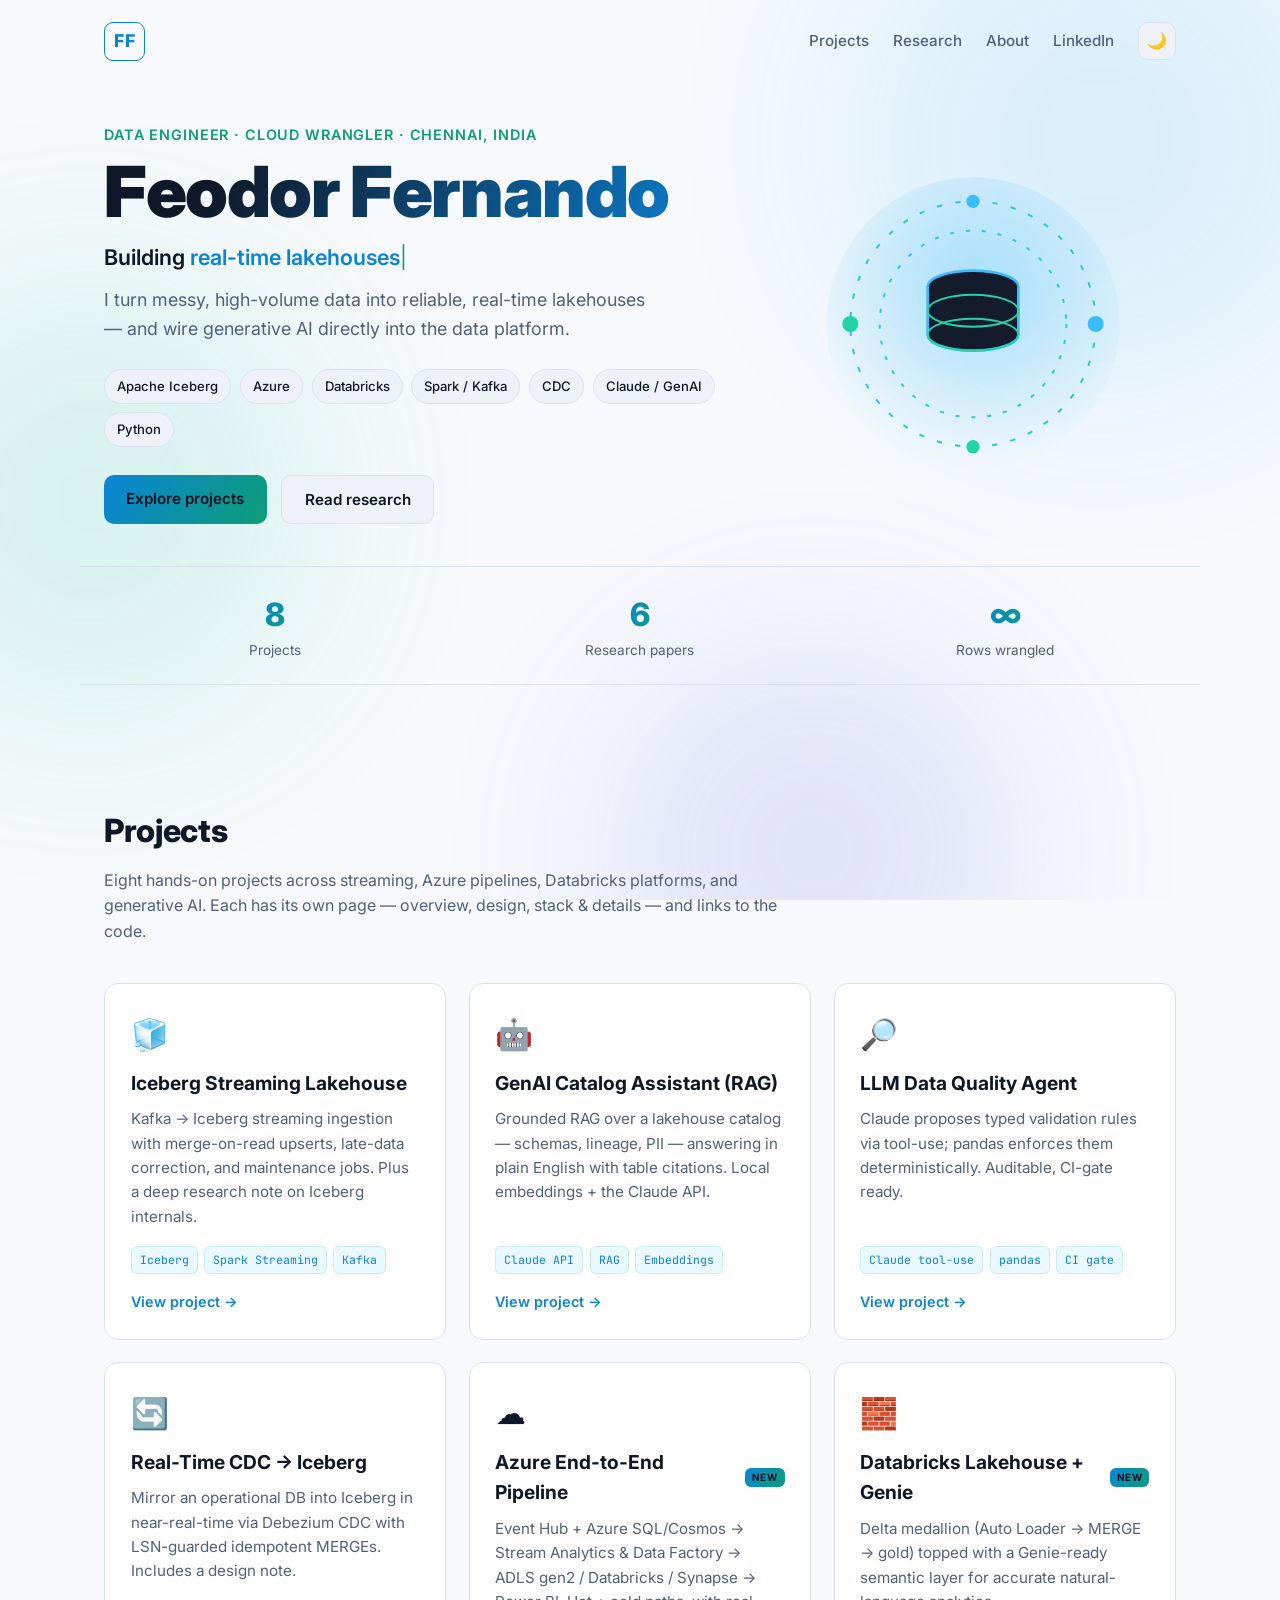
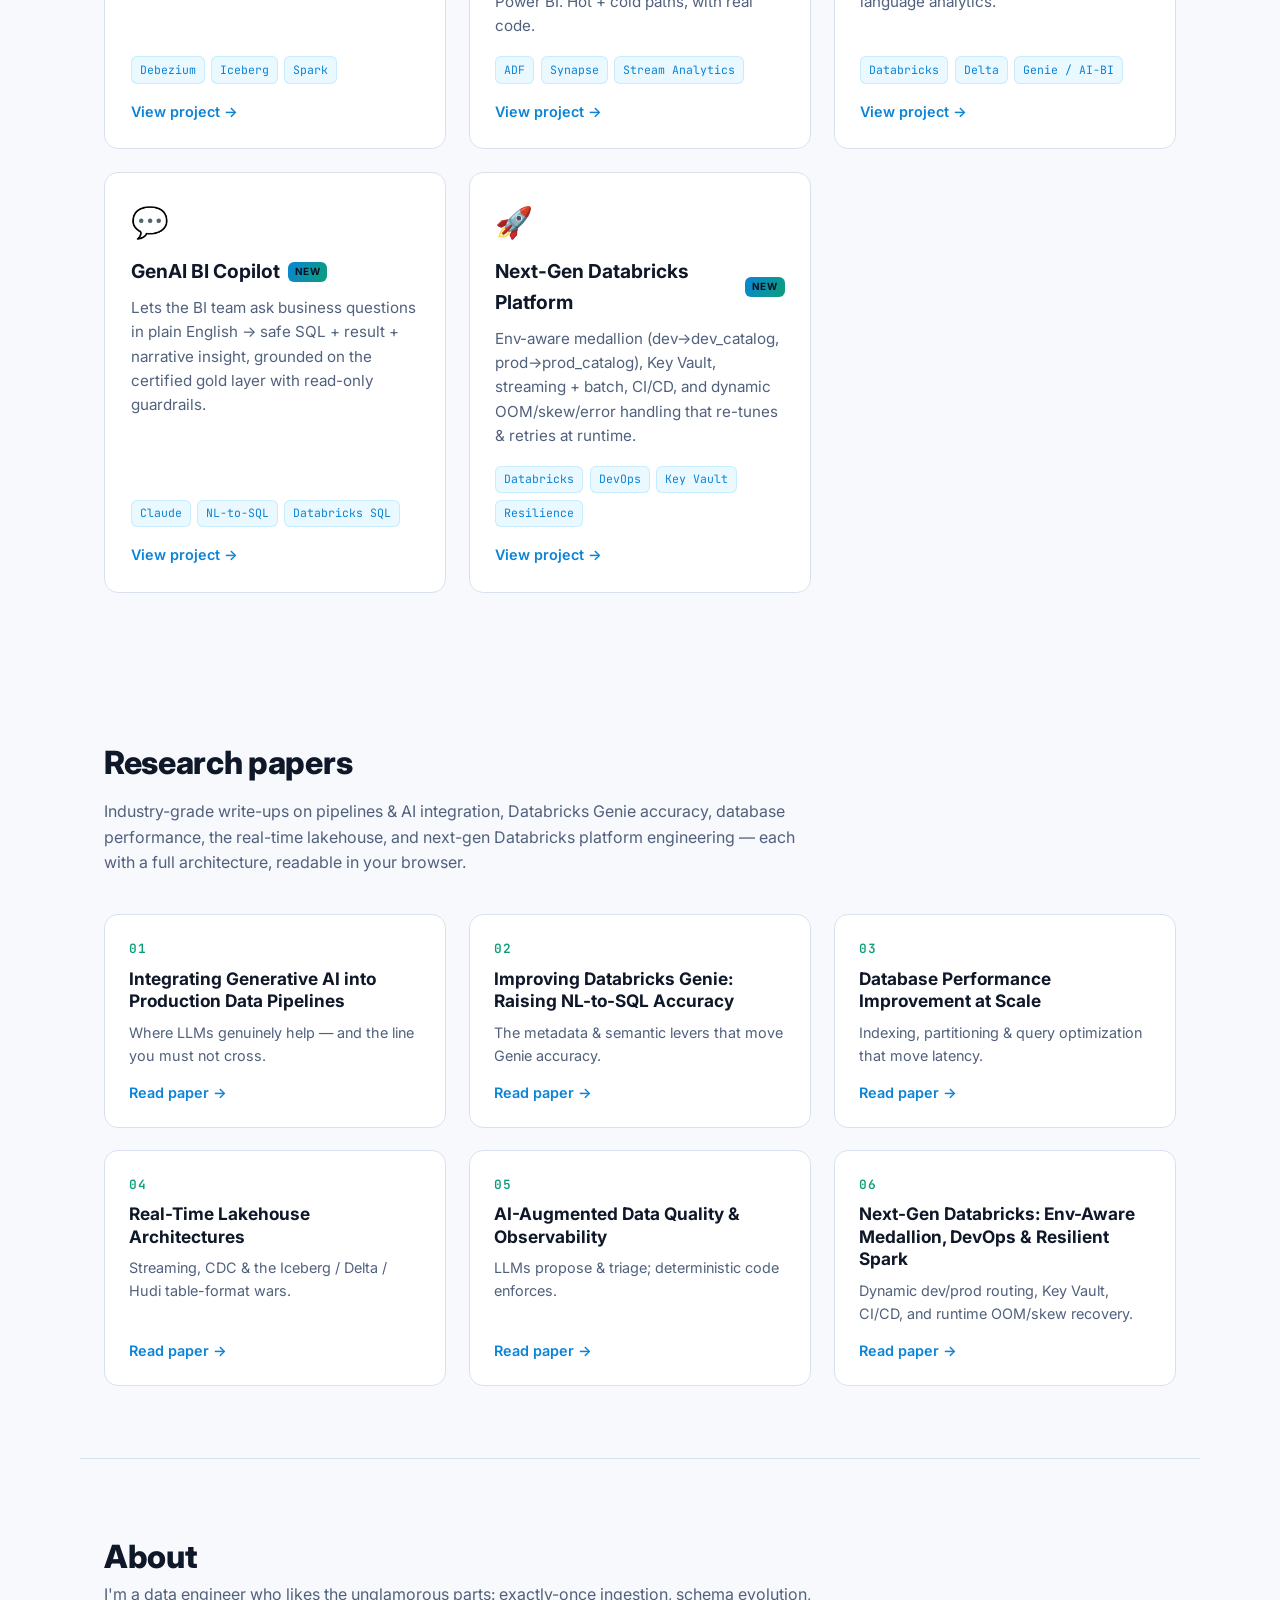
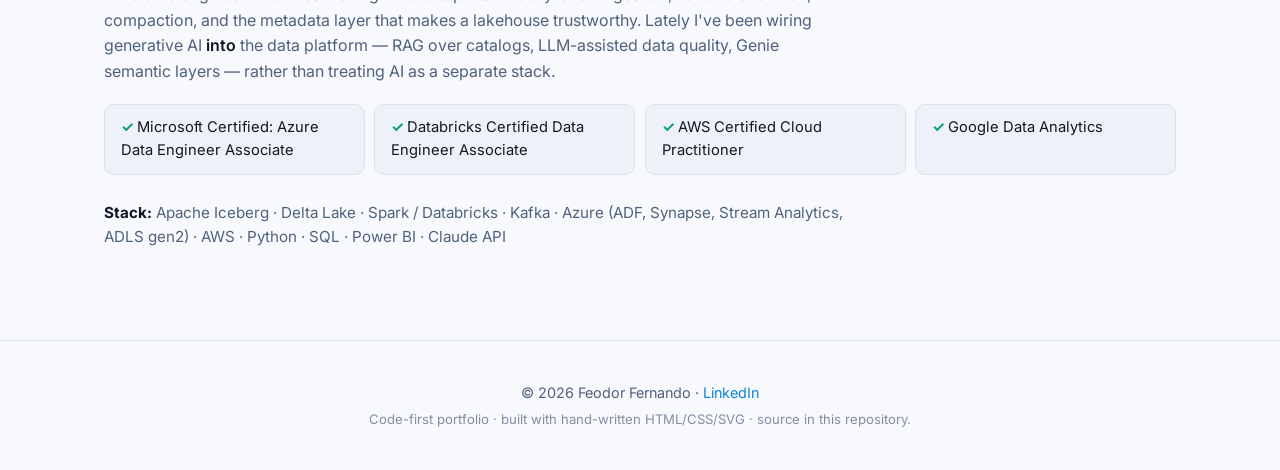
<file: index.html>
<!DOCTYPE html>
<html lang="en">
<head>
<script>
(function(){function a(t){document.documentElement.setAttribute('data-theme',t);}
var s;try{s=localStorage.getItem('theme');}catch(e){}
var m=window.matchMedia&&matchMedia('(prefers-color-scheme: light)').matches;
a(s||(m?'light':'dark'));
window.toggleTheme=function(){var c=document.documentElement.getAttribute('data-theme');var n=c==='light'?'dark':'light';a(n);try{localStorage.setItem('theme',n);}catch(e){}var b=document.getElementById('theme-toggle');if(b)b.textContent=n==='light'?'\u{1F319}':'\u2600\uFE0F';};
document.addEventListener('DOMContentLoaded',function(){var b=document.getElementById('theme-toggle');if(b)b.textContent=document.documentElement.getAttribute('data-theme')==='light'?'\u{1F319}':'\u2600\uFE0F';});
if(!s&&window.matchMedia){try{matchMedia('(prefers-color-scheme: light)').addEventListener('change',function(e){var n=e.matches?'light':'dark';a(n);var b=document.getElementById('theme-toggle');if(b)b.textContent=n==='light'?'\u{1F319}':'\u2600\uFE0F';});}catch(e){}}
})();
</script>
  <meta charset="UTF-8" />
  <meta name="viewport" content="width=device-width, initial-scale=1.0" />
  <title>Feodor Fernando — Data &amp; AI Engineer</title>
  <meta name="description" content="Portfolio of Feodor Fernando — Data Engineer &amp; Cloud Wrangler. Streaming lakehouses (Apache Iceberg), Azure data pipelines, Databricks, and generative AI for data platforms. 6 projects + 5 research papers." />
  <link rel="preconnect" href="https://fonts.googleapis.com" />
  <link rel="preconnect" href="https://fonts.gstatic.com" crossorigin />
  <link href="https://fonts.googleapis.com/css2?family=Inter:wght@400;500;600;700;800;900&family=JetBrains+Mono:wght@400;500&display=swap" rel="stylesheet" />
  <link rel="stylesheet" href="style.css" />
</head>
<body>
  <!-- animated aurora background -->
  <div class="aurora" aria-hidden="true"><span></span><span></span><span></span></div>

  <header class="hero">
    <nav class="nav">
      <span class="brand">FF</span>
      <div class="nav-links">
        <a href="#projects">Projects</a>
        <a href="#research">Research</a>
        <a href="#about">About</a>
        <a href="https://www.linkedin.com/in/feodorfernando/" target="_blank" rel="noopener">LinkedIn</a>
        <button id="theme-toggle" class="theme-btn" onclick="toggleTheme()" aria-label="Toggle light/dark theme">☀️</button>
      </div>
    </nav>

    <div class="hero-inner">
      <div class="hero-text">
        <p class="eyebrow fade-up">Data Engineer · Cloud Wrangler · Chennai, India</p>
        <h1 class="fade-up d1">Feodor Fernando</h1>
        <p class="typed-line fade-up d2">Building <span id="typed" class="accent"></span><span class="caret">|</span></p>
        <p class="tagline fade-up d3">
          I turn messy, high-volume data into reliable, real-time lakehouses — and wire
          generative AI directly into the data platform.
        </p>
        <div class="badges fade-up d4">
          <span>Apache Iceberg</span><span>Azure</span><span>Databricks</span>
          <span>Spark / Kafka</span><span>CDC</span><span>Claude / GenAI</span><span>Python</span>
        </div>
        <div class="cta fade-up d5">
          <a class="btn primary" href="#projects">Explore projects</a>
          <a class="btn" href="#research">Read research</a>
        </div>
      </div>

      <!-- animated data-engineer avatar (SVG, not a photo) -->
      <div class="hero-art fade-up d3" aria-hidden="true">
        <svg viewBox="0 0 240 240" xmlns="http://www.w3.org/2000/svg">
          <defs>
            <radialGradient id="halo" cx="50%" cy="40%" r="60%">
              <stop offset="0" stop-color="#38bdf8" stop-opacity=".35"/>
              <stop offset="1" stop-color="#38bdf8" stop-opacity="0"/>
            </radialGradient>
            <linearGradient id="ring" x1="0" y1="0" x2="1" y2="1">
              <stop offset="0" stop-color="#38bdf8"/><stop offset="1" stop-color="#22d3a6"/>
            </linearGradient>
          </defs>
          <circle cx="120" cy="120" r="110" fill="url(#halo)"/>
          <!-- orbit rings -->
          <circle class="orbit o1" cx="120" cy="120" r="92" fill="none" stroke="url(#ring)" stroke-width="1.5" stroke-dasharray="4 10"/>
          <circle class="orbit o2" cx="120" cy="120" r="70" fill="none" stroke="url(#ring)" stroke-width="1.5" stroke-dasharray="3 9"/>
          <!-- central database stack -->
          <g class="float">
            <ellipse cx="120" cy="92" rx="34" ry="12" fill="#141b2c" stroke="#38bdf8" stroke-width="2"/>
            <path d="M86 92 v36 a34 12 0 0 0 68 0 v-36" fill="#141b2c" stroke="#38bdf8" stroke-width="2"/>
            <ellipse cx="120" cy="110" rx="34" ry="12" fill="none" stroke="#22d3a6" stroke-width="1.5"/>
            <ellipse cx="120" cy="128" rx="34" ry="12" fill="none" stroke="#22d3a6" stroke-width="1.5"/>
          </g>
          <!-- orbiting data nodes -->
          <g class="spin">
            <circle cx="212" cy="120" r="6" fill="#38bdf8"/>
            <circle cx="28" cy="120" r="6" fill="#22d3a6"/>
            <circle cx="120" cy="28" r="5" fill="#38bdf8"/>
            <circle cx="120" cy="212" r="5" fill="#22d3a6"/>
          </g>
        </svg>
      </div>
    </div>

    <div class="stat-row fade-up d5">
      <div><strong>8</strong><span>Projects</span></div>
      <div><strong>6</strong><span>Research papers</span></div>
      <div><strong>∞</strong><span>Rows wrangled</span></div>
    </div>
  </header>

  <main>
    <!-- PROJECTS -->
    <section id="projects" class="section">
      <h2 class="section-title reveal">Projects</h2>
      <p class="section-sub reveal">Eight hands-on projects across streaming, Azure pipelines,
        Databricks platforms, and generative AI. Each has its own page — overview, design, stack &amp;
        details — and links to the code.</p>

      <div class="grid">
        <a class="card reveal" href="site/projects/iceberg-streaming.html">
          <div class="card-icon">🧊</div>
          <h3>Iceberg Streaming Lakehouse</h3>
          <p>Kafka → Iceberg streaming ingestion with merge-on-read upserts, late-data
            correction, and maintenance jobs. Plus a deep research note on Iceberg internals.</p>
          <div class="tags"><span>Iceberg</span><span>Spark Streaming</span><span>Kafka</span></div>
          <span class="card-go">View project →</span>
        </a>

        <a class="card reveal" href="site/projects/genai-rag.html">
          <div class="card-icon">🤖</div>
          <h3>GenAI Catalog Assistant (RAG)</h3>
          <p>Grounded RAG over a lakehouse catalog — schemas, lineage, PII — answering in plain
            English with table citations. Local embeddings + the Claude API.</p>
          <div class="tags"><span>Claude API</span><span>RAG</span><span>Embeddings</span></div>
          <span class="card-go">View project →</span>
        </a>

        <a class="card reveal" href="site/projects/llm-data-quality.html">
          <div class="card-icon">🔎</div>
          <h3>LLM Data Quality Agent</h3>
          <p>Claude proposes typed validation rules via tool-use; pandas enforces them
            deterministically. Auditable, CI-gate ready.</p>
          <div class="tags"><span>Claude tool-use</span><span>pandas</span><span>CI gate</span></div>
          <span class="card-go">View project →</span>
        </a>

        <a class="card reveal" href="site/projects/cdc-iceberg.html">
          <div class="card-icon">🔄</div>
          <h3>Real-Time CDC → Iceberg</h3>
          <p>Mirror an operational DB into Iceberg in near-real-time via Debezium CDC with
            LSN-guarded idempotent MERGEs. Includes a design note.</p>
          <div class="tags"><span>Debezium</span><span>Iceberg</span><span>Spark</span></div>
          <span class="card-go">View project →</span>
        </a>

        <a class="card reveal new" href="site/projects/azure-etl-pipeline.html">
          <div class="card-icon">☁️</div>
          <h3>Azure End-to-End Pipeline <span class="pill">New</span></h3>
          <p>Event Hub + Azure SQL/Cosmos → Stream Analytics &amp; Data Factory → ADLS gen2 /
            Databricks / Synapse → Power BI. Hot + cold paths, with real code.</p>
          <div class="tags"><span>ADF</span><span>Synapse</span><span>Stream Analytics</span></div>
          <span class="card-go">View project →</span>
        </a>

        <a class="card reveal new" href="site/projects/databricks-lakehouse-genie.html">
          <div class="card-icon">🧱</div>
          <h3>Databricks Lakehouse + Genie <span class="pill">New</span></h3>
          <p>Delta medallion (Auto Loader → MERGE → gold) topped with a Genie-ready semantic
            layer for accurate natural-language analytics.</p>
          <div class="tags"><span>Databricks</span><span>Delta</span><span>Genie / AI-BI</span></div>
          <span class="card-go">View project →</span>
        </a>

        <a class="card reveal new" href="site/projects/genai-bi-copilot.html">
          <div class="card-icon">💬</div>
          <h3>GenAI BI Copilot <span class="pill">New</span></h3>
          <p>Lets the BI team ask business questions in plain English → safe SQL + result +
            narrative insight, grounded on the certified gold layer with read-only guardrails.</p>
          <div class="tags"><span>Claude</span><span>NL-to-SQL</span><span>Databricks SQL</span></div>
          <span class="card-go">View project →</span>
        </a>

        <a class="card reveal new" href="site/projects/nextgen-databricks-platform.html">
          <div class="card-icon">🚀</div>
          <h3>Next-Gen Databricks Platform <span class="pill">New</span></h3>
          <p>Env-aware medallion (dev→dev_catalog, prod→prod_catalog), Key Vault, streaming +
            batch, CI/CD, and dynamic OOM/skew/error handling that re-tunes &amp; retries at runtime.</p>
          <div class="tags"><span>Databricks</span><span>DevOps</span><span>Key Vault</span><span>Resilience</span></div>
          <span class="card-go">View project →</span>
        </a>
      </div>
    </section>

    <!-- RESEARCH -->
    <section id="research" class="section">
      <h2 class="section-title reveal">Research papers</h2>
      <p class="section-sub reveal">Industry-grade write-ups on pipelines &amp; AI integration,
        Databricks Genie accuracy, database performance, the real-time lakehouse, and next-gen
        Databricks platform engineering — each with a full architecture, readable in your browser.</p>

      <div class="grid research-grid">
        <a class="paper reveal" href="site/research/ai-in-data-pipelines.html">
          <span class="paper-no">01</span>
          <h3>Integrating Generative AI into Production Data Pipelines</h3>
          <p>Where LLMs genuinely help — and the line you must not cross.</p>
          <span class="card-go">Read paper →</span>
        </a>
        <a class="paper reveal" href="site/research/databricks-genie-improvement.html">
          <span class="paper-no">02</span>
          <h3>Improving Databricks Genie: Raising NL-to-SQL Accuracy</h3>
          <p>The metadata &amp; semantic levers that move Genie accuracy.</p>
          <span class="card-go">Read paper →</span>
        </a>
        <a class="paper reveal" href="site/research/database-performance.html">
          <span class="paper-no">03</span>
          <h3>Database Performance Improvement at Scale</h3>
          <p>Indexing, partitioning &amp; query optimization that move latency.</p>
          <span class="card-go">Read paper →</span>
        </a>
        <a class="paper reveal" href="site/research/realtime-lakehouse.html">
          <span class="paper-no">04</span>
          <h3>Real-Time Lakehouse Architectures</h3>
          <p>Streaming, CDC &amp; the Iceberg / Delta / Hudi table-format wars.</p>
          <span class="card-go">Read paper →</span>
        </a>
        <a class="paper reveal" href="site/research/data-quality-ai.html">
          <span class="paper-no">05</span>
          <h3>AI-Augmented Data Quality &amp; Observability</h3>
          <p>LLMs propose &amp; triage; deterministic code enforces.</p>
          <span class="card-go">Read paper →</span>
        </a>
        <a class="paper reveal" href="site/research/nextgen-databricks-platform.html">
          <span class="paper-no">06</span>
          <h3>Next-Gen Databricks: Env-Aware Medallion, DevOps &amp; Resilient Spark</h3>
          <p>Dynamic dev/prod routing, Key Vault, CI/CD, and runtime OOM/skew recovery.</p>
          <span class="card-go">Read paper →</span>
        </a>
      </div>
    </section>

    <!-- ABOUT -->
    <section id="about" class="section about">
      <h2 class="section-title reveal">About</h2>
      <p class="reveal">
        I'm a data engineer who likes the unglamorous parts: exactly-once ingestion, schema
        evolution, compaction, and the metadata layer that makes a lakehouse trustworthy. Lately
        I've been wiring generative AI <em>into</em> the data platform — RAG over catalogs,
        LLM-assisted data quality, Genie semantic layers — rather than treating AI as a separate
        stack.
      </p>
      <ul class="creds reveal">
        <li>Microsoft Certified: Azure Data Engineer Associate</li>
        <li>Databricks Certified Data Engineer Associate</li>
        <li>AWS Certified Cloud Practitioner</li>
        <li>Google Data Analytics</li>
      </ul>
      <p class="stack reveal">
        <strong>Stack:</strong> Apache Iceberg · Delta Lake · Spark / Databricks · Kafka · Azure
        (ADF, Synapse, Stream Analytics, ADLS gen2) · AWS · Python · SQL · Power BI · Claude API
      </p>
    </section>
  </main>

  <footer class="footer">
    <p>© <span id="year">2026</span> Feodor Fernando ·
      <a href="https://www.linkedin.com/in/feodorfernando/" target="_blank" rel="noopener">LinkedIn</a>
    </p>
    <p class="muted">Code-first portfolio · built with hand-written HTML/CSS/SVG · source in this repository.</p>
  </footer>

  <script src="main.js"></script>
</body>
</html>
</file>
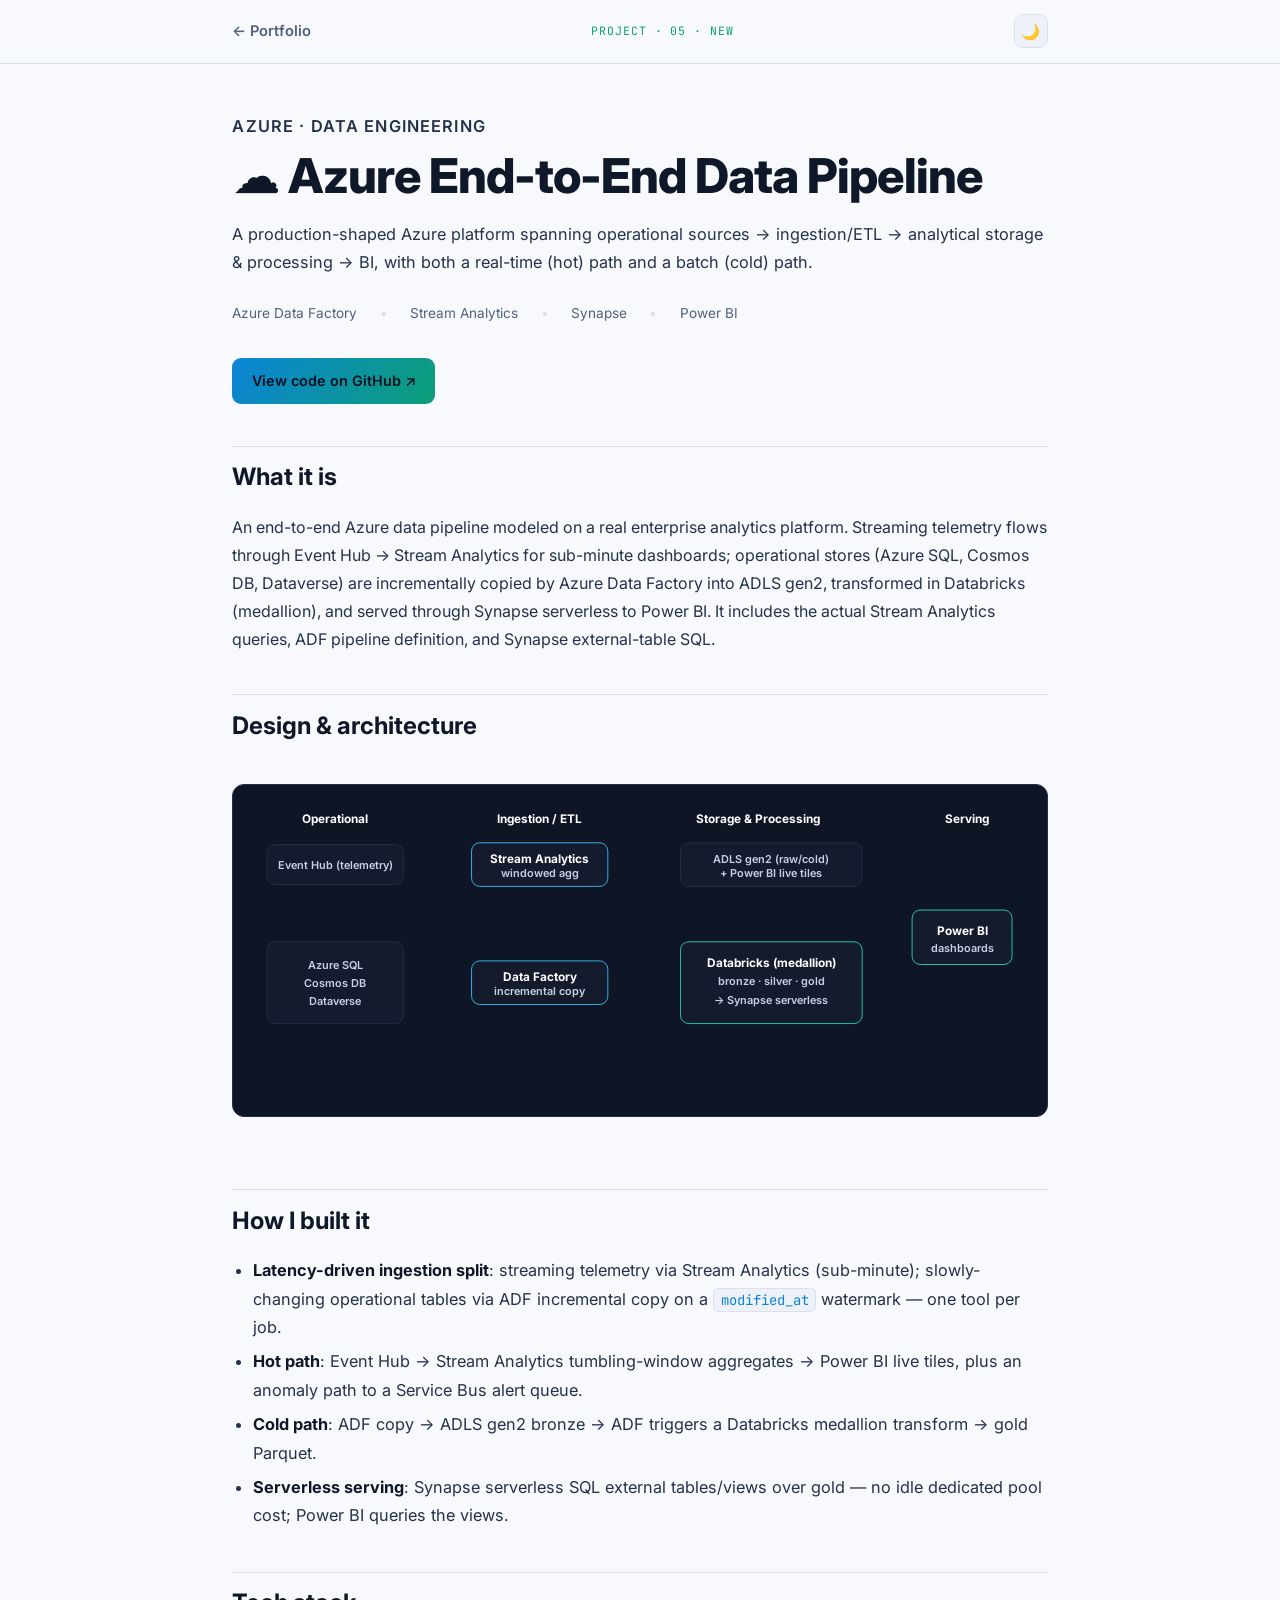
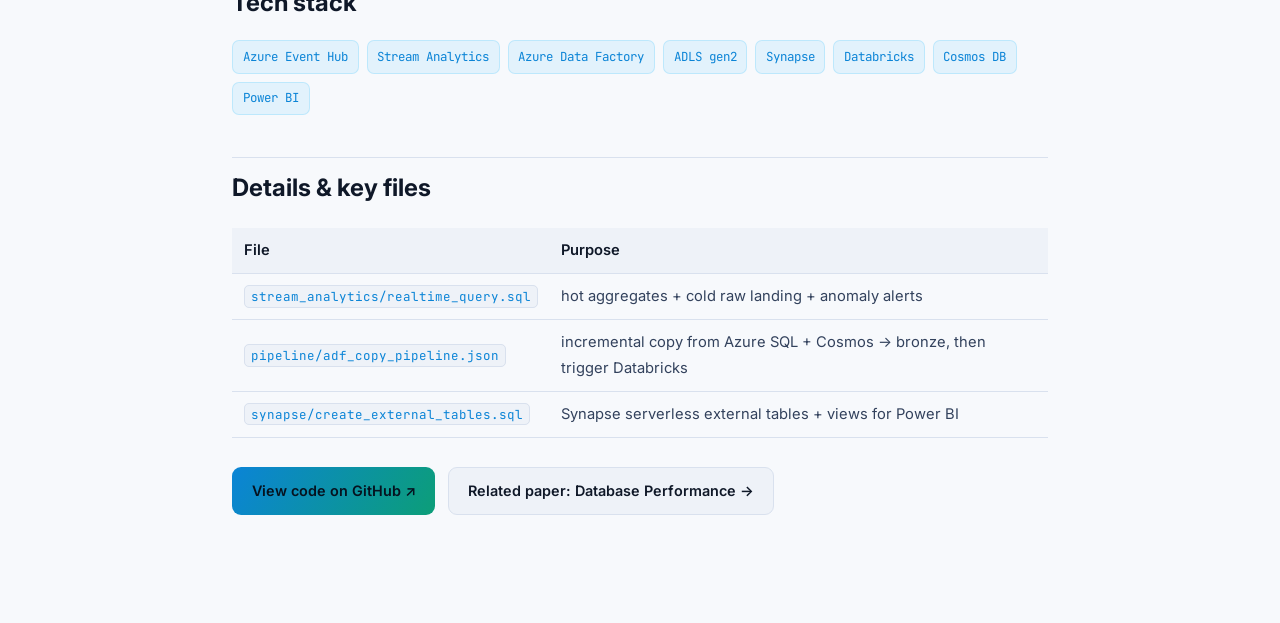
<file: site/projects/azure-etl-pipeline.html>
<!DOCTYPE html>
<html lang="en">
<head>
<script>
(function(){function a(t){document.documentElement.setAttribute('data-theme',t);}
var s;try{s=localStorage.getItem('theme');}catch(e){}
var m=window.matchMedia&&matchMedia('(prefers-color-scheme: light)').matches;
a(s||(m?'light':'dark'));
window.toggleTheme=function(){var c=document.documentElement.getAttribute('data-theme');var n=c==='light'?'dark':'light';a(n);try{localStorage.setItem('theme',n);}catch(e){}var b=document.getElementById('theme-toggle');if(b)b.textContent=n==='light'?'\u{1F319}':'\u2600\uFE0F';};
document.addEventListener('DOMContentLoaded',function(){var b=document.getElementById('theme-toggle');if(b)b.textContent=document.documentElement.getAttribute('data-theme')==='light'?'\u{1F319}':'\u2600\uFE0F';});
if(!s&&window.matchMedia){try{matchMedia('(prefers-color-scheme: light)').addEventListener('change',function(e){var n=e.matches?'light':'dark';a(n);var b=document.getElementById('theme-toggle');if(b)b.textContent=n==='light'?'\u{1F319}':'\u2600\uFE0F';});}catch(e){}}
})();
</script>
<meta charset="UTF-8" />
<meta name="viewport" content="width=device-width, initial-scale=1.0" />
<title>Azure End-to-End Data Pipeline — Feodor Fernando</title>
<meta name="description" content="A production-shaped Azure data platform: Event Hub, Stream Analytics, Data Factory, ADLS gen2, Synapse, Databricks, Power BI — hot and cold paths." />
<link rel="preconnect" href="https://fonts.googleapis.com" />
<link href="https://fonts.googleapis.com/css2?family=Inter:wght@400;500;600;700;800&family=JetBrains+Mono:wght@400;500&display=swap" rel="stylesheet" />
<link rel="stylesheet" href="../assets/site.css" />
</head>
<body>
<div class="topbar"><div class="topbar-inner">
  <a class="back" href="../../index.html">← Portfolio</a>
  <span class="kind">Project · 05 · New</span>
  <button id="theme-toggle" class="theme-btn" onclick="toggleTheme()" aria-label="Toggle light/dark theme">☀️</button>
</div></div>

<article class="wrap">
  <p class="eyebrow">Azure · Data Engineering</p>
  <h1>☁️ Azure End-to-End Data Pipeline</h1>
  <p class="lede">A production-shaped Azure platform spanning operational sources → ingestion/ETL
  → analytical storage &amp; processing → BI, with both a real-time (hot) path and a batch (cold)
  path.</p>
  <div class="meta">
    <span>Azure Data Factory</span><span class="dot">•</span><span>Stream Analytics</span><span class="dot">•</span>
    <span>Synapse</span><span class="dot">•</span><span>Power BI</span>
  </div>

  <div class="actions">
    <a class="btn primary" href="https://github.com/feodorfernando/feodor-portfolio/tree/main/projects/05-azure-etl-pipeline" target="_blank" rel="noopener">View code on GitHub ↗</a>
  </div>

  <section class="reveal">
  <h2>What it is</h2>
  <p>An end-to-end Azure data pipeline modeled on a real enterprise analytics platform. Streaming
  telemetry flows through Event Hub → Stream Analytics for sub-minute dashboards; operational
  stores (Azure SQL, Cosmos DB, Dataverse) are incrementally copied by Azure Data Factory into
  ADLS gen2, transformed in Databricks (medallion), and served through Synapse serverless to
  Power BI. It includes the actual Stream Analytics queries, ADF pipeline definition, and Synapse
  external-table SQL.</p>
  </section>

  <section class="reveal">
  <h2>Design &amp; architecture</h2>
  <svg class="diagram" viewBox="0 0 860 330" xmlns="http://www.w3.org/2000/svg" role="img" aria-label="Azure pipeline architecture">
    <defs><linearGradient id="ga" x1="0" y1="0" x2="1" y2="0">
      <stop offset="0" stop-color="#38bdf8"/><stop offset="1" stop-color="#22d3a6"/></linearGradient></defs>

    <!-- column headers -->
    <text x="95" y="24" text-anchor="middle" class="node-title">Operational</text>
    <text x="320" y="24" text-anchor="middle" class="node-title">Ingestion / ETL</text>
    <text x="560" y="24" text-anchor="middle" class="node-title">Storage &amp; Processing</text>
    <text x="790" y="24" text-anchor="middle" class="node-title">Serving</text>

    <!-- hot path -->
    <line class="flow" x1="170" y1="70" x2="245" y2="70" stroke="url(#ga)" stroke-width="3"/>
    <line class="flow" x1="395" y1="70" x2="475" y2="70" stroke="url(#ga)" stroke-width="3"/>
    <line class="flow" x1="675" y1="70" x2="730" y2="70" stroke="url(#ga)" stroke-width="3"/>
    <!-- cold path -->
    <line class="flow" x1="170" y1="200" x2="245" y2="200" stroke="url(#ga)" stroke-width="3"/>
    <line class="flow" x1="395" y1="200" x2="475" y2="200" stroke="url(#ga)" stroke-width="3"/>
    <line class="flow" x1="675" y1="200" x2="730" y2="200" stroke="url(#ga)" stroke-width="3"/>

    <!-- nodes: operational -->
    <g class="pulse"><rect x="20" y="48" width="150" height="44" rx="9" fill="#141b2c" stroke="#233048"/></g>
    <text x="95" y="75" text-anchor="middle" class="node-label">Event Hub (telemetry)</text>
    <rect x="20" y="155" width="150" height="90" rx="9" fill="#141b2c" stroke="#233048"/>
    <text x="95" y="185" text-anchor="middle" class="node-label">Azure SQL</text>
    <text x="95" y="205" text-anchor="middle" class="node-label">Cosmos DB</text>
    <text x="95" y="225" text-anchor="middle" class="node-label">Dataverse</text>

    <!-- ingestion -->
    <rect x="245" y="46" width="150" height="48" rx="9" fill="#141b2c" stroke="#38bdf8"/>
    <text x="320" y="68" text-anchor="middle" class="node-title">Stream Analytics</text>
    <text x="320" y="84" text-anchor="middle" class="node-label">windowed agg</text>
    <rect x="245" y="176" width="150" height="48" rx="9" fill="#141b2c" stroke="#38bdf8"/>
    <text x="320" y="198" text-anchor="middle" class="node-title">Data Factory</text>
    <text x="320" y="214" text-anchor="middle" class="node-label">incremental copy</text>

    <!-- storage -->
    <rect x="475" y="46" width="200" height="48" rx="9" fill="#141b2c" stroke="#233048"/>
    <text x="575" y="68" text-anchor="middle" class="node-label">ADLS gen2 (raw/cold)</text>
    <text x="575" y="84" text-anchor="middle" class="node-label">+ Power BI live tiles</text>
    <g class="pulse"><rect x="475" y="155" width="200" height="90" rx="9" fill="#141b2c" stroke="#22d3a6"/></g>
    <text x="575" y="183" text-anchor="middle" class="node-title">Databricks (medallion)</text>
    <text x="575" y="203" text-anchor="middle" class="node-label">bronze · silver · gold</text>
    <text x="575" y="223" text-anchor="middle" class="node-label">→ Synapse serverless</text>

    <!-- serving -->
    <g class="pulse"><rect x="730" y="120" width="110" height="60" rx="9" fill="#141b2c" stroke="#22d3a6"/></g>
    <text x="785" y="148" text-anchor="middle" class="node-title">Power BI</text>
    <text x="785" y="166" text-anchor="middle" class="node-label">dashboards</text>
    <line class="flow" x1="785" y1="92" x2="785" y2="120" stroke="url(#ga)" stroke-width="3"/>
    <line class="flow" x1="785" y1="200" x2="785" y2="180" stroke="url(#ga)" stroke-width="3"/>
  </svg>
  </section>

  <section class="reveal">
  <h2>How I built it</h2>
  <ul>
    <li><strong>Latency-driven ingestion split</strong>: streaming telemetry via Stream
    Analytics (sub-minute); slowly-changing operational tables via ADF incremental copy on a
    <code>modified_at</code> watermark — one tool per job.</li>
    <li><strong>Hot path</strong>: Event Hub → Stream Analytics tumbling-window aggregates →
    Power BI live tiles, plus an anomaly path to a Service Bus alert queue.</li>
    <li><strong>Cold path</strong>: ADF copy → ADLS gen2 bronze → ADF triggers a Databricks
    medallion transform → gold Parquet.</li>
    <li><strong>Serverless serving</strong>: Synapse serverless SQL external tables/views over
    gold — no idle dedicated pool cost; Power BI queries the views.</li>
  </ul>
  </section>

  <section class="reveal">
  <h2>Tech stack</h2>
  <div class="chips">
    <span>Azure Event Hub</span><span>Stream Analytics</span><span>Azure Data Factory</span>
    <span>ADLS gen2</span><span>Synapse</span><span>Databricks</span><span>Cosmos DB</span><span>Power BI</span>
  </div>
  </section>

  <section class="reveal">
  <h2>Details &amp; key files</h2>
  <table>
    <thead><tr><th>File</th><th>Purpose</th></tr></thead>
    <tbody>
      <tr><td><code>stream_analytics/realtime_query.sql</code></td><td>hot aggregates + cold raw landing + anomaly alerts</td></tr>
      <tr><td><code>pipeline/adf_copy_pipeline.json</code></td><td>incremental copy from Azure SQL + Cosmos → bronze, then trigger Databricks</td></tr>
      <tr><td><code>synapse/create_external_tables.sql</code></td><td>Synapse serverless external tables + views for Power BI</td></tr>
    </tbody>
  </table>
  </section>

  <div class="actions">
    <a class="btn primary" href="https://github.com/feodorfernando/feodor-portfolio/tree/main/projects/05-azure-etl-pipeline" target="_blank" rel="noopener">View code on GitHub ↗</a>
    <a class="btn" href="../research/database-performance.html">Related paper: Database Performance →</a>
  </div>
</article>
<script src="../assets/site.js"></script>
</body>
</html>
</file>
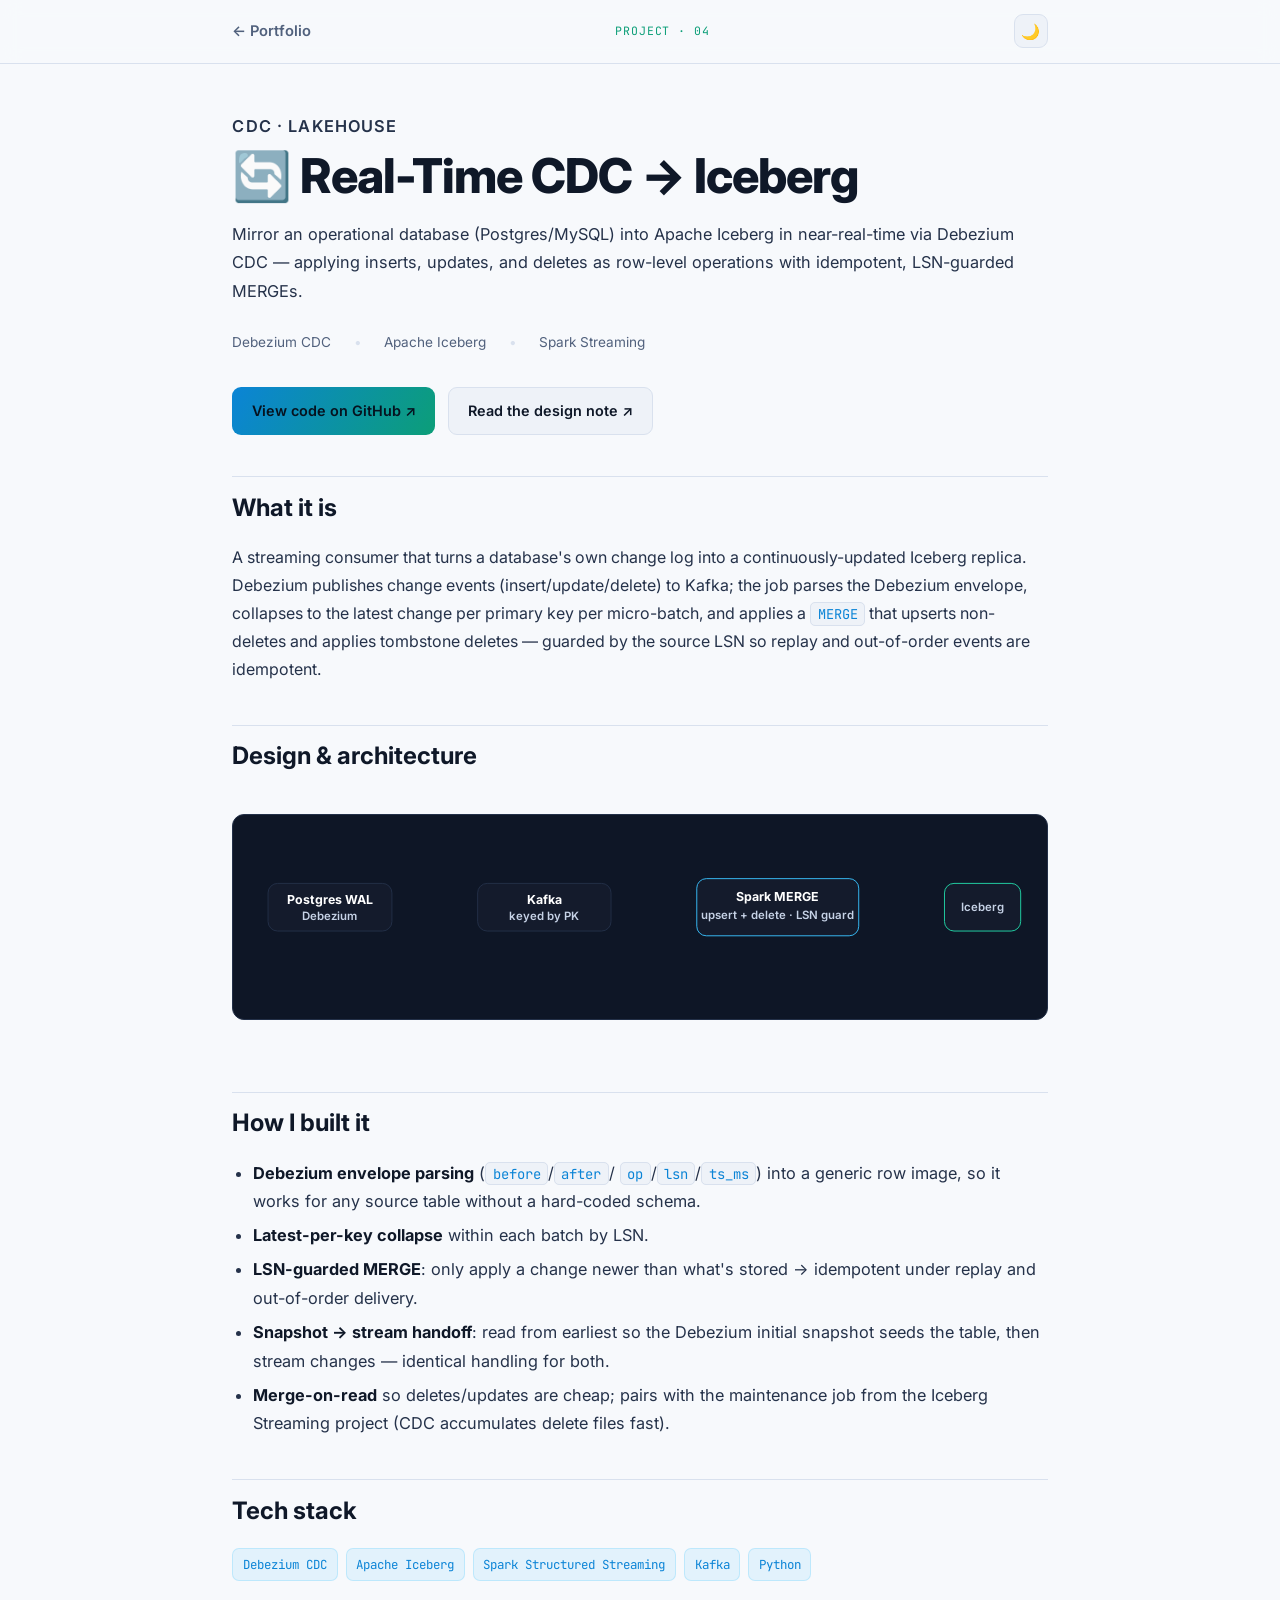
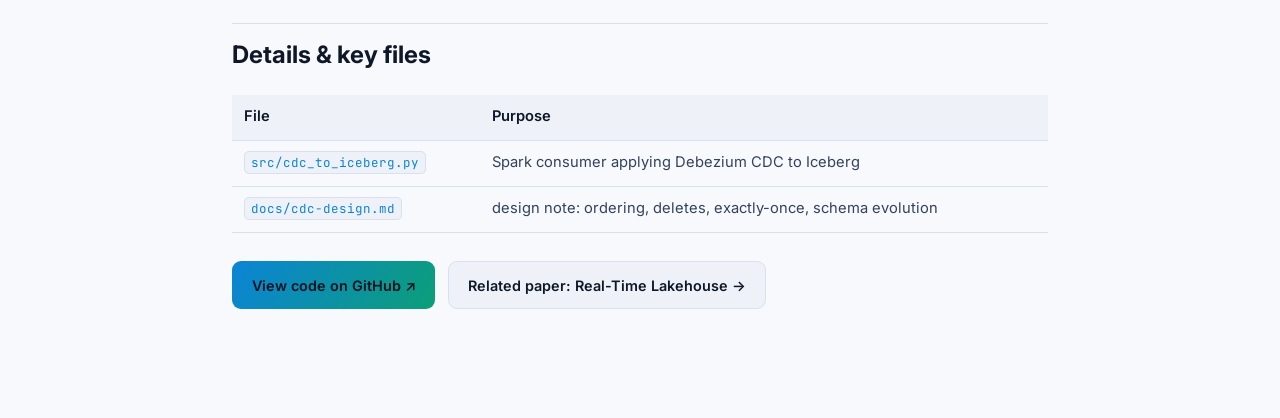
<file: site/projects/cdc-iceberg.html>
<!DOCTYPE html>
<html lang="en">
<head>
<script>
(function(){function a(t){document.documentElement.setAttribute('data-theme',t);}
var s;try{s=localStorage.getItem('theme');}catch(e){}
var m=window.matchMedia&&matchMedia('(prefers-color-scheme: light)').matches;
a(s||(m?'light':'dark'));
window.toggleTheme=function(){var c=document.documentElement.getAttribute('data-theme');var n=c==='light'?'dark':'light';a(n);try{localStorage.setItem('theme',n);}catch(e){}var b=document.getElementById('theme-toggle');if(b)b.textContent=n==='light'?'\u{1F319}':'\u2600\uFE0F';};
document.addEventListener('DOMContentLoaded',function(){var b=document.getElementById('theme-toggle');if(b)b.textContent=document.documentElement.getAttribute('data-theme')==='light'?'\u{1F319}':'\u2600\uFE0F';});
if(!s&&window.matchMedia){try{matchMedia('(prefers-color-scheme: light)').addEventListener('change',function(e){var n=e.matches?'light':'dark';a(n);var b=document.getElementById('theme-toggle');if(b)b.textContent=n==='light'?'\u{1F319}':'\u2600\uFE0F';});}catch(e){}}
})();
</script>
<meta charset="UTF-8" />
<meta name="viewport" content="width=device-width, initial-scale=1.0" />
<title>Real-Time CDC → Iceberg — Feodor Fernando</title>
<meta name="description" content="Mirror an operational database into Apache Iceberg in near-real-time using Debezium CDC with idempotent, LSN-guarded MERGEs." />
<link rel="preconnect" href="https://fonts.googleapis.com" />
<link href="https://fonts.googleapis.com/css2?family=Inter:wght@400;500;600;700;800&family=JetBrains+Mono:wght@400;500&display=swap" rel="stylesheet" />
<link rel="stylesheet" href="../assets/site.css" />
</head>
<body>
<div class="topbar"><div class="topbar-inner">
  <a class="back" href="../../index.html">← Portfolio</a>
  <span class="kind">Project · 04</span>
  <button id="theme-toggle" class="theme-btn" onclick="toggleTheme()" aria-label="Toggle light/dark theme">☀️</button>
</div></div>

<article class="wrap">
  <p class="eyebrow">CDC · Lakehouse</p>
  <h1>🔄 Real-Time CDC → Iceberg</h1>
  <p class="lede">Mirror an operational database (Postgres/MySQL) into Apache Iceberg in
  near-real-time via Debezium CDC — applying inserts, updates, and deletes as row-level
  operations with idempotent, LSN-guarded MERGEs.</p>
  <div class="meta">
    <span>Debezium CDC</span><span class="dot">•</span><span>Apache Iceberg</span><span class="dot">•</span>
    <span>Spark Streaming</span>
  </div>

  <div class="actions">
    <a class="btn primary" href="https://github.com/feodorfernando/feodor-portfolio/tree/main/projects/04-realtime-cdc-iceberg" target="_blank" rel="noopener">View code on GitHub ↗</a>
    <a class="btn" href="https://github.com/feodorfernando/feodor-portfolio/blob/main/projects/04-realtime-cdc-iceberg/docs/cdc-design.md" target="_blank" rel="noopener">Read the design note ↗</a>
  </div>

  <section class="reveal">
  <h2>What it is</h2>
  <p>A streaming consumer that turns a database's own change log into a continuously-updated
  Iceberg replica. Debezium publishes change events (insert/update/delete) to Kafka; the job
  parses the Debezium envelope, collapses to the latest change per primary key per micro-batch,
  and applies a <code>MERGE</code> that upserts non-deletes and applies tombstone deletes —
  guarded by the source LSN so replay and out-of-order events are idempotent.</p>
  </section>

  <section class="reveal">
  <h2>Design &amp; architecture</h2>
  <svg class="diagram" viewBox="0 0 820 180" xmlns="http://www.w3.org/2000/svg" role="img" aria-label="CDC architecture">
    <defs><linearGradient id="g4" x1="0" y1="0" x2="1" y2="0">
      <stop offset="0" stop-color="#38bdf8"/><stop offset="1" stop-color="#22d3a6"/></linearGradient></defs>
    <line class="flow" x1="150" y1="80" x2="240" y2="80" stroke="url(#g4)" stroke-width="3"/>
    <line class="flow" x1="380" y1="80" x2="470" y2="80" stroke="url(#g4)" stroke-width="3"/>
    <line class="flow" x1="640" y1="80" x2="730" y2="80" stroke="url(#g4)" stroke-width="3"/>

    <g class="pulse"><rect x="20" y="55" width="130" height="50" rx="10" fill="#141b2c" stroke="#233048"/></g>
    <text x="85" y="77" text-anchor="middle" class="node-title">Postgres WAL</text>
    <text x="85" y="93" text-anchor="middle" class="node-label">Debezium</text>

    <rect x="240" y="55" width="140" height="50" rx="10" fill="#141b2c" stroke="#233048"/>
    <text x="310" y="77" text-anchor="middle" class="node-title">Kafka</text>
    <text x="310" y="93" text-anchor="middle" class="node-label">keyed by PK</text>

    <rect x="470" y="50" width="170" height="60" rx="10" fill="#141b2c" stroke="#38bdf8"/>
    <text x="555" y="74" text-anchor="middle" class="node-title">Spark MERGE</text>
    <text x="555" y="92" text-anchor="middle" class="node-label">upsert + delete · LSN guard</text>

    <g class="pulse"><rect x="730" y="55" width="80" height="50" rx="10" fill="#141b2c" stroke="#22d3a6"/></g>
    <text x="770" y="84" text-anchor="middle" class="node-label">Iceberg</text>
  </svg>
  </section>

  <section class="reveal">
  <h2>How I built it</h2>
  <ul>
    <li><strong>Debezium envelope parsing</strong> (<code>before</code>/<code>after</code>/
    <code>op</code>/<code>lsn</code>/<code>ts_ms</code>) into a generic row image, so it works
    for any source table without a hard-coded schema.</li>
    <li><strong>Latest-per-key collapse</strong> within each batch by LSN.</li>
    <li><strong>LSN-guarded MERGE</strong>: only apply a change newer than what's stored →
    idempotent under replay and out-of-order delivery.</li>
    <li><strong>Snapshot → stream handoff</strong>: read from earliest so the Debezium initial
    snapshot seeds the table, then stream changes — identical handling for both.</li>
    <li><strong>Merge-on-read</strong> so deletes/updates are cheap; pairs with the maintenance
    job from the Iceberg Streaming project (CDC accumulates delete files fast).</li>
  </ul>
  </section>

  <section class="reveal">
  <h2>Tech stack</h2>
  <div class="chips">
    <span>Debezium CDC</span><span>Apache Iceberg</span><span>Spark Structured Streaming</span>
    <span>Kafka</span><span>Python</span>
  </div>
  </section>

  <section class="reveal">
  <h2>Details &amp; key files</h2>
  <table>
    <thead><tr><th>File</th><th>Purpose</th></tr></thead>
    <tbody>
      <tr><td><code>src/cdc_to_iceberg.py</code></td><td>Spark consumer applying Debezium CDC to Iceberg</td></tr>
      <tr><td><code>docs/cdc-design.md</code></td><td>design note: ordering, deletes, exactly-once, schema evolution</td></tr>
    </tbody>
  </table>
  </section>

  <div class="actions">
    <a class="btn primary" href="https://github.com/feodorfernando/feodor-portfolio/tree/main/projects/04-realtime-cdc-iceberg" target="_blank" rel="noopener">View code on GitHub ↗</a>
    <a class="btn" href="../research/realtime-lakehouse.html">Related paper: Real-Time Lakehouse →</a>
  </div>
</article>
<script src="../assets/site.js"></script>
</body>
</html>
</file>
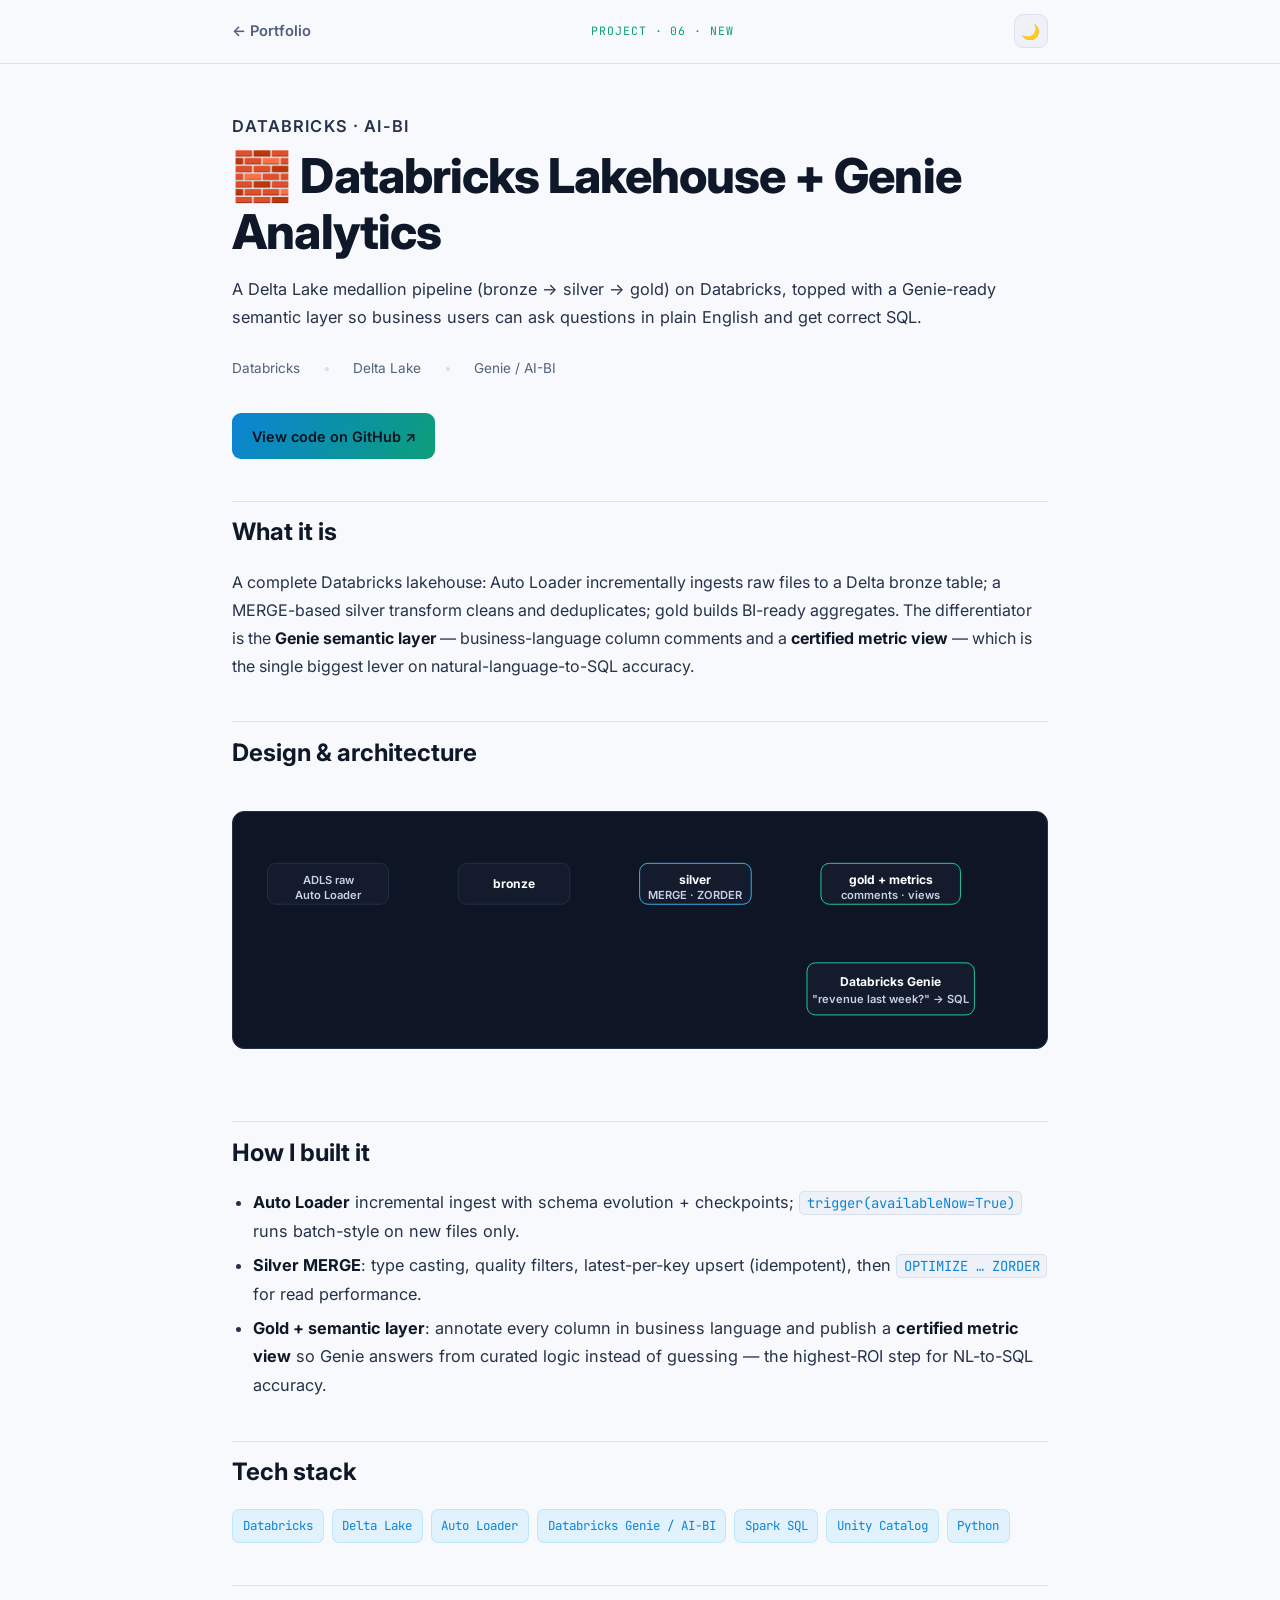
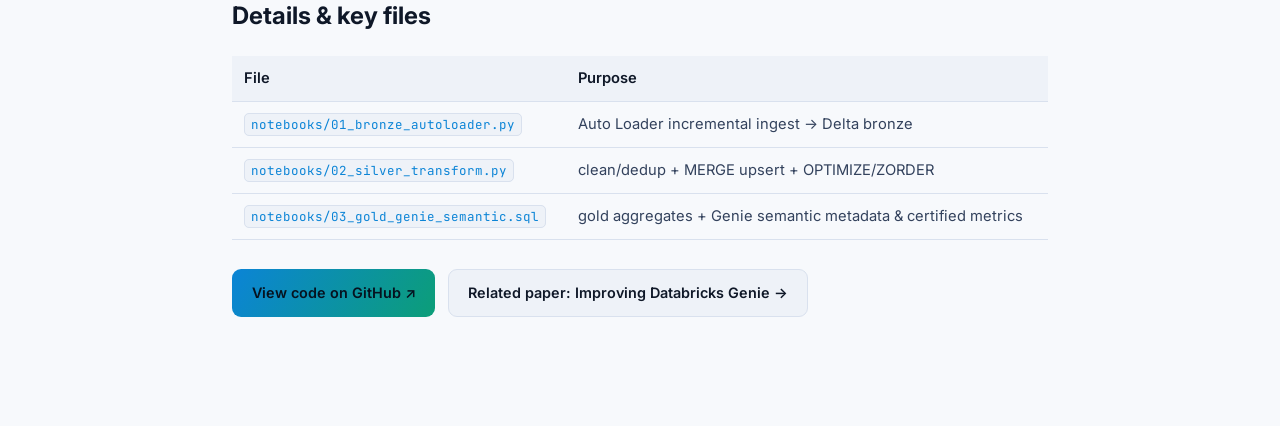
<file: site/projects/databricks-lakehouse-genie.html>
<!DOCTYPE html>
<html lang="en">
<head>
<script>
(function(){function a(t){document.documentElement.setAttribute('data-theme',t);}
var s;try{s=localStorage.getItem('theme');}catch(e){}
var m=window.matchMedia&&matchMedia('(prefers-color-scheme: light)').matches;
a(s||(m?'light':'dark'));
window.toggleTheme=function(){var c=document.documentElement.getAttribute('data-theme');var n=c==='light'?'dark':'light';a(n);try{localStorage.setItem('theme',n);}catch(e){}var b=document.getElementById('theme-toggle');if(b)b.textContent=n==='light'?'\u{1F319}':'\u2600\uFE0F';};
document.addEventListener('DOMContentLoaded',function(){var b=document.getElementById('theme-toggle');if(b)b.textContent=document.documentElement.getAttribute('data-theme')==='light'?'\u{1F319}':'\u2600\uFE0F';});
if(!s&&window.matchMedia){try{matchMedia('(prefers-color-scheme: light)').addEventListener('change',function(e){var n=e.matches?'light':'dark';a(n);var b=document.getElementById('theme-toggle');if(b)b.textContent=n==='light'?'\u{1F319}':'\u2600\uFE0F';});}catch(e){}}
})();
</script>
<meta charset="UTF-8" />
<meta name="viewport" content="width=device-width, initial-scale=1.0" />
<title>Databricks Lakehouse + Genie — Feodor Fernando</title>
<meta name="description" content="A Delta Lake medallion pipeline on Databricks topped with a Genie-ready semantic layer for accurate natural-language analytics." />
<link rel="preconnect" href="https://fonts.googleapis.com" />
<link href="https://fonts.googleapis.com/css2?family=Inter:wght@400;500;600;700;800&family=JetBrains+Mono:wght@400;500&display=swap" rel="stylesheet" />
<link rel="stylesheet" href="../assets/site.css" />
</head>
<body>
<div class="topbar"><div class="topbar-inner">
  <a class="back" href="../../index.html">← Portfolio</a>
  <span class="kind">Project · 06 · New</span>
  <button id="theme-toggle" class="theme-btn" onclick="toggleTheme()" aria-label="Toggle light/dark theme">☀️</button>
</div></div>

<article class="wrap">
  <p class="eyebrow">Databricks · AI-BI</p>
  <h1>🧱 Databricks Lakehouse + Genie Analytics</h1>
  <p class="lede">A Delta Lake medallion pipeline (bronze → silver → gold) on Databricks, topped
  with a Genie-ready semantic layer so business users can ask questions in plain English and get
  correct SQL.</p>
  <div class="meta">
    <span>Databricks</span><span class="dot">•</span><span>Delta Lake</span><span class="dot">•</span>
    <span>Genie / AI-BI</span>
  </div>

  <div class="actions">
    <a class="btn primary" href="https://github.com/feodorfernando/feodor-portfolio/tree/main/projects/06-databricks-lakehouse-genie" target="_blank" rel="noopener">View code on GitHub ↗</a>
  </div>

  <section class="reveal">
  <h2>What it is</h2>
  <p>A complete Databricks lakehouse: Auto Loader incrementally ingests raw files to a Delta
  bronze table; a MERGE-based silver transform cleans and deduplicates; gold builds BI-ready
  aggregates. The differentiator is the <strong>Genie semantic layer</strong> — business-language
  column comments and a <strong>certified metric view</strong> — which is the single biggest lever
  on natural-language-to-SQL accuracy.</p>
  </section>

  <section class="reveal">
  <h2>Design &amp; architecture</h2>
  <svg class="diagram" viewBox="0 0 840 220" xmlns="http://www.w3.org/2000/svg" role="img" aria-label="Databricks medallion + Genie">
    <defs><linearGradient id="gd" x1="0" y1="0" x2="1" y2="0">
      <stop offset="0" stop-color="#38bdf8"/><stop offset="1" stop-color="#22d3a6"/></linearGradient></defs>
    <line class="flow" x1="150" y1="60" x2="225" y2="60" stroke="url(#gd)" stroke-width="3"/>
    <line class="flow" x1="345" y1="60" x2="420" y2="60" stroke="url(#gd)" stroke-width="3"/>
    <line class="flow" x1="540" y1="60" x2="615" y2="60" stroke="url(#gd)" stroke-width="3"/>
    <line class="flow" x1="690" y1="85" x2="690" y2="145" stroke="url(#gd)" stroke-width="3"/>

    <rect x="20" y="38" width="130" height="44" rx="9" fill="#141b2c" stroke="#233048"/>
    <text x="85" y="60" text-anchor="middle" class="node-label">ADLS raw</text>
    <text x="85" y="76" text-anchor="middle" class="node-label">Auto Loader</text>

    <rect x="225" y="38" width="120" height="44" rx="9" fill="#141b2c" stroke="#233048"/>
    <text x="285" y="65" text-anchor="middle" class="node-title">bronze</text>

    <rect x="420" y="38" width="120" height="44" rx="9" fill="#141b2c" stroke="#38bdf8"/>
    <text x="480" y="60" text-anchor="middle" class="node-title">silver</text>
    <text x="480" y="76" text-anchor="middle" class="node-label">MERGE · ZORDER</text>

    <rect x="615" y="38" width="150" height="44" rx="9" fill="#141b2c" stroke="#22d3a6"/>
    <text x="690" y="60" text-anchor="middle" class="node-title">gold + metrics</text>
    <text x="690" y="76" text-anchor="middle" class="node-label">comments · views</text>

    <g class="pulse"><rect x="600" y="145" width="180" height="56" rx="9" fill="#141b2c" stroke="#22d3a6"/></g>
    <text x="690" y="170" text-anchor="middle" class="node-title">Databricks Genie</text>
    <text x="690" y="188" text-anchor="middle" class="node-label">"revenue last week?" → SQL</text>
  </svg>
  </section>

  <section class="reveal">
  <h2>How I built it</h2>
  <ul>
    <li><strong>Auto Loader</strong> incremental ingest with schema evolution + checkpoints;
    <code>trigger(availableNow=True)</code> runs batch-style on new files only.</li>
    <li><strong>Silver MERGE</strong>: type casting, quality filters, latest-per-key upsert
    (idempotent), then <code>OPTIMIZE … ZORDER</code> for read performance.</li>
    <li><strong>Gold + semantic layer</strong>: annotate every column in business language and
    publish a <strong>certified metric view</strong> so Genie answers from curated logic instead
    of guessing — the highest-ROI step for NL-to-SQL accuracy.</li>
  </ul>
  </section>

  <section class="reveal">
  <h2>Tech stack</h2>
  <div class="chips">
    <span>Databricks</span><span>Delta Lake</span><span>Auto Loader</span>
    <span>Databricks Genie / AI-BI</span><span>Spark SQL</span><span>Unity Catalog</span><span>Python</span>
  </div>
  </section>

  <section class="reveal">
  <h2>Details &amp; key files</h2>
  <table>
    <thead><tr><th>File</th><th>Purpose</th></tr></thead>
    <tbody>
      <tr><td><code>notebooks/01_bronze_autoloader.py</code></td><td>Auto Loader incremental ingest → Delta bronze</td></tr>
      <tr><td><code>notebooks/02_silver_transform.py</code></td><td>clean/dedup + MERGE upsert + OPTIMIZE/ZORDER</td></tr>
      <tr><td><code>notebooks/03_gold_genie_semantic.sql</code></td><td>gold aggregates + Genie semantic metadata &amp; certified metrics</td></tr>
    </tbody>
  </table>
  </section>

  <div class="actions">
    <a class="btn primary" href="https://github.com/feodorfernando/feodor-portfolio/tree/main/projects/06-databricks-lakehouse-genie" target="_blank" rel="noopener">View code on GitHub ↗</a>
    <a class="btn" href="../research/databricks-genie-improvement.html">Related paper: Improving Databricks Genie →</a>
  </div>
</article>
<script src="../assets/site.js"></script>
</body>
</html>
</file>
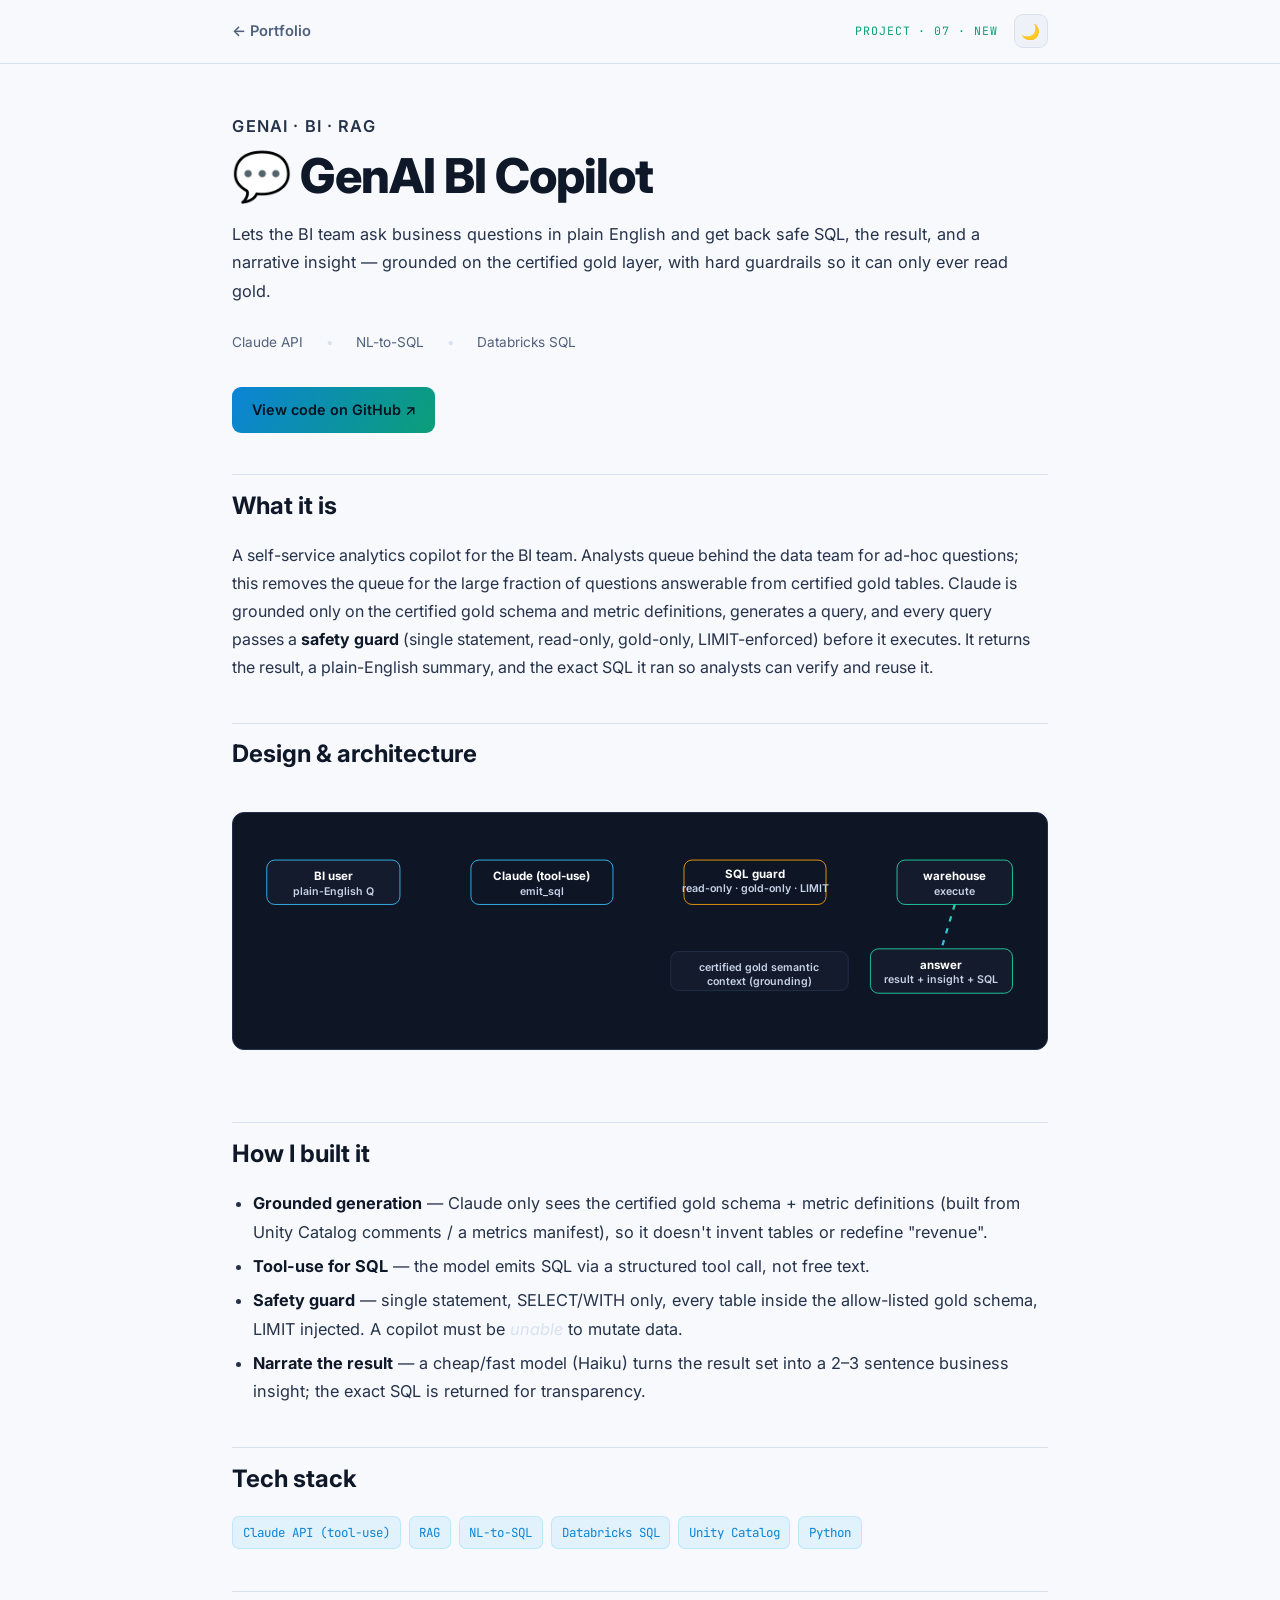
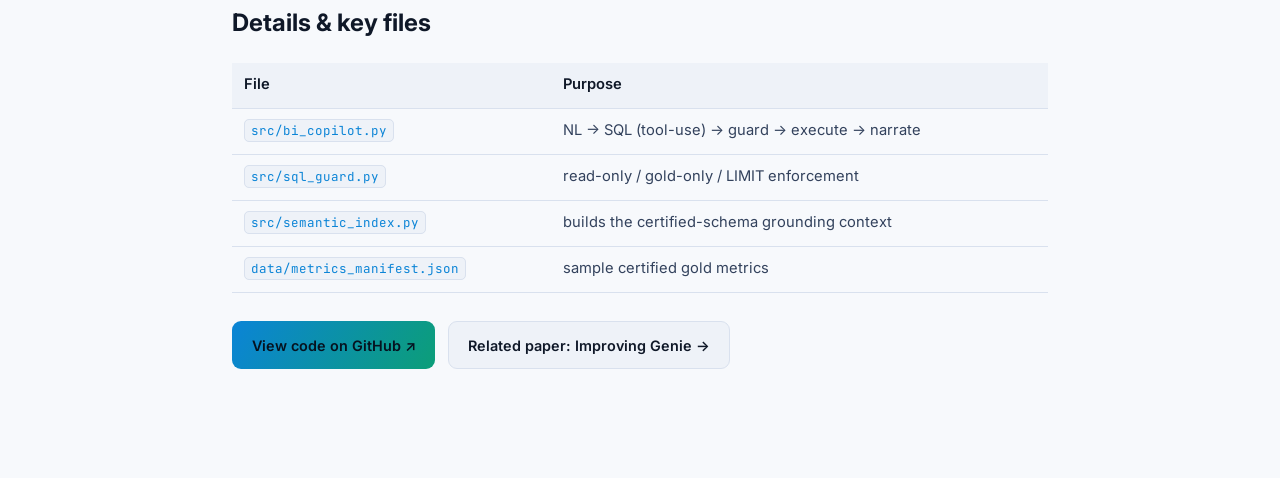
<file: site/projects/genai-bi-copilot.html>
<!DOCTYPE html>
<html lang="en">
<head>
<script>
(function(){function a(t){document.documentElement.setAttribute('data-theme',t);}
var s;try{s=localStorage.getItem('theme');}catch(e){}
var m=window.matchMedia&&matchMedia('(prefers-color-scheme: light)').matches;
a(s||(m?'light':'dark'));
window.toggleTheme=function(){var c=document.documentElement.getAttribute('data-theme');var n=c==='light'?'dark':'light';a(n);try{localStorage.setItem('theme',n);}catch(e){}var b=document.getElementById('theme-toggle');if(b)b.textContent=n==='light'?'\u{1F319}':'☀️';};
document.addEventListener('DOMContentLoaded',function(){var b=document.getElementById('theme-toggle');if(b)b.textContent=document.documentElement.getAttribute('data-theme')==='light'?'\u{1F319}':'☀️';});
if(!s&&window.matchMedia){try{matchMedia('(prefers-color-scheme: light)').addEventListener('change',function(e){var n=e.matches?'light':'dark';a(n);var b=document.getElementById('theme-toggle');if(b)b.textContent=n==='light'?'\u{1F319}':'☀️';});}catch(e){}}
})();
</script>
<meta charset="UTF-8" />
<meta name="viewport" content="width=device-width, initial-scale=1.0" />
<title>GenAI BI Copilot — Feodor Fernando</title>
<meta name="description" content="A RAG + LLM analytics copilot that lets the BI team ask business questions in plain English and get safe SQL, results, and narrative insight over the certified gold layer." />
<link rel="preconnect" href="https://fonts.googleapis.com" />
<link href="https://fonts.googleapis.com/css2?family=Inter:wght@400;500;600;700;800&family=JetBrains+Mono:wght@400;500&display=swap" rel="stylesheet" />
<link rel="stylesheet" href="../assets/site.css" />
</head>
<body>
<div class="topbar"><div class="topbar-inner">
  <a class="back" href="../../index.html">← Portfolio</a>
  <div class="topbar-right">
    <span class="kind">Project · 07 · New</span>
    <button id="theme-toggle" class="theme-btn" onclick="toggleTheme()" aria-label="Toggle light/dark theme">☀️</button>
  </div>
</div></div>

<article class="wrap">
  <p class="eyebrow">GenAI · BI · RAG</p>
  <h1>💬 GenAI BI Copilot</h1>
  <p class="lede">Lets the BI team ask business questions in plain English and get back safe SQL,
  the result, and a narrative insight — grounded on the certified gold layer, with hard
  guardrails so it can only ever read gold.</p>
  <div class="meta">
    <span>Claude API</span><span class="dot">•</span><span>NL-to-SQL</span><span class="dot">•</span>
    <span>Databricks SQL</span>
  </div>

  <div class="actions">
    <a class="btn primary" href="https://github.com/feodorfernando/feodor-portfolio/tree/main/projects/07-genai-bi-copilot" target="_blank" rel="noopener">View code on GitHub ↗</a>
  </div>

  <section class="reveal">
  <h2>What it is</h2>
  <p>A self-service analytics copilot for the BI team. Analysts queue behind the data team for
  ad-hoc questions; this removes the queue for the large fraction of questions answerable from
  certified gold tables. Claude is grounded only on the certified gold schema and metric
  definitions, generates a query, and every query passes a <strong>safety guard</strong> (single
  statement, read-only, gold-only, LIMIT-enforced) before it executes. It returns the result, a
  plain-English summary, and the exact SQL it ran so analysts can verify and reuse it.</p>
  </section>

  <section class="reveal">
  <h2>Design &amp; architecture</h2>
  <svg class="diagram" viewBox="0 0 880 230" xmlns="http://www.w3.org/2000/svg" role="img" aria-label="BI copilot architecture">
    <defs><linearGradient id="f" x1="0" y1="0" x2="1" y2="0"><stop offset="0" stop-color="#38bdf8"/><stop offset="1" stop-color="#22d3a6"/></linearGradient></defs>
    <line class="flow" x1="170" y1="60" x2="250" y2="60" stroke="url(#f)" stroke-width="3"/>
    <line class="flow" x1="410" y1="60" x2="490" y2="60" stroke="url(#f)" stroke-width="3"/>
    <line class="flow" x1="650" y1="60" x2="730" y2="60" stroke="url(#f)" stroke-width="3"/>
    <line class="flow" x1="575" y1="138" x2="575" y2="85" stroke="url(#f)" stroke-width="2.5"/>

    <rect x="20" y="35" width="150" height="50" rx="9" fill="#141b2c" stroke="#38bdf8"/><text x="95" y="58" text-anchor="middle" class="node-title">BI user</text><text x="95" y="74" text-anchor="middle" class="node-label">plain-English Q</text>
    <g class="pulse"><rect x="250" y="35" width="160" height="50" rx="9" fill="#0e1626" stroke="#38bdf8"/></g><text x="330" y="58" text-anchor="middle" class="node-title">Claude (tool-use)</text><text x="330" y="74" text-anchor="middle" class="node-label">emit_sql</text>
    <rect x="490" y="35" width="160" height="50" rx="9" fill="#0e1626" stroke="#f59e0b"/><text x="570" y="55" text-anchor="middle" class="node-title">SQL guard</text><text x="570" y="71" text-anchor="middle" class="node-label">read-only · gold-only · LIMIT</text>
    <rect x="730" y="35" width="130" height="50" rx="9" fill="#141b2c" stroke="#22d3a6"/><text x="795" y="58" text-anchor="middle" class="node-title">warehouse</text><text x="795" y="74" text-anchor="middle" class="node-label">execute</text>

    <rect x="475" y="138" width="200" height="44" rx="9" fill="#141b2c" stroke="#233048"/><text x="575" y="160" text-anchor="middle" class="node-label">certified gold semantic</text><text x="575" y="176" text-anchor="middle" class="node-label">context (grounding)</text>

    <rect x="700" y="135" width="160" height="50" rx="9" fill="#141b2c" stroke="#22d3a6"/><text x="780" y="158" text-anchor="middle" class="node-title">answer</text><text x="780" y="174" text-anchor="middle" class="node-label">result + insight + SQL</text>
    <line class="flow" x1="795" y1="85" x2="780" y2="135" stroke="url(#f)" stroke-width="2.5"/>
  </svg>
  </section>

  <section class="reveal">
  <h2>How I built it</h2>
  <ul>
    <li><strong>Grounded generation</strong> — Claude only sees the certified gold schema + metric
    definitions (built from Unity Catalog comments / a metrics manifest), so it doesn't invent
    tables or redefine "revenue".</li>
    <li><strong>Tool-use for SQL</strong> — the model emits SQL via a structured tool call, not
    free text.</li>
    <li><strong>Safety guard</strong> — single statement, SELECT/WITH only, every table inside the
    allow-listed gold schema, LIMIT injected. A copilot must be <em>unable</em> to mutate data.</li>
    <li><strong>Narrate the result</strong> — a cheap/fast model (Haiku) turns the result set into
    a 2–3 sentence business insight; the exact SQL is returned for transparency.</li>
  </ul>
  </section>

  <section class="reveal">
  <h2>Tech stack</h2>
  <div class="chips">
    <span>Claude API (tool-use)</span><span>RAG</span><span>NL-to-SQL</span>
    <span>Databricks SQL</span><span>Unity Catalog</span><span>Python</span>
  </div>
  </section>

  <section class="reveal">
  <h2>Details &amp; key files</h2>
  <table>
    <thead><tr><th>File</th><th>Purpose</th></tr></thead>
    <tbody>
      <tr><td><code>src/bi_copilot.py</code></td><td>NL → SQL (tool-use) → guard → execute → narrate</td></tr>
      <tr><td><code>src/sql_guard.py</code></td><td>read-only / gold-only / LIMIT enforcement</td></tr>
      <tr><td><code>src/semantic_index.py</code></td><td>builds the certified-schema grounding context</td></tr>
      <tr><td><code>data/metrics_manifest.json</code></td><td>sample certified gold metrics</td></tr>
    </tbody>
  </table>
  </section>

  <div class="actions">
    <a class="btn primary" href="https://github.com/feodorfernando/feodor-portfolio/tree/main/projects/07-genai-bi-copilot" target="_blank" rel="noopener">View code on GitHub ↗</a>
    <a class="btn" href="../research/databricks-genie-improvement.html">Related paper: Improving Genie →</a>
  </div>
</article>
<script src="../assets/site.js"></script>
</body>
</html>
</file>
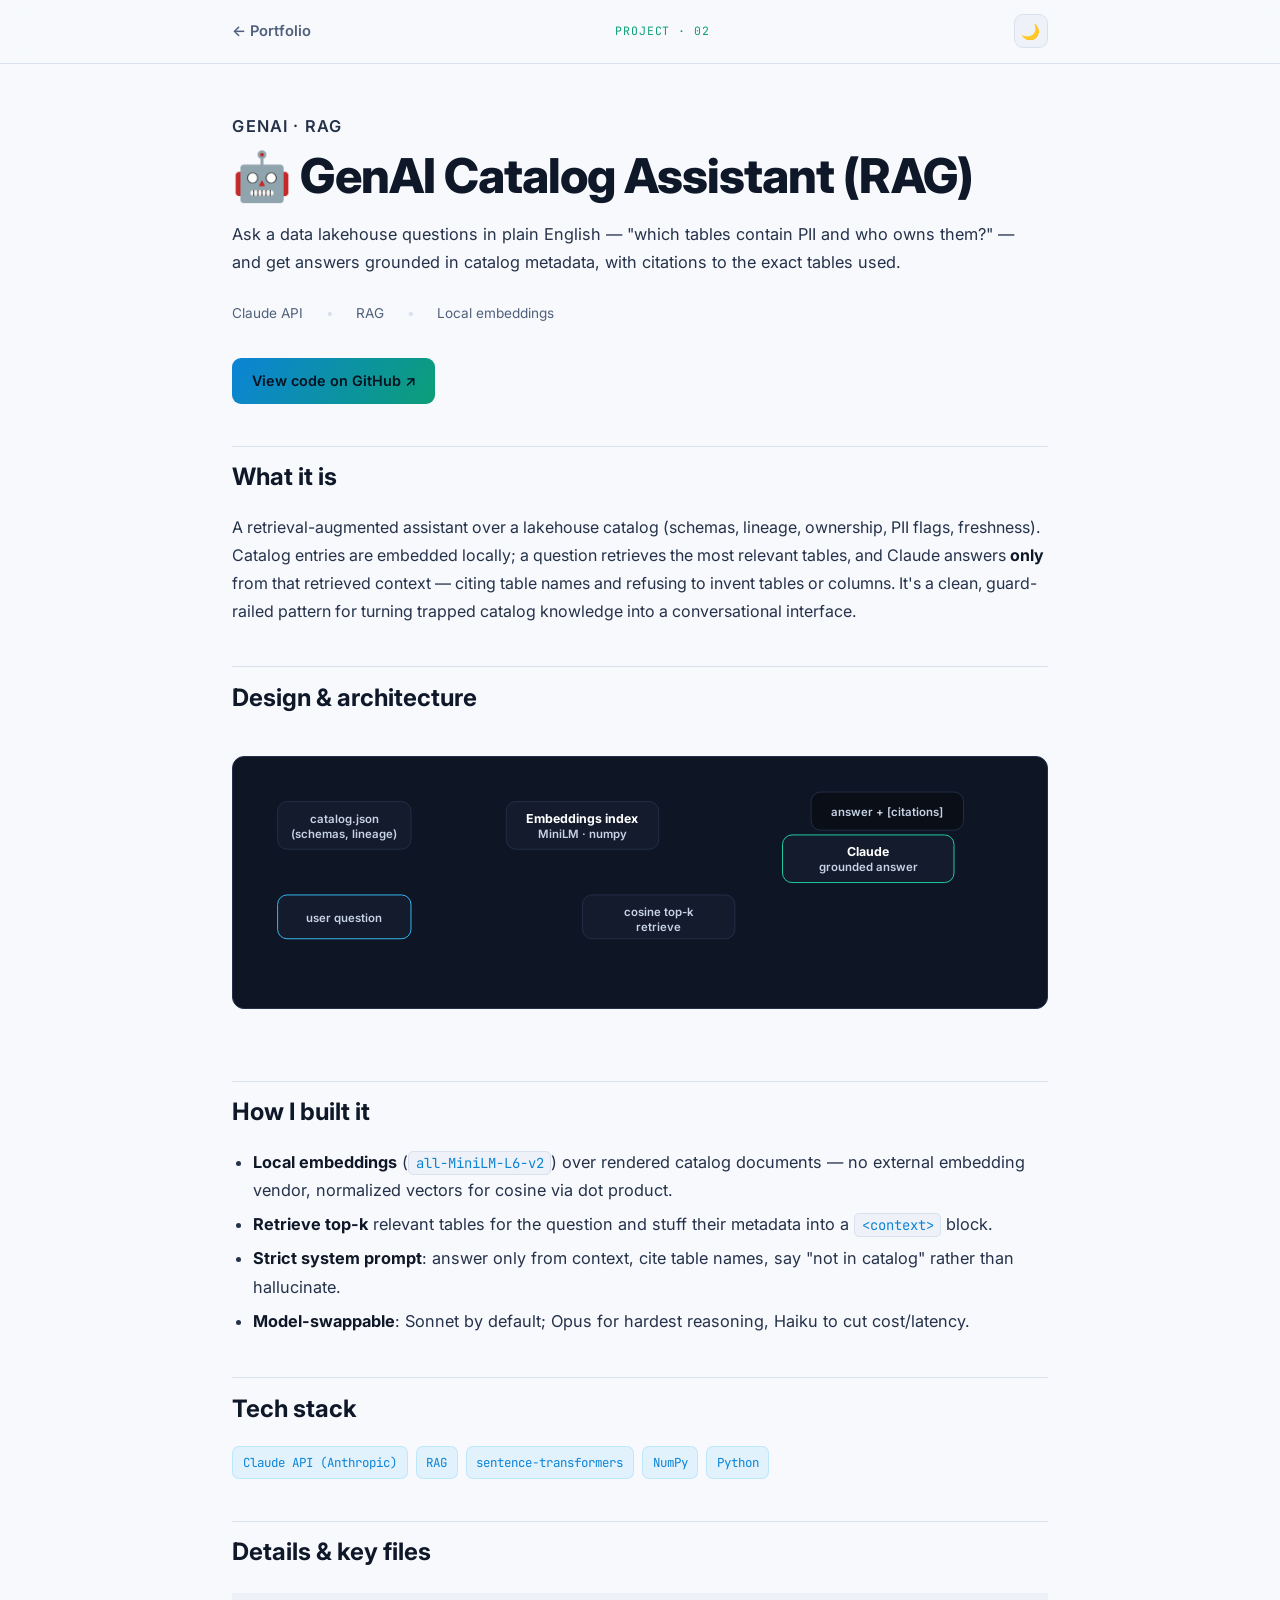
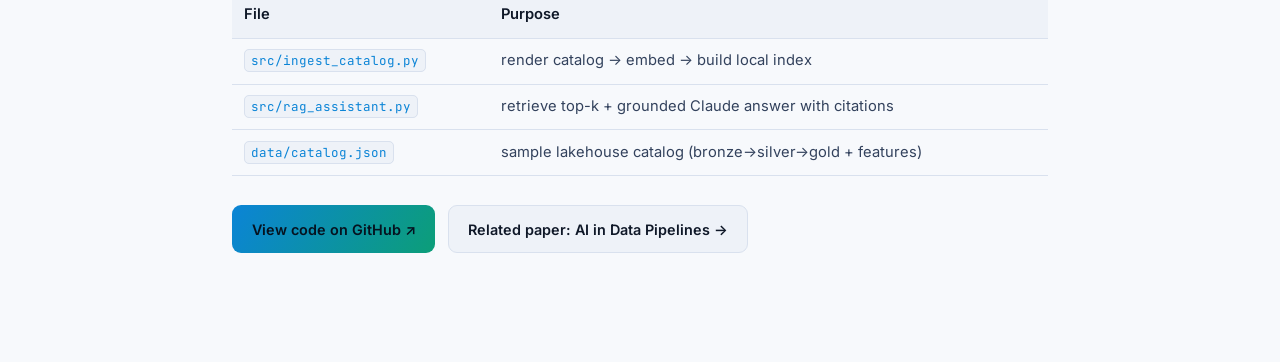
<file: site/projects/genai-rag.html>
<!DOCTYPE html>
<html lang="en">
<head>
<script>
(function(){function a(t){document.documentElement.setAttribute('data-theme',t);}
var s;try{s=localStorage.getItem('theme');}catch(e){}
var m=window.matchMedia&&matchMedia('(prefers-color-scheme: light)').matches;
a(s||(m?'light':'dark'));
window.toggleTheme=function(){var c=document.documentElement.getAttribute('data-theme');var n=c==='light'?'dark':'light';a(n);try{localStorage.setItem('theme',n);}catch(e){}var b=document.getElementById('theme-toggle');if(b)b.textContent=n==='light'?'\u{1F319}':'\u2600\uFE0F';};
document.addEventListener('DOMContentLoaded',function(){var b=document.getElementById('theme-toggle');if(b)b.textContent=document.documentElement.getAttribute('data-theme')==='light'?'\u{1F319}':'\u2600\uFE0F';});
if(!s&&window.matchMedia){try{matchMedia('(prefers-color-scheme: light)').addEventListener('change',function(e){var n=e.matches?'light':'dark';a(n);var b=document.getElementById('theme-toggle');if(b)b.textContent=n==='light'?'\u{1F319}':'\u2600\uFE0F';});}catch(e){}}
})();
</script>
<meta charset="UTF-8" />
<meta name="viewport" content="width=device-width, initial-scale=1.0" />
<title>GenAI Catalog Assistant (RAG) — Feodor Fernando</title>
<meta name="description" content="A grounded RAG assistant answering natural-language questions over a lakehouse catalog with table citations, using Claude." />
<link rel="preconnect" href="https://fonts.googleapis.com" />
<link href="https://fonts.googleapis.com/css2?family=Inter:wght@400;500;600;700;800&family=JetBrains+Mono:wght@400;500&display=swap" rel="stylesheet" />
<link rel="stylesheet" href="../assets/site.css" />
</head>
<body>
<div class="topbar"><div class="topbar-inner">
  <a class="back" href="../../index.html">← Portfolio</a>
  <span class="kind">Project · 02</span>
  <button id="theme-toggle" class="theme-btn" onclick="toggleTheme()" aria-label="Toggle light/dark theme">☀️</button>
</div></div>

<article class="wrap">
  <p class="eyebrow">GenAI · RAG</p>
  <h1>🤖 GenAI Catalog Assistant (RAG)</h1>
  <p class="lede">Ask a data lakehouse questions in plain English — "which tables contain PII
  and who owns them?" — and get answers grounded in catalog metadata, with citations to the
  exact tables used.</p>
  <div class="meta">
    <span>Claude API</span><span class="dot">•</span><span>RAG</span><span class="dot">•</span>
    <span>Local embeddings</span>
  </div>

  <div class="actions">
    <a class="btn primary" href="https://github.com/feodorfernando/feodor-portfolio/tree/main/projects/02-genai-rag-lakehouse" target="_blank" rel="noopener">View code on GitHub ↗</a>
  </div>

  <section class="reveal">
  <h2>What it is</h2>
  <p>A retrieval-augmented assistant over a lakehouse catalog (schemas, lineage, ownership,
  PII flags, freshness). Catalog entries are embedded locally; a question retrieves the most
  relevant tables, and Claude answers <strong>only</strong> from that retrieved context — citing
  table names and refusing to invent tables or columns. It's a clean, guard-railed pattern for
  turning trapped catalog knowledge into a conversational interface.</p>
  </section>

  <section class="reveal">
  <h2>Design &amp; architecture</h2>
  <svg class="diagram" viewBox="0 0 820 230" xmlns="http://www.w3.org/2000/svg" role="img" aria-label="RAG architecture">
    <defs><linearGradient id="g2" x1="0" y1="0" x2="1" y2="0">
      <stop offset="0" stop-color="#38bdf8"/><stop offset="1" stop-color="#22d3a6"/></linearGradient></defs>
    <line class="flow" x1="170" y1="55" x2="270" y2="55" stroke="url(#g2)" stroke-width="3"/>
    <line class="flow" x1="170" y1="150" x2="430" y2="150" stroke="url(#g2)" stroke-width="3"/>
    <line class="flow" x1="430" y1="150" x2="430" y2="90" stroke="url(#g2)" stroke-width="3"/>
    <line class="flow" x1="430" y1="90" x2="560" y2="90" stroke="url(#g2)" stroke-width="3"/>
    <line class="flow" x1="660" y1="90" x2="660" y2="55" stroke="url(#g2)" stroke-width="3"/>

    <rect x="30" y="30" width="140" height="50" rx="10" fill="#141b2c" stroke="#233048"/>
    <text x="100" y="52" text-anchor="middle" class="node-label">catalog.json</text>
    <text x="100" y="68" text-anchor="middle" class="node-label">(schemas, lineage)</text>

    <g class="pulse"><rect x="270" y="30" width="160" height="50" rx="10" fill="#141b2c" stroke="#233048"/></g>
    <text x="350" y="52" text-anchor="middle" class="node-title">Embeddings index</text>
    <text x="350" y="68" text-anchor="middle" class="node-label">MiniLM · numpy</text>

    <rect x="30" y="128" width="140" height="46" rx="10" fill="#141b2c" stroke="#38bdf8"/>
    <text x="100" y="156" text-anchor="middle" class="node-label">user question</text>

    <rect x="350" y="128" width="160" height="46" rx="10" fill="#141b2c" stroke="#233048"/>
    <text x="430" y="150" text-anchor="middle" class="node-label">cosine top-k</text>
    <text x="430" y="166" text-anchor="middle" class="node-label">retrieve</text>

    <g class="pulse"><rect x="560" y="65" width="180" height="50" rx="10" fill="#141b2c" stroke="#22d3a6"/></g>
    <text x="650" y="87" text-anchor="middle" class="node-title">Claude</text>
    <text x="650" y="103" text-anchor="middle" class="node-label">grounded answer</text>

    <rect x="590" y="20" width="160" height="40" rx="10" fill="#0a0e16" stroke="#233048"/>
    <text x="670" y="45" text-anchor="middle" class="node-label">answer + [citations]</text>
  </svg>
  </section>

  <section class="reveal">
  <h2>How I built it</h2>
  <ul>
    <li><strong>Local embeddings</strong> (<code>all-MiniLM-L6-v2</code>) over rendered catalog
    documents — no external embedding vendor, normalized vectors for cosine via dot product.</li>
    <li><strong>Retrieve top-k</strong> relevant tables for the question and stuff their
    metadata into a <code>&lt;context&gt;</code> block.</li>
    <li><strong>Strict system prompt</strong>: answer only from context, cite table names, say
    "not in catalog" rather than hallucinate.</li>
    <li><strong>Model-swappable</strong>: Sonnet by default; Opus for hardest reasoning, Haiku
    to cut cost/latency.</li>
  </ul>
  </section>

  <section class="reveal">
  <h2>Tech stack</h2>
  <div class="chips">
    <span>Claude API (Anthropic)</span><span>RAG</span><span>sentence-transformers</span>
    <span>NumPy</span><span>Python</span>
  </div>
  </section>

  <section class="reveal">
  <h2>Details &amp; key files</h2>
  <table>
    <thead><tr><th>File</th><th>Purpose</th></tr></thead>
    <tbody>
      <tr><td><code>src/ingest_catalog.py</code></td><td>render catalog → embed → build local index</td></tr>
      <tr><td><code>src/rag_assistant.py</code></td><td>retrieve top-k + grounded Claude answer with citations</td></tr>
      <tr><td><code>data/catalog.json</code></td><td>sample lakehouse catalog (bronze→silver→gold + features)</td></tr>
    </tbody>
  </table>
  </section>

  <div class="actions">
    <a class="btn primary" href="https://github.com/feodorfernando/feodor-portfolio/tree/main/projects/02-genai-rag-lakehouse" target="_blank" rel="noopener">View code on GitHub ↗</a>
    <a class="btn" href="../research/ai-in-data-pipelines.html">Related paper: AI in Data Pipelines →</a>
  </div>
</article>
<script src="../assets/site.js"></script>
</body>
</html>
</file>
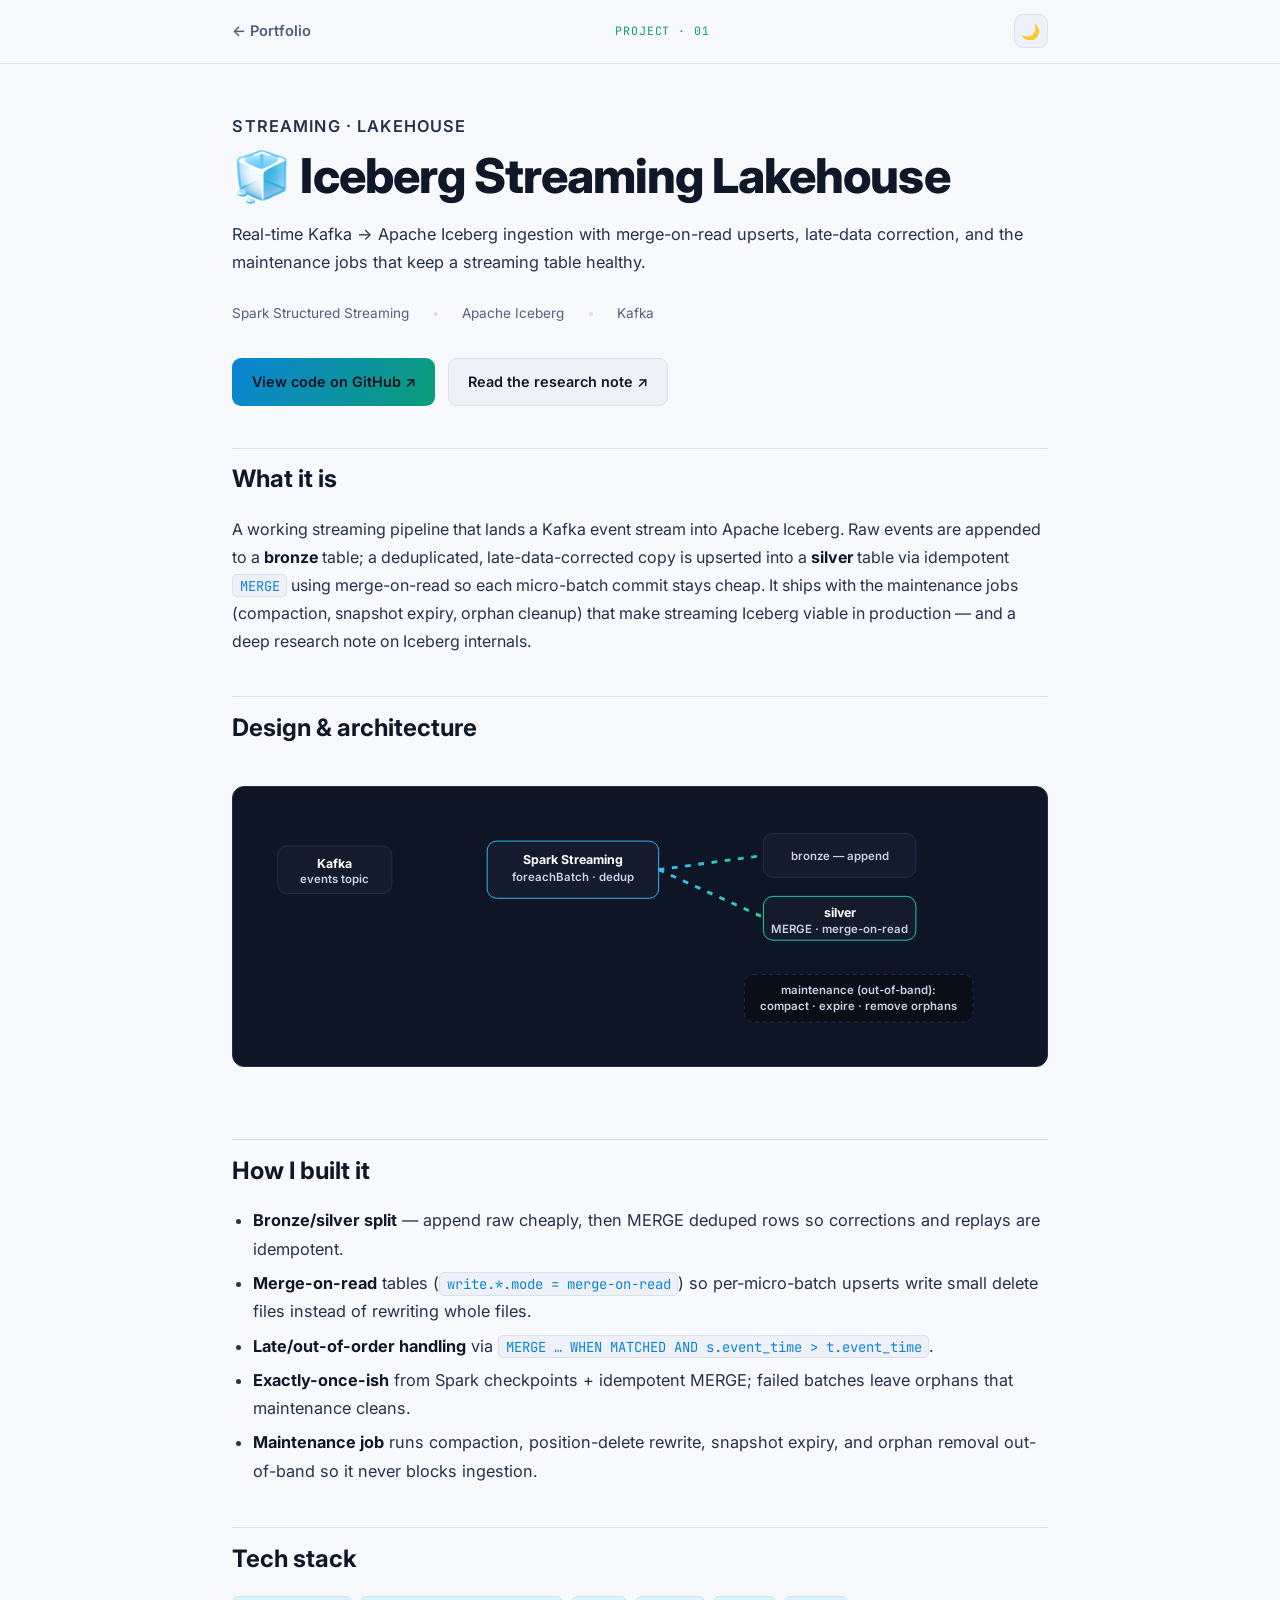
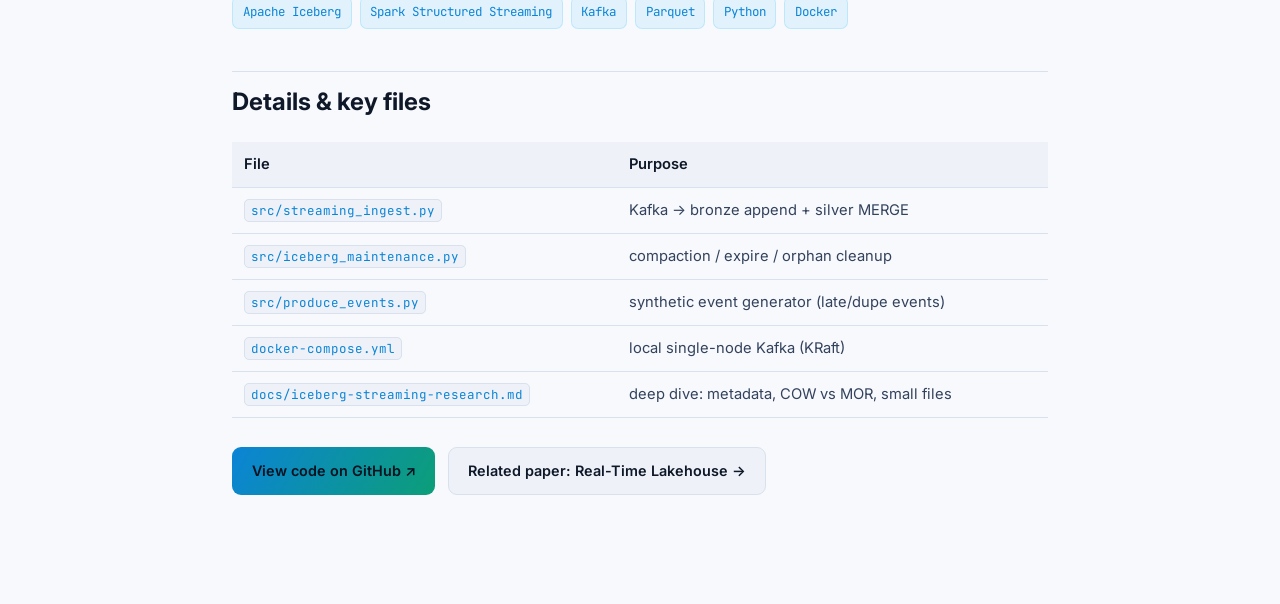
<file: site/projects/iceberg-streaming.html>
<!DOCTYPE html>
<html lang="en">
<head>
<script>
(function(){function a(t){document.documentElement.setAttribute('data-theme',t);}
var s;try{s=localStorage.getItem('theme');}catch(e){}
var m=window.matchMedia&&matchMedia('(prefers-color-scheme: light)').matches;
a(s||(m?'light':'dark'));
window.toggleTheme=function(){var c=document.documentElement.getAttribute('data-theme');var n=c==='light'?'dark':'light';a(n);try{localStorage.setItem('theme',n);}catch(e){}var b=document.getElementById('theme-toggle');if(b)b.textContent=n==='light'?'\u{1F319}':'\u2600\uFE0F';};
document.addEventListener('DOMContentLoaded',function(){var b=document.getElementById('theme-toggle');if(b)b.textContent=document.documentElement.getAttribute('data-theme')==='light'?'\u{1F319}':'\u2600\uFE0F';});
if(!s&&window.matchMedia){try{matchMedia('(prefers-color-scheme: light)').addEventListener('change',function(e){var n=e.matches?'light':'dark';a(n);var b=document.getElementById('theme-toggle');if(b)b.textContent=n==='light'?'\u{1F319}':'\u2600\uFE0F';});}catch(e){}}
})();
</script>
<meta charset="UTF-8" />
<meta name="viewport" content="width=device-width, initial-scale=1.0" />
<title>Iceberg Streaming Lakehouse — Feodor Fernando</title>
<meta name="description" content="Real-time Kafka to Apache Iceberg ingestion with merge-on-read upserts, late-data correction, and maintenance." />
<link rel="preconnect" href="https://fonts.googleapis.com" />
<link href="https://fonts.googleapis.com/css2?family=Inter:wght@400;500;600;700;800&family=JetBrains+Mono:wght@400;500&display=swap" rel="stylesheet" />
<link rel="stylesheet" href="../assets/site.css" />
</head>
<body>
<div class="topbar"><div class="topbar-inner">
  <a class="back" href="../../index.html">← Portfolio</a>
  <span class="kind">Project · 01</span>
  <button id="theme-toggle" class="theme-btn" onclick="toggleTheme()" aria-label="Toggle light/dark theme">☀️</button>
</div></div>

<article class="wrap">
  <p class="eyebrow">Streaming · Lakehouse</p>
  <h1>🧊 Iceberg Streaming Lakehouse</h1>
  <p class="lede">Real-time Kafka → Apache Iceberg ingestion with merge-on-read upserts,
  late-data correction, and the maintenance jobs that keep a streaming table healthy.</p>
  <div class="meta">
    <span>Spark Structured Streaming</span><span class="dot">•</span>
    <span>Apache Iceberg</span><span class="dot">•</span><span>Kafka</span>
  </div>

  <div class="actions">
    <a class="btn primary" href="https://github.com/feodorfernando/feodor-portfolio/tree/main/projects/01-iceberg-streaming-lakehouse" target="_blank" rel="noopener">View code on GitHub ↗</a>
    <a class="btn" href="https://github.com/feodorfernando/feodor-portfolio/blob/main/projects/01-iceberg-streaming-lakehouse/docs/iceberg-streaming-research.md" target="_blank" rel="noopener">Read the research note ↗</a>
  </div>

  <section class="reveal">
  <h2>What it is</h2>
  <p>A working streaming pipeline that lands a Kafka event stream into Apache Iceberg. Raw
  events are appended to a <strong>bronze</strong> table; a deduplicated, late-data-corrected
  copy is upserted into a <strong>silver</strong> table via idempotent <code>MERGE</code> using
  merge-on-read so each micro-batch commit stays cheap. It ships with the maintenance jobs
  (compaction, snapshot expiry, orphan cleanup) that make streaming Iceberg viable in
  production — and a deep research note on Iceberg internals.</p>
  </section>

  <section class="reveal">
  <h2>Design &amp; architecture</h2>
  <svg class="diagram" viewBox="0 0 820 260" xmlns="http://www.w3.org/2000/svg" role="img" aria-label="Streaming architecture diagram">
    <defs>
      <linearGradient id="g1" x1="0" y1="0" x2="1" y2="0">
        <stop offset="0" stop-color="#38bdf8"/><stop offset="1" stop-color="#22d3a6"/>
      </linearGradient>
    </defs>
    <!-- connectors -->
    <line class="flow" x1="150" y1="70" x2="250" y2="70" stroke="url(#g1)" stroke-width="3"/>
    <line class="flow" x1="430" y1="70" x2="540" y2="55" stroke="url(#g1)" stroke-width="3"/>
    <line class="flow" x1="430" y1="70" x2="540" y2="120" stroke="url(#g1)" stroke-width="3"/>
    <line class="flow" x1="640" y1="120" x2="640" y2="180" stroke="url(#g1)" stroke-width="3"/>
    <!-- nodes -->
    <g class="pulse"><rect x="30" y="45" width="120" height="50" rx="10" fill="#141b2c" stroke="#233048"/></g>
    <text x="90" y="68" text-anchor="middle" class="node-title">Kafka</text>
    <text x="90" y="84" text-anchor="middle" class="node-label">events topic</text>

    <rect x="250" y="40" width="180" height="60" rx="10" fill="#141b2c" stroke="#38bdf8"/>
    <text x="340" y="64" text-anchor="middle" class="node-title">Spark Streaming</text>
    <text x="340" y="82" text-anchor="middle" class="node-label">foreachBatch · dedup</text>

    <rect x="540" y="32" width="160" height="46" rx="10" fill="#141b2c" stroke="#233048"/>
    <text x="620" y="60" text-anchor="middle" class="node-label">bronze — append</text>

    <rect x="540" y="98" width="160" height="46" rx="10" fill="#141b2c" stroke="#22d3a6"/>
    <text x="620" y="120" text-anchor="middle" class="node-title">silver</text>
    <text x="620" y="136" text-anchor="middle" class="node-label">MERGE · merge-on-read</text>

    <rect x="520" y="180" width="240" height="50" rx="10" fill="#0a0e16" stroke="#233048" stroke-dasharray="4 4"/>
    <text x="640" y="200" text-anchor="middle" class="node-label">maintenance (out-of-band):</text>
    <text x="640" y="217" text-anchor="middle" class="node-label">compact · expire · remove orphans</text>
  </svg>
  </section>

  <section class="reveal">
  <h2>How I built it</h2>
  <ul>
    <li><strong>Bronze/silver split</strong> — append raw cheaply, then MERGE deduped rows so
    corrections and replays are idempotent.</li>
    <li><strong>Merge-on-read</strong> tables (<code>write.*.mode = merge-on-read</code>) so
    per-micro-batch upserts write small delete files instead of rewriting whole files.</li>
    <li><strong>Late/out-of-order handling</strong> via
    <code>MERGE … WHEN MATCHED AND s.event_time &gt; t.event_time</code>.</li>
    <li><strong>Exactly-once-ish</strong> from Spark checkpoints + idempotent MERGE; failed
    batches leave orphans that maintenance cleans.</li>
    <li><strong>Maintenance job</strong> runs compaction, position-delete rewrite, snapshot
    expiry, and orphan removal out-of-band so it never blocks ingestion.</li>
  </ul>
  </section>

  <section class="reveal">
  <h2>Tech stack</h2>
  <div class="chips">
    <span>Apache Iceberg</span><span>Spark Structured Streaming</span><span>Kafka</span>
    <span>Parquet</span><span>Python</span><span>Docker</span>
  </div>
  </section>

  <section class="reveal">
  <h2>Details &amp; key files</h2>
  <table>
    <thead><tr><th>File</th><th>Purpose</th></tr></thead>
    <tbody>
      <tr><td><code>src/streaming_ingest.py</code></td><td>Kafka → bronze append + silver MERGE</td></tr>
      <tr><td><code>src/iceberg_maintenance.py</code></td><td>compaction / expire / orphan cleanup</td></tr>
      <tr><td><code>src/produce_events.py</code></td><td>synthetic event generator (late/dupe events)</td></tr>
      <tr><td><code>docker-compose.yml</code></td><td>local single-node Kafka (KRaft)</td></tr>
      <tr><td><code>docs/iceberg-streaming-research.md</code></td><td>deep dive: metadata, COW vs MOR, small files</td></tr>
    </tbody>
  </table>
  </section>

  <div class="actions">
    <a class="btn primary" href="https://github.com/feodorfernando/feodor-portfolio/tree/main/projects/01-iceberg-streaming-lakehouse" target="_blank" rel="noopener">View code on GitHub ↗</a>
    <a class="btn" href="../research/realtime-lakehouse.html">Related paper: Real-Time Lakehouse →</a>
  </div>
</article>
<script src="../assets/site.js"></script>
</body>
</html>
</file>
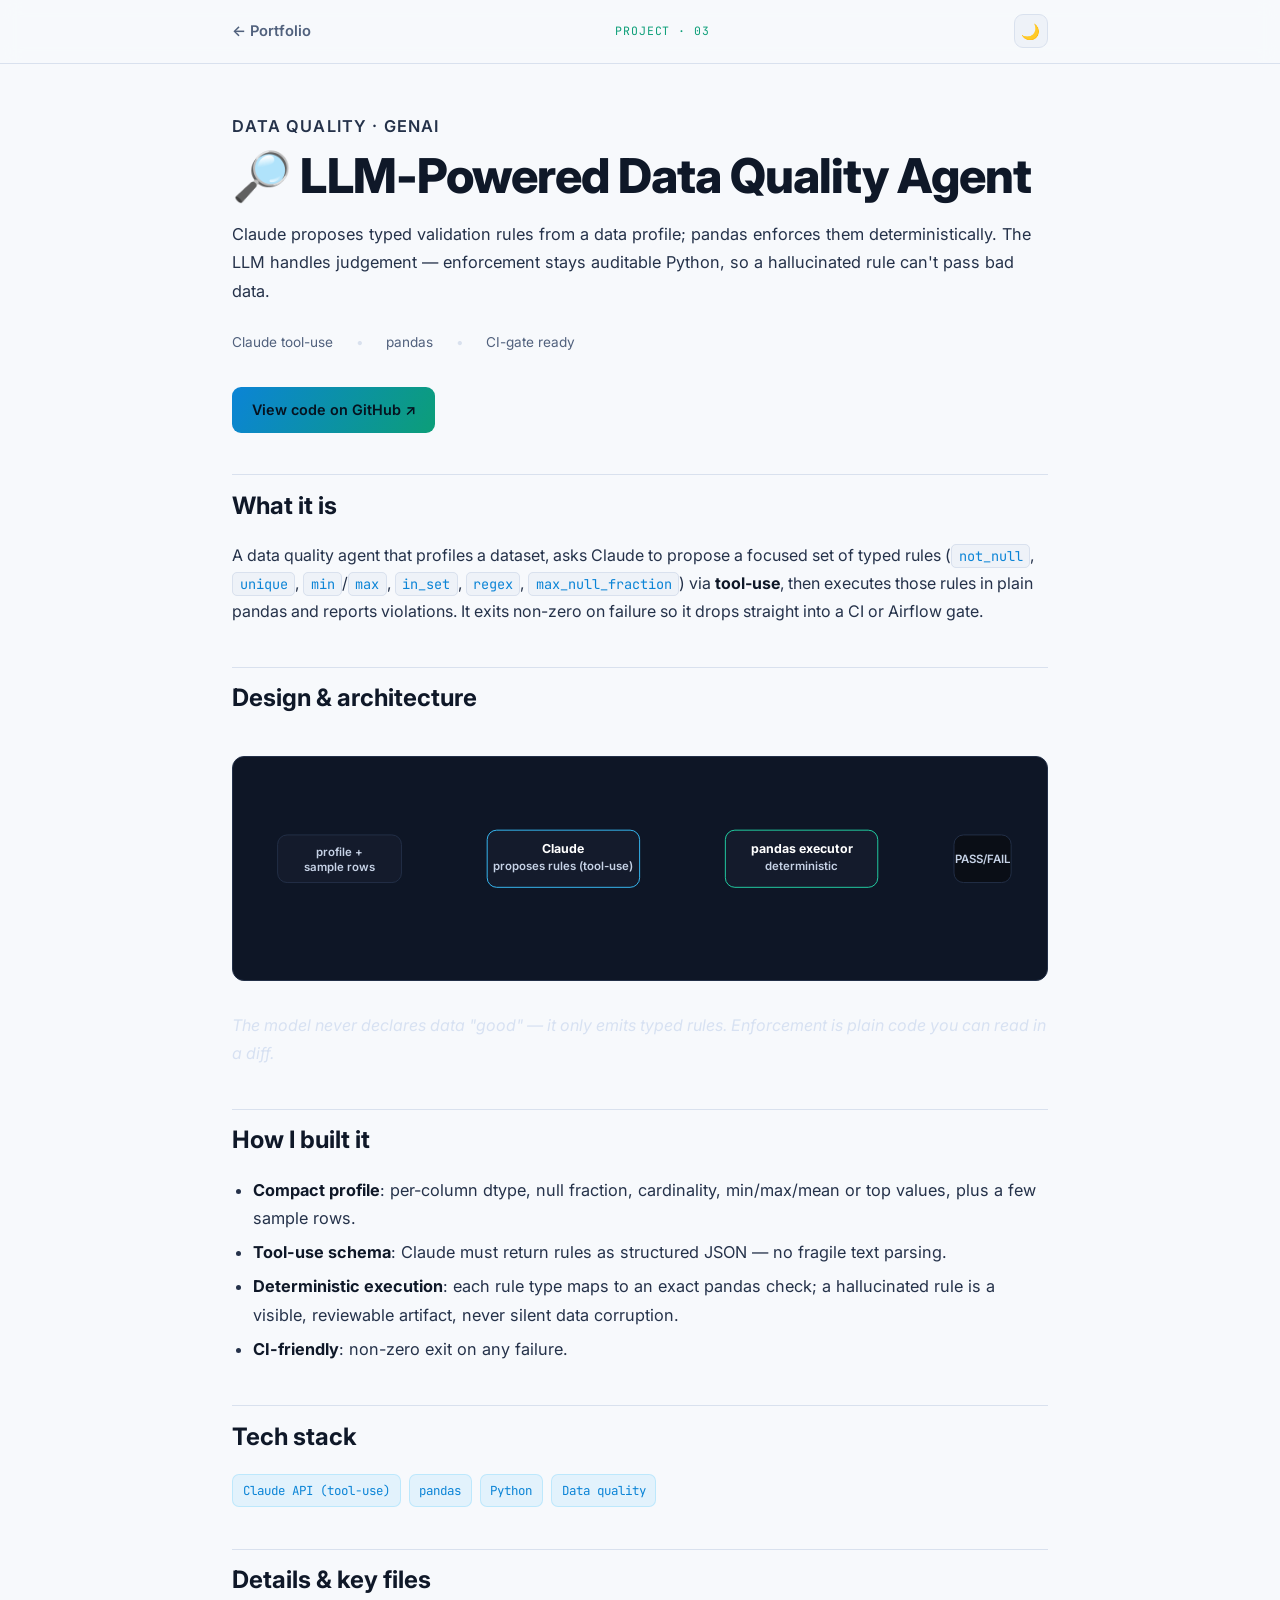
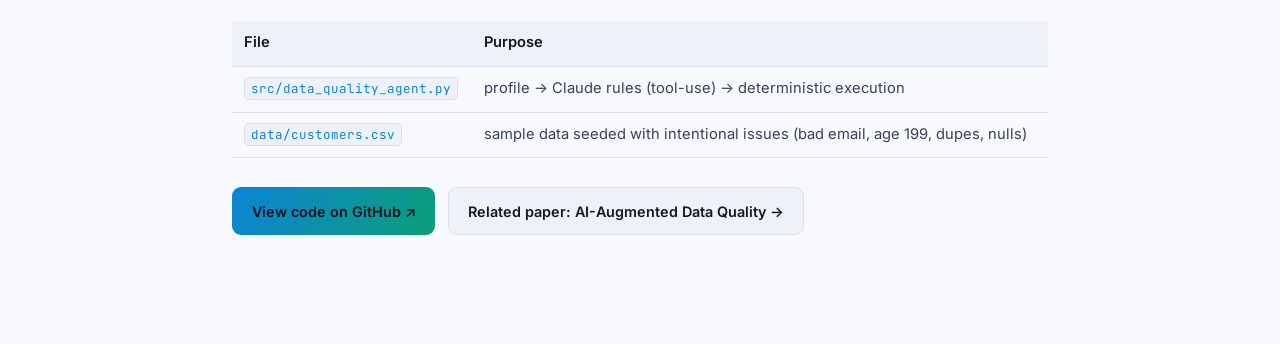
<file: site/projects/llm-data-quality.html>
<!DOCTYPE html>
<html lang="en">
<head>
<script>
(function(){function a(t){document.documentElement.setAttribute('data-theme',t);}
var s;try{s=localStorage.getItem('theme');}catch(e){}
var m=window.matchMedia&&matchMedia('(prefers-color-scheme: light)').matches;
a(s||(m?'light':'dark'));
window.toggleTheme=function(){var c=document.documentElement.getAttribute('data-theme');var n=c==='light'?'dark':'light';a(n);try{localStorage.setItem('theme',n);}catch(e){}var b=document.getElementById('theme-toggle');if(b)b.textContent=n==='light'?'\u{1F319}':'\u2600\uFE0F';};
document.addEventListener('DOMContentLoaded',function(){var b=document.getElementById('theme-toggle');if(b)b.textContent=document.documentElement.getAttribute('data-theme')==='light'?'\u{1F319}':'\u2600\uFE0F';});
if(!s&&window.matchMedia){try{matchMedia('(prefers-color-scheme: light)').addEventListener('change',function(e){var n=e.matches?'light':'dark';a(n);var b=document.getElementById('theme-toggle');if(b)b.textContent=n==='light'?'\u{1F319}':'\u2600\uFE0F';});}catch(e){}}
})();
</script>
<meta charset="UTF-8" />
<meta name="viewport" content="width=device-width, initial-scale=1.0" />
<title>LLM-Powered Data Quality Agent — Feodor Fernando</title>
<meta name="description" content="An agent where Claude proposes typed data quality rules via tool-use and pandas enforces them deterministically." />
<link rel="preconnect" href="https://fonts.googleapis.com" />
<link href="https://fonts.googleapis.com/css2?family=Inter:wght@400;500;600;700;800&family=JetBrains+Mono:wght@400;500&display=swap" rel="stylesheet" />
<link rel="stylesheet" href="../assets/site.css" />
</head>
<body>
<div class="topbar"><div class="topbar-inner">
  <a class="back" href="../../index.html">← Portfolio</a>
  <span class="kind">Project · 03</span>
  <button id="theme-toggle" class="theme-btn" onclick="toggleTheme()" aria-label="Toggle light/dark theme">☀️</button>
</div></div>

<article class="wrap">
  <p class="eyebrow">Data Quality · GenAI</p>
  <h1>🔎 LLM-Powered Data Quality Agent</h1>
  <p class="lede">Claude proposes typed validation rules from a data profile; pandas enforces
  them deterministically. The LLM handles judgement — enforcement stays auditable Python, so a
  hallucinated rule can't pass bad data.</p>
  <div class="meta">
    <span>Claude tool-use</span><span class="dot">•</span><span>pandas</span><span class="dot">•</span>
    <span>CI-gate ready</span>
  </div>

  <div class="actions">
    <a class="btn primary" href="https://github.com/feodorfernando/feodor-portfolio/tree/main/projects/03-llm-data-quality" target="_blank" rel="noopener">View code on GitHub ↗</a>
  </div>

  <section class="reveal">
  <h2>What it is</h2>
  <p>A data quality agent that profiles a dataset, asks Claude to propose a focused set of typed
  rules (<code>not_null</code>, <code>unique</code>, <code>min</code>/<code>max</code>,
  <code>in_set</code>, <code>regex</code>, <code>max_null_fraction</code>) via <strong>tool-use</strong>,
  then executes those rules in plain pandas and reports violations. It exits non-zero on failure
  so it drops straight into a CI or Airflow gate.</p>
  </section>

  <section class="reveal">
  <h2>Design &amp; architecture</h2>
  <svg class="diagram" viewBox="0 0 820 200" xmlns="http://www.w3.org/2000/svg" role="img" aria-label="Propose-then-enforce architecture">
    <defs><linearGradient id="g3" x1="0" y1="0" x2="1" y2="0">
      <stop offset="0" stop-color="#38bdf8"/><stop offset="1" stop-color="#22d3a6"/></linearGradient></defs>
    <line class="flow" x1="160" y1="90" x2="250" y2="90" stroke="url(#g3)" stroke-width="3"/>
    <line class="flow" x1="410" y1="90" x2="500" y2="90" stroke="url(#g3)" stroke-width="3"/>
    <line class="flow" x1="660" y1="90" x2="740" y2="90" stroke="url(#g3)" stroke-width="3"/>

    <rect x="30" y="65" width="130" height="50" rx="10" fill="#141b2c" stroke="#233048"/>
    <text x="95" y="87" text-anchor="middle" class="node-label">profile +</text>
    <text x="95" y="103" text-anchor="middle" class="node-label">sample rows</text>

    <g class="pulse"><rect x="250" y="60" width="160" height="60" rx="10" fill="#141b2c" stroke="#38bdf8"/></g>
    <text x="330" y="84" text-anchor="middle" class="node-title">Claude</text>
    <text x="330" y="102" text-anchor="middle" class="node-label">proposes rules (tool-use)</text>

    <rect x="500" y="60" width="160" height="60" rx="10" fill="#141b2c" stroke="#22d3a6"/>
    <text x="580" y="84" text-anchor="middle" class="node-title">pandas executor</text>
    <text x="580" y="102" text-anchor="middle" class="node-label">deterministic</text>

    <rect x="740" y="65" width="60" height="50" rx="10" fill="#0a0e16" stroke="#233048"/>
    <text x="770" y="94" text-anchor="middle" class="node-label">PASS/FAIL</text>
  </svg>
  <p><em>The model never declares data "good" — it only emits typed rules. Enforcement is plain
  code you can read in a diff.</em></p>
  </section>

  <section class="reveal">
  <h2>How I built it</h2>
  <ul>
    <li><strong>Compact profile</strong>: per-column dtype, null fraction, cardinality,
    min/max/mean or top values, plus a few sample rows.</li>
    <li><strong>Tool-use schema</strong>: Claude must return rules as structured JSON — no
    fragile text parsing.</li>
    <li><strong>Deterministic execution</strong>: each rule type maps to an exact pandas check;
    a hallucinated rule is a visible, reviewable artifact, never silent data corruption.</li>
    <li><strong>CI-friendly</strong>: non-zero exit on any failure.</li>
  </ul>
  </section>

  <section class="reveal">
  <h2>Tech stack</h2>
  <div class="chips">
    <span>Claude API (tool-use)</span><span>pandas</span><span>Python</span><span>Data quality</span>
  </div>
  </section>

  <section class="reveal">
  <h2>Details &amp; key files</h2>
  <table>
    <thead><tr><th>File</th><th>Purpose</th></tr></thead>
    <tbody>
      <tr><td><code>src/data_quality_agent.py</code></td><td>profile → Claude rules (tool-use) → deterministic execution</td></tr>
      <tr><td><code>data/customers.csv</code></td><td>sample data seeded with intentional issues (bad email, age 199, dupes, nulls)</td></tr>
    </tbody>
  </table>
  </section>

  <div class="actions">
    <a class="btn primary" href="https://github.com/feodorfernando/feodor-portfolio/tree/main/projects/03-llm-data-quality" target="_blank" rel="noopener">View code on GitHub ↗</a>
    <a class="btn" href="../research/data-quality-ai.html">Related paper: AI-Augmented Data Quality →</a>
  </div>
</article>
<script src="../assets/site.js"></script>
</body>
</html>
</file>
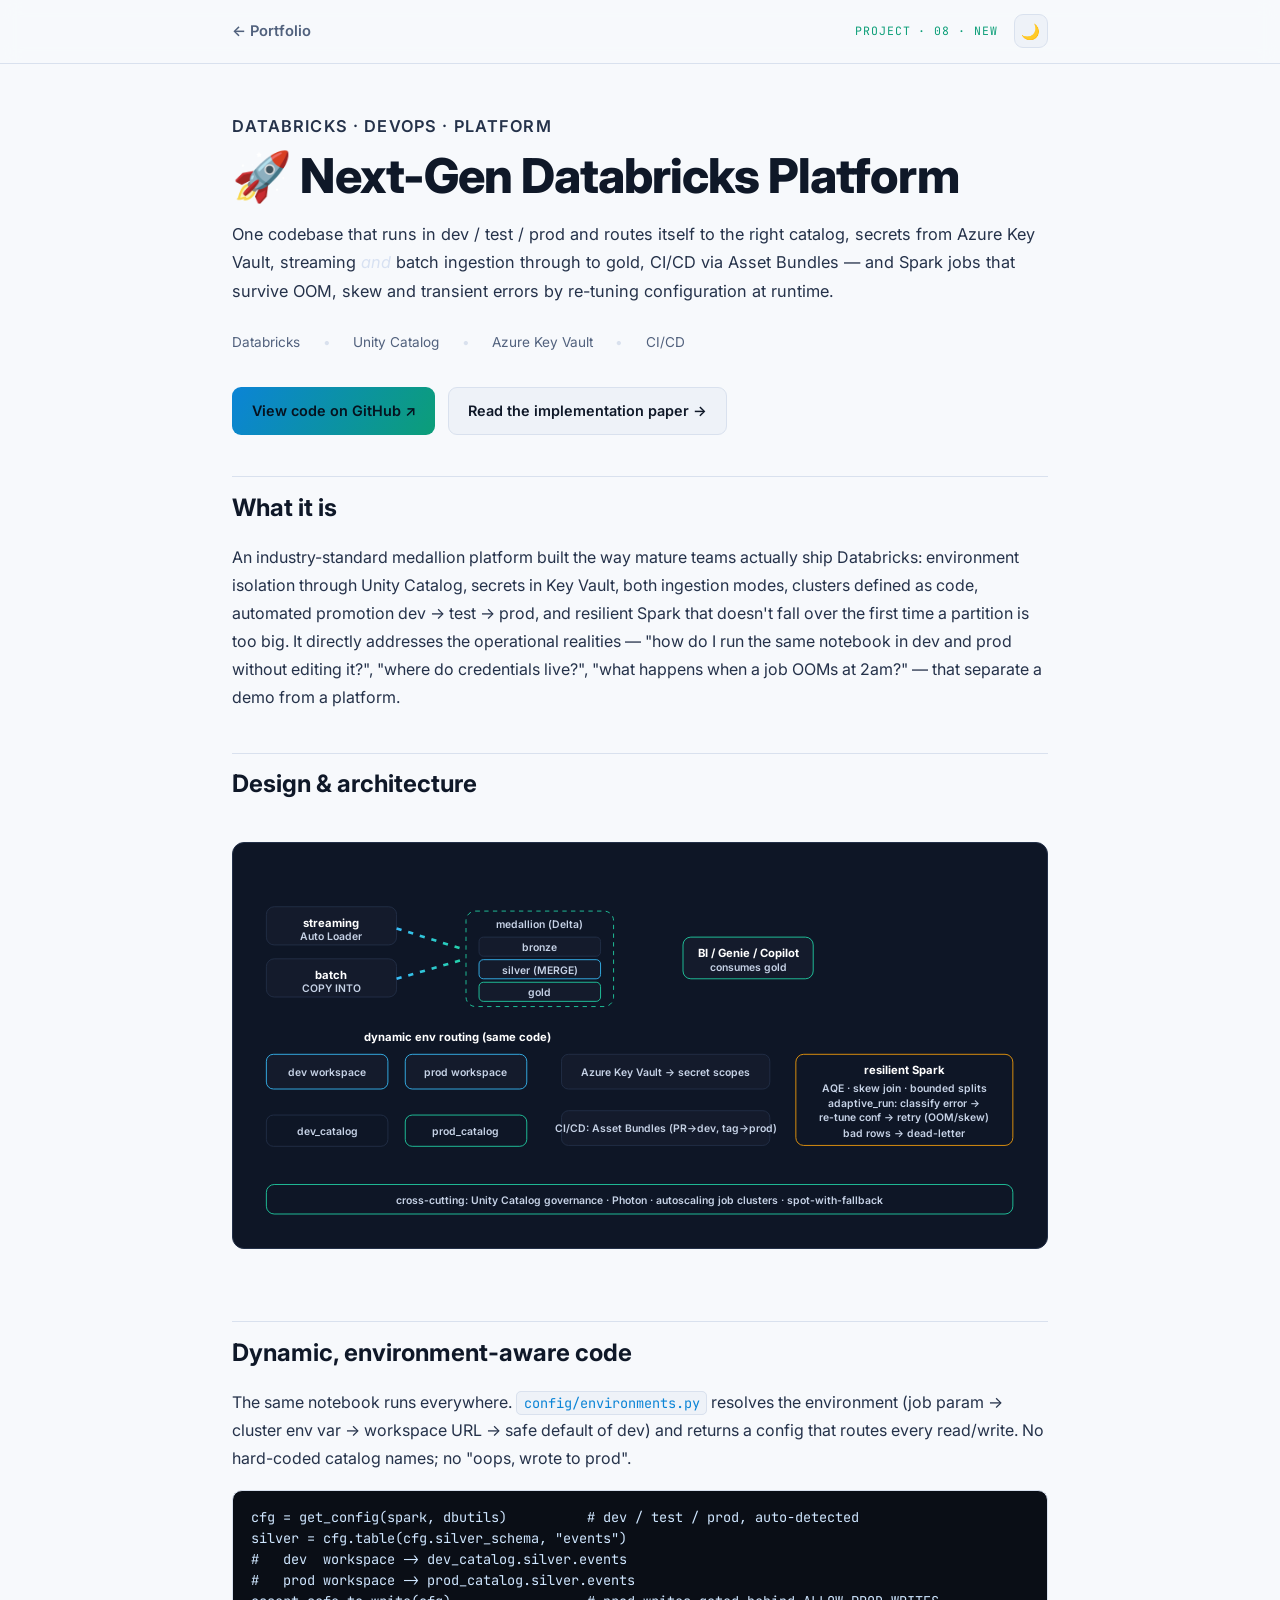
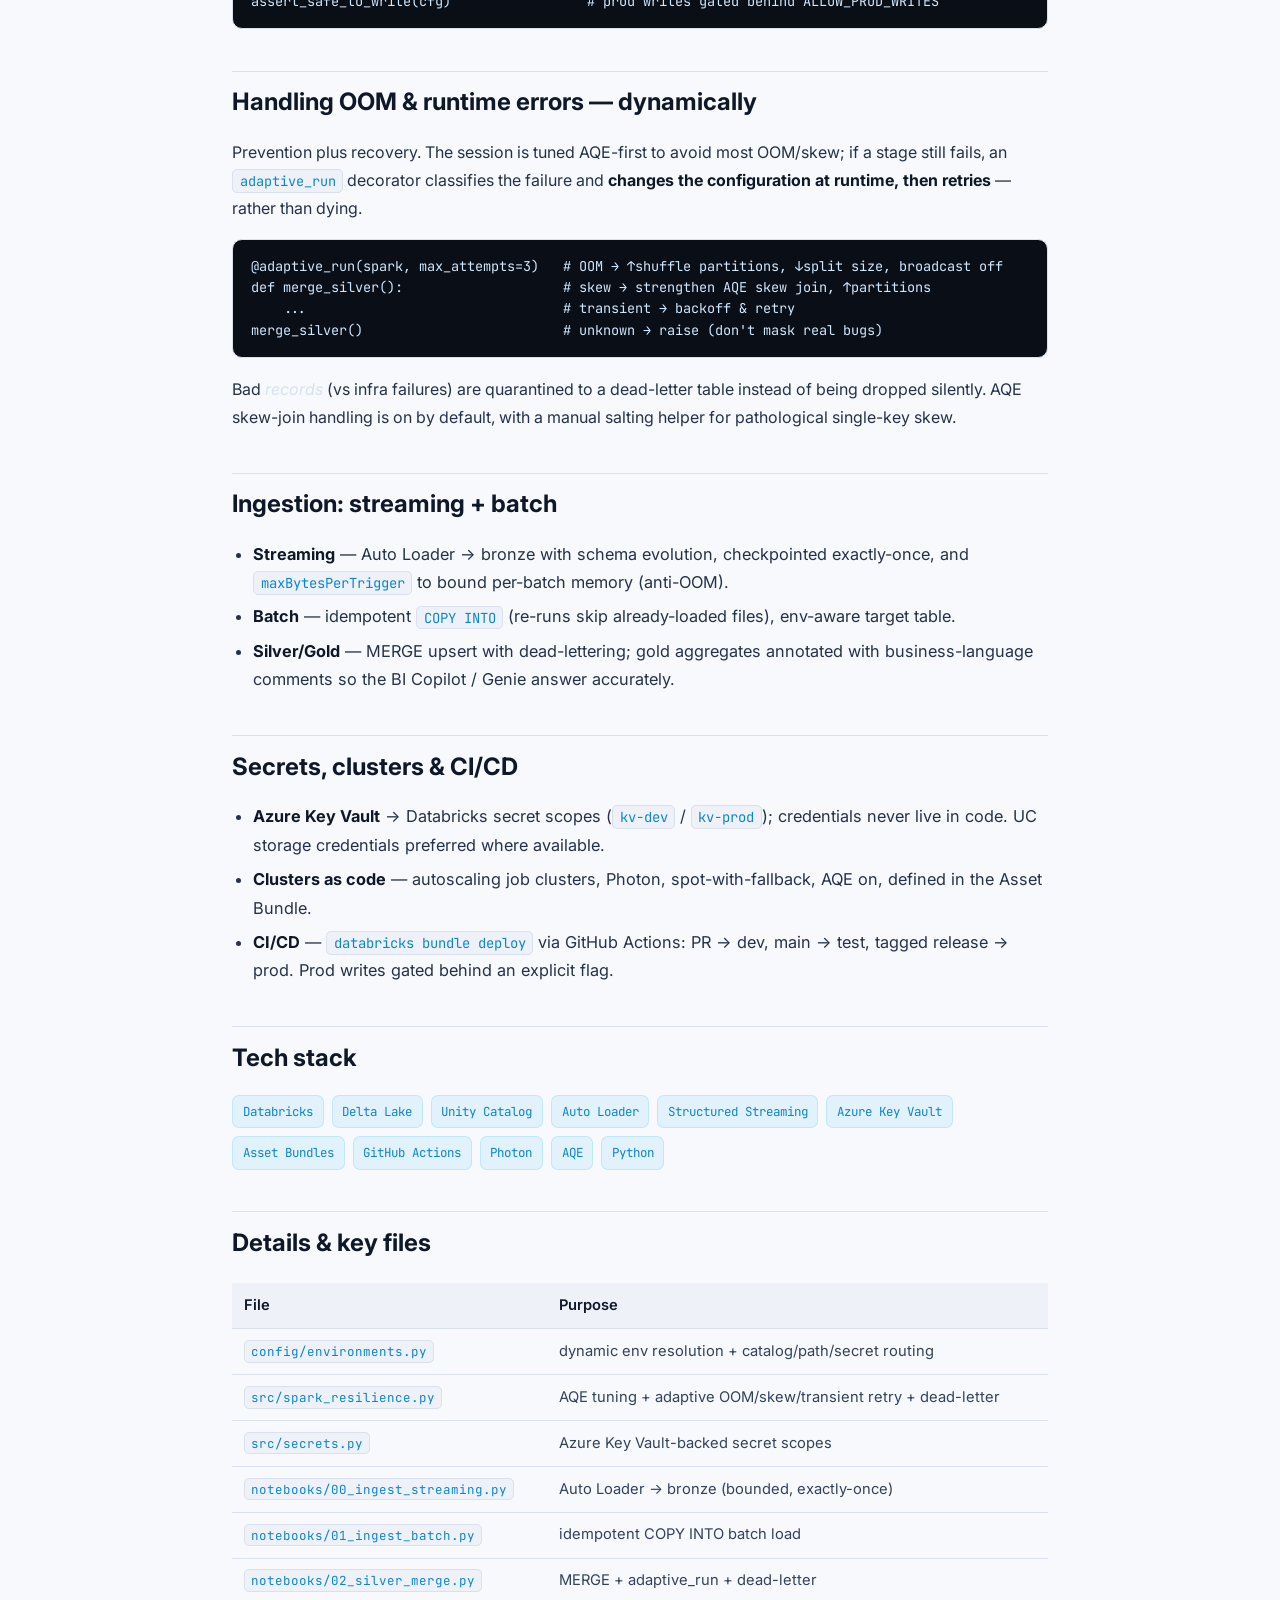
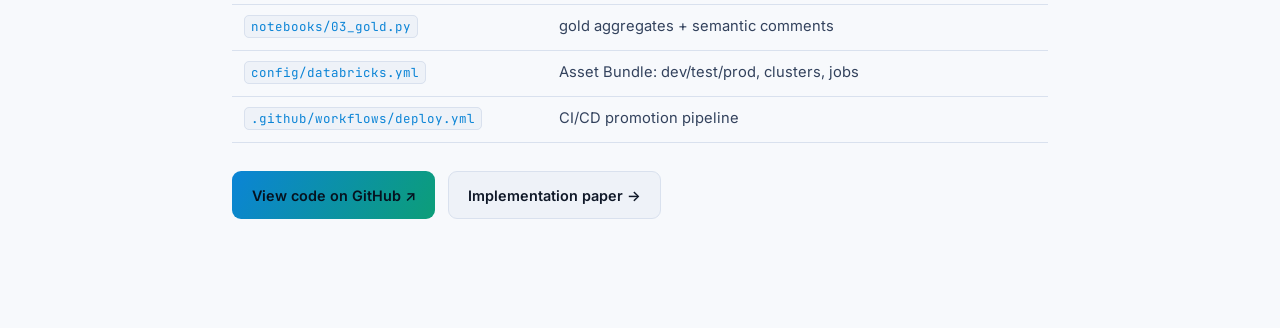
<file: site/projects/nextgen-databricks-platform.html>
<!DOCTYPE html>
<html lang="en">
<head>
<script>
(function(){function a(t){document.documentElement.setAttribute('data-theme',t);}
var s;try{s=localStorage.getItem('theme');}catch(e){}
var m=window.matchMedia&&matchMedia('(prefers-color-scheme: light)').matches;
a(s||(m?'light':'dark'));
window.toggleTheme=function(){var c=document.documentElement.getAttribute('data-theme');var n=c==='light'?'dark':'light';a(n);try{localStorage.setItem('theme',n);}catch(e){}var b=document.getElementById('theme-toggle');if(b)b.textContent=n==='light'?'\u{1F319}':'☀️';};
document.addEventListener('DOMContentLoaded',function(){var b=document.getElementById('theme-toggle');if(b)b.textContent=document.documentElement.getAttribute('data-theme')==='light'?'\u{1F319}':'☀️';});
if(!s&&window.matchMedia){try{matchMedia('(prefers-color-scheme: light)').addEventListener('change',function(e){var n=e.matches?'light':'dark';a(n);var b=document.getElementById('theme-toggle');if(b)b.textContent=n==='light'?'\u{1F319}':'☀️';});}catch(e){}}
})();
</script>
<meta charset="UTF-8" />
<meta name="viewport" content="width=device-width, initial-scale=1.0" />
<title>Next-Gen Databricks Platform — Feodor Fernando</title>
<meta name="description" content="An environment-aware Databricks medallion platform: dev/test/prod catalog routing, Azure Key Vault, streaming + batch ingestion, CI/CD via Asset Bundles, and dynamic OOM/skew/error handling." />
<link rel="preconnect" href="https://fonts.googleapis.com" />
<link href="https://fonts.googleapis.com/css2?family=Inter:wght@400;500;600;700;800&family=JetBrains+Mono:wght@400;500&display=swap" rel="stylesheet" />
<link rel="stylesheet" href="../assets/site.css" />
</head>
<body>
<div class="topbar"><div class="topbar-inner">
  <a class="back" href="../../index.html">← Portfolio</a>
  <div class="topbar-right">
    <span class="kind">Project · 08 · New</span>
    <button id="theme-toggle" class="theme-btn" onclick="toggleTheme()" aria-label="Toggle light/dark theme">☀️</button>
  </div>
</div></div>

<article class="wrap">
  <p class="eyebrow">Databricks · DevOps · Platform</p>
  <h1>🚀 Next-Gen Databricks Platform</h1>
  <p class="lede">One codebase that runs in dev / test / prod and routes itself to the right
  catalog, secrets from Azure Key Vault, streaming <em>and</em> batch ingestion through to gold,
  CI/CD via Asset Bundles — and Spark jobs that survive OOM, skew and transient errors by
  re-tuning configuration at runtime.</p>
  <div class="meta">
    <span>Databricks</span><span class="dot">•</span><span>Unity Catalog</span><span class="dot">•</span>
    <span>Azure Key Vault</span><span class="dot">•</span><span>CI/CD</span>
  </div>

  <div class="actions">
    <a class="btn primary" href="https://github.com/feodorfernando/feodor-portfolio/tree/main/projects/08-nextgen-databricks-platform" target="_blank" rel="noopener">View code on GitHub ↗</a>
    <a class="btn" href="../research/nextgen-databricks-platform.html">Read the implementation paper →</a>
  </div>

  <section class="reveal">
  <h2>What it is</h2>
  <p>An industry-standard medallion platform built the way mature teams actually ship Databricks:
  environment isolation through Unity Catalog, secrets in Key Vault, both ingestion modes, clusters
  defined as code, automated promotion dev → test → prod, and resilient Spark that doesn't fall
  over the first time a partition is too big. It directly addresses the operational realities —
  "how do I run the same notebook in dev and prod without editing it?", "where do credentials
  live?", "what happens when a job OOMs at 2am?" — that separate a demo from a platform.</p>
  </section>

  <section class="reveal">
  <h2>Design &amp; architecture</h2>
  <svg class="diagram" viewBox="0 0 900 430" xmlns="http://www.w3.org/2000/svg" role="img" aria-label="Next-gen Databricks platform architecture">
    <defs><linearGradient id="f" x1="0" y1="0" x2="1" y2="0"><stop offset="0" stop-color="#38bdf8"/><stop offset="1" stop-color="#22d3a6"/></linearGradient></defs>
    <!-- ingestion -->
    <rect x="20" y="55" width="150" height="44" rx="9" fill="#141b2c" stroke="#233048"/><text x="95" y="78" text-anchor="middle" class="node-title">streaming</text><text x="95" y="93" text-anchor="middle" class="node-label">Auto Loader</text>
    <rect x="20" y="115" width="150" height="44" rx="9" fill="#141b2c" stroke="#233048"/><text x="95" y="138" text-anchor="middle" class="node-title">batch</text><text x="95" y="153" text-anchor="middle" class="node-label">COPY INTO</text>
    <line class="flow" x1="170" y1="80" x2="250" y2="105" stroke="url(#f)" stroke-width="3"/>
    <line class="flow" x1="170" y1="138" x2="250" y2="115" stroke="url(#f)" stroke-width="3"/>
    <!-- medallion -->
    <rect x="250" y="60" width="170" height="110" rx="11" fill="#0e1626" stroke="#22d3a6" stroke-dasharray="5 5"/>
    <text x="335" y="80" text-anchor="middle" class="node-label">medallion (Delta)</text>
    <g class="pulse"><rect x="265" y="90" width="140" height="22" rx="5" fill="#141b2c" stroke="#233048"/></g><text x="335" y="106" text-anchor="middle" class="node-label">bronze</text>
    <rect x="265" y="116" width="140" height="22" rx="5" fill="#141b2c" stroke="#38bdf8"/><text x="335" y="132" text-anchor="middle" class="node-label">silver (MERGE)</text>
    <rect x="265" y="142" width="140" height="22" rx="5" fill="#141b2c" stroke="#22d3a6"/><text x="335" y="158" text-anchor="middle" class="node-label">gold</text>
    <line class="flow" x1="420" y1="115" x2="500" y2="115" stroke="url(#f)" stroke-width="3"/>
    <rect x="500" y="90" width="150" height="48" rx="9" fill="#141b2c" stroke="#22d3a6"/><text x="575" y="113" text-anchor="middle" class="node-title">BI / Genie / Copilot</text><text x="575" y="129" text-anchor="middle" class="node-label">consumes gold</text>

    <!-- env routing -->
    <text x="240" y="210" text-anchor="middle" class="node-title">dynamic env routing (same code)</text>
    <rect x="20" y="225" width="140" height="40" rx="8" fill="#141b2c" stroke="#38bdf8"/><text x="90" y="250" text-anchor="middle" class="node-label">dev workspace</text>
    <rect x="180" y="225" width="140" height="40" rx="8" fill="#141b2c" stroke="#38bdf8"/><text x="250" y="250" text-anchor="middle" class="node-label">prod workspace</text>
    <line class="flow" x1="90" y1="265" x2="90" y2="295" stroke="url(#f)" stroke-width="2.5"/>
    <line class="flow" x1="250" y1="265" x2="250" y2="295" stroke="url(#f)" stroke-width="2.5"/>
    <rect x="20" y="295" width="140" height="36" rx="8" fill="#0e1626" stroke="#233048"/><text x="90" y="318" text-anchor="middle" class="node-label">dev_catalog</text>
    <rect x="180" y="295" width="140" height="36" rx="8" fill="#0e1626" stroke="#22d3a6"/><text x="250" y="318" text-anchor="middle" class="node-label">prod_catalog</text>

    <!-- secrets + cicd -->
    <rect x="360" y="225" width="240" height="40" rx="8" fill="#141b2c" stroke="#233048"/><text x="480" y="250" text-anchor="middle" class="node-label">Azure Key Vault → secret scopes</text>
    <rect x="360" y="290" width="240" height="40" rx="8" fill="#141b2c" stroke="#233048"/><text x="480" y="315" text-anchor="middle" class="node-label">CI/CD: Asset Bundles (PR→dev, tag→prod)</text>
    <rect x="630" y="225" width="250" height="105" rx="9" fill="#0e1626" stroke="#f59e0b"/>
    <text x="755" y="248" text-anchor="middle" class="node-title">resilient Spark</text>
    <text x="755" y="268" text-anchor="middle" class="node-label">AQE · skew join · bounded splits</text>
    <text x="755" y="286" text-anchor="middle" class="node-label">adaptive_run: classify error →</text>
    <text x="755" y="302" text-anchor="middle" class="node-label">re-tune conf → retry (OOM/skew)</text>
    <text x="755" y="320" text-anchor="middle" class="node-label">bad rows → dead-letter</text>

    <rect x="20" y="375" width="860" height="34" rx="9" fill="#0e1626" stroke="#22d3a6"/>
    <text x="450" y="397" text-anchor="middle" class="node-label">cross-cutting: Unity Catalog governance · Photon · autoscaling job clusters · spot-with-fallback</text>
  </svg>
  </section>

  <section class="reveal">
  <h2>Dynamic, environment-aware code</h2>
  <p>The same notebook runs everywhere. <code>config/environments.py</code> resolves the
  environment (job param → cluster env var → workspace URL → safe default of dev) and returns a
  config that routes every read/write. No hard-coded catalog names; no "oops, wrote to prod".</p>
  <pre><code>cfg = get_config(spark, dbutils)          # dev / test / prod, auto-detected
silver = cfg.table(cfg.silver_schema, "events")
#   dev  workspace -> dev_catalog.silver.events
#   prod workspace -> prod_catalog.silver.events
assert_safe_to_write(cfg)                 # prod writes gated behind ALLOW_PROD_WRITES</code></pre>
  </section>

  <section class="reveal">
  <h2>Handling OOM &amp; runtime errors — dynamically</h2>
  <p>Prevention plus recovery. The session is tuned AQE-first to avoid most OOM/skew; if a stage
  still fails, an <code>adaptive_run</code> decorator classifies the failure and <strong>changes
  the configuration at runtime, then retries</strong> — rather than dying.</p>
  <pre><code>@adaptive_run(spark, max_attempts=3)   # OOM → ↑shuffle partitions, ↓split size, broadcast off
def merge_silver():                    # skew → strengthen AQE skew join, ↑partitions
    ...                                # transient → backoff & retry
merge_silver()                         # unknown → raise (don't mask real bugs)</code></pre>
  <p>Bad <em>records</em> (vs infra failures) are quarantined to a dead-letter table instead of
  being dropped silently. AQE skew-join handling is on by default, with a manual salting helper
  for pathological single-key skew.</p>
  </section>

  <section class="reveal">
  <h2>Ingestion: streaming + batch</h2>
  <ul>
    <li><strong>Streaming</strong> — Auto Loader → bronze with schema evolution, checkpointed
    exactly-once, and <code>maxBytesPerTrigger</code> to bound per-batch memory (anti-OOM).</li>
    <li><strong>Batch</strong> — idempotent <code>COPY INTO</code> (re-runs skip already-loaded
    files), env-aware target table.</li>
    <li><strong>Silver/Gold</strong> — MERGE upsert with dead-lettering; gold aggregates annotated
    with business-language comments so the BI Copilot / Genie answer accurately.</li>
  </ul>
  </section>

  <section class="reveal">
  <h2>Secrets, clusters &amp; CI/CD</h2>
  <ul>
    <li><strong>Azure Key Vault</strong> → Databricks secret scopes (<code>kv-dev</code> /
    <code>kv-prod</code>); credentials never live in code. UC storage credentials preferred where
    available.</li>
    <li><strong>Clusters as code</strong> — autoscaling job clusters, Photon, spot-with-fallback,
    AQE on, defined in the Asset Bundle.</li>
    <li><strong>CI/CD</strong> — <code>databricks bundle deploy</code> via GitHub Actions: PR →
    dev, main → test, tagged release → prod. Prod writes gated behind an explicit flag.</li>
  </ul>
  </section>

  <section class="reveal">
  <h2>Tech stack</h2>
  <div class="chips">
    <span>Databricks</span><span>Delta Lake</span><span>Unity Catalog</span><span>Auto Loader</span>
    <span>Structured Streaming</span><span>Azure Key Vault</span><span>Asset Bundles</span>
    <span>GitHub Actions</span><span>Photon</span><span>AQE</span><span>Python</span>
  </div>
  </section>

  <section class="reveal">
  <h2>Details &amp; key files</h2>
  <table>
    <thead><tr><th>File</th><th>Purpose</th></tr></thead>
    <tbody>
      <tr><td><code>config/environments.py</code></td><td>dynamic env resolution + catalog/path/secret routing</td></tr>
      <tr><td><code>src/spark_resilience.py</code></td><td>AQE tuning + adaptive OOM/skew/transient retry + dead-letter</td></tr>
      <tr><td><code>src/secrets.py</code></td><td>Azure Key Vault-backed secret scopes</td></tr>
      <tr><td><code>notebooks/00_ingest_streaming.py</code></td><td>Auto Loader → bronze (bounded, exactly-once)</td></tr>
      <tr><td><code>notebooks/01_ingest_batch.py</code></td><td>idempotent COPY INTO batch load</td></tr>
      <tr><td><code>notebooks/02_silver_merge.py</code></td><td>MERGE + adaptive_run + dead-letter</td></tr>
      <tr><td><code>notebooks/03_gold.py</code></td><td>gold aggregates + semantic comments</td></tr>
      <tr><td><code>config/databricks.yml</code></td><td>Asset Bundle: dev/test/prod, clusters, jobs</td></tr>
      <tr><td><code>.github/workflows/deploy.yml</code></td><td>CI/CD promotion pipeline</td></tr>
    </tbody>
  </table>
  </section>

  <div class="actions">
    <a class="btn primary" href="https://github.com/feodorfernando/feodor-portfolio/tree/main/projects/08-nextgen-databricks-platform" target="_blank" rel="noopener">View code on GitHub ↗</a>
    <a class="btn" href="../research/nextgen-databricks-platform.html">Implementation paper →</a>
  </div>
</article>
<script src="../assets/site.js"></script>
</body>
</html>
</file>
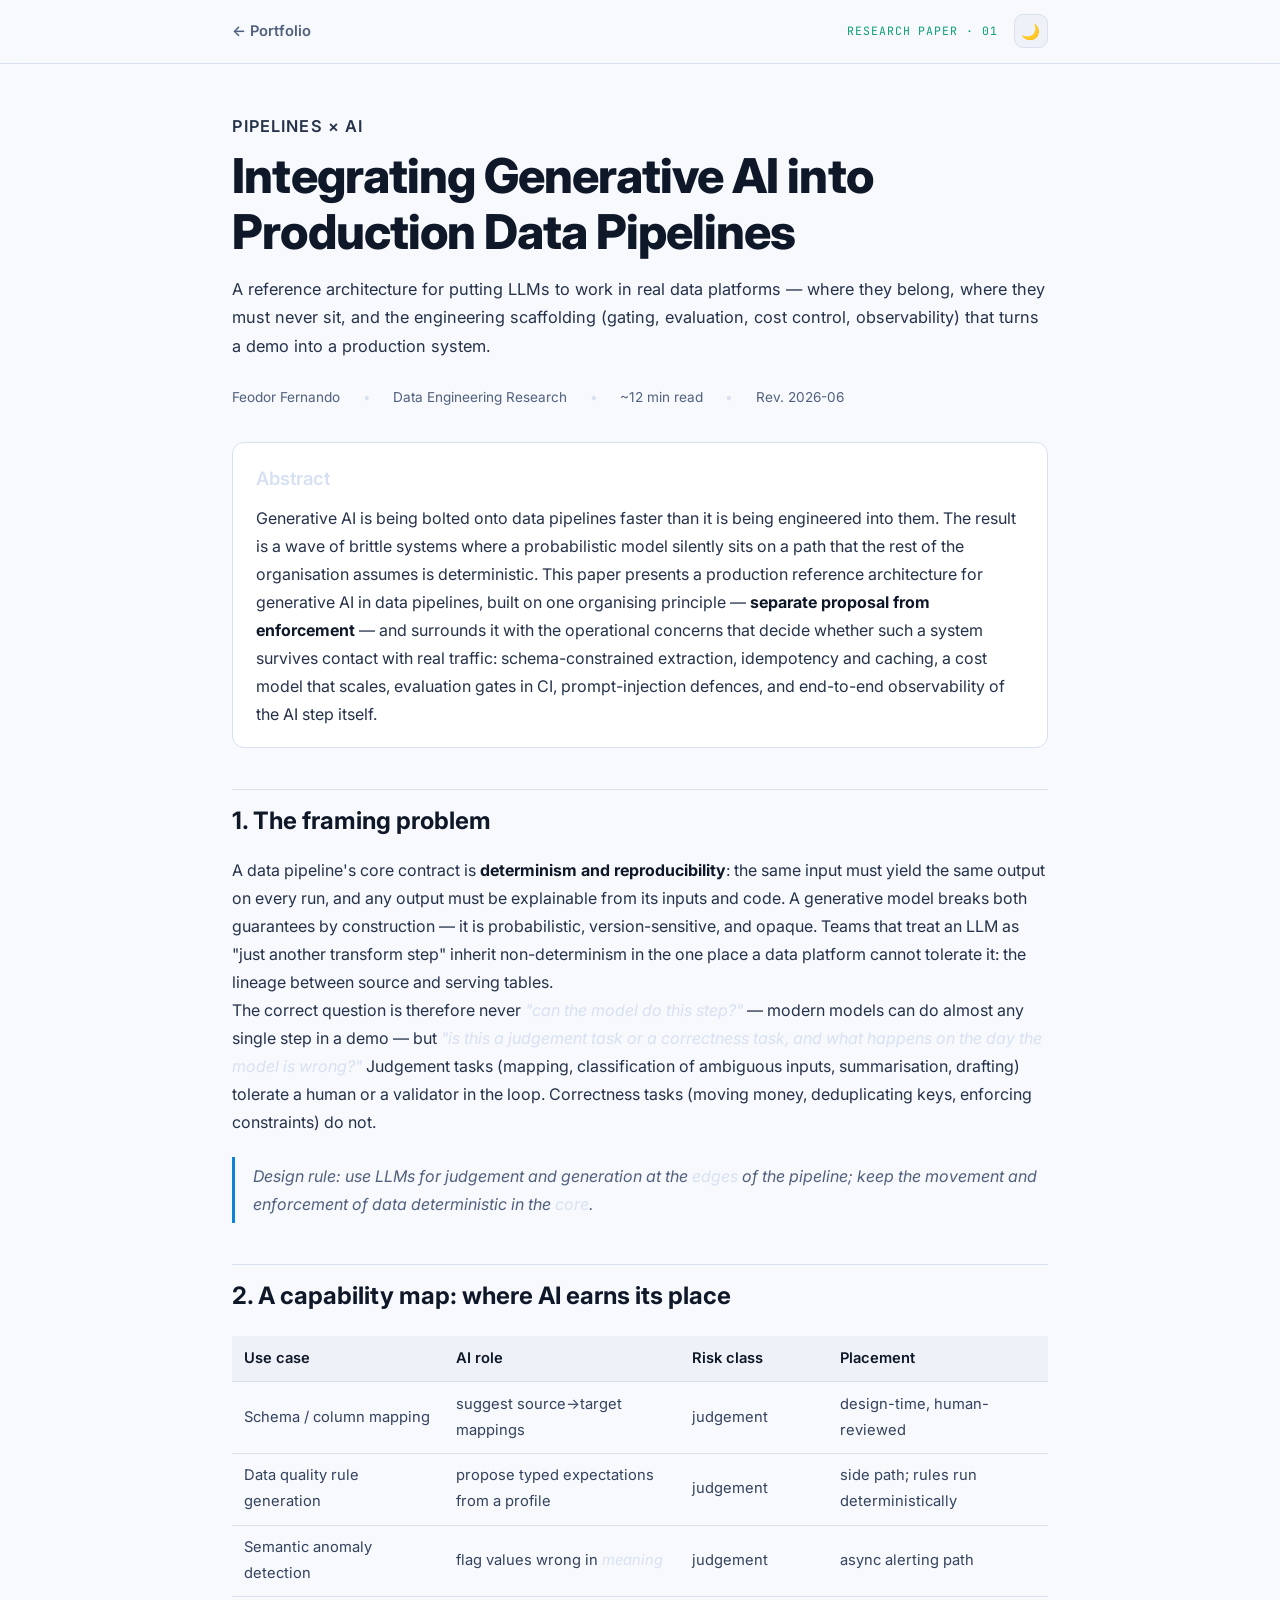
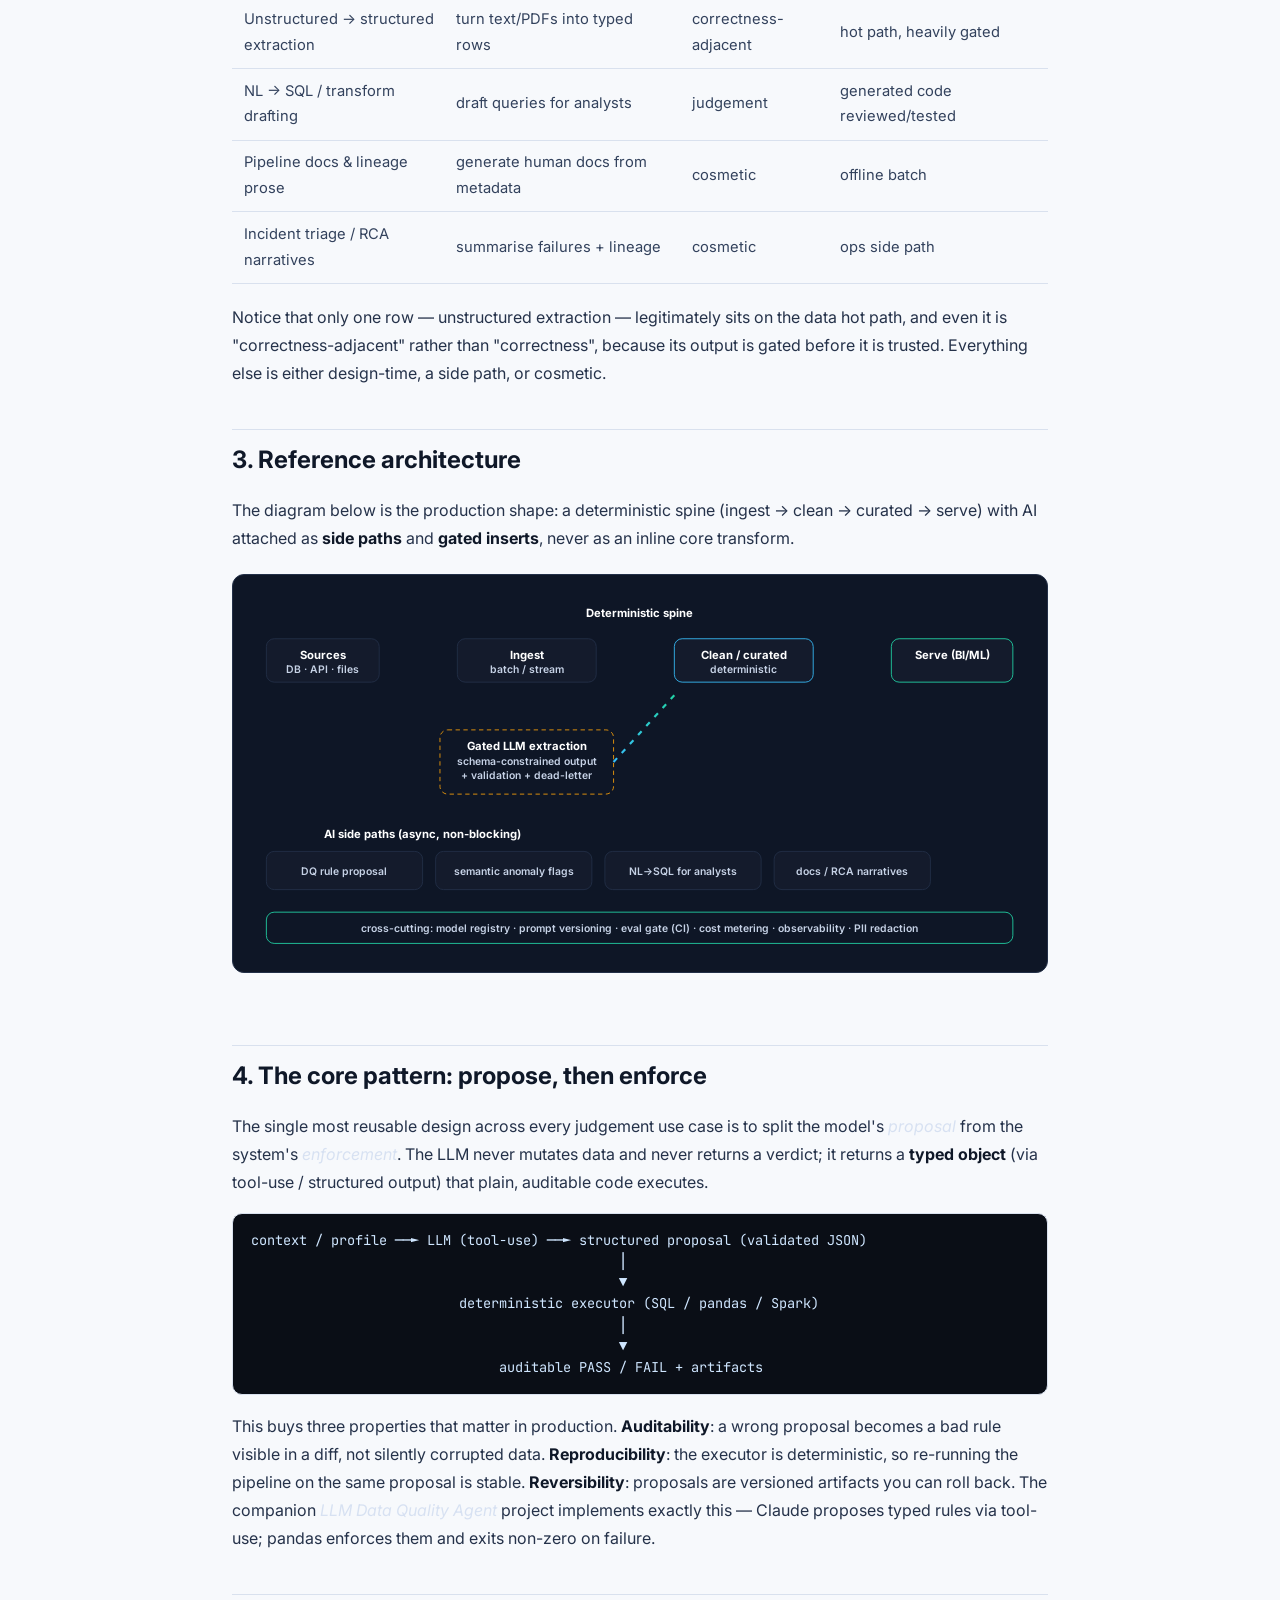
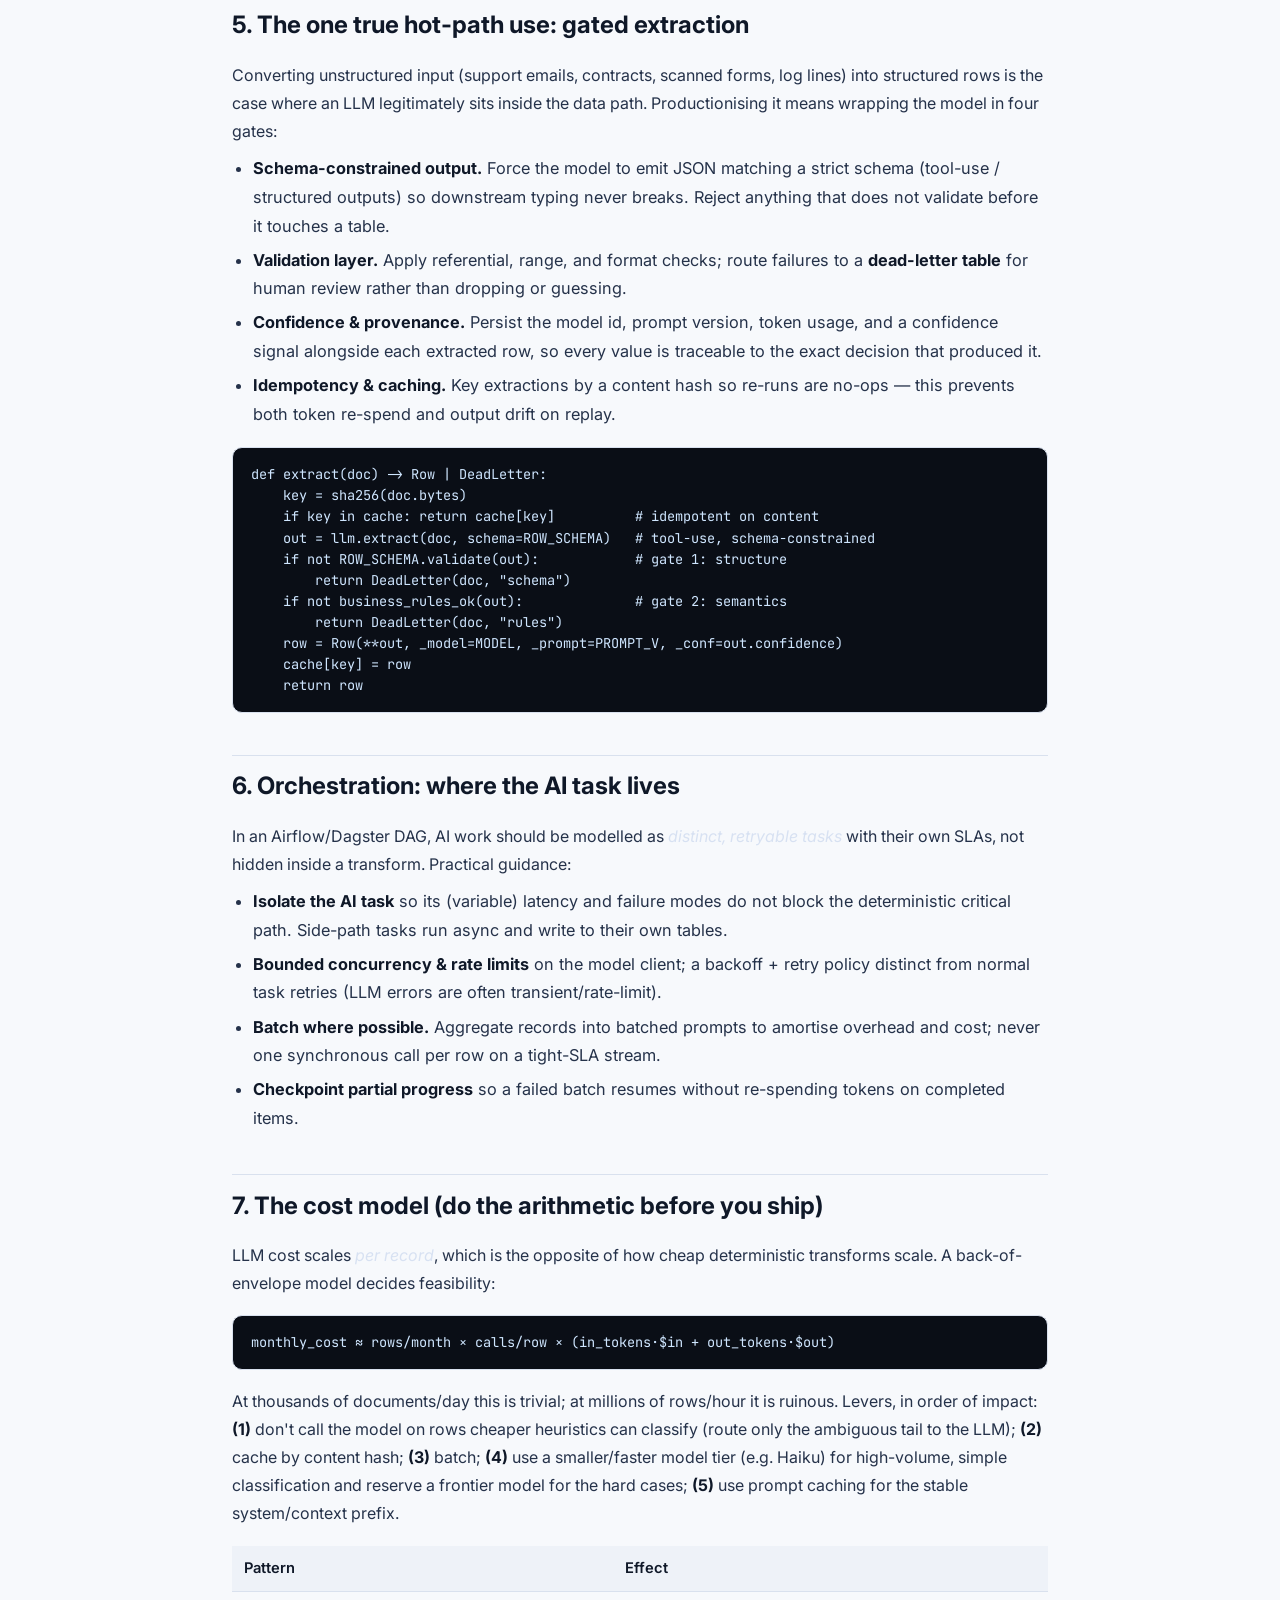
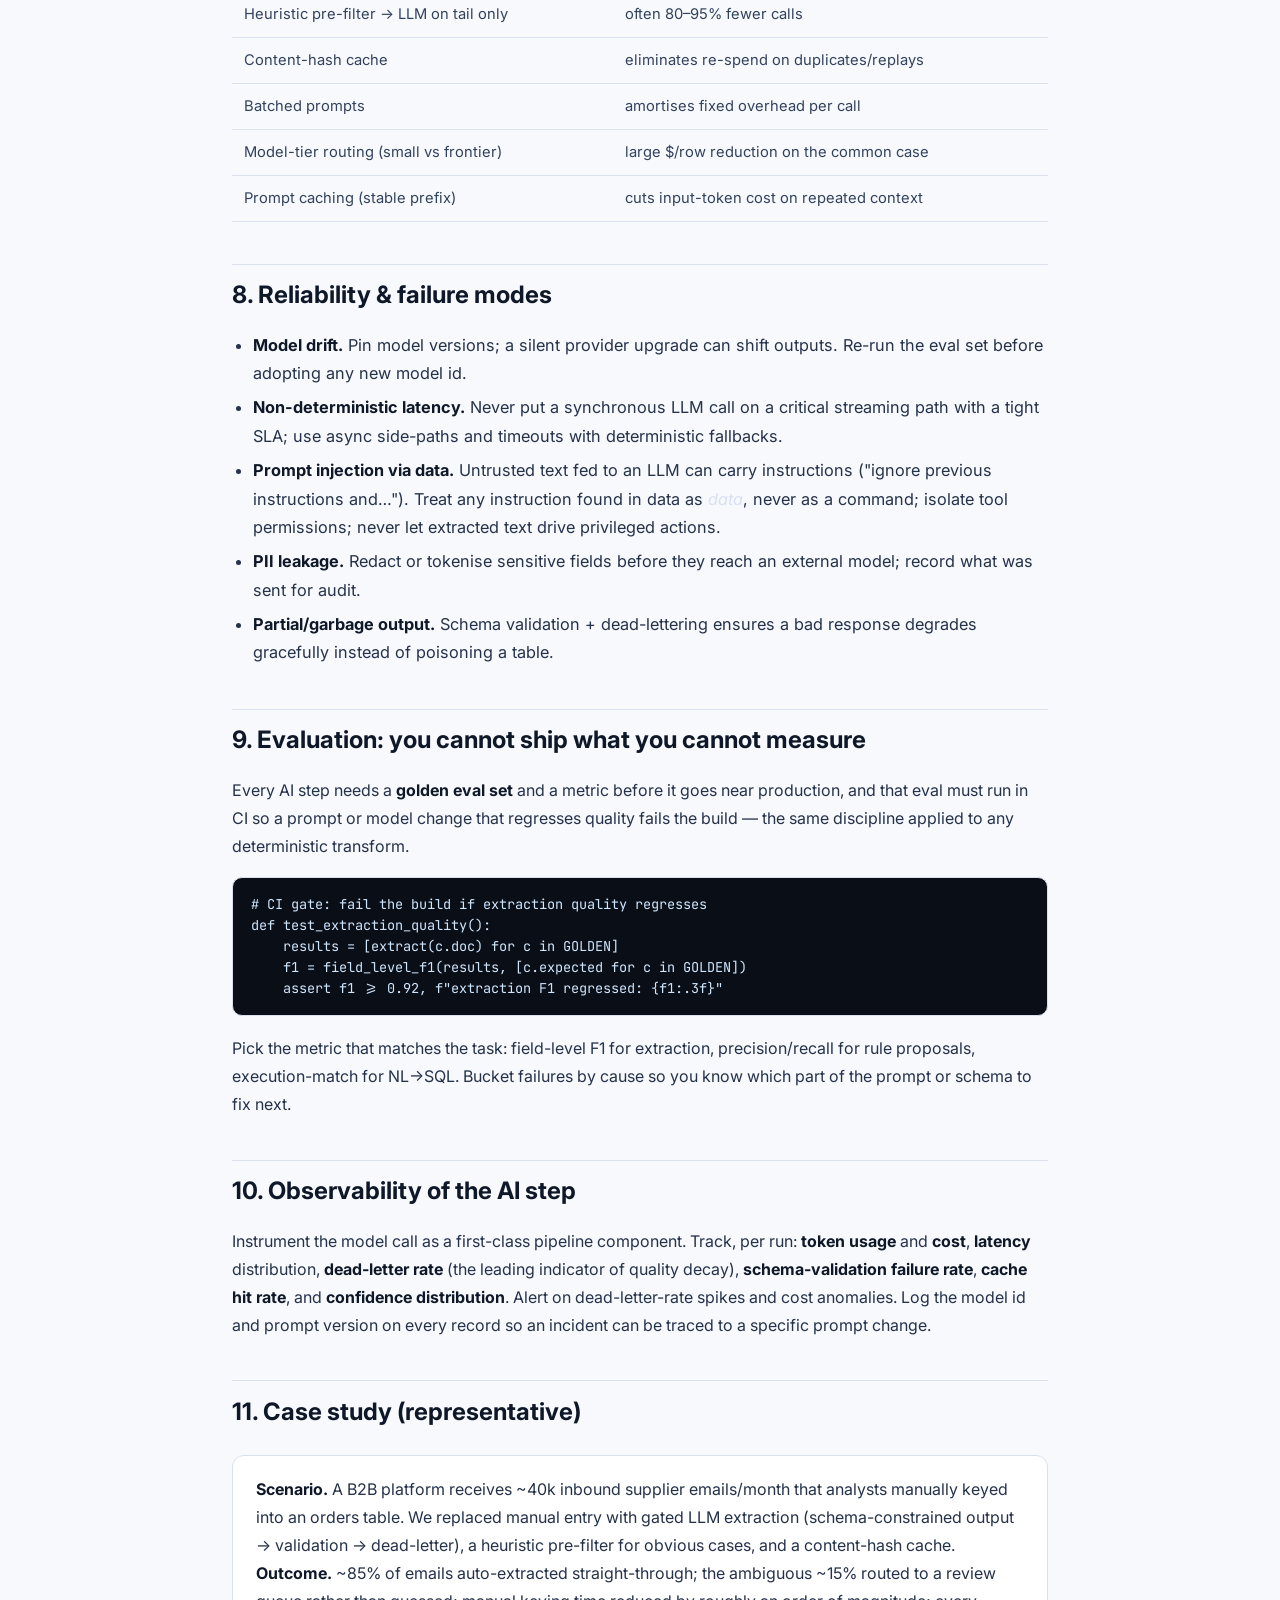
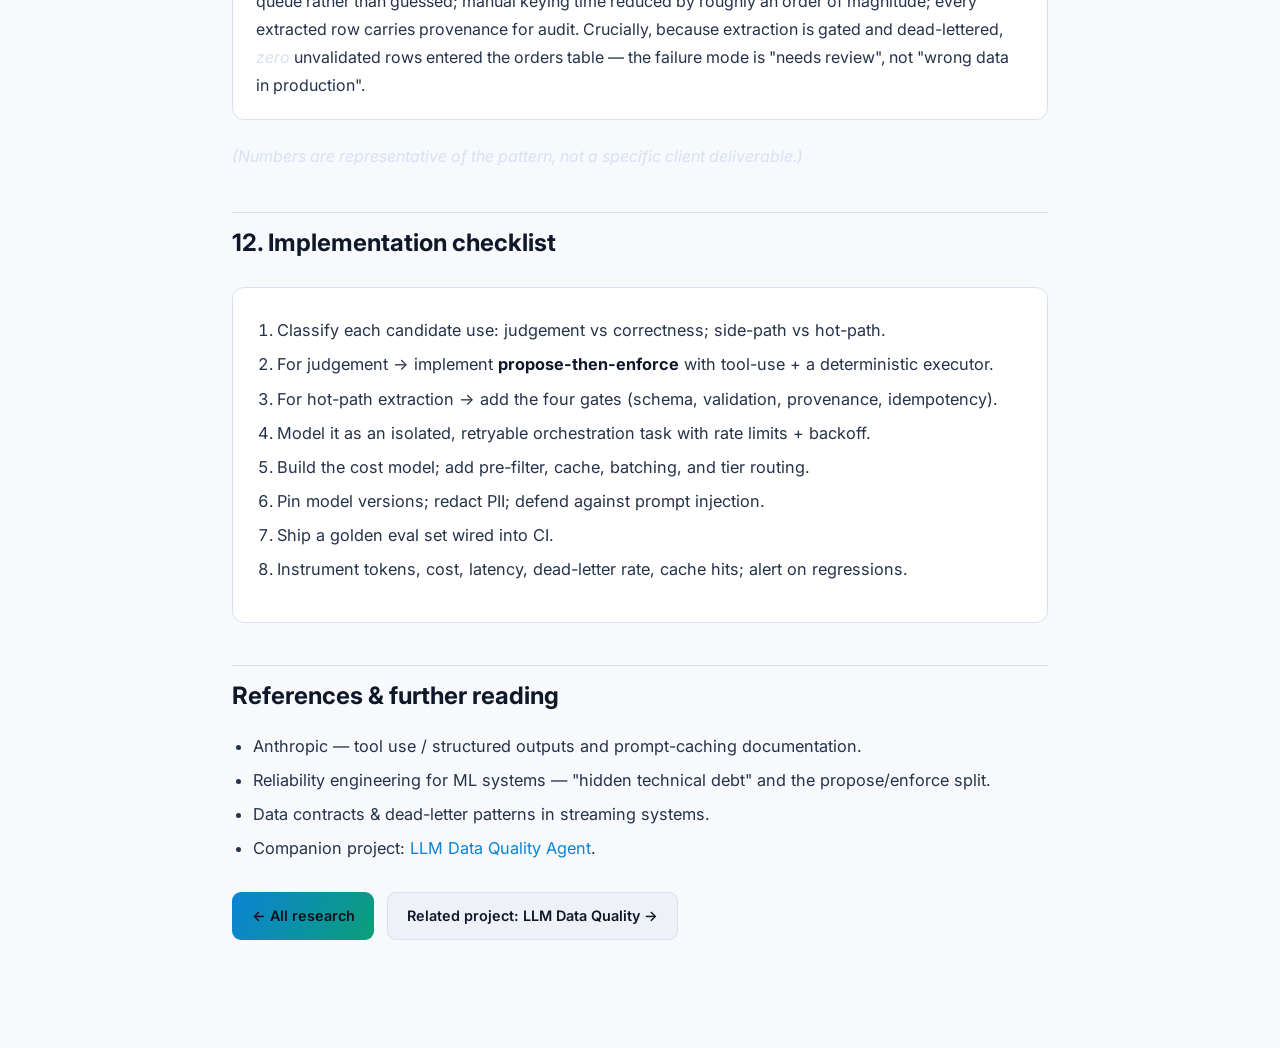
<file: site/research/ai-in-data-pipelines.html>
<!DOCTYPE html>
<html lang="en">
<head>
<script>
(function(){function a(t){document.documentElement.setAttribute('data-theme',t);}
var s;try{s=localStorage.getItem('theme');}catch(e){}
var m=window.matchMedia&&matchMedia('(prefers-color-scheme: light)').matches;
a(s||(m?'light':'dark'));
window.toggleTheme=function(){var c=document.documentElement.getAttribute('data-theme');var n=c==='light'?'dark':'light';a(n);try{localStorage.setItem('theme',n);}catch(e){}var b=document.getElementById('theme-toggle');if(b)b.textContent=n==='light'?'\u{1F319}':'☀️';};
document.addEventListener('DOMContentLoaded',function(){var b=document.getElementById('theme-toggle');if(b)b.textContent=document.documentElement.getAttribute('data-theme')==='light'?'\u{1F319}':'☀️';});
if(!s&&window.matchMedia){try{matchMedia('(prefers-color-scheme: light)').addEventListener('change',function(e){var n=e.matches?'light':'dark';a(n);var b=document.getElementById('theme-toggle');if(b)b.textContent=n==='light'?'\u{1F319}':'☀️';});}catch(e){}}
})();
</script>
<meta charset="UTF-8" />
<meta name="viewport" content="width=device-width, initial-scale=1.0" />
<title>Integrating Generative AI into Production Data Pipelines — Feodor Fernando</title>
<meta name="description" content="An industry-grade reference architecture for embedding generative AI into production data pipelines: propose-vs-enforce, gated extraction, cost models, evaluation, and observability." />
<link rel="preconnect" href="https://fonts.googleapis.com" />
<link href="https://fonts.googleapis.com/css2?family=Inter:wght@400;500;600;700;800&family=JetBrains+Mono:wght@400;500&display=swap" rel="stylesheet" />
<link rel="stylesheet" href="../assets/site.css" />
</head>
<body>
<div class="topbar"><div class="topbar-inner">
  <a class="back" href="../../index.html">← Portfolio</a>
  <div class="topbar-right">
    <span class="kind">Research Paper · 01</span>
    <button id="theme-toggle" class="theme-btn" onclick="toggleTheme()" aria-label="Toggle light/dark theme">☀️</button>
  </div>
</div></div>

<article class="wrap">
  <p class="eyebrow">Pipelines × AI</p>
  <h1>Integrating Generative AI into Production Data Pipelines</h1>
  <p class="lede">A reference architecture for putting LLMs to work in real data platforms —
  where they belong, where they must never sit, and the engineering scaffolding (gating,
  evaluation, cost control, observability) that turns a demo into a production system.</p>
  <div class="meta">
    <span>Feodor Fernando</span><span class="dot">•</span>
    <span>Data Engineering Research</span><span class="dot">•</span>
    <span>~12 min read</span><span class="dot">•</span><span>Rev. 2026-06</span>
  </div>

  <div class="panel">
    <h3>Abstract</h3>
    <p>Generative AI is being bolted onto data pipelines faster than it is being engineered into
    them. The result is a wave of brittle systems where a probabilistic model silently sits on a
    path that the rest of the organisation assumes is deterministic. This paper presents a
    production reference architecture for generative AI in data pipelines, built on one
    organising principle — <strong>separate proposal from enforcement</strong> — and surrounds it
    with the operational concerns that decide whether such a system survives contact with real
    traffic: schema-constrained extraction, idempotency and caching, a cost model that scales,
    evaluation gates in CI, prompt-injection defences, and end-to-end observability of the AI
    step itself.</p>
  </div>

  <section class="reveal">
  <h2>1. The framing problem</h2>
  <p>A data pipeline's core contract is <strong>determinism and reproducibility</strong>: the
  same input must yield the same output on every run, and any output must be explainable from its
  inputs and code. A generative model breaks both guarantees by construction — it is
  probabilistic, version-sensitive, and opaque. Teams that treat an LLM as "just another
  transform step" inherit non-determinism in the one place a data platform cannot tolerate it:
  the lineage between source and serving tables.</p>
  <p>The correct question is therefore never <em>"can the model do this step?"</em> — modern
  models can do almost any single step in a demo — but <em>"is this a judgement task or a
  correctness task, and what happens on the day the model is wrong?"</em> Judgement tasks
  (mapping, classification of ambiguous inputs, summarisation, drafting) tolerate a human or a
  validator in the loop. Correctness tasks (moving money, deduplicating keys, enforcing
  constraints) do not.</p>
  <blockquote>Design rule: use LLMs for judgement and generation at the <em>edges</em> of the
  pipeline; keep the movement and enforcement of data deterministic in the <em>core</em>.</blockquote>
  </section>

  <section class="reveal">
  <h2>2. A capability map: where AI earns its place</h2>
  <table>
    <thead><tr><th>Use case</th><th>AI role</th><th>Risk class</th><th>Placement</th></tr></thead>
    <tbody>
      <tr><td>Schema / column mapping</td><td>suggest source→target mappings</td><td>judgement</td><td>design-time, human-reviewed</td></tr>
      <tr><td>Data quality rule generation</td><td>propose typed expectations from a profile</td><td>judgement</td><td>side path; rules run deterministically</td></tr>
      <tr><td>Semantic anomaly detection</td><td>flag values wrong in <em>meaning</em></td><td>judgement</td><td>async alerting path</td></tr>
      <tr><td>Unstructured → structured extraction</td><td>turn text/PDFs into typed rows</td><td>correctness-adjacent</td><td>hot path, heavily gated</td></tr>
      <tr><td>NL → SQL / transform drafting</td><td>draft queries for analysts</td><td>judgement</td><td>generated code reviewed/tested</td></tr>
      <tr><td>Pipeline docs &amp; lineage prose</td><td>generate human docs from metadata</td><td>cosmetic</td><td>offline batch</td></tr>
      <tr><td>Incident triage / RCA narratives</td><td>summarise failures + lineage</td><td>cosmetic</td><td>ops side path</td></tr>
    </tbody>
  </table>
  <p>Notice that only one row — unstructured extraction — legitimately sits on the data hot path,
  and even it is "correctness-adjacent" rather than "correctness", because its output is gated
  before it is trusted. Everything else is either design-time, a side path, or cosmetic.</p>
  </section>

  <section class="reveal">
  <h2>3. Reference architecture</h2>
  <p>The diagram below is the production shape: a deterministic spine (ingest → clean → curated →
  serve) with AI attached as <strong>side paths</strong> and <strong>gated inserts</strong>,
  never as an inline core transform.</p>
  <svg class="diagram" viewBox="0 0 900 420" xmlns="http://www.w3.org/2000/svg" role="img" aria-label="AI-augmented pipeline reference architecture">
    <defs><linearGradient id="f" x1="0" y1="0" x2="1" y2="0"><stop offset="0" stop-color="#38bdf8"/><stop offset="1" stop-color="#22d3a6"/></linearGradient></defs>
    <!-- deterministic spine -->
    <text x="450" y="30" text-anchor="middle" class="node-title">Deterministic spine</text>
    <line class="flow" x1="150" y1="80" x2="240" y2="80" stroke="url(#f)" stroke-width="3"/>
    <line class="flow" x1="400" y1="80" x2="490" y2="80" stroke="url(#f)" stroke-width="3"/>
    <line class="flow" x1="650" y1="80" x2="740" y2="80" stroke="url(#f)" stroke-width="3"/>
    <rect x="20" y="55" width="130" height="50" rx="9" fill="#141b2c" stroke="#233048"/><text x="85" y="78" text-anchor="middle" class="node-title">Sources</text><text x="85" y="94" text-anchor="middle" class="node-label">DB · API · files</text>
    <rect x="240" y="55" width="160" height="50" rx="9" fill="#141b2c" stroke="#233048"/><text x="320" y="78" text-anchor="middle" class="node-title">Ingest</text><text x="320" y="94" text-anchor="middle" class="node-label">batch / stream</text>
    <rect x="490" y="55" width="160" height="50" rx="9" fill="#141b2c" stroke="#38bdf8"/><text x="570" y="78" text-anchor="middle" class="node-title">Clean / curated</text><text x="570" y="94" text-anchor="middle" class="node-label">deterministic</text>
    <rect x="740" y="55" width="140" height="50" rx="9" fill="#141b2c" stroke="#22d3a6"/><text x="810" y="78" text-anchor="middle" class="node-title">Serve (BI/ML)</text>

    <!-- gated extraction (hot) -->
    <line class="flow" x1="320" y1="105" x2="320" y2="160" stroke="url(#f)" stroke-width="2.5"/>
    <rect x="220" y="160" width="200" height="74" rx="9" fill="#0e1626" stroke="#f59e0b" stroke-dasharray="5 4"/>
    <text x="320" y="183" text-anchor="middle" class="node-title">Gated LLM extraction</text>
    <text x="320" y="201" text-anchor="middle" class="node-label">schema-constrained output</text>
    <text x="320" y="217" text-anchor="middle" class="node-label">+ validation + dead-letter</text>
    <line class="flow" x1="420" y1="197" x2="490" y2="120" stroke="url(#f)" stroke-width="2.5"/>

    <!-- side paths -->
    <text x="200" y="285" text-anchor="middle" class="node-title">AI side paths (async, non-blocking)</text>
    <rect x="20" y="300" width="180" height="44" rx="9" fill="#141b2c" stroke="#233048"/><text x="110" y="327" text-anchor="middle" class="node-label">DQ rule proposal</text>
    <rect x="215" y="300" width="180" height="44" rx="9" fill="#141b2c" stroke="#233048"/><text x="305" y="327" text-anchor="middle" class="node-label">semantic anomaly flags</text>
    <rect x="410" y="300" width="180" height="44" rx="9" fill="#141b2c" stroke="#233048"/><text x="500" y="327" text-anchor="middle" class="node-label">NL→SQL for analysts</text>
    <rect x="605" y="300" width="180" height="44" rx="9" fill="#141b2c" stroke="#233048"/><text x="695" y="327" text-anchor="middle" class="node-label">docs / RCA narratives</text>

    <!-- cross-cutting -->
    <rect x="20" y="370" width="860" height="36" rx="9" fill="#0e1626" stroke="#22d3a6"/>
    <text x="450" y="393" text-anchor="middle" class="node-label">cross-cutting: model registry · prompt versioning · eval gate (CI) · cost metering · observability · PII redaction</text>
  </svg>
  </section>

  <section class="reveal">
  <h2>4. The core pattern: propose, then enforce</h2>
  <p>The single most reusable design across every judgement use case is to split the model's
  <em>proposal</em> from the system's <em>enforcement</em>. The LLM never mutates data and never
  returns a verdict; it returns a <strong>typed object</strong> (via tool-use / structured
  output) that plain, auditable code executes.</p>
  <pre><code>context / profile ──► LLM (tool-use) ──► structured proposal (validated JSON)
                                              │
                                              ▼
                          deterministic executor (SQL / pandas / Spark)
                                              │
                                              ▼
                               auditable PASS / FAIL + artifacts</code></pre>
  <p>This buys three properties that matter in production. <strong>Auditability</strong>: a wrong
  proposal becomes a bad rule visible in a diff, not silently corrupted data.
  <strong>Reproducibility</strong>: the executor is deterministic, so re-running the pipeline on
  the same proposal is stable. <strong>Reversibility</strong>: proposals are versioned artifacts
  you can roll back. The companion <em>LLM Data Quality Agent</em> project implements exactly
  this — Claude proposes typed rules via tool-use; pandas enforces them and exits non-zero on
  failure.</p>
  </section>

  <section class="reveal">
  <h2>5. The one true hot-path use: gated extraction</h2>
  <p>Converting unstructured input (support emails, contracts, scanned forms, log lines) into
  structured rows is the case where an LLM legitimately sits inside the data path. Productionising
  it means wrapping the model in four gates:</p>
  <ul>
    <li><strong>Schema-constrained output.</strong> Force the model to emit JSON matching a strict
    schema (tool-use / structured outputs) so downstream typing never breaks. Reject anything that
    does not validate before it touches a table.</li>
    <li><strong>Validation layer.</strong> Apply referential, range, and format checks; route
    failures to a <strong>dead-letter table</strong> for human review rather than dropping or
    guessing.</li>
    <li><strong>Confidence &amp; provenance.</strong> Persist the model id, prompt version, token
    usage, and a confidence signal alongside each extracted row, so every value is traceable to
    the exact decision that produced it.</li>
    <li><strong>Idempotency &amp; caching.</strong> Key extractions by a content hash so re-runs
    are no-ops — this prevents both token re-spend and output drift on replay.</li>
  </ul>
  <pre><code>def extract(doc) -> Row | DeadLetter:
    key = sha256(doc.bytes)
    if key in cache: return cache[key]          # idempotent on content
    out = llm.extract(doc, schema=ROW_SCHEMA)   # tool-use, schema-constrained
    if not ROW_SCHEMA.validate(out):            # gate 1: structure
        return DeadLetter(doc, "schema")
    if not business_rules_ok(out):              # gate 2: semantics
        return DeadLetter(doc, "rules")
    row = Row(**out, _model=MODEL, _prompt=PROMPT_V, _conf=out.confidence)
    cache[key] = row
    return row</code></pre>
  </section>

  <section class="reveal">
  <h2>6. Orchestration: where the AI task lives</h2>
  <p>In an Airflow/Dagster DAG, AI work should be modelled as <em>distinct, retryable tasks</em>
  with their own SLAs, not hidden inside a transform. Practical guidance:</p>
  <ul>
    <li><strong>Isolate the AI task</strong> so its (variable) latency and failure modes do not
    block the deterministic critical path. Side-path tasks run async and write to their own
    tables.</li>
    <li><strong>Bounded concurrency &amp; rate limits</strong> on the model client; a backoff +
    retry policy distinct from normal task retries (LLM errors are often transient/rate-limit).</li>
    <li><strong>Batch where possible.</strong> Aggregate records into batched prompts to amortise
    overhead and cost; never one synchronous call per row on a tight-SLA stream.</li>
    <li><strong>Checkpoint partial progress</strong> so a failed batch resumes without
    re-spending tokens on completed items.</li>
  </ul>
  </section>

  <section class="reveal">
  <h2>7. The cost model (do the arithmetic before you ship)</h2>
  <p>LLM cost scales <em>per record</em>, which is the opposite of how cheap deterministic
  transforms scale. A back-of-envelope model decides feasibility:</p>
  <pre><code>monthly_cost ≈ rows/month × calls/row × (in_tokens·$in + out_tokens·$out)</code></pre>
  <p>At thousands of documents/day this is trivial; at millions of rows/hour it is ruinous.
  Levers, in order of impact: <strong>(1)</strong> don't call the model on rows cheaper heuristics
  can classify (route only the ambiguous tail to the LLM); <strong>(2)</strong> cache by content
  hash; <strong>(3)</strong> batch; <strong>(4)</strong> use a smaller/faster model tier
  (e.g. Haiku) for high-volume, simple classification and reserve a frontier model for the hard
  cases; <strong>(5)</strong> use prompt caching for the stable system/context prefix.</p>
  <table>
    <thead><tr><th>Pattern</th><th>Effect</th></tr></thead>
    <tbody>
      <tr><td>Heuristic pre-filter → LLM on tail only</td><td>often 80–95% fewer calls</td></tr>
      <tr><td>Content-hash cache</td><td>eliminates re-spend on duplicates/replays</td></tr>
      <tr><td>Batched prompts</td><td>amortises fixed overhead per call</td></tr>
      <tr><td>Model-tier routing (small vs frontier)</td><td>large $/row reduction on the common case</td></tr>
      <tr><td>Prompt caching (stable prefix)</td><td>cuts input-token cost on repeated context</td></tr>
    </tbody>
  </table>
  </section>

  <section class="reveal">
  <h2>8. Reliability &amp; failure modes</h2>
  <ul>
    <li><strong>Model drift.</strong> Pin model versions; a silent provider upgrade can shift
    outputs. Re-run the eval set before adopting any new model id.</li>
    <li><strong>Non-deterministic latency.</strong> Never put a synchronous LLM call on a critical
    streaming path with a tight SLA; use async side-paths and timeouts with deterministic
    fallbacks.</li>
    <li><strong>Prompt injection via data.</strong> Untrusted text fed to an LLM can carry
    instructions ("ignore previous instructions and…"). Treat any instruction found in data as
    <em>data</em>, never as a command; isolate tool permissions; never let extracted text drive
    privileged actions.</li>
    <li><strong>PII leakage.</strong> Redact or tokenise sensitive fields before they reach an
    external model; record what was sent for audit.</li>
    <li><strong>Partial/garbage output.</strong> Schema validation + dead-lettering ensures a bad
    response degrades gracefully instead of poisoning a table.</li>
  </ul>
  </section>

  <section class="reveal">
  <h2>9. Evaluation: you cannot ship what you cannot measure</h2>
  <p>Every AI step needs a <strong>golden eval set</strong> and a metric before it goes near
  production, and that eval must run in CI so a prompt or model change that regresses quality
  fails the build — the same discipline applied to any deterministic transform.</p>
  <pre><code># CI gate: fail the build if extraction quality regresses
def test_extraction_quality():
    results = [extract(c.doc) for c in GOLDEN]
    f1 = field_level_f1(results, [c.expected for c in GOLDEN])
    assert f1 >= 0.92, f"extraction F1 regressed: {f1:.3f}"</code></pre>
  <p>Pick the metric that matches the task: field-level F1 for extraction, precision/recall for
  rule proposals, execution-match for NL→SQL. Bucket failures by cause so you know which part of
  the prompt or schema to fix next.</p>
  </section>

  <section class="reveal">
  <h2>10. Observability of the AI step</h2>
  <p>Instrument the model call as a first-class pipeline component. Track, per run:
  <strong>token usage</strong> and <strong>cost</strong>, <strong>latency</strong> distribution,
  <strong>dead-letter rate</strong> (the leading indicator of quality decay),
  <strong>schema-validation failure rate</strong>, <strong>cache hit rate</strong>, and
  <strong>confidence distribution</strong>. Alert on dead-letter-rate spikes and cost anomalies.
  Log the model id and prompt version on every record so an incident can be traced to a specific
  prompt change.</p>
  </section>

  <section class="reveal">
  <h2>11. Case study (representative)</h2>
  <div class="panel">
    <p><strong>Scenario.</strong> A B2B platform receives ~40k inbound supplier emails/month that
    analysts manually keyed into an orders table. We replaced manual entry with gated LLM
    extraction (schema-constrained output → validation → dead-letter), a heuristic pre-filter for
    obvious cases, and a content-hash cache.</p>
    <p><strong>Outcome.</strong> ~85% of emails auto-extracted straight-through; the ambiguous
    ~15% routed to a review queue rather than guessed; manual keying time reduced by roughly an
    order of magnitude; every extracted row carries provenance for audit. Crucially, because
    extraction is gated and dead-lettered, <em>zero</em> unvalidated rows entered the orders
    table — the failure mode is "needs review", not "wrong data in production".</p>
  </div>
  <p><em>(Numbers are representative of the pattern, not a specific client deliverable.)</em></p>
  </section>

  <section class="reveal">
  <h2>12. Implementation checklist</h2>
  <div class="panel">
  <ol>
    <li>Classify each candidate use: judgement vs correctness; side-path vs hot-path.</li>
    <li>For judgement → implement <strong>propose-then-enforce</strong> with tool-use + a
    deterministic executor.</li>
    <li>For hot-path extraction → add the four gates (schema, validation, provenance,
    idempotency).</li>
    <li>Model it as an isolated, retryable orchestration task with rate limits + backoff.</li>
    <li>Build the cost model; add pre-filter, cache, batching, and tier routing.</li>
    <li>Pin model versions; redact PII; defend against prompt injection.</li>
    <li>Ship a golden eval set wired into CI.</li>
    <li>Instrument tokens, cost, latency, dead-letter rate, cache hits; alert on regressions.</li>
  </ol>
  </div>
  </section>

  <section class="reveal">
  <h2>References &amp; further reading</h2>
  <ul>
    <li>Anthropic — tool use / structured outputs and prompt-caching documentation.</li>
    <li>Reliability engineering for ML systems — "hidden technical debt" and the propose/enforce split.</li>
    <li>Data contracts &amp; dead-letter patterns in streaming systems.</li>
    <li>Companion project: <a href="../projects/llm-data-quality.html">LLM Data Quality Agent</a>.</li>
  </ul>
  </section>

  <div class="actions">
    <a class="btn primary" href="../../index.html#research">← All research</a>
    <a class="btn" href="../projects/llm-data-quality.html">Related project: LLM Data Quality →</a>
  </div>
</article>
<script src="../assets/site.js"></script>
</body>
</html>
</file>
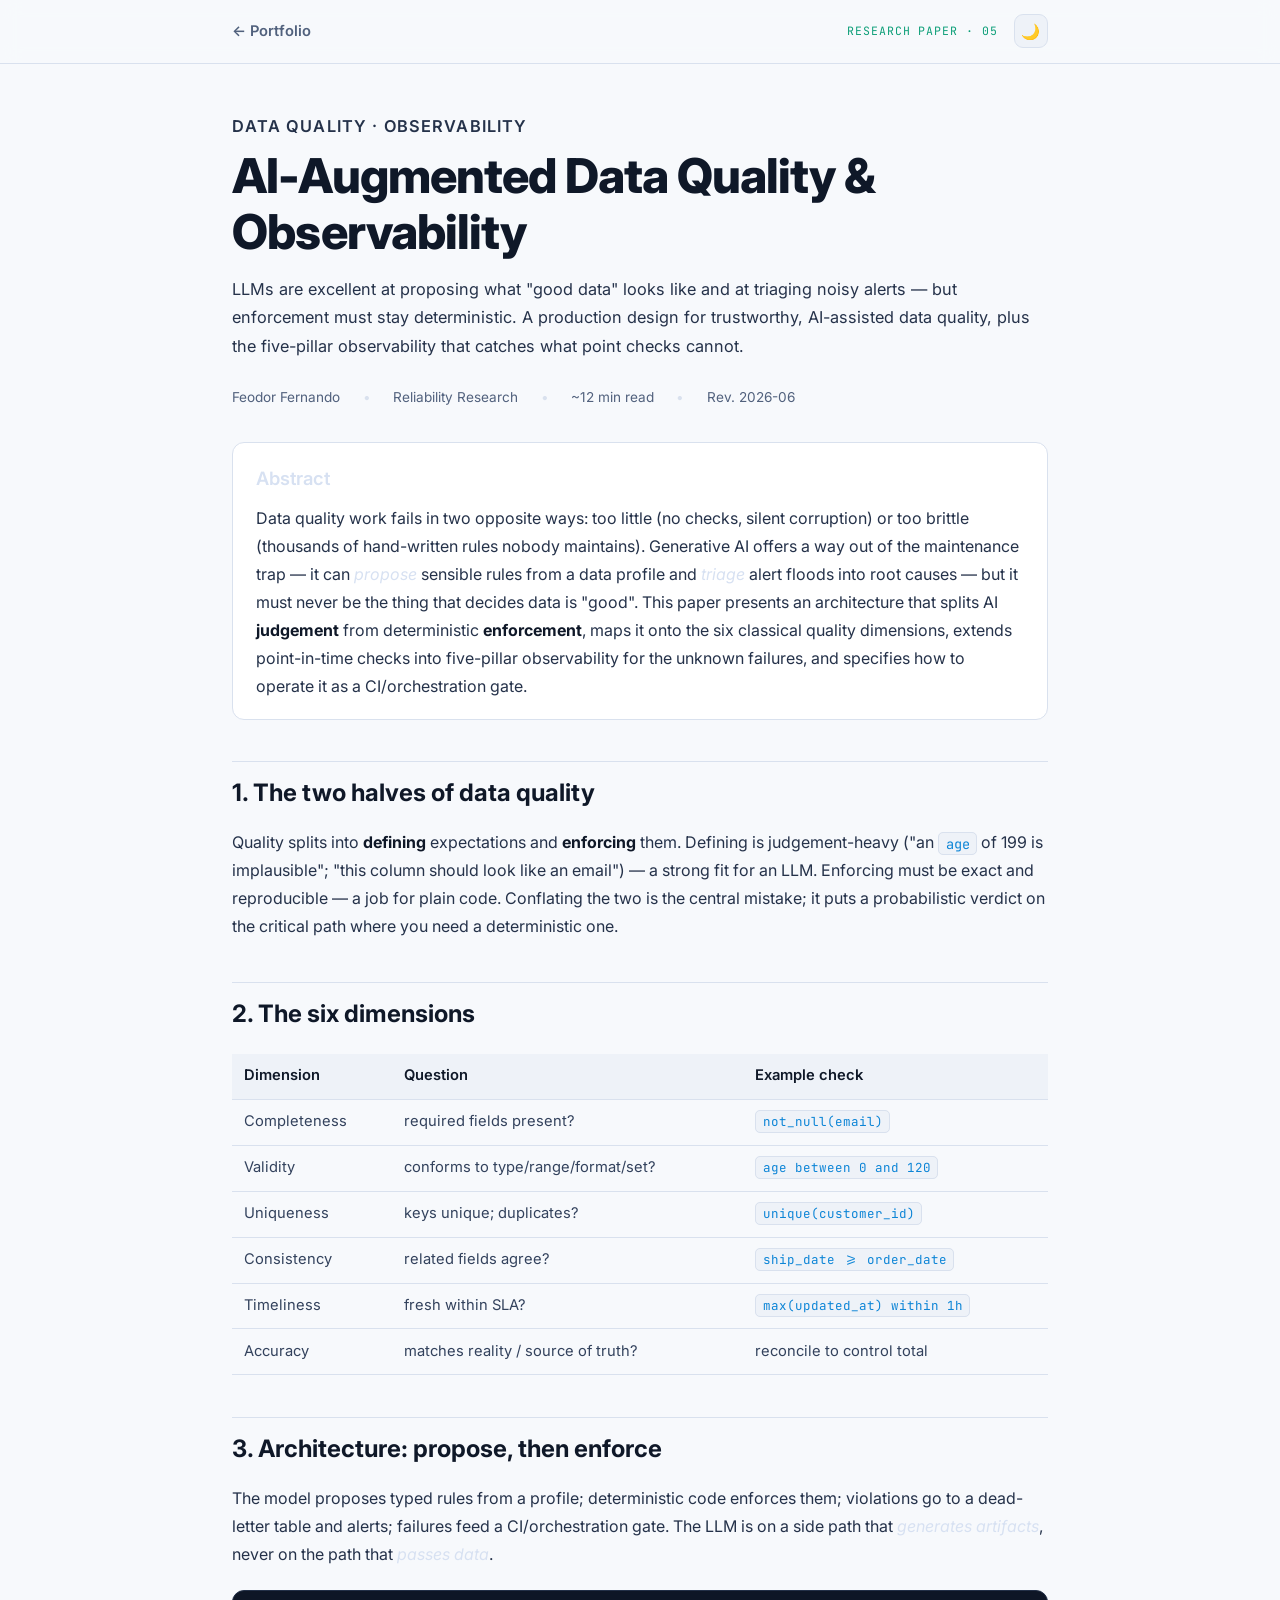
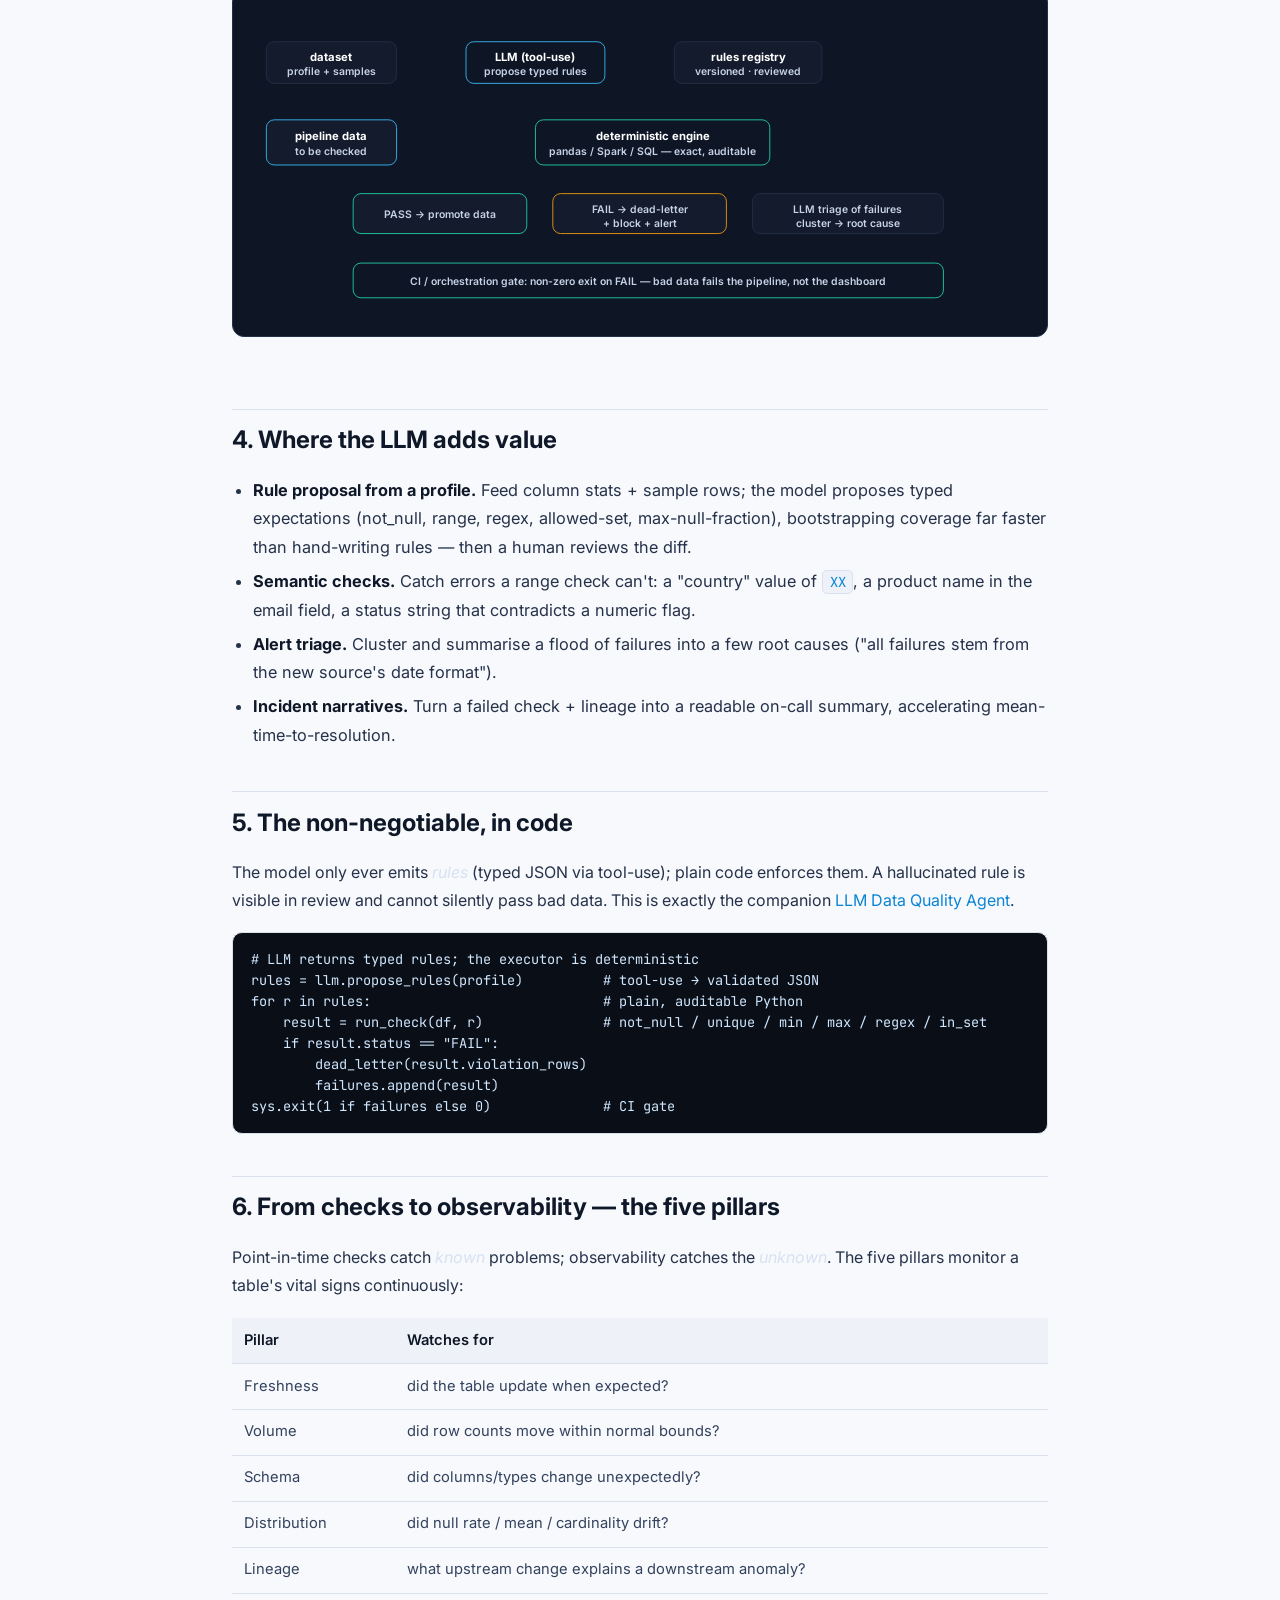
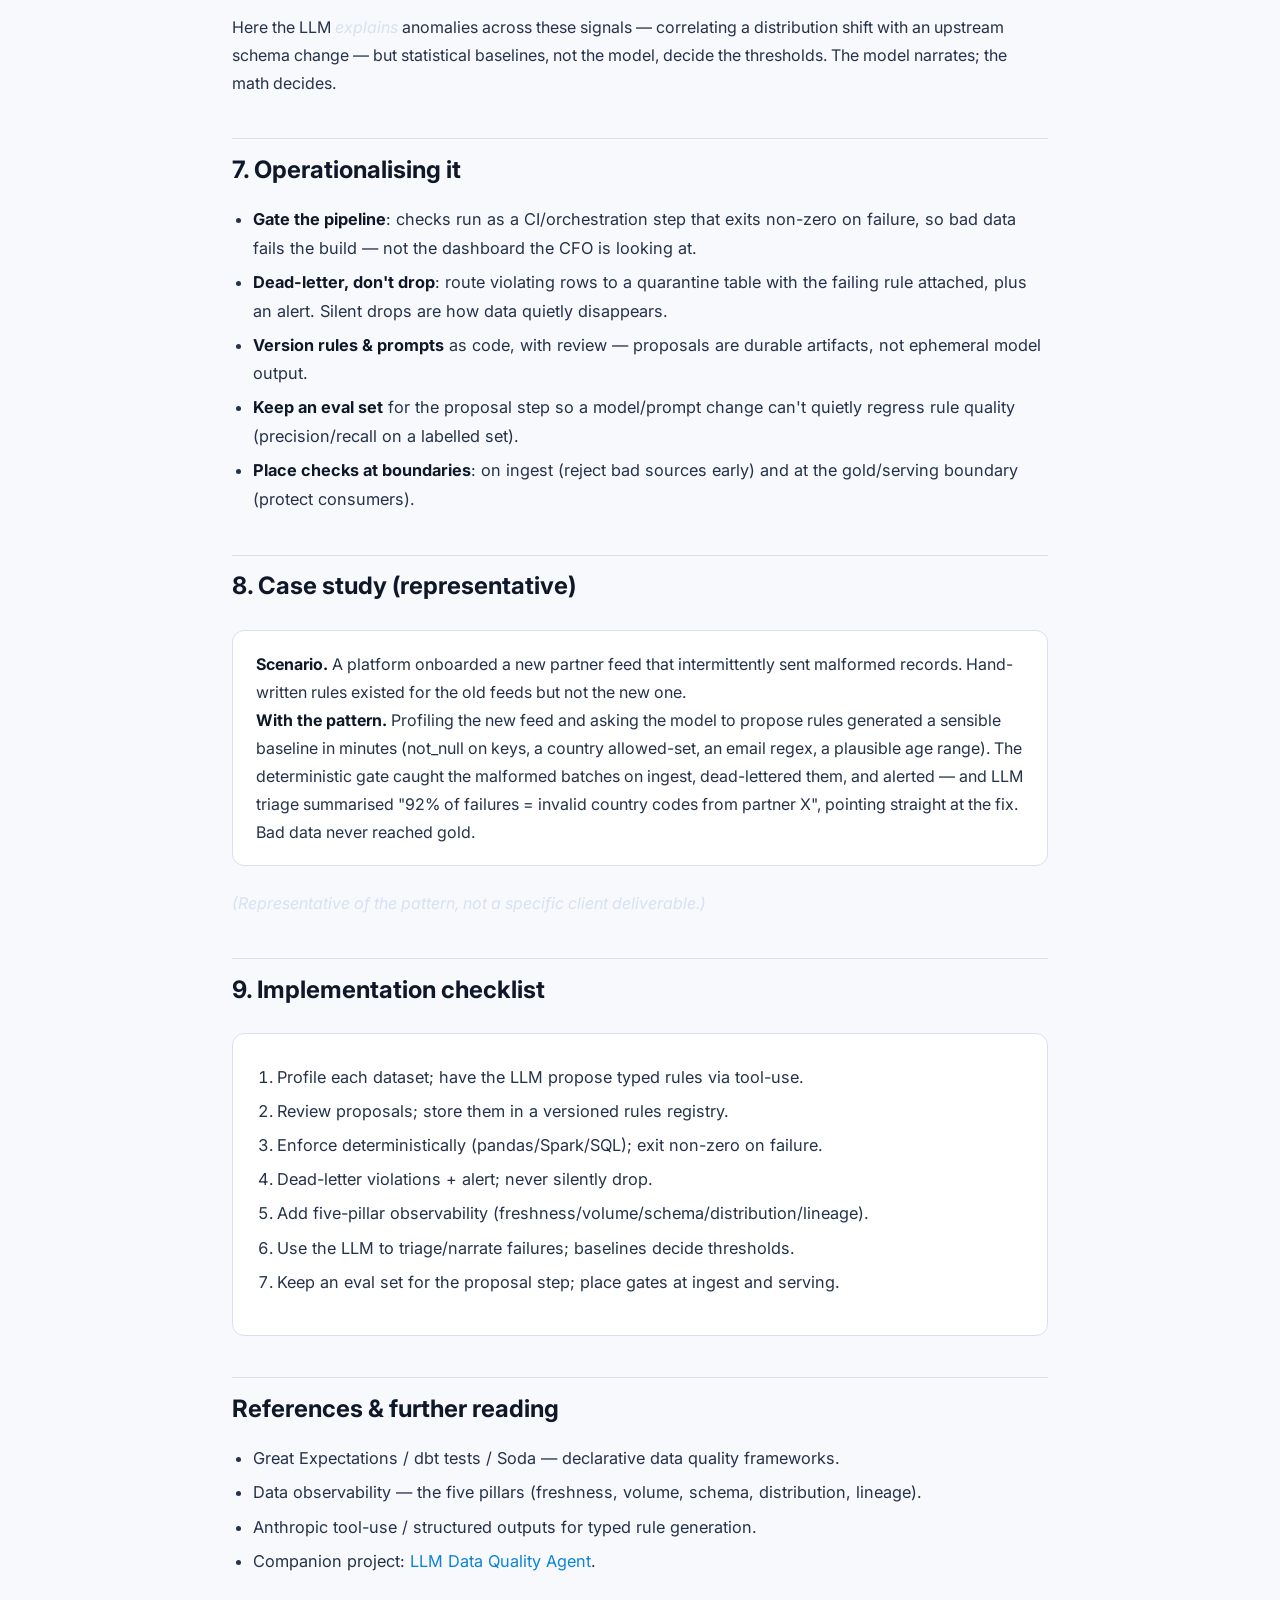
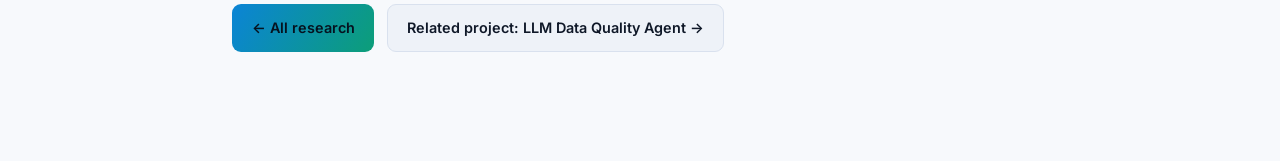
<file: site/research/data-quality-ai.html>
<!DOCTYPE html>
<html lang="en">
<head>
<script>
(function(){function a(t){document.documentElement.setAttribute('data-theme',t);}
var s;try{s=localStorage.getItem('theme');}catch(e){}
var m=window.matchMedia&&matchMedia('(prefers-color-scheme: light)').matches;
a(s||(m?'light':'dark'));
window.toggleTheme=function(){var c=document.documentElement.getAttribute('data-theme');var n=c==='light'?'dark':'light';a(n);try{localStorage.setItem('theme',n);}catch(e){}var b=document.getElementById('theme-toggle');if(b)b.textContent=n==='light'?'\u{1F319}':'☀️';};
document.addEventListener('DOMContentLoaded',function(){var b=document.getElementById('theme-toggle');if(b)b.textContent=document.documentElement.getAttribute('data-theme')==='light'?'\u{1F319}':'☀️';});
if(!s&&window.matchMedia){try{matchMedia('(prefers-color-scheme: light)').addEventListener('change',function(e){var n=e.matches?'light':'dark';a(n);var b=document.getElementById('theme-toggle');if(b)b.textContent=n==='light'?'\u{1F319}':'☀️';});}catch(e){}}
})();
</script>
<meta charset="UTF-8" />
<meta name="viewport" content="width=device-width, initial-scale=1.0" />
<title>AI-Augmented Data Quality &amp; Observability — Feodor Fernando</title>
<meta name="description" content="An industry-grade design for AI-assisted data quality and observability: the six dimensions, the propose-then-enforce architecture, the five pillars, and operating quality gates in production." />
<link rel="preconnect" href="https://fonts.googleapis.com" />
<link href="https://fonts.googleapis.com/css2?family=Inter:wght@400;500;600;700;800&family=JetBrains+Mono:wght@400;500&display=swap" rel="stylesheet" />
<link rel="stylesheet" href="../assets/site.css" />
</head>
<body>
<div class="topbar"><div class="topbar-inner">
  <a class="back" href="../../index.html">← Portfolio</a>
  <div class="topbar-right">
    <span class="kind">Research Paper · 05</span>
    <button id="theme-toggle" class="theme-btn" onclick="toggleTheme()" aria-label="Toggle light/dark theme">☀️</button>
  </div>
</div></div>

<article class="wrap">
  <p class="eyebrow">Data Quality · Observability</p>
  <h1>AI-Augmented Data Quality &amp; Observability</h1>
  <p class="lede">LLMs are excellent at proposing what "good data" looks like and at triaging noisy
  alerts — but enforcement must stay deterministic. A production design for trustworthy,
  AI-assisted data quality, plus the five-pillar observability that catches what point checks
  cannot.</p>
  <div class="meta">
    <span>Feodor Fernando</span><span class="dot">•</span>
    <span>Reliability Research</span><span class="dot">•</span>
    <span>~12 min read</span><span class="dot">•</span><span>Rev. 2026-06</span>
  </div>

  <div class="panel">
    <h3>Abstract</h3>
    <p>Data quality work fails in two opposite ways: too little (no checks, silent corruption) or
    too brittle (thousands of hand-written rules nobody maintains). Generative AI offers a way out
    of the maintenance trap — it can <em>propose</em> sensible rules from a data profile and
    <em>triage</em> alert floods into root causes — but it must never be the thing that decides
    data is "good". This paper presents an architecture that splits AI <strong>judgement</strong>
    from deterministic <strong>enforcement</strong>, maps it onto the six classical quality
    dimensions, extends point-in-time checks into five-pillar observability for the unknown
    failures, and specifies how to operate it as a CI/orchestration gate.</p>
  </div>

  <section class="reveal">
  <h2>1. The two halves of data quality</h2>
  <p>Quality splits into <strong>defining</strong> expectations and <strong>enforcing</strong>
  them. Defining is judgement-heavy ("an <code>age</code> of 199 is implausible"; "this column
  should look like an email") — a strong fit for an LLM. Enforcing must be exact and reproducible
  — a job for plain code. Conflating the two is the central mistake; it puts a probabilistic
  verdict on the critical path where you need a deterministic one.</p>
  </section>

  <section class="reveal">
  <h2>2. The six dimensions</h2>
  <table>
    <thead><tr><th>Dimension</th><th>Question</th><th>Example check</th></tr></thead>
    <tbody>
      <tr><td>Completeness</td><td>required fields present?</td><td><code>not_null(email)</code></td></tr>
      <tr><td>Validity</td><td>conforms to type/range/format/set?</td><td><code>age between 0 and 120</code></td></tr>
      <tr><td>Uniqueness</td><td>keys unique; duplicates?</td><td><code>unique(customer_id)</code></td></tr>
      <tr><td>Consistency</td><td>related fields agree?</td><td><code>ship_date >= order_date</code></td></tr>
      <tr><td>Timeliness</td><td>fresh within SLA?</td><td><code>max(updated_at) within 1h</code></td></tr>
      <tr><td>Accuracy</td><td>matches reality / source of truth?</td><td>reconcile to control total</td></tr>
    </tbody>
  </table>
  </section>

  <section class="reveal">
  <h2>3. Architecture: propose, then enforce</h2>
  <p>The model proposes typed rules from a profile; deterministic code enforces them; violations
  go to a dead-letter table and alerts; failures feed a CI/orchestration gate. The LLM is on a
  side path that <em>generates artifacts</em>, never on the path that <em>passes data</em>.</p>
  <svg class="diagram" viewBox="0 0 900 360" xmlns="http://www.w3.org/2000/svg" role="img" aria-label="AI data quality architecture">
    <defs><linearGradient id="f" x1="0" y1="0" x2="1" y2="0"><stop offset="0" stop-color="#38bdf8"/><stop offset="1" stop-color="#22d3a6"/></linearGradient></defs>
    <!-- proposal path -->
    <rect x="20" y="40" width="150" height="48" rx="9" fill="#141b2c" stroke="#233048"/><text x="95" y="62" text-anchor="middle" class="node-title">dataset</text><text x="95" y="78" text-anchor="middle" class="node-label">profile + samples</text>
    <line class="flow" x1="170" y1="64" x2="250" y2="64" stroke="url(#f)" stroke-width="3"/>
    <g class="pulse"><rect x="250" y="40" width="160" height="48" rx="9" fill="#0e1626" stroke="#38bdf8"/></g><text x="330" y="62" text-anchor="middle" class="node-title">LLM (tool-use)</text><text x="330" y="78" text-anchor="middle" class="node-label">propose typed rules</text>
    <line class="flow" x1="410" y1="64" x2="490" y2="64" stroke="url(#f)" stroke-width="3"/>
    <rect x="490" y="40" width="170" height="48" rx="9" fill="#141b2c" stroke="#233048"/><text x="575" y="62" text-anchor="middle" class="node-title">rules registry</text><text x="575" y="78" text-anchor="middle" class="node-label">versioned · reviewed</text>

    <!-- enforcement path -->
    <line class="flow" x1="575" y1="88" x2="575" y2="130" stroke="url(#f)" stroke-width="2.5"/>
    <rect x="330" y="130" width="270" height="52" rx="9" fill="#0e1626" stroke="#22d3a6"/><text x="465" y="153" text-anchor="middle" class="node-title">deterministic engine</text><text x="465" y="170" text-anchor="middle" class="node-label">pandas / Spark / SQL — exact, auditable</text>
    <rect x="20" y="130" width="150" height="52" rx="9" fill="#141b2c" stroke="#38bdf8"/><text x="95" y="153" text-anchor="middle" class="node-title">pipeline data</text><text x="95" y="170" text-anchor="middle" class="node-label">to be checked</text>
    <line class="flow" x1="170" y1="156" x2="330" y2="156" stroke="url(#f)" stroke-width="3"/>

    <!-- outcomes -->
    <line class="flow" x1="465" y1="182" x2="465" y2="215" stroke="url(#f)" stroke-width="2.5"/>
    <rect x="120" y="215" width="200" height="46" rx="9" fill="#141b2c" stroke="#22d3a6"/><text x="220" y="243" text-anchor="middle" class="node-label">PASS → promote data</text>
    <rect x="350" y="215" width="200" height="46" rx="9" fill="#141b2c" stroke="#f59e0b"/><text x="450" y="237" text-anchor="middle" class="node-label">FAIL → dead-letter</text><text x="450" y="253" text-anchor="middle" class="node-label">+ block + alert</text>
    <rect x="580" y="215" width="220" height="46" rx="9" fill="#141b2c" stroke="#233048"/><text x="690" y="237" text-anchor="middle" class="node-label">LLM triage of failures</text><text x="690" y="253" text-anchor="middle" class="node-label">cluster → root cause</text>

    <!-- gate -->
    <rect x="120" y="295" width="680" height="40" rx="9" fill="#0e1626" stroke="#22d3a6"/><text x="460" y="320" text-anchor="middle" class="node-label">CI / orchestration gate: non-zero exit on FAIL — bad data fails the pipeline, not the dashboard</text>
  </svg>
  </section>

  <section class="reveal">
  <h2>4. Where the LLM adds value</h2>
  <ul>
    <li><strong>Rule proposal from a profile.</strong> Feed column stats + sample rows; the model
    proposes typed expectations (not_null, range, regex, allowed-set, max-null-fraction),
    bootstrapping coverage far faster than hand-writing rules — then a human reviews the diff.</li>
    <li><strong>Semantic checks.</strong> Catch errors a range check can't: a "country" value of
    <code>XX</code>, a product name in the email field, a status string that contradicts a numeric
    flag.</li>
    <li><strong>Alert triage.</strong> Cluster and summarise a flood of failures into a few root
    causes ("all failures stem from the new source's date format").</li>
    <li><strong>Incident narratives.</strong> Turn a failed check + lineage into a readable
    on-call summary, accelerating mean-time-to-resolution.</li>
  </ul>
  </section>

  <section class="reveal">
  <h2>5. The non-negotiable, in code</h2>
  <p>The model only ever emits <em>rules</em> (typed JSON via tool-use); plain code enforces them.
  A hallucinated rule is visible in review and cannot silently pass bad data. This is exactly the
  companion <a href="../projects/llm-data-quality.html">LLM Data Quality Agent</a>.</p>
  <pre><code># LLM returns typed rules; the executor is deterministic
rules = llm.propose_rules(profile)          # tool-use → validated JSON
for r in rules:                             # plain, auditable Python
    result = run_check(df, r)               # not_null / unique / min / max / regex / in_set
    if result.status == "FAIL":
        dead_letter(result.violation_rows)
        failures.append(result)
sys.exit(1 if failures else 0)              # CI gate</code></pre>
  </section>

  <section class="reveal">
  <h2>6. From checks to observability — the five pillars</h2>
  <p>Point-in-time checks catch <em>known</em> problems; observability catches the <em>unknown</em>.
  The five pillars monitor a table's vital signs continuously:</p>
  <table>
    <thead><tr><th>Pillar</th><th>Watches for</th></tr></thead>
    <tbody>
      <tr><td>Freshness</td><td>did the table update when expected?</td></tr>
      <tr><td>Volume</td><td>did row counts move within normal bounds?</td></tr>
      <tr><td>Schema</td><td>did columns/types change unexpectedly?</td></tr>
      <tr><td>Distribution</td><td>did null rate / mean / cardinality drift?</td></tr>
      <tr><td>Lineage</td><td>what upstream change explains a downstream anomaly?</td></tr>
    </tbody>
  </table>
  <p>Here the LLM <em>explains</em> anomalies across these signals — correlating a distribution
  shift with an upstream schema change — but statistical baselines, not the model, decide the
  thresholds. The model narrates; the math decides.</p>
  </section>

  <section class="reveal">
  <h2>7. Operationalising it</h2>
  <ul>
    <li><strong>Gate the pipeline</strong>: checks run as a CI/orchestration step that exits
    non-zero on failure, so bad data fails the build — not the dashboard the CFO is looking at.</li>
    <li><strong>Dead-letter, don't drop</strong>: route violating rows to a quarantine table with
    the failing rule attached, plus an alert. Silent drops are how data quietly disappears.</li>
    <li><strong>Version rules &amp; prompts</strong> as code, with review — proposals are durable
    artifacts, not ephemeral model output.</li>
    <li><strong>Keep an eval set</strong> for the proposal step so a model/prompt change can't
    quietly regress rule quality (precision/recall on a labelled set).</li>
    <li><strong>Place checks at boundaries</strong>: on ingest (reject bad sources early) and at
    the gold/serving boundary (protect consumers).</li>
  </ul>
  </section>

  <section class="reveal">
  <h2>8. Case study (representative)</h2>
  <div class="panel">
    <p><strong>Scenario.</strong> A platform onboarded a new partner feed that intermittently sent
    malformed records. Hand-written rules existed for the old feeds but not the new one.</p>
    <p><strong>With the pattern.</strong> Profiling the new feed and asking the model to propose
    rules generated a sensible baseline in minutes (not_null on keys, a country allowed-set, an
    email regex, a plausible age range). The deterministic gate caught the malformed batches on
    ingest, dead-lettered them, and alerted — and LLM triage summarised "92% of failures = invalid
    country codes from partner X", pointing straight at the fix. Bad data never reached gold.</p>
  </div>
  <p><em>(Representative of the pattern, not a specific client deliverable.)</em></p>
  </section>

  <section class="reveal">
  <h2>9. Implementation checklist</h2>
  <div class="panel">
  <ol>
    <li>Profile each dataset; have the LLM propose typed rules via tool-use.</li>
    <li>Review proposals; store them in a versioned rules registry.</li>
    <li>Enforce deterministically (pandas/Spark/SQL); exit non-zero on failure.</li>
    <li>Dead-letter violations + alert; never silently drop.</li>
    <li>Add five-pillar observability (freshness/volume/schema/distribution/lineage).</li>
    <li>Use the LLM to triage/narrate failures; baselines decide thresholds.</li>
    <li>Keep an eval set for the proposal step; place gates at ingest and serving.</li>
  </ol>
  </div>
  </section>

  <section class="reveal">
  <h2>References &amp; further reading</h2>
  <ul>
    <li>Great Expectations / dbt tests / Soda — declarative data quality frameworks.</li>
    <li>Data observability — the five pillars (freshness, volume, schema, distribution, lineage).</li>
    <li>Anthropic tool-use / structured outputs for typed rule generation.</li>
    <li>Companion project: <a href="../projects/llm-data-quality.html">LLM Data Quality Agent</a>.</li>
  </ul>
  </section>

  <div class="actions">
    <a class="btn primary" href="../../index.html#research">← All research</a>
    <a class="btn" href="../projects/llm-data-quality.html">Related project: LLM Data Quality Agent →</a>
  </div>
</article>
<script src="../assets/site.js"></script>
</body>
</html>
</file>
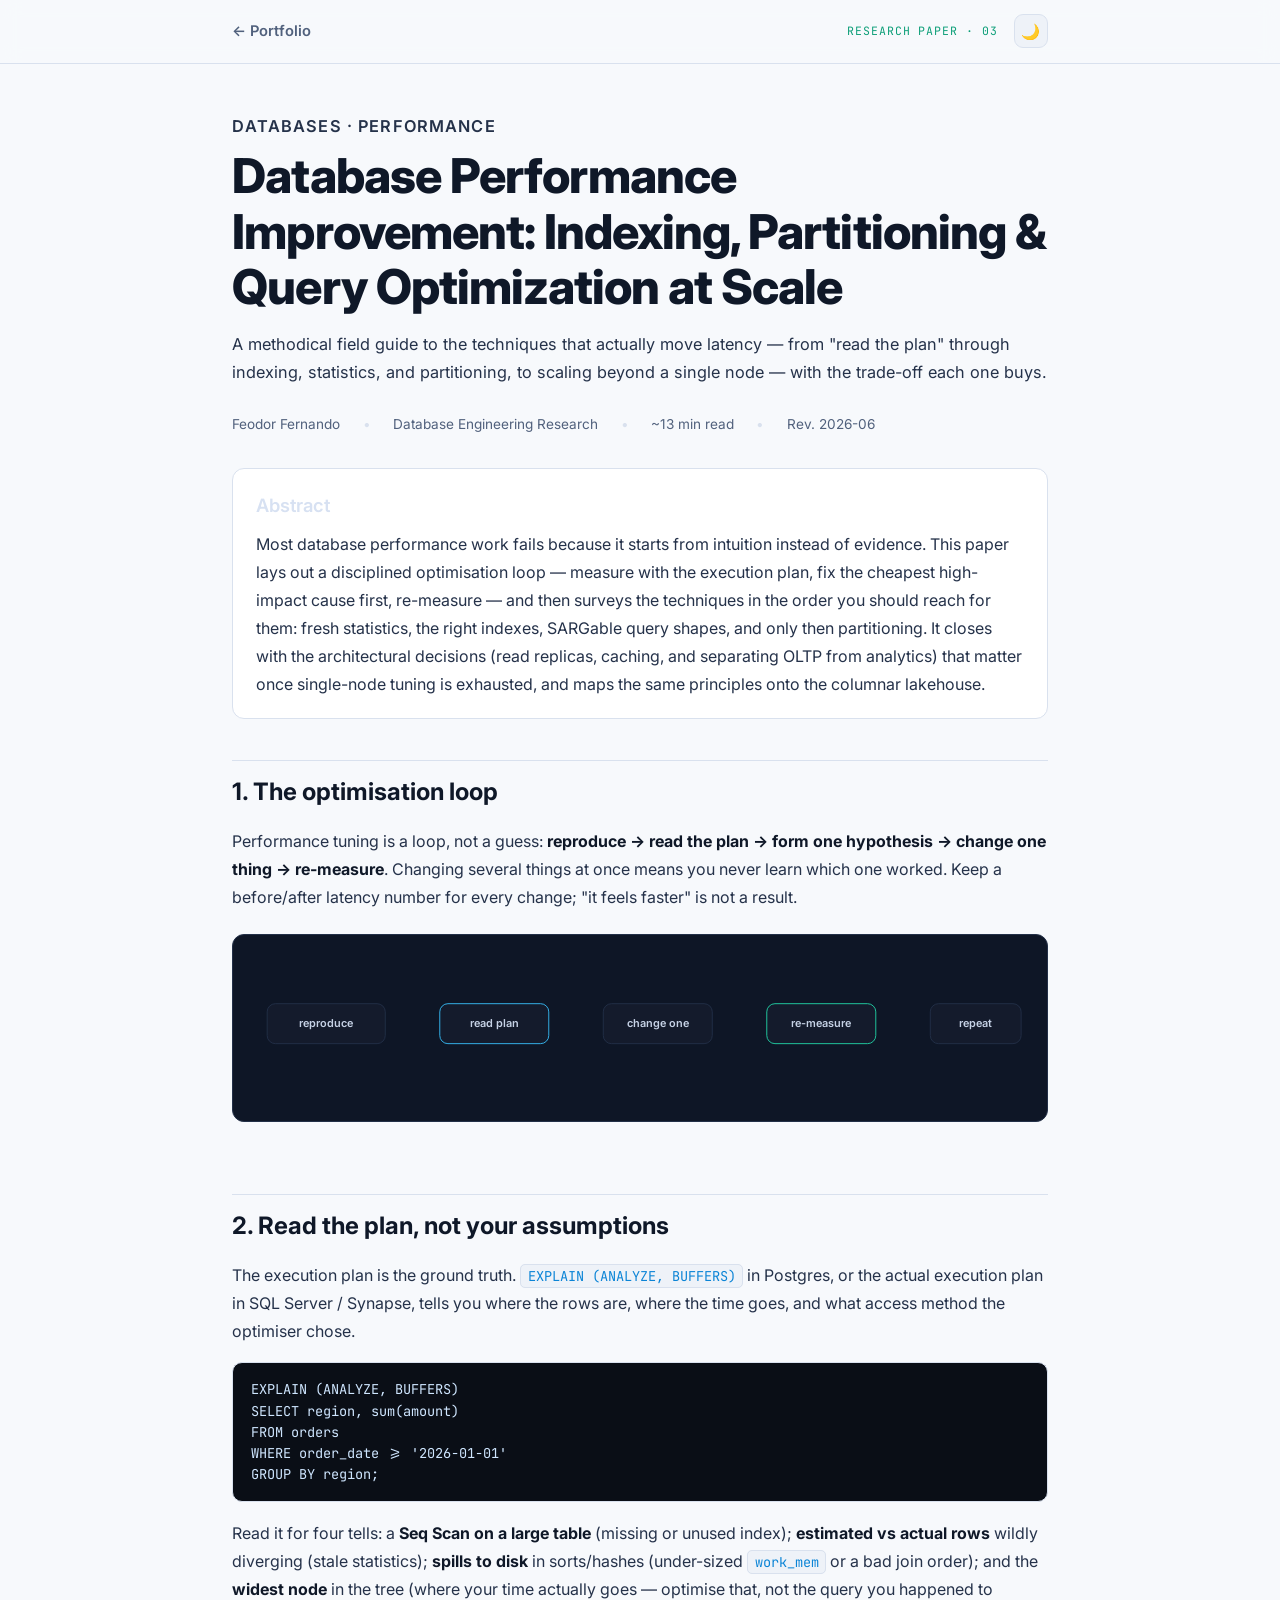
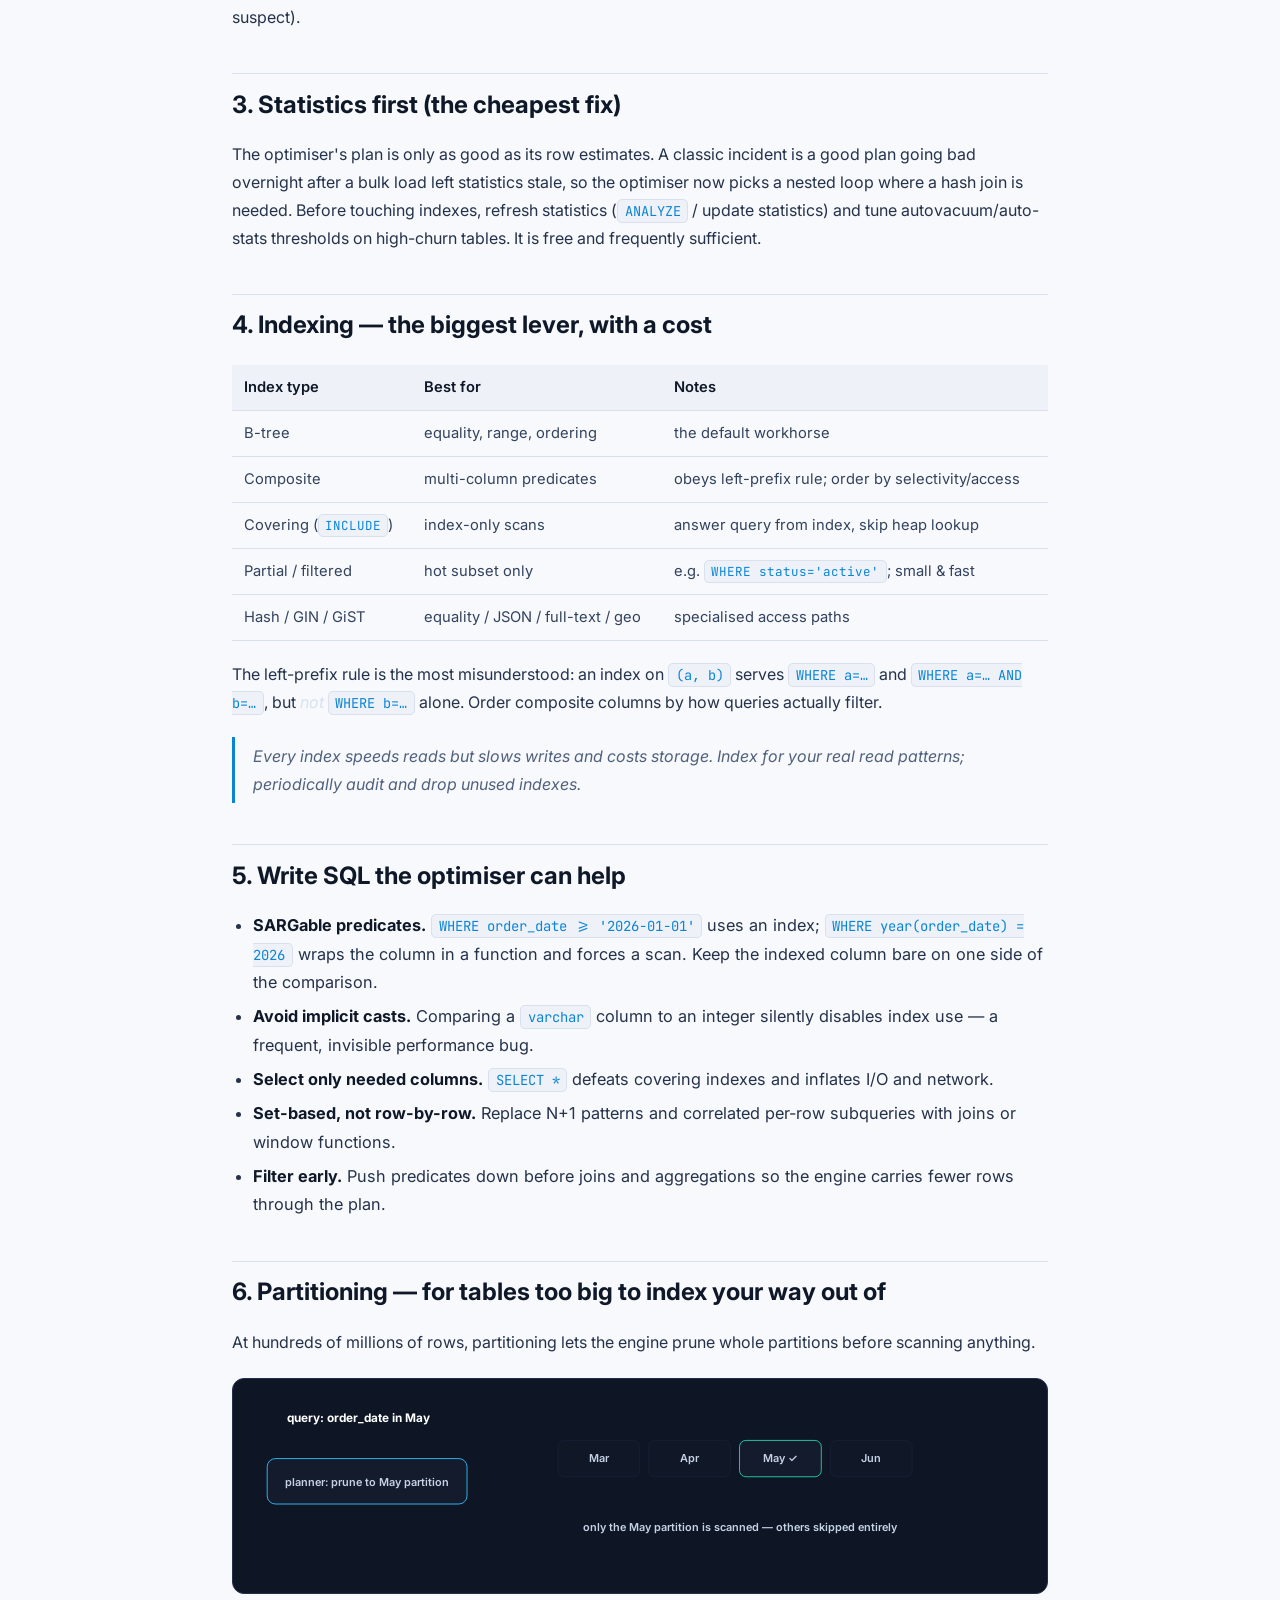
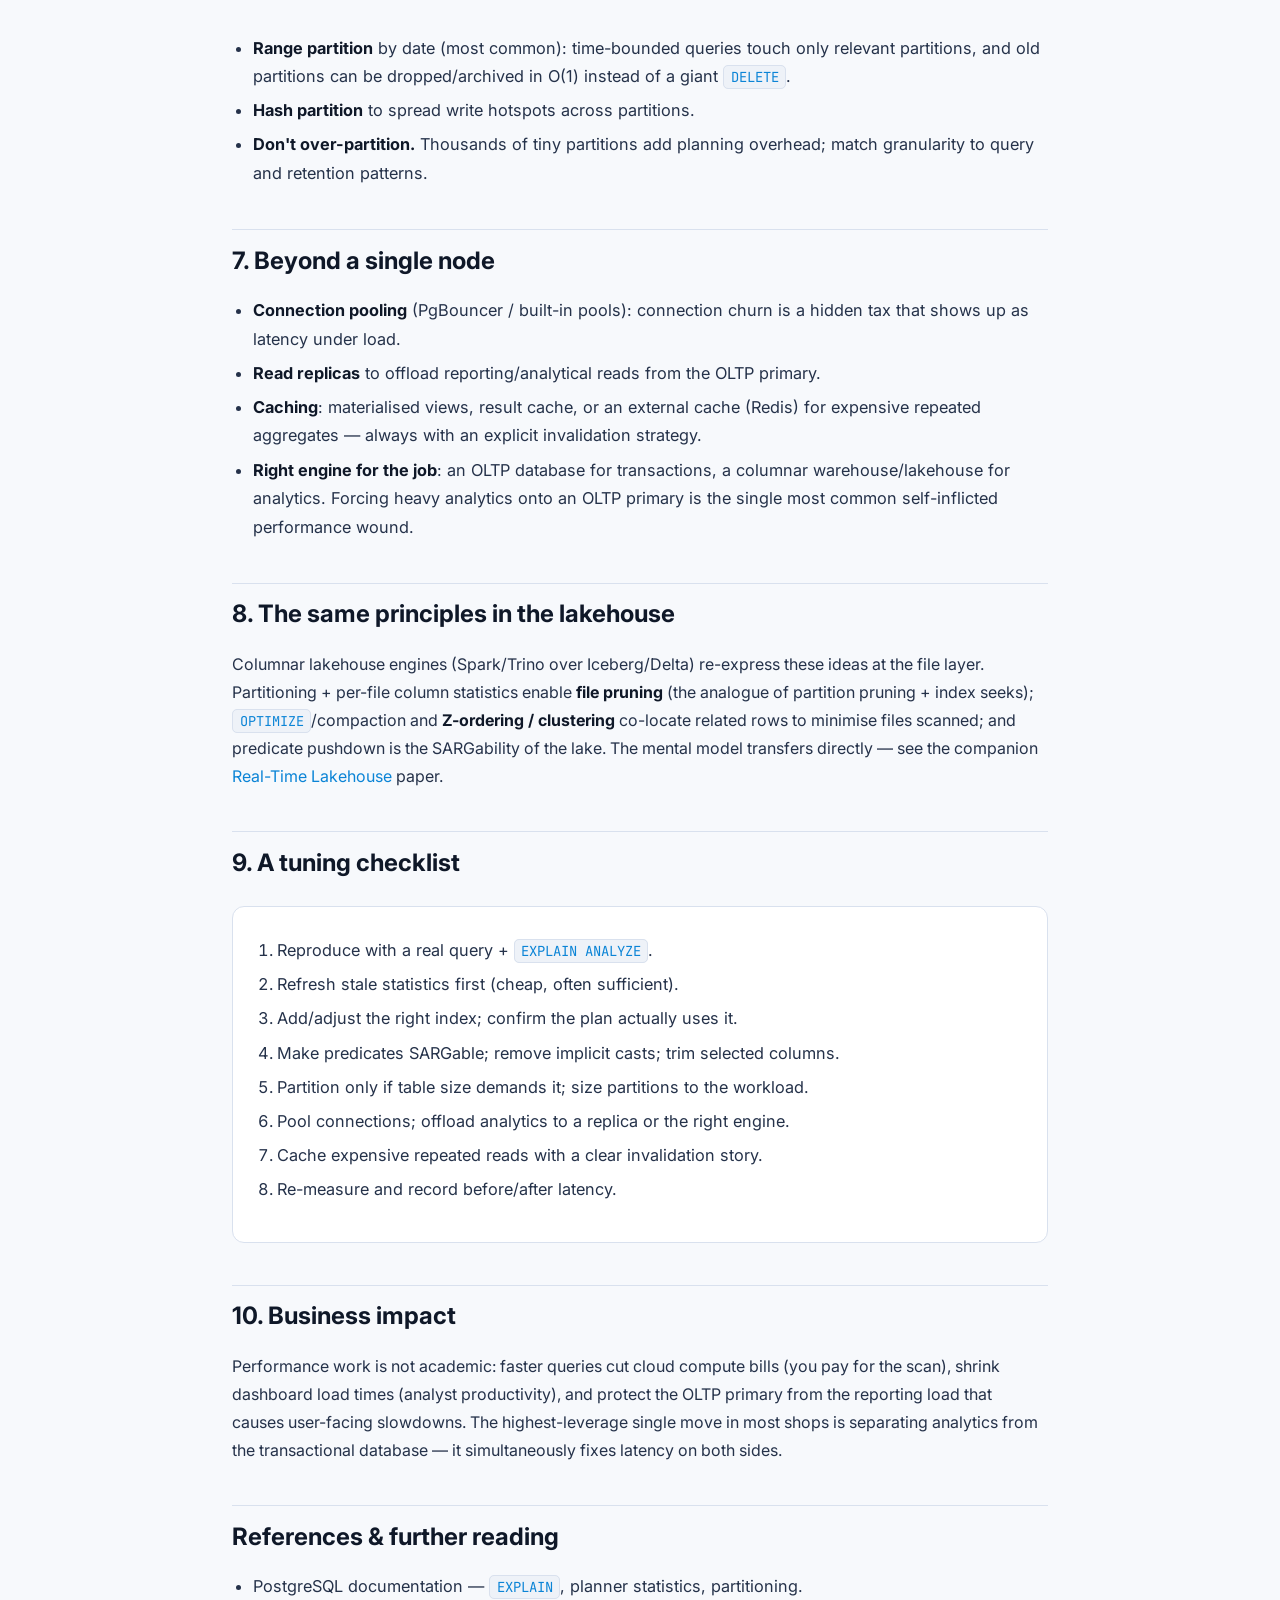
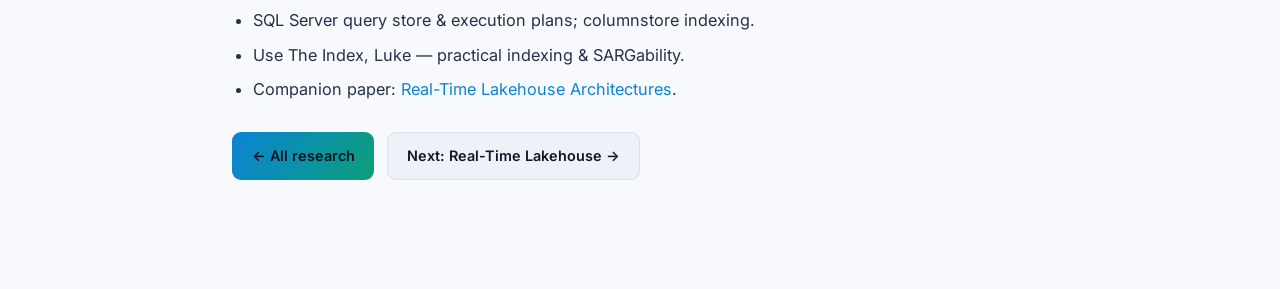
<file: site/research/database-performance.html>
<!DOCTYPE html>
<html lang="en">
<head>
<script>
(function(){function a(t){document.documentElement.setAttribute('data-theme',t);}
var s;try{s=localStorage.getItem('theme');}catch(e){}
var m=window.matchMedia&&matchMedia('(prefers-color-scheme: light)').matches;
a(s||(m?'light':'dark'));
window.toggleTheme=function(){var c=document.documentElement.getAttribute('data-theme');var n=c==='light'?'dark':'light';a(n);try{localStorage.setItem('theme',n);}catch(e){}var b=document.getElementById('theme-toggle');if(b)b.textContent=n==='light'?'\u{1F319}':'☀️';};
document.addEventListener('DOMContentLoaded',function(){var b=document.getElementById('theme-toggle');if(b)b.textContent=document.documentElement.getAttribute('data-theme')==='light'?'\u{1F319}':'☀️';});
if(!s&&window.matchMedia){try{matchMedia('(prefers-color-scheme: light)').addEventListener('change',function(e){var n=e.matches?'light':'dark';a(n);var b=document.getElementById('theme-toggle');if(b)b.textContent=n==='light'?'\u{1F319}':'☀️';});}catch(e){}}
})();
</script>
<meta charset="UTF-8" />
<meta name="viewport" content="width=device-width, initial-scale=1.0" />
<title>Database Performance Improvement at Scale — Feodor Fernando</title>
<meta name="description" content="An industry-grade field guide to database performance: reading plans, indexing strategy, statistics, partitioning, SARGable SQL, and scaling beyond a single node — OLTP and analytical." />
<link rel="preconnect" href="https://fonts.googleapis.com" />
<link href="https://fonts.googleapis.com/css2?family=Inter:wght@400;500;600;700;800&family=JetBrains+Mono:wght@400;500&display=swap" rel="stylesheet" />
<link rel="stylesheet" href="../assets/site.css" />
</head>
<body>
<div class="topbar"><div class="topbar-inner">
  <a class="back" href="../../index.html">← Portfolio</a>
  <div class="topbar-right">
    <span class="kind">Research Paper · 03</span>
    <button id="theme-toggle" class="theme-btn" onclick="toggleTheme()" aria-label="Toggle light/dark theme">☀️</button>
  </div>
</div></div>

<article class="wrap">
  <p class="eyebrow">Databases · Performance</p>
  <h1>Database Performance Improvement: Indexing, Partitioning &amp; Query Optimization at Scale</h1>
  <p class="lede">A methodical field guide to the techniques that actually move latency — from
  "read the plan" through indexing, statistics, and partitioning, to scaling beyond a single node
  — with the trade-off each one buys.</p>
  <div class="meta">
    <span>Feodor Fernando</span><span class="dot">•</span>
    <span>Database Engineering Research</span><span class="dot">•</span>
    <span>~13 min read</span><span class="dot">•</span><span>Rev. 2026-06</span>
  </div>

  <div class="panel">
    <h3>Abstract</h3>
    <p>Most database performance work fails because it starts from intuition instead of evidence.
    This paper lays out a disciplined optimisation loop — measure with the execution plan, fix the
    cheapest high-impact cause first, re-measure — and then surveys the techniques in the order you
    should reach for them: fresh statistics, the right indexes, SARGable query shapes, and only
    then partitioning. It closes with the architectural decisions (read replicas, caching, and
    separating OLTP from analytics) that matter once single-node tuning is exhausted, and maps the
    same principles onto the columnar lakehouse.</p>
  </div>

  <section class="reveal">
  <h2>1. The optimisation loop</h2>
  <p>Performance tuning is a loop, not a guess: <strong>reproduce → read the plan → form one
  hypothesis → change one thing → re-measure</strong>. Changing several things at once means you
  never learn which one worked. Keep a before/after latency number for every change; "it feels
  faster" is not a result.</p>
  <svg class="diagram" viewBox="0 0 860 170" xmlns="http://www.w3.org/2000/svg" role="img" aria-label="Optimisation loop">
    <defs><linearGradient id="f" x1="0" y1="0" x2="1" y2="0"><stop offset="0" stop-color="#38bdf8"/><stop offset="1" stop-color="#22d3a6"/></linearGradient></defs>
    <line class="flow" x1="150" y1="80" x2="210" y2="80" stroke="url(#f)" stroke-width="3"/>
    <line class="flow" x1="330" y1="80" x2="390" y2="80" stroke="url(#f)" stroke-width="3"/>
    <line class="flow" x1="510" y1="80" x2="570" y2="80" stroke="url(#f)" stroke-width="3"/>
    <line class="flow" x1="690" y1="80" x2="750" y2="80" stroke="url(#f)" stroke-width="3"/>
    <rect x="20" y="58" width="130" height="44" rx="9" fill="#141b2c" stroke="#233048"/><text x="85" y="84" text-anchor="middle" class="node-label">reproduce</text>
    <rect x="210" y="58" width="120" height="44" rx="9" fill="#141b2c" stroke="#38bdf8"/><text x="270" y="84" text-anchor="middle" class="node-label">read plan</text>
    <rect x="390" y="58" width="120" height="44" rx="9" fill="#141b2c" stroke="#233048"/><text x="450" y="84" text-anchor="middle" class="node-label">change one</text>
    <rect x="570" y="58" width="120" height="44" rx="9" fill="#141b2c" stroke="#22d3a6"/><text x="630" y="84" text-anchor="middle" class="node-label">re-measure</text>
    <rect x="750" y="58" width="100" height="44" rx="9" fill="#141b2c" stroke="#233048"/><text x="800" y="84" text-anchor="middle" class="node-label">repeat</text>
  </svg>
  </section>

  <section class="reveal">
  <h2>2. Read the plan, not your assumptions</h2>
  <p>The execution plan is the ground truth. <code>EXPLAIN (ANALYZE, BUFFERS)</code> in Postgres,
  or the actual execution plan in SQL Server / Synapse, tells you where the rows are, where the
  time goes, and what access method the optimiser chose.</p>
  <pre><code>EXPLAIN (ANALYZE, BUFFERS)
SELECT region, sum(amount)
FROM orders
WHERE order_date >= '2026-01-01'
GROUP BY region;</code></pre>
  <p>Read it for four tells: a <strong>Seq Scan on a large table</strong> (missing or unused
  index); <strong>estimated vs actual rows</strong> wildly diverging (stale statistics);
  <strong>spills to disk</strong> in sorts/hashes (under-sized <code>work_mem</code> or a bad
  join order); and the <strong>widest node</strong> in the tree (where your time actually goes —
  optimise that, not the query you happened to suspect).</p>
  </section>

  <section class="reveal">
  <h2>3. Statistics first (the cheapest fix)</h2>
  <p>The optimiser's plan is only as good as its row estimates. A classic incident is a good plan
  going bad overnight after a bulk load left statistics stale, so the optimiser now picks a nested
  loop where a hash join is needed. Before touching indexes, refresh statistics
  (<code>ANALYZE</code> / update statistics) and tune autovacuum/auto-stats thresholds on
  high-churn tables. It is free and frequently sufficient.</p>
  </section>

  <section class="reveal">
  <h2>4. Indexing — the biggest lever, with a cost</h2>
  <table>
    <thead><tr><th>Index type</th><th>Best for</th><th>Notes</th></tr></thead>
    <tbody>
      <tr><td>B-tree</td><td>equality, range, ordering</td><td>the default workhorse</td></tr>
      <tr><td>Composite</td><td>multi-column predicates</td><td>obeys left-prefix rule; order by selectivity/access</td></tr>
      <tr><td>Covering (<code>INCLUDE</code>)</td><td>index-only scans</td><td>answer query from index, skip heap lookup</td></tr>
      <tr><td>Partial / filtered</td><td>hot subset only</td><td>e.g. <code>WHERE status='active'</code>; small &amp; fast</td></tr>
      <tr><td>Hash / GIN / GiST</td><td>equality / JSON / full-text / geo</td><td>specialised access paths</td></tr>
    </tbody>
  </table>
  <p>The left-prefix rule is the most misunderstood: an index on <code>(a, b)</code> serves
  <code>WHERE a=…</code> and <code>WHERE a=… AND b=…</code>, but <em>not</em> <code>WHERE b=…</code>
  alone. Order composite columns by how queries actually filter.</p>
  <blockquote>Every index speeds reads but slows writes and costs storage. Index for your real
  read patterns; periodically audit and drop unused indexes.</blockquote>
  </section>

  <section class="reveal">
  <h2>5. Write SQL the optimiser can help</h2>
  <ul>
    <li><strong>SARGable predicates.</strong> <code>WHERE order_date &gt;= '2026-01-01'</code> uses
    an index; <code>WHERE year(order_date) = 2026</code> wraps the column in a function and forces
    a scan. Keep the indexed column bare on one side of the comparison.</li>
    <li><strong>Avoid implicit casts.</strong> Comparing a <code>varchar</code> column to an
    integer silently disables index use — a frequent, invisible performance bug.</li>
    <li><strong>Select only needed columns.</strong> <code>SELECT *</code> defeats covering indexes
    and inflates I/O and network.</li>
    <li><strong>Set-based, not row-by-row.</strong> Replace N+1 patterns and correlated per-row
    subqueries with joins or window functions.</li>
    <li><strong>Filter early.</strong> Push predicates down before joins and aggregations so the
    engine carries fewer rows through the plan.</li>
  </ul>
  </section>

  <section class="reveal">
  <h2>6. Partitioning — for tables too big to index your way out of</h2>
  <p>At hundreds of millions of rows, partitioning lets the engine prune whole partitions before
  scanning anything.</p>
  <svg class="diagram" viewBox="0 0 860 200" xmlns="http://www.w3.org/2000/svg" role="img" aria-label="Partition pruning">
    <defs><linearGradient id="f2" x1="0" y1="0" x2="1" y2="0"><stop offset="0" stop-color="#38bdf8"/><stop offset="1" stop-color="#22d3a6"/></linearGradient></defs>
    <text x="120" y="30" text-anchor="middle" class="node-title">query: order_date in May</text>
    <line class="flow" x1="240" y1="95" x2="320" y2="95" stroke="url(#f2)" stroke-width="3"/>
    <rect x="20" y="70" width="220" height="50" rx="9" fill="#141b2c" stroke="#38bdf8"/><text x="130" y="100" text-anchor="middle" class="node-label">planner: prune to May partition</text>
    <!-- partitions -->
    <rect x="340" y="50" width="90" height="40" rx="7" fill="#141b2c" stroke="#233048" opacity="0.4"/><text x="385" y="74" text-anchor="middle" class="node-label">Mar</text>
    <rect x="440" y="50" width="90" height="40" rx="7" fill="#141b2c" stroke="#233048" opacity="0.4"/><text x="485" y="74" text-anchor="middle" class="node-label">Apr</text>
    <g class="pulse"><rect x="540" y="50" width="90" height="40" rx="7" fill="#141b2c" stroke="#22d3a6"/></g><text x="585" y="74" text-anchor="middle" class="node-label">May ✓</text>
    <rect x="640" y="50" width="90" height="40" rx="7" fill="#141b2c" stroke="#233048" opacity="0.4"/><text x="685" y="74" text-anchor="middle" class="node-label">Jun</text>
    <text x="540" y="150" text-anchor="middle" class="node-label">only the May partition is scanned — others skipped entirely</text>
  </svg>
  <ul>
    <li><strong>Range partition</strong> by date (most common): time-bounded queries touch only
    relevant partitions, and old partitions can be dropped/archived in O(1) instead of a giant
    <code>DELETE</code>.</li>
    <li><strong>Hash partition</strong> to spread write hotspots across partitions.</li>
    <li><strong>Don't over-partition.</strong> Thousands of tiny partitions add planning overhead;
    match granularity to query and retention patterns.</li>
  </ul>
  </section>

  <section class="reveal">
  <h2>7. Beyond a single node</h2>
  <ul>
    <li><strong>Connection pooling</strong> (PgBouncer / built-in pools): connection churn is a
    hidden tax that shows up as latency under load.</li>
    <li><strong>Read replicas</strong> to offload reporting/analytical reads from the OLTP
    primary.</li>
    <li><strong>Caching</strong>: materialised views, result cache, or an external cache (Redis)
    for expensive repeated aggregates — always with an explicit invalidation strategy.</li>
    <li><strong>Right engine for the job</strong>: an OLTP database for transactions, a columnar
    warehouse/lakehouse for analytics. Forcing heavy analytics onto an OLTP primary is the single
    most common self-inflicted performance wound.</li>
  </ul>
  </section>

  <section class="reveal">
  <h2>8. The same principles in the lakehouse</h2>
  <p>Columnar lakehouse engines (Spark/Trino over Iceberg/Delta) re-express these ideas at the
  file layer. Partitioning + per-file column statistics enable <strong>file pruning</strong> (the
  analogue of partition pruning + index seeks); <code>OPTIMIZE</code>/compaction and
  <strong>Z-ordering / clustering</strong> co-locate related rows to minimise files scanned; and
  predicate pushdown is the SARGability of the lake. The mental model transfers directly — see the
  companion <a href="realtime-lakehouse.html">Real-Time Lakehouse</a> paper.</p>
  </section>

  <section class="reveal">
  <h2>9. A tuning checklist</h2>
  <div class="panel">
  <ol>
    <li>Reproduce with a real query + <code>EXPLAIN ANALYZE</code>.</li>
    <li>Refresh stale statistics first (cheap, often sufficient).</li>
    <li>Add/adjust the right index; confirm the plan actually uses it.</li>
    <li>Make predicates SARGable; remove implicit casts; trim selected columns.</li>
    <li>Partition only if table size demands it; size partitions to the workload.</li>
    <li>Pool connections; offload analytics to a replica or the right engine.</li>
    <li>Cache expensive repeated reads with a clear invalidation story.</li>
    <li>Re-measure and record before/after latency.</li>
  </ol>
  </div>
  </section>

  <section class="reveal">
  <h2>10. Business impact</h2>
  <p>Performance work is not academic: faster queries cut cloud compute bills (you pay for the
  scan), shrink dashboard load times (analyst productivity), and protect the OLTP primary from
  the reporting load that causes user-facing slowdowns. The highest-leverage single move in most
  shops is separating analytics from the transactional database — it simultaneously fixes latency
  on both sides.</p>
  </section>

  <section class="reveal">
  <h2>References &amp; further reading</h2>
  <ul>
    <li>PostgreSQL documentation — <code>EXPLAIN</code>, planner statistics, partitioning.</li>
    <li>SQL Server query store &amp; execution plans; columnstore indexing.</li>
    <li>Use The Index, Luke — practical indexing &amp; SARGability.</li>
    <li>Companion paper: <a href="realtime-lakehouse.html">Real-Time Lakehouse Architectures</a>.</li>
  </ul>
  </section>

  <div class="actions">
    <a class="btn primary" href="../../index.html#research">← All research</a>
    <a class="btn" href="realtime-lakehouse.html">Next: Real-Time Lakehouse →</a>
  </div>
</article>
<script src="../assets/site.js"></script>
</body>
</html>
</file>
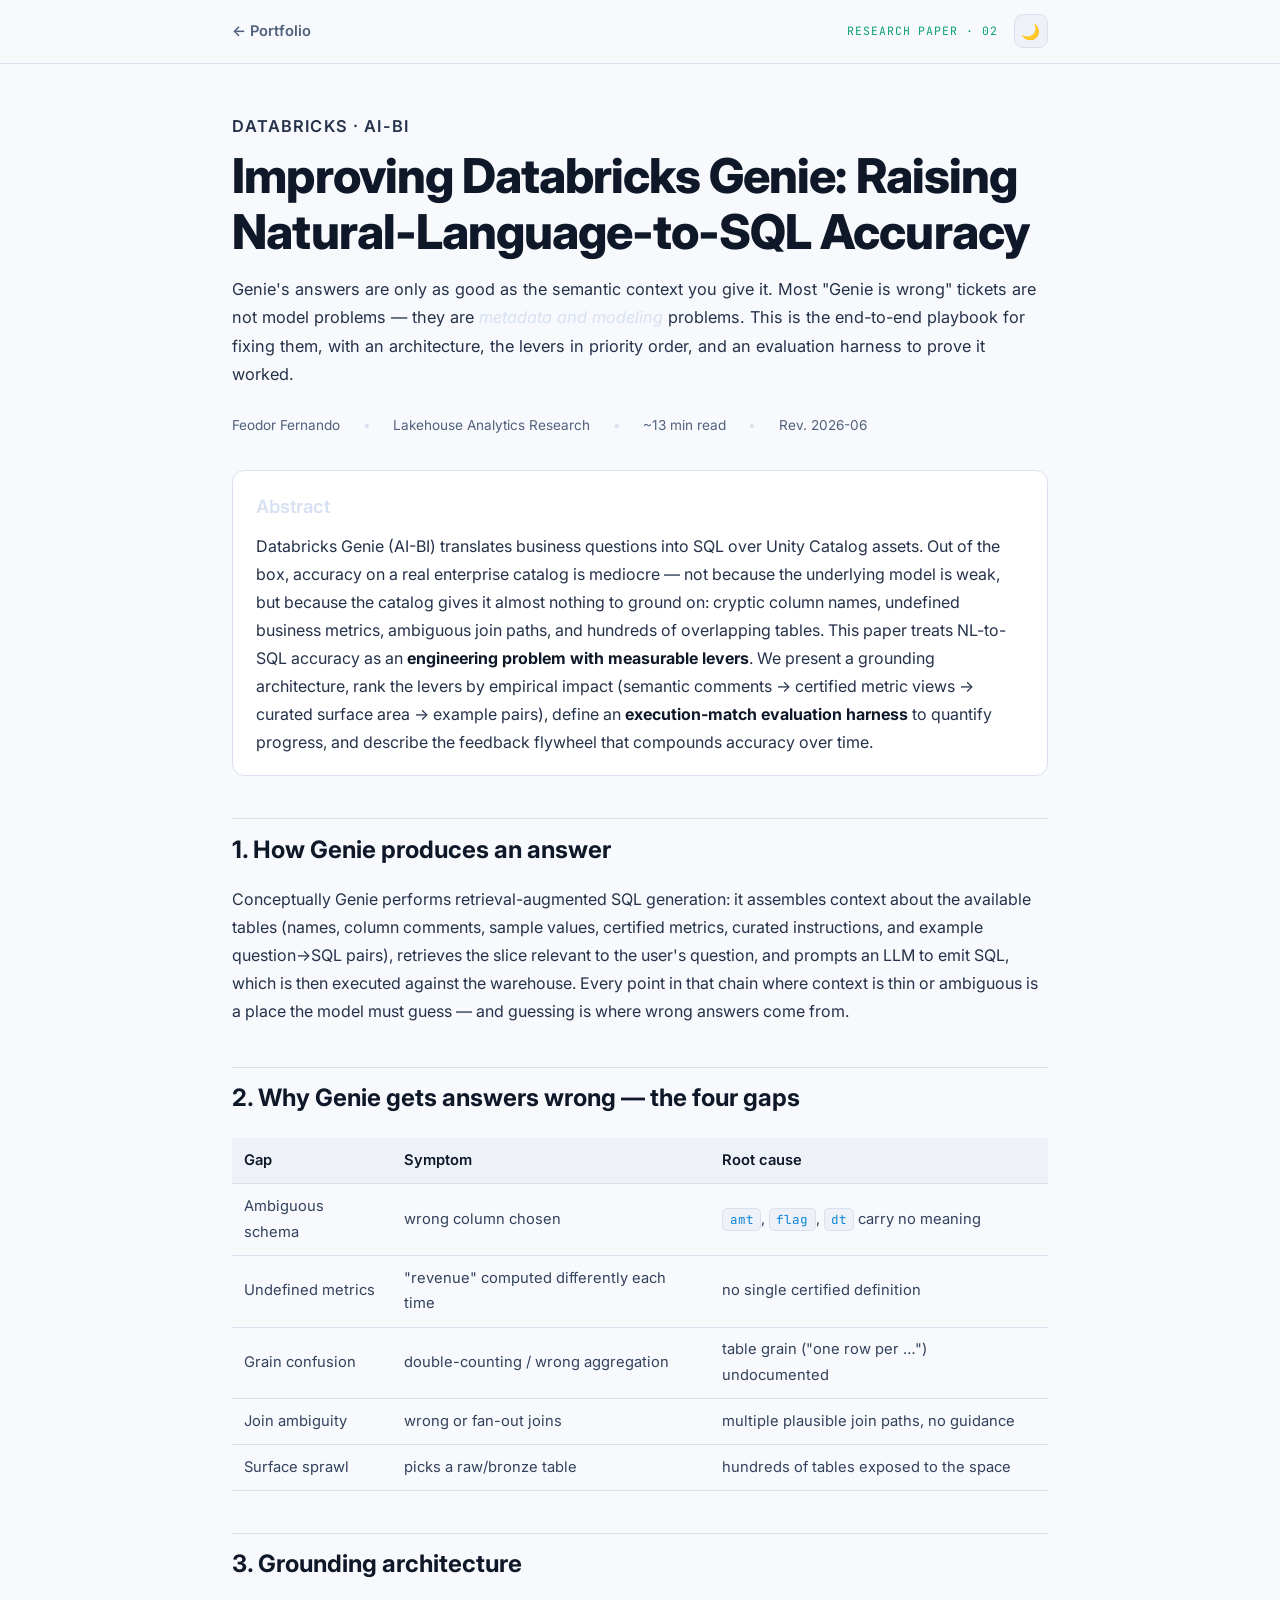
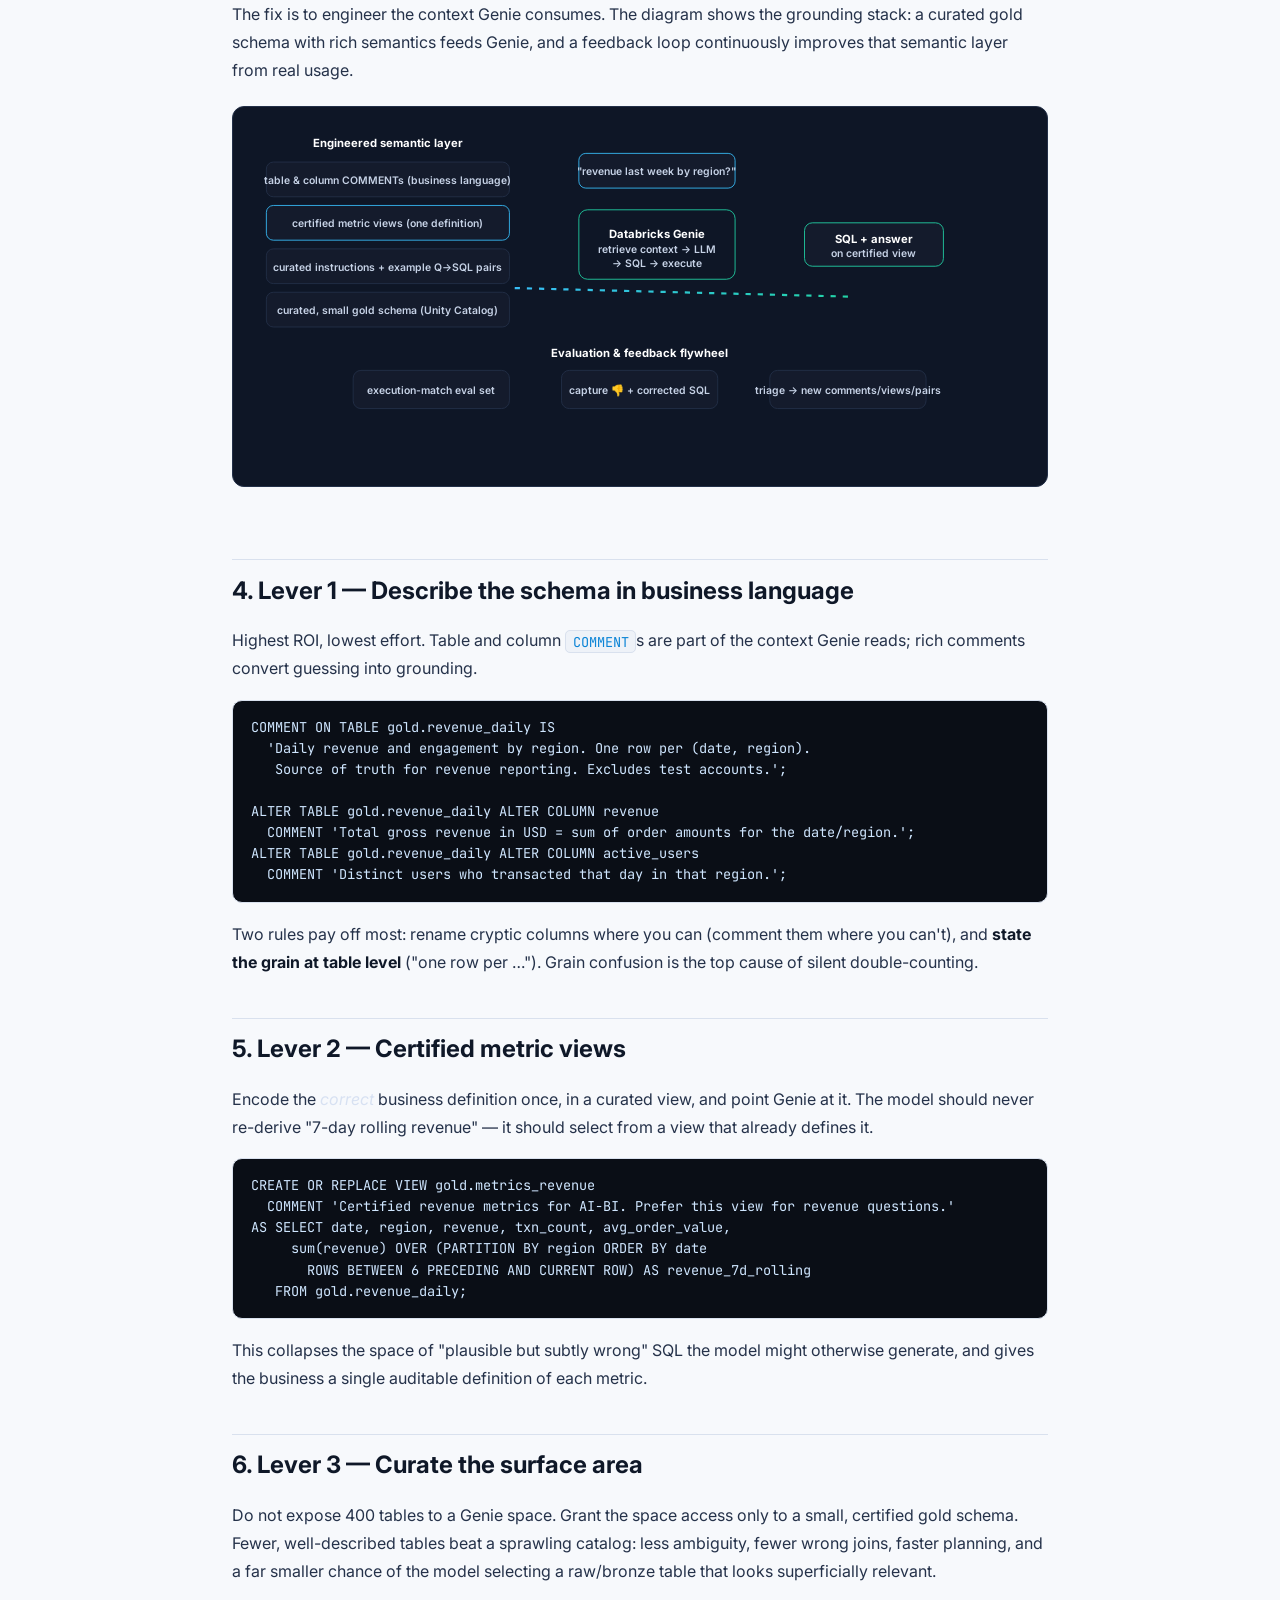
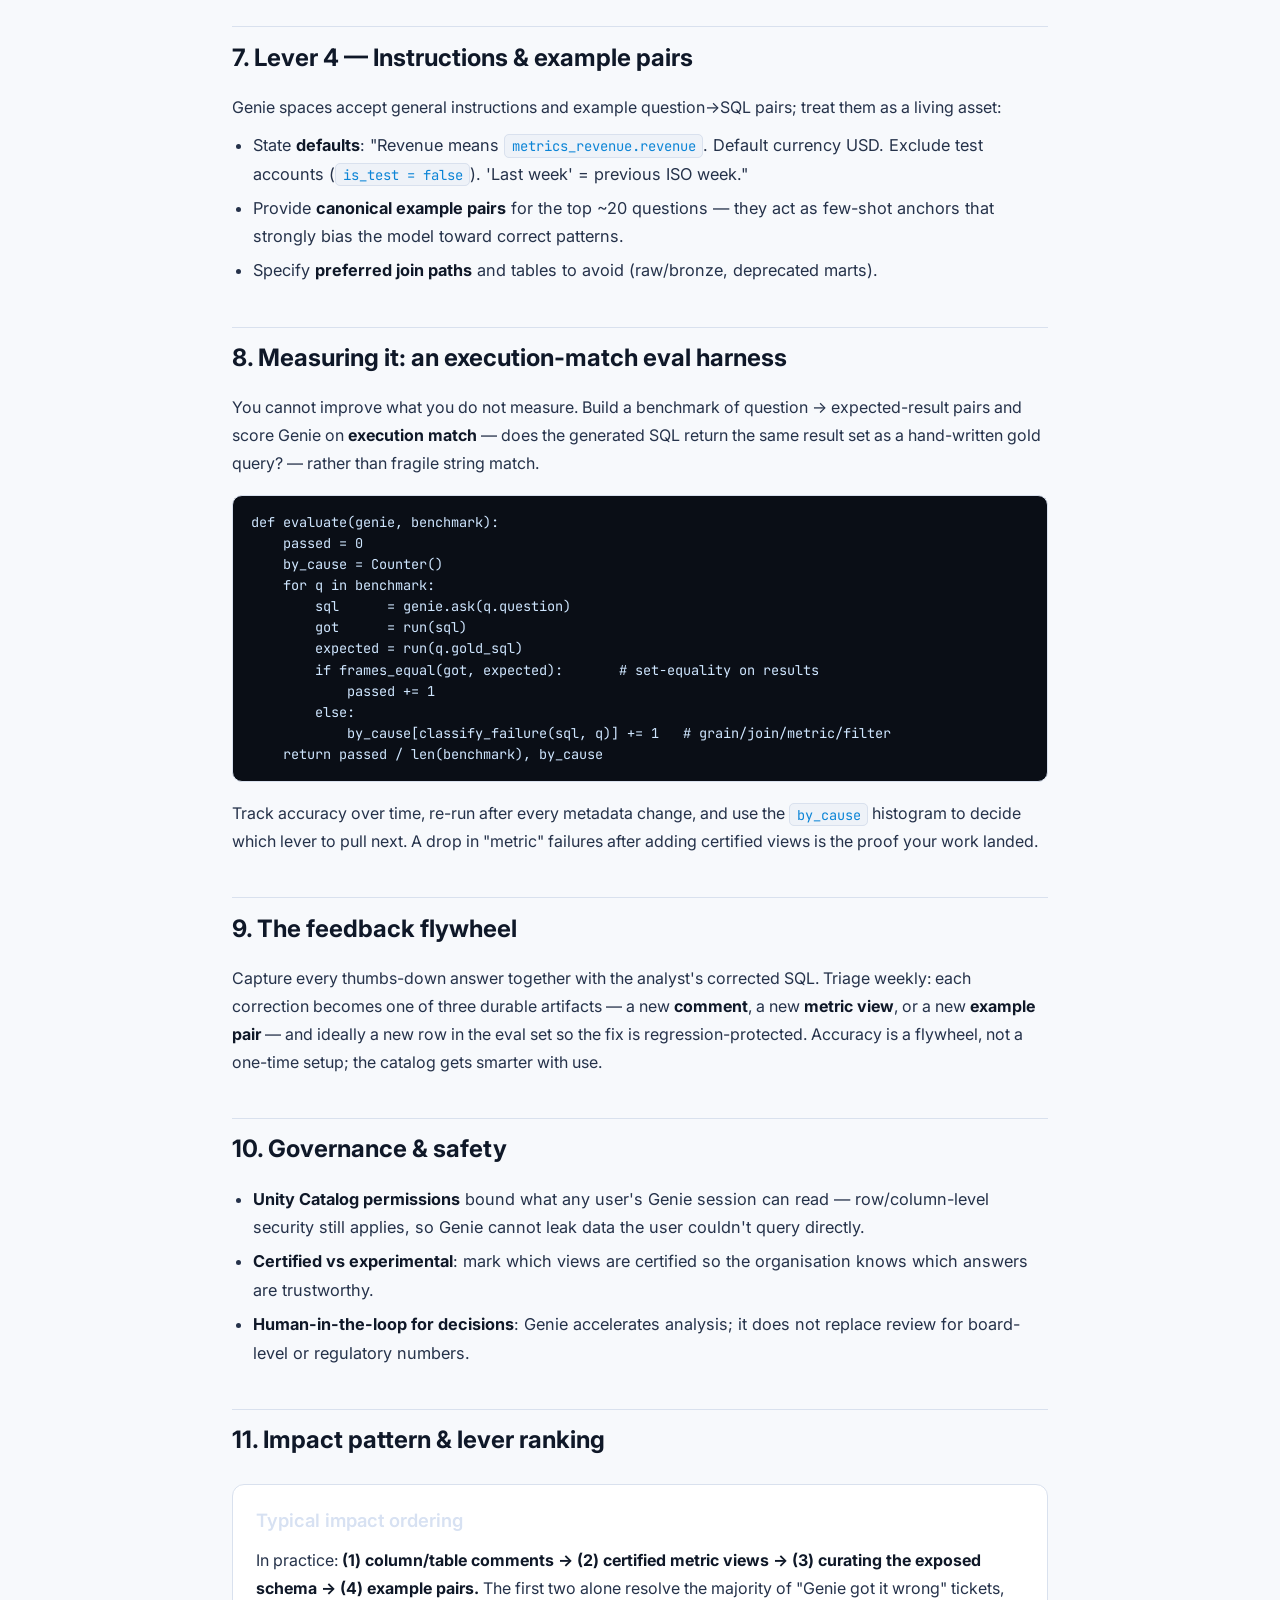
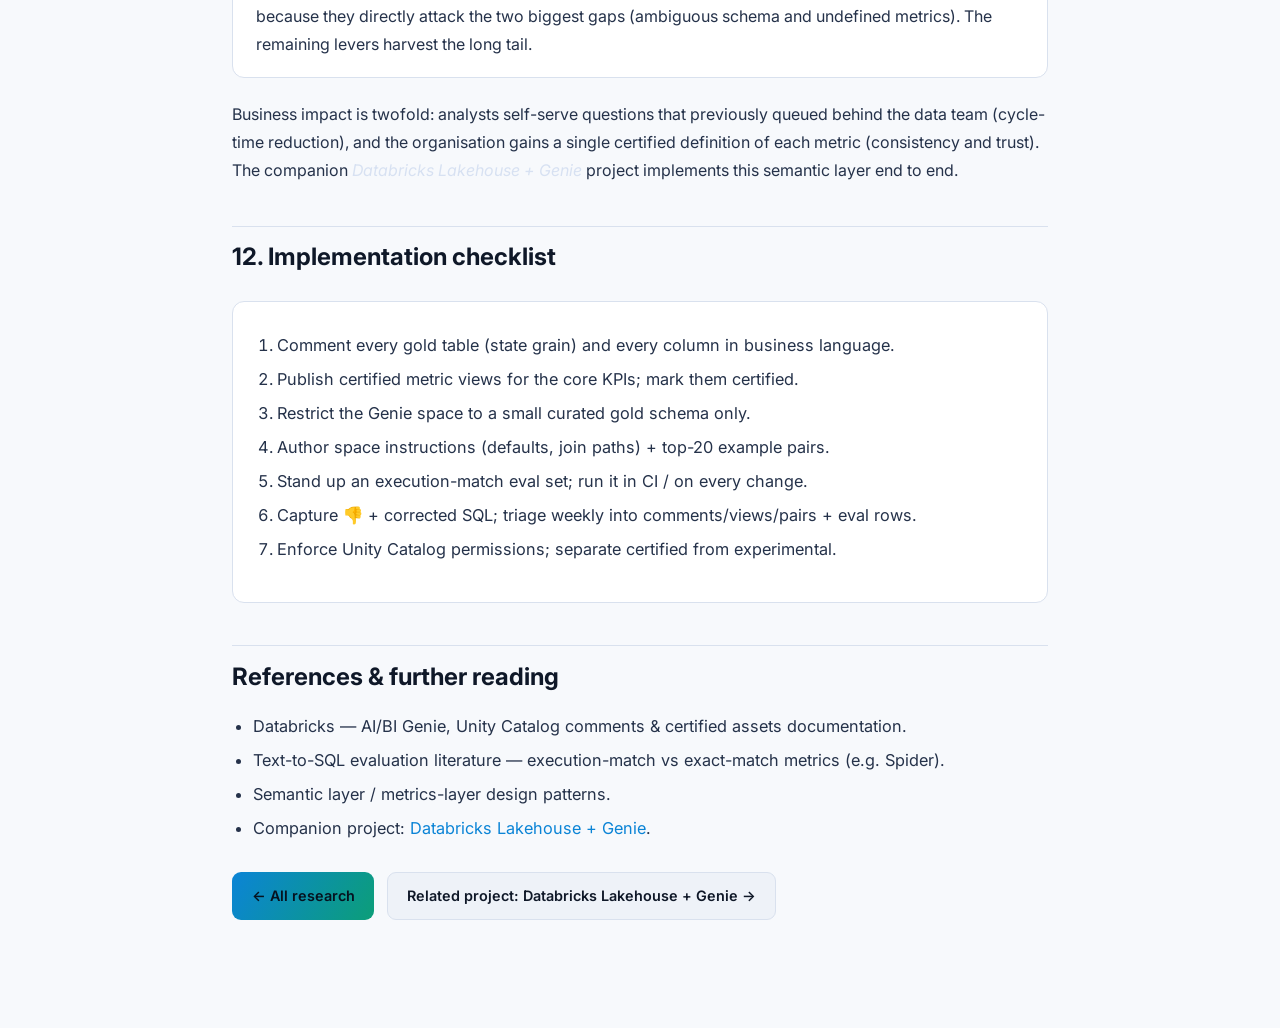
<file: site/research/databricks-genie-improvement.html>
<!DOCTYPE html>
<html lang="en">
<head>
<script>
(function(){function a(t){document.documentElement.setAttribute('data-theme',t);}
var s;try{s=localStorage.getItem('theme');}catch(e){}
var m=window.matchMedia&&matchMedia('(prefers-color-scheme: light)').matches;
a(s||(m?'light':'dark'));
window.toggleTheme=function(){var c=document.documentElement.getAttribute('data-theme');var n=c==='light'?'dark':'light';a(n);try{localStorage.setItem('theme',n);}catch(e){}var b=document.getElementById('theme-toggle');if(b)b.textContent=n==='light'?'\u{1F319}':'☀️';};
document.addEventListener('DOMContentLoaded',function(){var b=document.getElementById('theme-toggle');if(b)b.textContent=document.documentElement.getAttribute('data-theme')==='light'?'\u{1F319}':'☀️';});
if(!s&&window.matchMedia){try{matchMedia('(prefers-color-scheme: light)').addEventListener('change',function(e){var n=e.matches?'light':'dark';a(n);var b=document.getElementById('theme-toggle');if(b)b.textContent=n==='light'?'\u{1F319}':'☀️';});}catch(e){}}
})();
</script>
<meta charset="UTF-8" />
<meta name="viewport" content="width=device-width, initial-scale=1.0" />
<title>Improving Databricks Genie: Raising NL-to-SQL Accuracy — Feodor Fernando</title>
<meta name="description" content="An industry-grade playbook for raising Databricks Genie / AI-BI natural-language-to-SQL accuracy: semantic modeling, certified metrics, retrieval grounding, evaluation harnesses, and a feedback flywheel." />
<link rel="preconnect" href="https://fonts.googleapis.com" />
<link href="https://fonts.googleapis.com/css2?family=Inter:wght@400;500;600;700;800&family=JetBrains+Mono:wght@400;500&display=swap" rel="stylesheet" />
<link rel="stylesheet" href="../assets/site.css" />
</head>
<body>
<div class="topbar"><div class="topbar-inner">
  <a class="back" href="../../index.html">← Portfolio</a>
  <div class="topbar-right">
    <span class="kind">Research Paper · 02</span>
    <button id="theme-toggle" class="theme-btn" onclick="toggleTheme()" aria-label="Toggle light/dark theme">☀️</button>
  </div>
</div></div>

<article class="wrap">
  <p class="eyebrow">Databricks · AI-BI</p>
  <h1>Improving Databricks Genie: Raising Natural-Language-to-SQL Accuracy</h1>
  <p class="lede">Genie's answers are only as good as the semantic context you give it. Most
  "Genie is wrong" tickets are not model problems — they are <em>metadata and modeling</em>
  problems. This is the end-to-end playbook for fixing them, with an architecture, the levers in
  priority order, and an evaluation harness to prove it worked.</p>
  <div class="meta">
    <span>Feodor Fernando</span><span class="dot">•</span>
    <span>Lakehouse Analytics Research</span><span class="dot">•</span>
    <span>~13 min read</span><span class="dot">•</span><span>Rev. 2026-06</span>
  </div>

  <div class="panel">
    <h3>Abstract</h3>
    <p>Databricks Genie (AI-BI) translates business questions into SQL over Unity Catalog assets.
    Out of the box, accuracy on a real enterprise catalog is mediocre — not because the underlying
    model is weak, but because the catalog gives it almost nothing to ground on: cryptic column
    names, undefined business metrics, ambiguous join paths, and hundreds of overlapping tables.
    This paper treats NL-to-SQL accuracy as an <strong>engineering problem with measurable
    levers</strong>. We present a grounding architecture, rank the levers by empirical impact
    (semantic comments → certified metric views → curated surface area → example pairs), define an
    <strong>execution-match evaluation harness</strong> to quantify progress, and describe the
    feedback flywheel that compounds accuracy over time.</p>
  </div>

  <section class="reveal">
  <h2>1. How Genie produces an answer</h2>
  <p>Conceptually Genie performs retrieval-augmented SQL generation: it assembles context about
  the available tables (names, column comments, sample values, certified metrics, curated
  instructions, and example question→SQL pairs), retrieves the slice relevant to the user's
  question, and prompts an LLM to emit SQL, which is then executed against the warehouse. Every
  point in that chain where context is thin or ambiguous is a place the model must guess — and
  guessing is where wrong answers come from.</p>
  </section>

  <section class="reveal">
  <h2>2. Why Genie gets answers wrong — the four gaps</h2>
  <table>
    <thead><tr><th>Gap</th><th>Symptom</th><th>Root cause</th></tr></thead>
    <tbody>
      <tr><td>Ambiguous schema</td><td>wrong column chosen</td><td><code>amt</code>, <code>flag</code>, <code>dt</code> carry no meaning</td></tr>
      <tr><td>Undefined metrics</td><td>"revenue" computed differently each time</td><td>no single certified definition</td></tr>
      <tr><td>Grain confusion</td><td>double-counting / wrong aggregation</td><td>table grain ("one row per …") undocumented</td></tr>
      <tr><td>Join ambiguity</td><td>wrong or fan-out joins</td><td>multiple plausible join paths, no guidance</td></tr>
      <tr><td>Surface sprawl</td><td>picks a raw/bronze table</td><td>hundreds of tables exposed to the space</td></tr>
    </tbody>
  </table>
  </section>

  <section class="reveal">
  <h2>3. Grounding architecture</h2>
  <p>The fix is to engineer the context Genie consumes. The diagram shows the grounding stack: a
  curated gold schema with rich semantics feeds Genie, and a feedback loop continuously improves
  that semantic layer from real usage.</p>
  <svg class="diagram" viewBox="0 0 900 400" xmlns="http://www.w3.org/2000/svg" role="img" aria-label="Genie grounding architecture">
    <defs><linearGradient id="f" x1="0" y1="0" x2="1" y2="0"><stop offset="0" stop-color="#38bdf8"/><stop offset="1" stop-color="#22d3a6"/></linearGradient></defs>
    <!-- semantic layer inputs -->
    <text x="160" y="28" text-anchor="middle" class="node-title">Engineered semantic layer</text>
    <rect x="20" y="45" width="280" height="40" rx="8" fill="#141b2c" stroke="#233048"/><text x="160" y="70" text-anchor="middle" class="node-label">table &amp; column COMMENTs (business language)</text>
    <rect x="20" y="95" width="280" height="40" rx="8" fill="#141b2c" stroke="#38bdf8"/><text x="160" y="120" text-anchor="middle" class="node-label">certified metric views (one definition)</text>
    <rect x="20" y="145" width="280" height="40" rx="8" fill="#141b2c" stroke="#233048"/><text x="160" y="170" text-anchor="middle" class="node-label">curated instructions + example Q→SQL pairs</text>
    <rect x="20" y="195" width="280" height="40" rx="8" fill="#141b2c" stroke="#233048"/><text x="160" y="220" text-anchor="middle" class="node-label">curated, small gold schema (Unity Catalog)</text>

    <!-- genie -->
    <line class="flow" x1="300" y1="140" x2="380" y2="140" stroke="url(#f)" stroke-width="3"/>
    <g class="pulse"><rect x="380" y="100" width="180" height="80" rx="10" fill="#0e1626" stroke="#22d3a6"/></g>
    <text x="470" y="132" text-anchor="middle" class="node-title">Databricks Genie</text>
    <text x="470" y="150" text-anchor="middle" class="node-label">retrieve context → LLM</text>
    <text x="470" y="166" text-anchor="middle" class="node-label">→ SQL → execute</text>

    <!-- user + answer -->
    <rect x="380" y="35" width="180" height="40" rx="8" fill="#141b2c" stroke="#38bdf8"/><text x="470" y="60" text-anchor="middle" class="node-label">"revenue last week by region?"</text>
    <line class="flow" x1="470" y1="75" x2="470" y2="100" stroke="url(#f)" stroke-width="2.5"/>
    <line class="flow" x1="560" y1="140" x2="640" y2="140" stroke="url(#f)" stroke-width="3"/>
    <rect x="640" y="115" width="160" height="50" rx="9" fill="#141b2c" stroke="#22d3a6"/><text x="720" y="138" text-anchor="middle" class="node-title">SQL + answer</text><text x="720" y="154" text-anchor="middle" class="node-label">on certified view</text>

    <!-- eval + feedback loop -->
    <text x="450" y="270" text-anchor="middle" class="node-title">Evaluation &amp; feedback flywheel</text>
    <rect x="120" y="285" width="180" height="44" rx="9" fill="#141b2c" stroke="#233048"/><text x="210" y="312" text-anchor="middle" class="node-label">execution-match eval set</text>
    <rect x="360" y="285" width="180" height="44" rx="9" fill="#141b2c" stroke="#233048"/><text x="450" y="312" text-anchor="middle" class="node-label">capture 👎 + corrected SQL</text>
    <rect x="600" y="285" width="180" height="44" rx="9" fill="#141b2c" stroke="#233048"/><text x="690" y="312" text-anchor="middle" class="node-label">triage → new comments/views/pairs</text>
    <line class="flow" x1="690" y1="285" x2="690" y2="200" stroke="url(#f)" stroke-width="2.5"/>
    <line class="flow" x1="690" y1="200" x2="300" y2="190" stroke="url(#f)" stroke-width="2.5"/>
  </svg>
  </section>

  <section class="reveal">
  <h2>4. Lever 1 — Describe the schema in business language</h2>
  <p>Highest ROI, lowest effort. Table and column <code>COMMENT</code>s are part of the context
  Genie reads; rich comments convert guessing into grounding.</p>
  <pre><code>COMMENT ON TABLE gold.revenue_daily IS
  'Daily revenue and engagement by region. One row per (date, region).
   Source of truth for revenue reporting. Excludes test accounts.';

ALTER TABLE gold.revenue_daily ALTER COLUMN revenue
  COMMENT 'Total gross revenue in USD = sum of order amounts for the date/region.';
ALTER TABLE gold.revenue_daily ALTER COLUMN active_users
  COMMENT 'Distinct users who transacted that day in that region.';</code></pre>
  <p>Two rules pay off most: rename cryptic columns where you can (comment them where you can't),
  and <strong>state the grain at table level</strong> ("one row per …"). Grain confusion is the
  top cause of silent double-counting.</p>
  </section>

  <section class="reveal">
  <h2>5. Lever 2 — Certified metric views</h2>
  <p>Encode the <em>correct</em> business definition once, in a curated view, and point Genie at
  it. The model should never re-derive "7-day rolling revenue" — it should select from a view
  that already defines it.</p>
  <pre><code>CREATE OR REPLACE VIEW gold.metrics_revenue
  COMMENT 'Certified revenue metrics for AI-BI. Prefer this view for revenue questions.'
AS SELECT date, region, revenue, txn_count, avg_order_value,
     sum(revenue) OVER (PARTITION BY region ORDER BY date
       ROWS BETWEEN 6 PRECEDING AND CURRENT ROW) AS revenue_7d_rolling
   FROM gold.revenue_daily;</code></pre>
  <p>This collapses the space of "plausible but subtly wrong" SQL the model might otherwise
  generate, and gives the business a single auditable definition of each metric.</p>
  </section>

  <section class="reveal">
  <h2>6. Lever 3 — Curate the surface area</h2>
  <p>Do not expose 400 tables to a Genie space. Grant the space access only to a small, certified
  gold schema. Fewer, well-described tables beat a sprawling catalog: less ambiguity, fewer wrong
  joins, faster planning, and a far smaller chance of the model selecting a raw/bronze table that
  looks superficially relevant.</p>
  </section>

  <section class="reveal">
  <h2>7. Lever 4 — Instructions &amp; example pairs</h2>
  <p>Genie spaces accept general instructions and example question→SQL pairs; treat them as a
  living asset:</p>
  <ul>
    <li>State <strong>defaults</strong>: "Revenue means <code>metrics_revenue.revenue</code>.
    Default currency USD. Exclude test accounts (<code>is_test = false</code>). 'Last week' =
    previous ISO week."</li>
    <li>Provide <strong>canonical example pairs</strong> for the top ~20 questions — they act as
    few-shot anchors that strongly bias the model toward correct patterns.</li>
    <li>Specify <strong>preferred join paths</strong> and tables to avoid (raw/bronze, deprecated
    marts).</li>
  </ul>
  </section>

  <section class="reveal">
  <h2>8. Measuring it: an execution-match eval harness</h2>
  <p>You cannot improve what you do not measure. Build a benchmark of question → expected-result
  pairs and score Genie on <strong>execution match</strong> — does the generated SQL return the
  same result set as a hand-written gold query? — rather than fragile string match.</p>
  <pre><code>def evaluate(genie, benchmark):
    passed = 0
    by_cause = Counter()
    for q in benchmark:
        sql      = genie.ask(q.question)
        got      = run(sql)
        expected = run(q.gold_sql)
        if frames_equal(got, expected):       # set-equality on results
            passed += 1
        else:
            by_cause[classify_failure(sql, q)] += 1   # grain/join/metric/filter
    return passed / len(benchmark), by_cause</code></pre>
  <p>Track accuracy over time, re-run after every metadata change, and use the
  <code>by_cause</code> histogram to decide which lever to pull next. A drop in "metric" failures
  after adding certified views is the proof your work landed.</p>
  </section>

  <section class="reveal">
  <h2>9. The feedback flywheel</h2>
  <p>Capture every thumbs-down answer together with the analyst's corrected SQL. Triage weekly:
  each correction becomes one of three durable artifacts — a new <strong>comment</strong>, a new
  <strong>metric view</strong>, or a new <strong>example pair</strong> — and ideally a new row in
  the eval set so the fix is regression-protected. Accuracy is a flywheel, not a one-time setup;
  the catalog gets smarter with use.</p>
  </section>

  <section class="reveal">
  <h2>10. Governance &amp; safety</h2>
  <ul>
    <li><strong>Unity Catalog permissions</strong> bound what any user's Genie session can read —
    row/column-level security still applies, so Genie cannot leak data the user couldn't query
    directly.</li>
    <li><strong>Certified vs experimental</strong>: mark which views are certified so the
    organisation knows which answers are trustworthy.</li>
    <li><strong>Human-in-the-loop for decisions</strong>: Genie accelerates analysis; it does not
    replace review for board-level or regulatory numbers.</li>
  </ul>
  </section>

  <section class="reveal">
  <h2>11. Impact pattern &amp; lever ranking</h2>
  <div class="panel">
    <h3>Typical impact ordering</h3>
    <p>In practice: <strong>(1) column/table comments → (2) certified metric views → (3) curating
    the exposed schema → (4) example pairs.</strong> The first two alone resolve the majority of
    "Genie got it wrong" tickets, because they directly attack the two biggest gaps (ambiguous
    schema and undefined metrics). The remaining levers harvest the long tail.</p>
  </div>
  <p>Business impact is twofold: analysts self-serve questions that previously queued behind the
  data team (cycle-time reduction), and the organisation gains a single certified definition of
  each metric (consistency and trust). The companion <em>Databricks Lakehouse + Genie</em> project
  implements this semantic layer end to end.</p>
  </section>

  <section class="reveal">
  <h2>12. Implementation checklist</h2>
  <div class="panel">
  <ol>
    <li>Comment every gold table (state grain) and every column in business language.</li>
    <li>Publish certified metric views for the core KPIs; mark them certified.</li>
    <li>Restrict the Genie space to a small curated gold schema only.</li>
    <li>Author space instructions (defaults, join paths) + top-20 example pairs.</li>
    <li>Stand up an execution-match eval set; run it in CI / on every change.</li>
    <li>Capture 👎 + corrected SQL; triage weekly into comments/views/pairs + eval rows.</li>
    <li>Enforce Unity Catalog permissions; separate certified from experimental.</li>
  </ol>
  </div>
  </section>

  <section class="reveal">
  <h2>References &amp; further reading</h2>
  <ul>
    <li>Databricks — AI/BI Genie, Unity Catalog comments &amp; certified assets documentation.</li>
    <li>Text-to-SQL evaluation literature — execution-match vs exact-match metrics (e.g. Spider).</li>
    <li>Semantic layer / metrics-layer design patterns.</li>
    <li>Companion project: <a href="../projects/databricks-lakehouse-genie.html">Databricks Lakehouse + Genie</a>.</li>
  </ul>
  </section>

  <div class="actions">
    <a class="btn primary" href="../../index.html#research">← All research</a>
    <a class="btn" href="../projects/databricks-lakehouse-genie.html">Related project: Databricks Lakehouse + Genie →</a>
  </div>
</article>
<script src="../assets/site.js"></script>
</body>
</html>
</file>
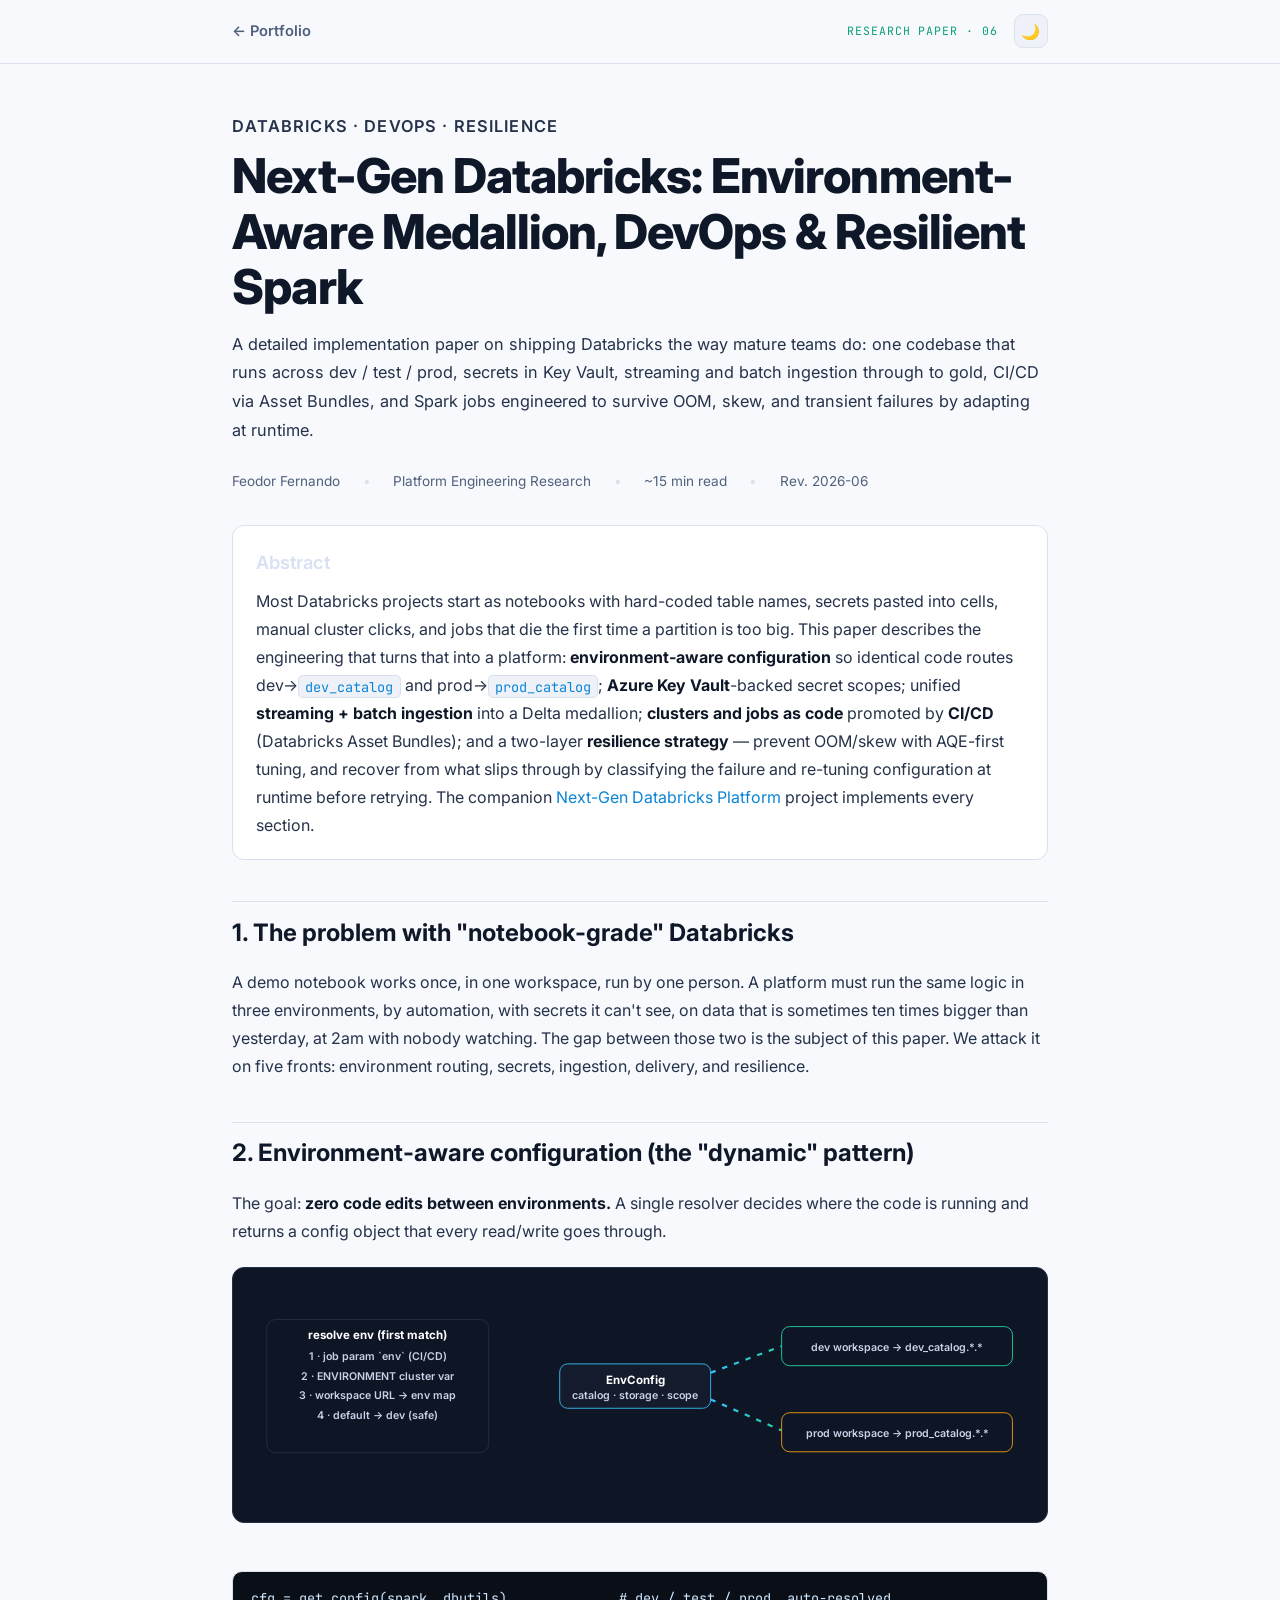
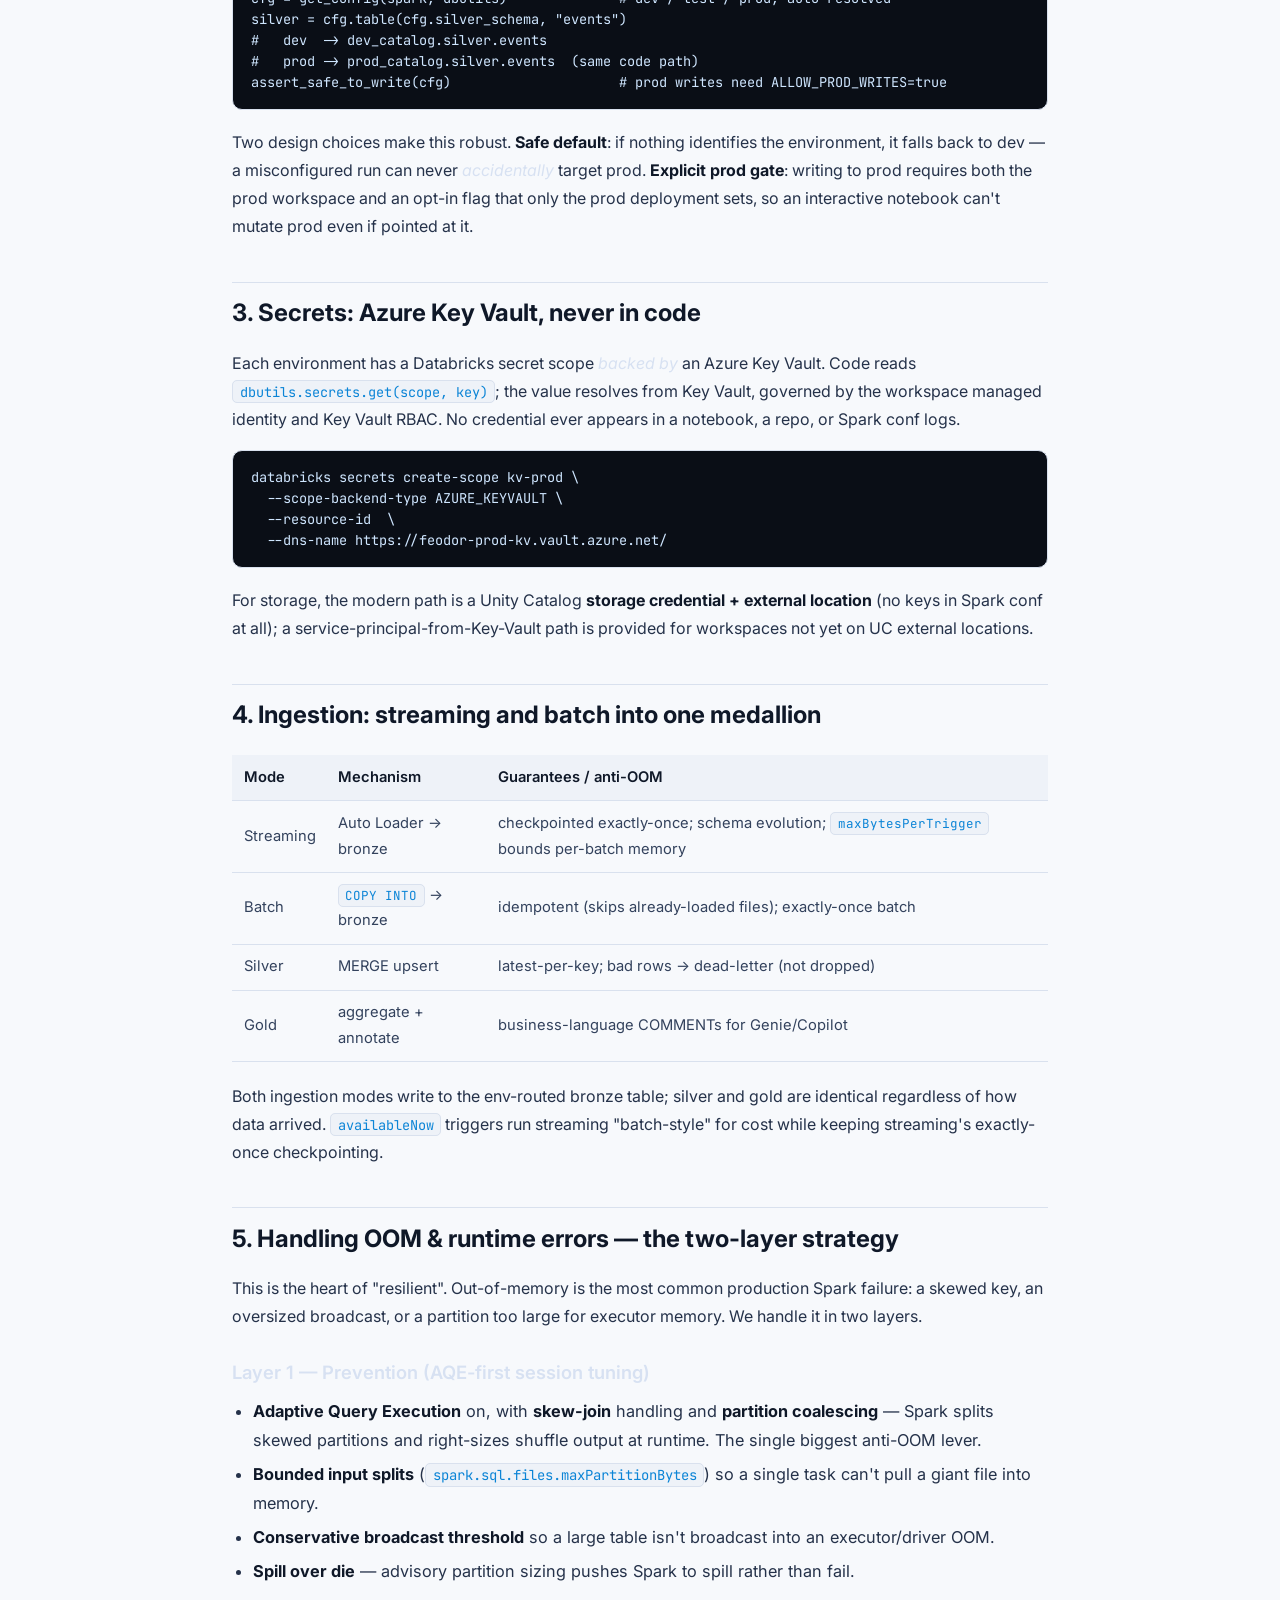
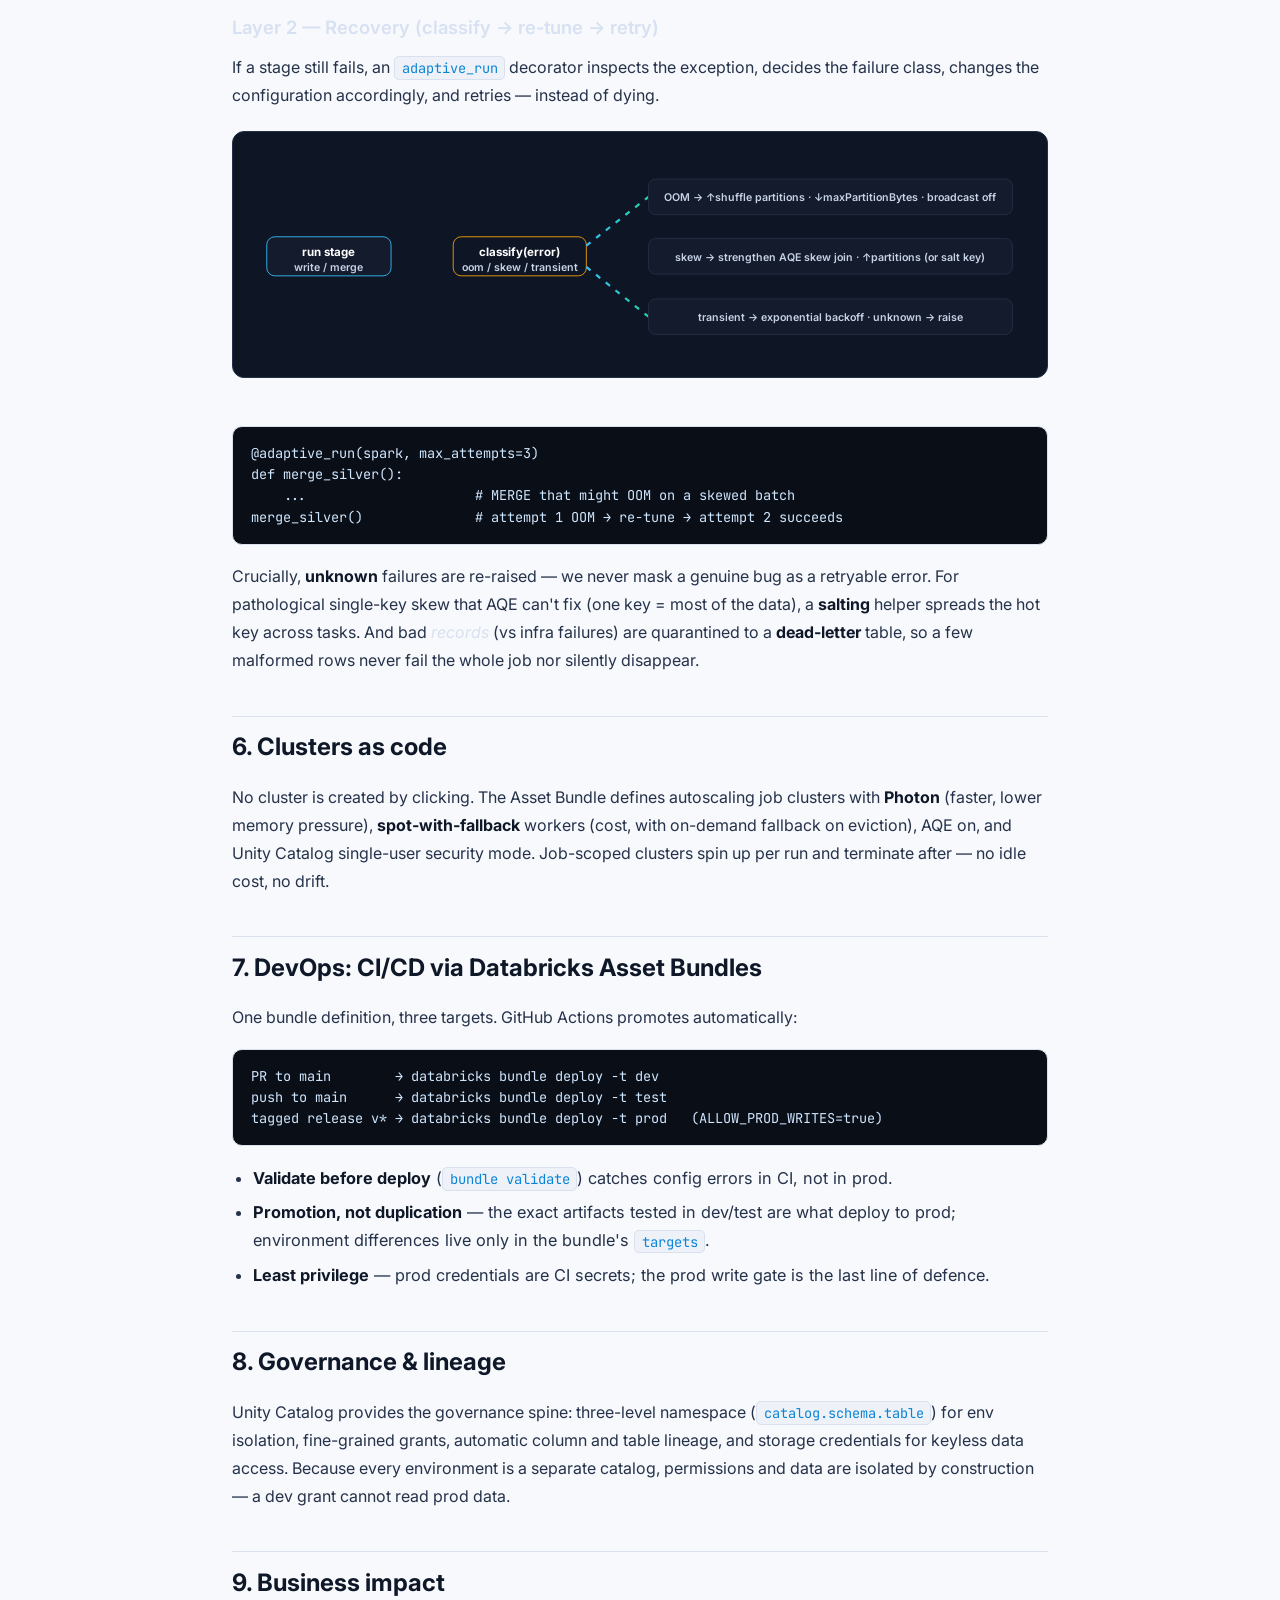
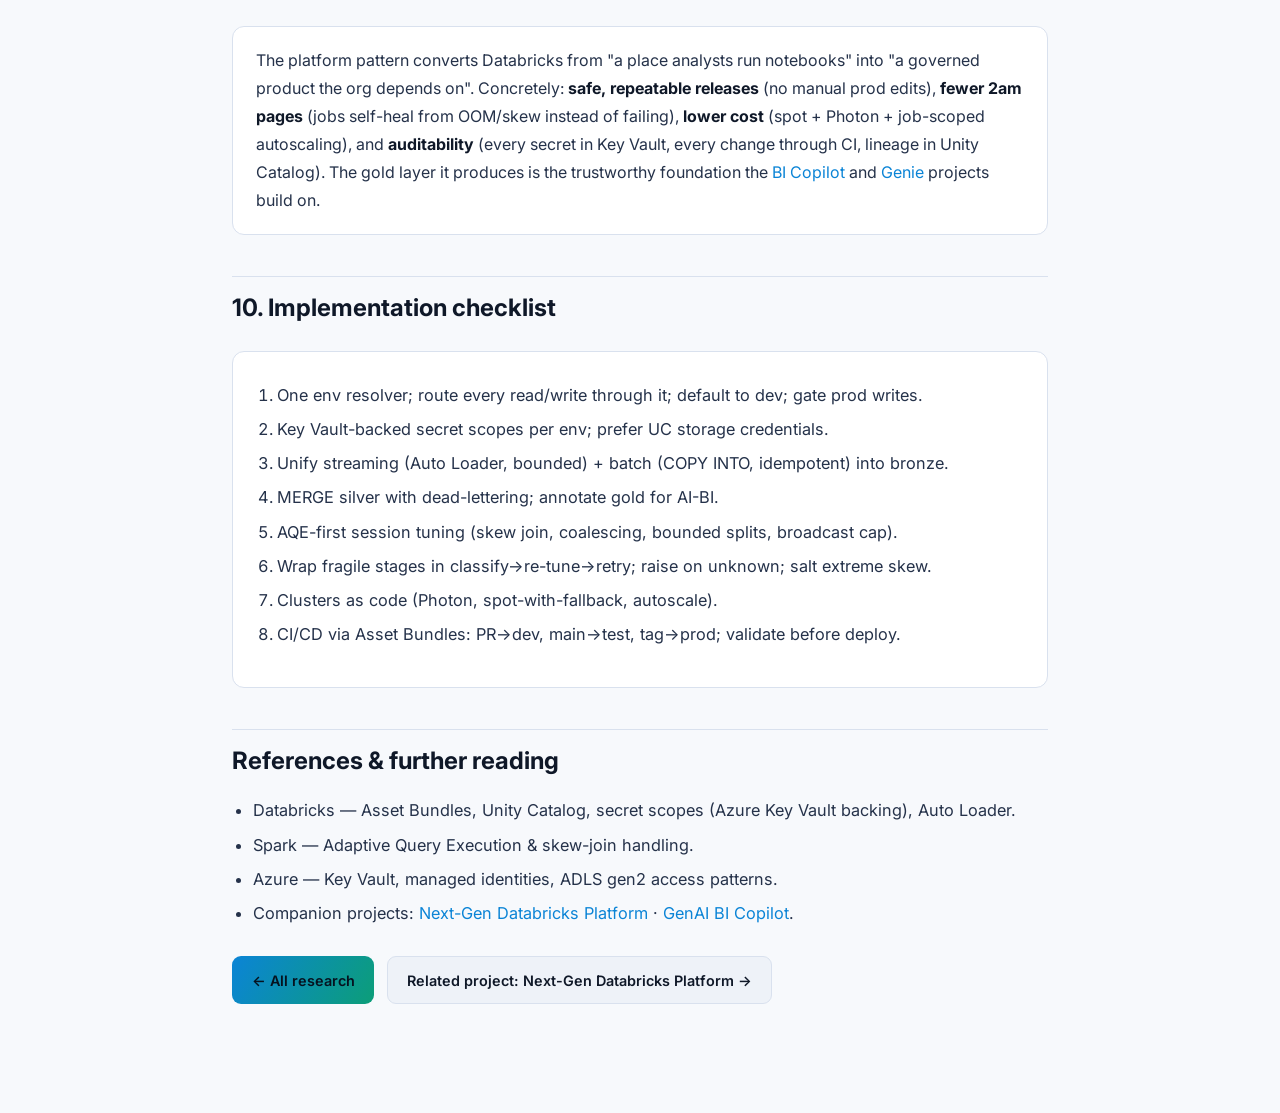
<file: site/research/nextgen-databricks-platform.html>
<!DOCTYPE html>
<html lang="en">
<head>
<script>
(function(){function a(t){document.documentElement.setAttribute('data-theme',t);}
var s;try{s=localStorage.getItem('theme');}catch(e){}
var m=window.matchMedia&&matchMedia('(prefers-color-scheme: light)').matches;
a(s||(m?'light':'dark'));
window.toggleTheme=function(){var c=document.documentElement.getAttribute('data-theme');var n=c==='light'?'dark':'light';a(n);try{localStorage.setItem('theme',n);}catch(e){}var b=document.getElementById('theme-toggle');if(b)b.textContent=n==='light'?'\u{1F319}':'☀️';};
document.addEventListener('DOMContentLoaded',function(){var b=document.getElementById('theme-toggle');if(b)b.textContent=document.documentElement.getAttribute('data-theme')==='light'?'\u{1F319}':'☀️';});
if(!s&&window.matchMedia){try{matchMedia('(prefers-color-scheme: light)').addEventListener('change',function(e){var n=e.matches?'light':'dark';a(n);var b=document.getElementById('theme-toggle');if(b)b.textContent=n==='light'?'\u{1F319}':'☀️';});}catch(e){}}
})();
</script>
<meta charset="UTF-8" />
<meta name="viewport" content="width=device-width, initial-scale=1.0" />
<title>Next-Gen Databricks: Environment-Aware Medallion, DevOps &amp; Resilient Spark — Feodor Fernando</title>
<meta name="description" content="A detailed implementation paper: how to build a Databricks platform that runs the same code across dev/test/prod with catalog routing, Key Vault secrets, streaming+batch ingestion, CI/CD, and dynamic OOM/skew/error handling." />
<link rel="preconnect" href="https://fonts.googleapis.com" />
<link href="https://fonts.googleapis.com/css2?family=Inter:wght@400;500;600;700;800&family=JetBrains+Mono:wght@400;500&display=swap" rel="stylesheet" />
<link rel="stylesheet" href="../assets/site.css" />
</head>
<body>
<div class="topbar"><div class="topbar-inner">
  <a class="back" href="../../index.html">← Portfolio</a>
  <div class="topbar-right">
    <span class="kind">Research Paper · 06</span>
    <button id="theme-toggle" class="theme-btn" onclick="toggleTheme()" aria-label="Toggle light/dark theme">☀️</button>
  </div>
</div></div>

<article class="wrap">
  <p class="eyebrow">Databricks · DevOps · Resilience</p>
  <h1>Next-Gen Databricks: Environment-Aware Medallion, DevOps &amp; Resilient Spark</h1>
  <p class="lede">A detailed implementation paper on shipping Databricks the way mature teams do:
  one codebase that runs across dev / test / prod, secrets in Key Vault, streaming and batch
  ingestion through to gold, CI/CD via Asset Bundles, and Spark jobs engineered to survive OOM,
  skew, and transient failures by adapting at runtime.</p>
  <div class="meta">
    <span>Feodor Fernando</span><span class="dot">•</span>
    <span>Platform Engineering Research</span><span class="dot">•</span>
    <span>~15 min read</span><span class="dot">•</span><span>Rev. 2026-06</span>
  </div>

  <div class="panel">
    <h3>Abstract</h3>
    <p>Most Databricks projects start as notebooks with hard-coded table names, secrets pasted into
    cells, manual cluster clicks, and jobs that die the first time a partition is too big. This
    paper describes the engineering that turns that into a platform: <strong>environment-aware
    configuration</strong> so identical code routes dev→<code>dev_catalog</code> and
    prod→<code>prod_catalog</code>; <strong>Azure Key Vault</strong>-backed secret scopes;
    unified <strong>streaming + batch ingestion</strong> into a Delta medallion; <strong>clusters
    and jobs as code</strong> promoted by <strong>CI/CD</strong> (Databricks Asset Bundles); and a
    two-layer <strong>resilience strategy</strong> — prevent OOM/skew with AQE-first tuning, and
    recover from what slips through by classifying the failure and re-tuning configuration at
    runtime before retrying. The companion <a href="../projects/nextgen-databricks-platform.html">Next-Gen
    Databricks Platform</a> project implements every section.</p>
  </div>

  <section class="reveal">
  <h2>1. The problem with "notebook-grade" Databricks</h2>
  <p>A demo notebook works once, in one workspace, run by one person. A platform must run the same
  logic in three environments, by automation, with secrets it can't see, on data that is sometimes
  ten times bigger than yesterday, at 2am with nobody watching. The gap between those two is the
  subject of this paper. We attack it on five fronts: environment routing, secrets, ingestion,
  delivery, and resilience.</p>
  </section>

  <section class="reveal">
  <h2>2. Environment-aware configuration (the "dynamic" pattern)</h2>
  <p>The goal: <strong>zero code edits between environments.</strong> A single resolver decides
  where the code is running and returns a config object that every read/write goes through.</p>
  <svg class="diagram" viewBox="0 0 880 250" xmlns="http://www.w3.org/2000/svg" role="img" aria-label="Environment resolution">
    <defs><linearGradient id="f" x1="0" y1="0" x2="1" y2="0"><stop offset="0" stop-color="#38bdf8"/><stop offset="1" stop-color="#22d3a6"/></linearGradient></defs>
    <rect x="20" y="40" width="250" height="150" rx="10" fill="#0e1626" stroke="#233048"/>
    <text x="145" y="62" text-anchor="middle" class="node-title">resolve env (first match)</text>
    <text x="145" y="86" text-anchor="middle" class="node-label">1 · job param `env` (CI/CD)</text>
    <text x="145" y="108" text-anchor="middle" class="node-label">2 · ENVIRONMENT cluster var</text>
    <text x="145" y="130" text-anchor="middle" class="node-label">3 · workspace URL → env map</text>
    <text x="145" y="152" text-anchor="middle" class="node-label">4 · default → dev (safe)</text>
    <line class="flow" x1="270" y1="115" x2="350" y2="115" stroke="url(#f)" stroke-width="3"/>
    <g class="pulse"><rect x="350" y="90" width="170" height="50" rx="9" fill="#141b2c" stroke="#38bdf8"/></g>
    <text x="435" y="113" text-anchor="middle" class="node-title">EnvConfig</text><text x="435" y="129" text-anchor="middle" class="node-label">catalog · storage · scope</text>
    <line class="flow" x1="520" y1="100" x2="600" y2="70" stroke="url(#f)" stroke-width="2.5"/>
    <line class="flow" x1="520" y1="130" x2="600" y2="165" stroke="url(#f)" stroke-width="2.5"/>
    <rect x="600" y="48" width="260" height="44" rx="9" fill="#0e1626" stroke="#22d3a6"/><text x="730" y="75" text-anchor="middle" class="node-label">dev workspace → dev_catalog.*.*</text>
    <rect x="600" y="145" width="260" height="44" rx="9" fill="#0e1626" stroke="#f59e0b"/><text x="730" y="172" text-anchor="middle" class="node-label">prod workspace → prod_catalog.*.*</text>
  </svg>
  <pre><code>cfg = get_config(spark, dbutils)              # dev / test / prod, auto-resolved
silver = cfg.table(cfg.silver_schema, "events")
#   dev  -> dev_catalog.silver.events
#   prod -> prod_catalog.silver.events  (same code path)
assert_safe_to_write(cfg)                     # prod writes need ALLOW_PROD_WRITES=true</code></pre>
  <p>Two design choices make this robust. <strong>Safe default</strong>: if nothing identifies the
  environment, it falls back to dev — a misconfigured run can never <em>accidentally</em> target
  prod. <strong>Explicit prod gate</strong>: writing to prod requires both the prod workspace and
  an opt-in flag that only the prod deployment sets, so an interactive notebook can't mutate prod
  even if pointed at it.</p>
  </section>

  <section class="reveal">
  <h2>3. Secrets: Azure Key Vault, never in code</h2>
  <p>Each environment has a Databricks secret scope <em>backed by</em> an Azure Key Vault. Code
  reads <code>dbutils.secrets.get(scope, key)</code>; the value resolves from Key Vault, governed
  by the workspace managed identity and Key Vault RBAC. No credential ever appears in a notebook,
  a repo, or Spark conf logs.</p>
  <pre><code>databricks secrets create-scope kv-prod \
  --scope-backend-type AZURE_KEYVAULT \
  --resource-id <key-vault-resource-id> \
  --dns-name https://feodor-prod-kv.vault.azure.net/</code></pre>
  <p>For storage, the modern path is a Unity Catalog <strong>storage credential + external
  location</strong> (no keys in Spark conf at all); a service-principal-from-Key-Vault path is
  provided for workspaces not yet on UC external locations.</p>
  </section>

  <section class="reveal">
  <h2>4. Ingestion: streaming and batch into one medallion</h2>
  <table>
    <thead><tr><th>Mode</th><th>Mechanism</th><th>Guarantees / anti-OOM</th></tr></thead>
    <tbody>
      <tr><td>Streaming</td><td>Auto Loader → bronze</td><td>checkpointed exactly-once; schema evolution; <code>maxBytesPerTrigger</code> bounds per-batch memory</td></tr>
      <tr><td>Batch</td><td><code>COPY INTO</code> → bronze</td><td>idempotent (skips already-loaded files); exactly-once batch</td></tr>
      <tr><td>Silver</td><td>MERGE upsert</td><td>latest-per-key; bad rows → dead-letter (not dropped)</td></tr>
      <tr><td>Gold</td><td>aggregate + annotate</td><td>business-language COMMENTs for Genie/Copilot</td></tr>
    </tbody>
  </table>
  <p>Both ingestion modes write to the env-routed bronze table; silver and gold are identical
  regardless of how data arrived. <code>availableNow</code> triggers run streaming "batch-style"
  for cost while keeping streaming's exactly-once checkpointing.</p>
  </section>

  <section class="reveal">
  <h2>5. Handling OOM &amp; runtime errors — the two-layer strategy</h2>
  <p>This is the heart of "resilient". Out-of-memory is the most common production Spark failure:
  a skewed key, an oversized broadcast, or a partition too large for executor memory. We handle it
  in two layers.</p>

  <h3>Layer 1 — Prevention (AQE-first session tuning)</h3>
  <ul>
    <li><strong>Adaptive Query Execution</strong> on, with <strong>skew-join</strong> handling and
    <strong>partition coalescing</strong> — Spark splits skewed partitions and right-sizes shuffle
    output at runtime. The single biggest anti-OOM lever.</li>
    <li><strong>Bounded input splits</strong> (<code>spark.sql.files.maxPartitionBytes</code>) so a
    single task can't pull a giant file into memory.</li>
    <li><strong>Conservative broadcast threshold</strong> so a large table isn't broadcast into an
    executor/driver OOM.</li>
    <li><strong>Spill over die</strong> — advisory partition sizing pushes Spark to spill rather
    than fail.</li>
  </ul>

  <h3>Layer 2 — Recovery (classify → re-tune → retry)</h3>
  <p>If a stage still fails, an <code>adaptive_run</code> decorator inspects the exception, decides
  the failure class, changes the configuration accordingly, and retries — instead of dying.</p>
  <svg class="diagram" viewBox="0 0 880 240" xmlns="http://www.w3.org/2000/svg" role="img" aria-label="Adaptive error recovery">
    <defs><linearGradient id="f2" x1="0" y1="0" x2="1" y2="0"><stop offset="0" stop-color="#38bdf8"/><stop offset="1" stop-color="#22d3a6"/></linearGradient></defs>
    <rect x="20" y="100" width="140" height="44" rx="9" fill="#141b2c" stroke="#38bdf8"/><text x="90" y="122" text-anchor="middle" class="node-title">run stage</text><text x="90" y="138" text-anchor="middle" class="node-label">write / merge</text>
    <line class="flow" x1="160" y1="122" x2="230" y2="122" stroke="url(#f2)" stroke-width="3"/>
    <rect x="230" y="100" width="150" height="44" rx="9" fill="#0e1626" stroke="#f59e0b"/><text x="305" y="122" text-anchor="middle" class="node-title">classify(error)</text><text x="305" y="138" text-anchor="middle" class="node-label">oom / skew / transient</text>
    <line class="flow" x1="380" y1="110" x2="450" y2="55" stroke="url(#f2)" stroke-width="2.5"/>
    <line class="flow" x1="380" y1="122" x2="450" y2="122" stroke="url(#f2)" stroke-width="2.5"/>
    <line class="flow" x1="380" y1="134" x2="450" y2="190" stroke="url(#f2)" stroke-width="2.5"/>
    <rect x="450" y="35" width="410" height="40" rx="8" fill="#141b2c" stroke="#233048"/><text x="655" y="60" text-anchor="middle" class="node-label">OOM → ↑shuffle partitions · ↓maxPartitionBytes · broadcast off</text>
    <rect x="450" y="102" width="410" height="40" rx="8" fill="#141b2c" stroke="#233048"/><text x="655" y="127" text-anchor="middle" class="node-label">skew → strengthen AQE skew join · ↑partitions (or salt key)</text>
    <rect x="450" y="170" width="410" height="40" rx="8" fill="#141b2c" stroke="#233048"/><text x="655" y="195" text-anchor="middle" class="node-label">transient → exponential backoff · unknown → raise</text>
  </svg>
  <pre><code>@adaptive_run(spark, max_attempts=3)
def merge_silver():
    ...                     # MERGE that might OOM on a skewed batch
merge_silver()              # attempt 1 OOM → re-tune → attempt 2 succeeds</code></pre>
  <p>Crucially, <strong>unknown</strong> failures are re-raised — we never mask a genuine bug as a
  retryable error. For pathological single-key skew that AQE can't fix (one key = most of the
  data), a <strong>salting</strong> helper spreads the hot key across tasks. And bad
  <em>records</em> (vs infra failures) are quarantined to a <strong>dead-letter</strong> table, so
  a few malformed rows never fail the whole job nor silently disappear.</p>
  </section>

  <section class="reveal">
  <h2>6. Clusters as code</h2>
  <p>No cluster is created by clicking. The Asset Bundle defines autoscaling job clusters with
  <strong>Photon</strong> (faster, lower memory pressure), <strong>spot-with-fallback</strong>
  workers (cost, with on-demand fallback on eviction), AQE on, and Unity Catalog single-user
  security mode. Job-scoped clusters spin up per run and terminate after — no idle cost, no
  drift.</p>
  </section>

  <section class="reveal">
  <h2>7. DevOps: CI/CD via Databricks Asset Bundles</h2>
  <p>One bundle definition, three targets. GitHub Actions promotes automatically:</p>
  <pre><code>PR to main        → databricks bundle deploy -t dev
push to main      → databricks bundle deploy -t test
tagged release v* → databricks bundle deploy -t prod   (ALLOW_PROD_WRITES=true)</code></pre>
  <ul>
    <li><strong>Validate before deploy</strong> (<code>bundle validate</code>) catches config
    errors in CI, not in prod.</li>
    <li><strong>Promotion, not duplication</strong> — the exact artifacts tested in dev/test are
    what deploy to prod; environment differences live only in the bundle's <code>targets</code>.</li>
    <li><strong>Least privilege</strong> — prod credentials are CI secrets; the prod write gate is
    the last line of defence.</li>
  </ul>
  </section>

  <section class="reveal">
  <h2>8. Governance &amp; lineage</h2>
  <p>Unity Catalog provides the governance spine: three-level namespace
  (<code>catalog.schema.table</code>) for env isolation, fine-grained grants, automatic column and
  table lineage, and storage credentials for keyless data access. Because every environment is a
  separate catalog, permissions and data are isolated by construction — a dev grant cannot read
  prod data.</p>
  </section>

  <section class="reveal">
  <h2>9. Business impact</h2>
  <div class="panel">
    <p>The platform pattern converts Databricks from "a place analysts run notebooks" into
    "a governed product the org depends on". Concretely: <strong>safe, repeatable releases</strong>
    (no manual prod edits), <strong>fewer 2am pages</strong> (jobs self-heal from OOM/skew instead
    of failing), <strong>lower cost</strong> (spot + Photon + job-scoped autoscaling), and
    <strong>auditability</strong> (every secret in Key Vault, every change through CI, lineage in
    Unity Catalog). The gold layer it produces is the trustworthy foundation the
    <a href="../projects/genai-bi-copilot.html">BI Copilot</a> and
    <a href="../projects/databricks-lakehouse-genie.html">Genie</a> projects build on.</p>
  </div>
  </section>

  <section class="reveal">
  <h2>10. Implementation checklist</h2>
  <div class="panel">
  <ol>
    <li>One env resolver; route every read/write through it; default to dev; gate prod writes.</li>
    <li>Key Vault-backed secret scopes per env; prefer UC storage credentials.</li>
    <li>Unify streaming (Auto Loader, bounded) + batch (COPY INTO, idempotent) into bronze.</li>
    <li>MERGE silver with dead-lettering; annotate gold for AI-BI.</li>
    <li>AQE-first session tuning (skew join, coalescing, bounded splits, broadcast cap).</li>
    <li>Wrap fragile stages in classify→re-tune→retry; raise on unknown; salt extreme skew.</li>
    <li>Clusters as code (Photon, spot-with-fallback, autoscale).</li>
    <li>CI/CD via Asset Bundles: PR→dev, main→test, tag→prod; validate before deploy.</li>
  </ol>
  </div>
  </section>

  <section class="reveal">
  <h2>References &amp; further reading</h2>
  <ul>
    <li>Databricks — Asset Bundles, Unity Catalog, secret scopes (Azure Key Vault backing), Auto Loader.</li>
    <li>Spark — Adaptive Query Execution &amp; skew-join handling.</li>
    <li>Azure — Key Vault, managed identities, ADLS gen2 access patterns.</li>
    <li>Companion projects:
      <a href="../projects/nextgen-databricks-platform.html">Next-Gen Databricks Platform</a> ·
      <a href="../projects/genai-bi-copilot.html">GenAI BI Copilot</a>.</li>
  </ul>
  </section>

  <div class="actions">
    <a class="btn primary" href="../../index.html#research">← All research</a>
    <a class="btn" href="../projects/nextgen-databricks-platform.html">Related project: Next-Gen Databricks Platform →</a>
  </div>
</article>
<script src="../assets/site.js"></script>
</body>
</html>
</file>
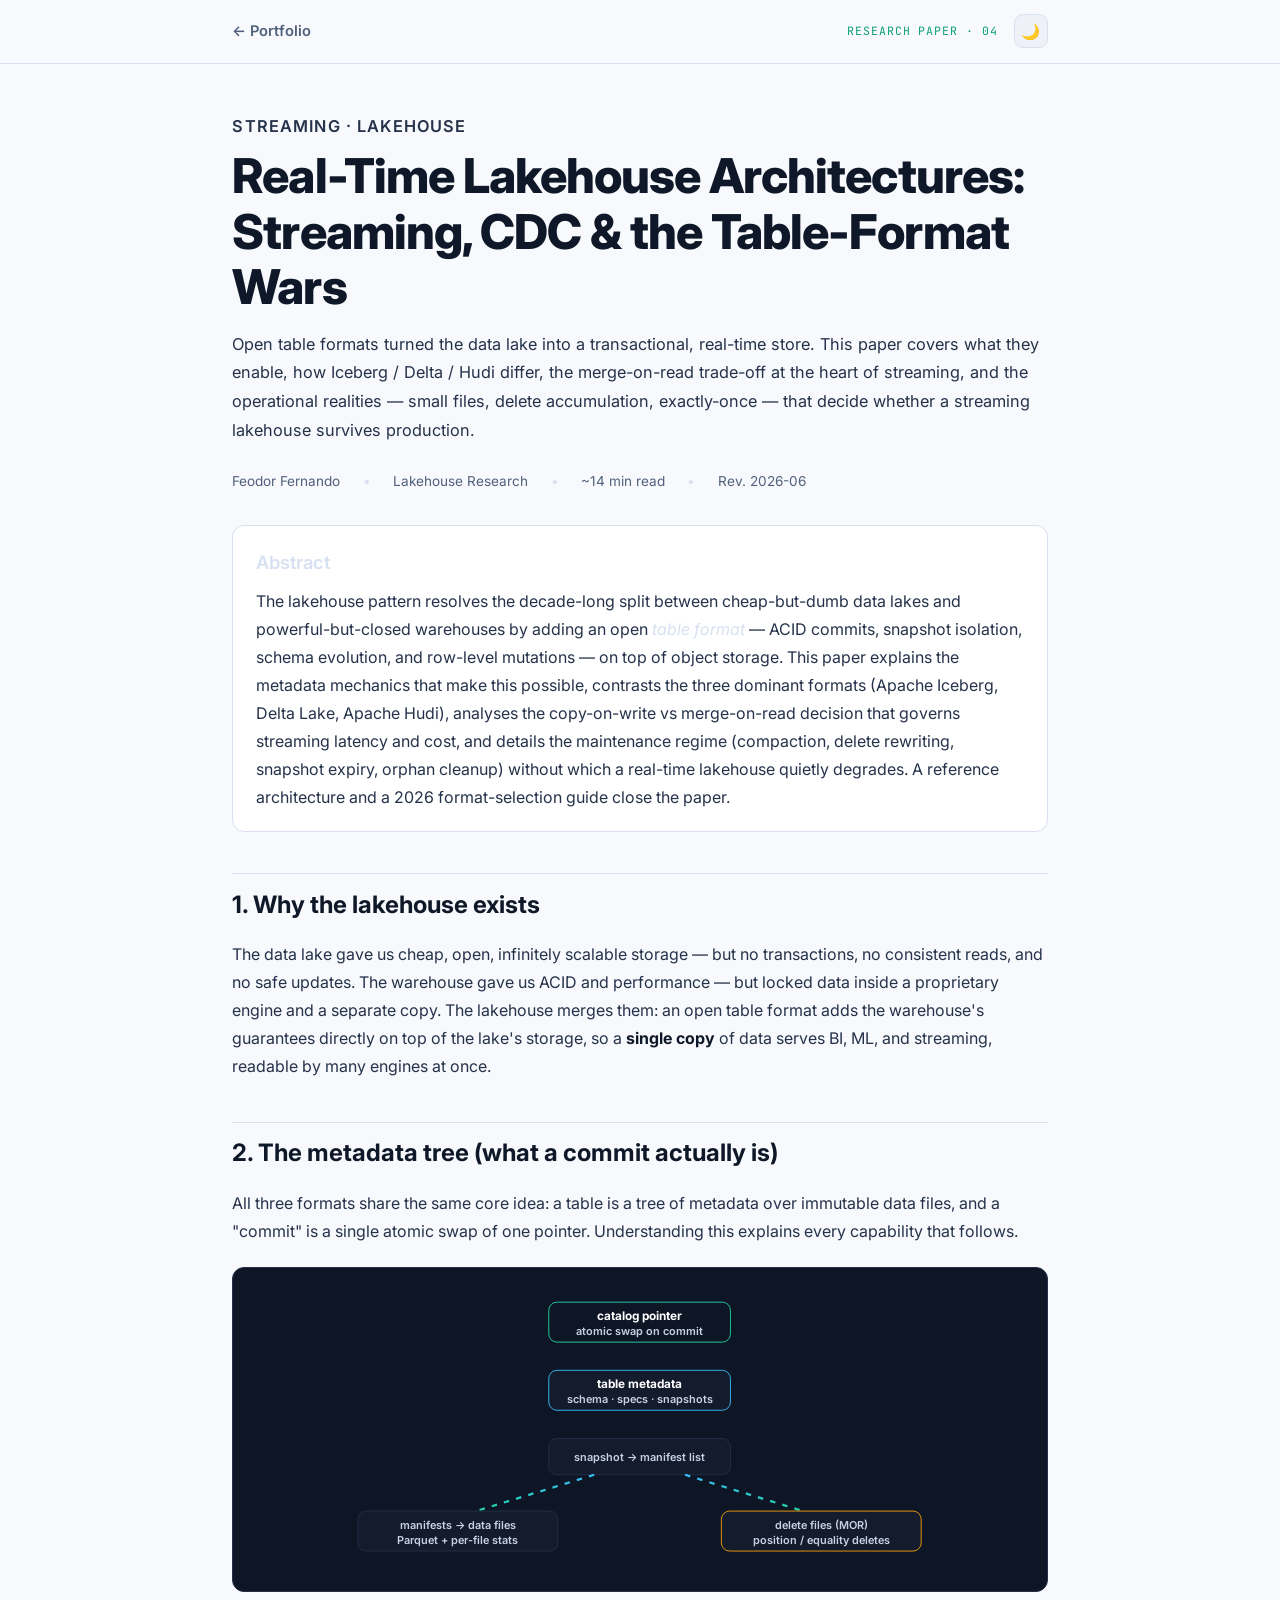
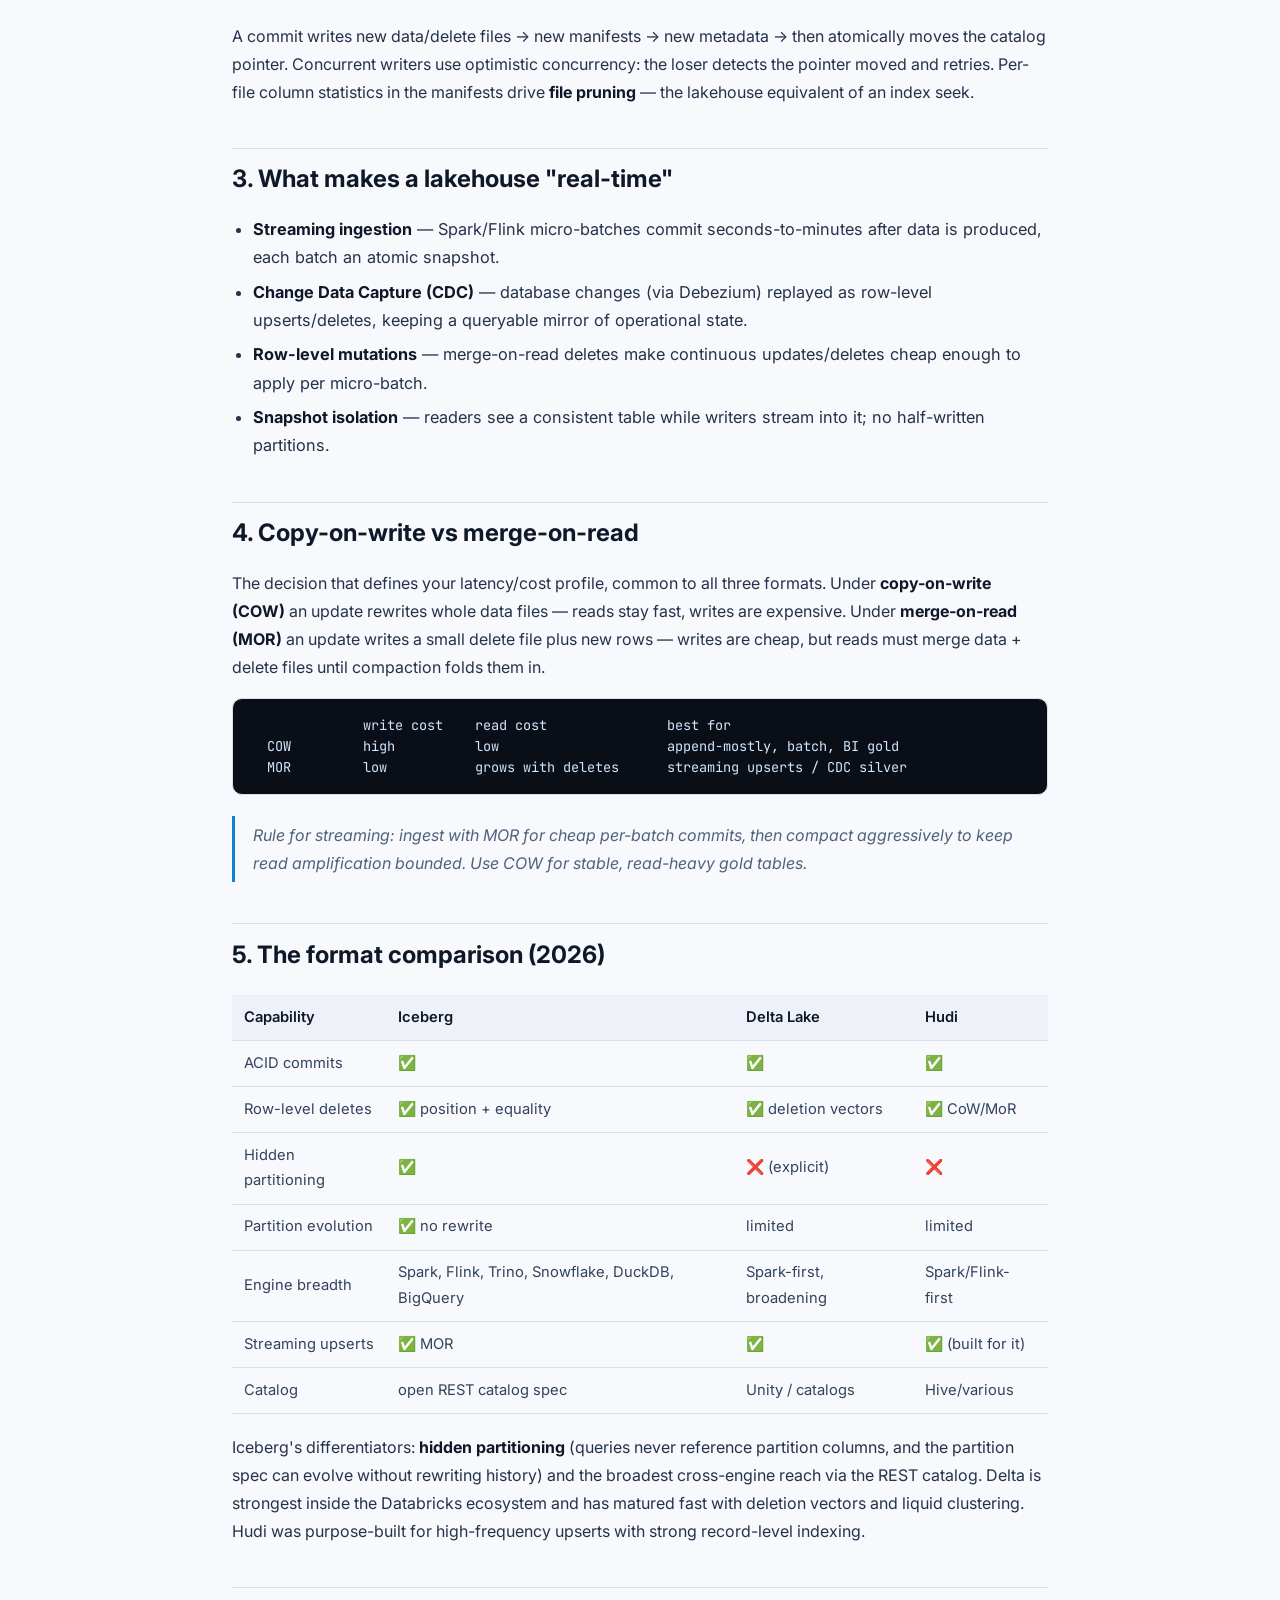
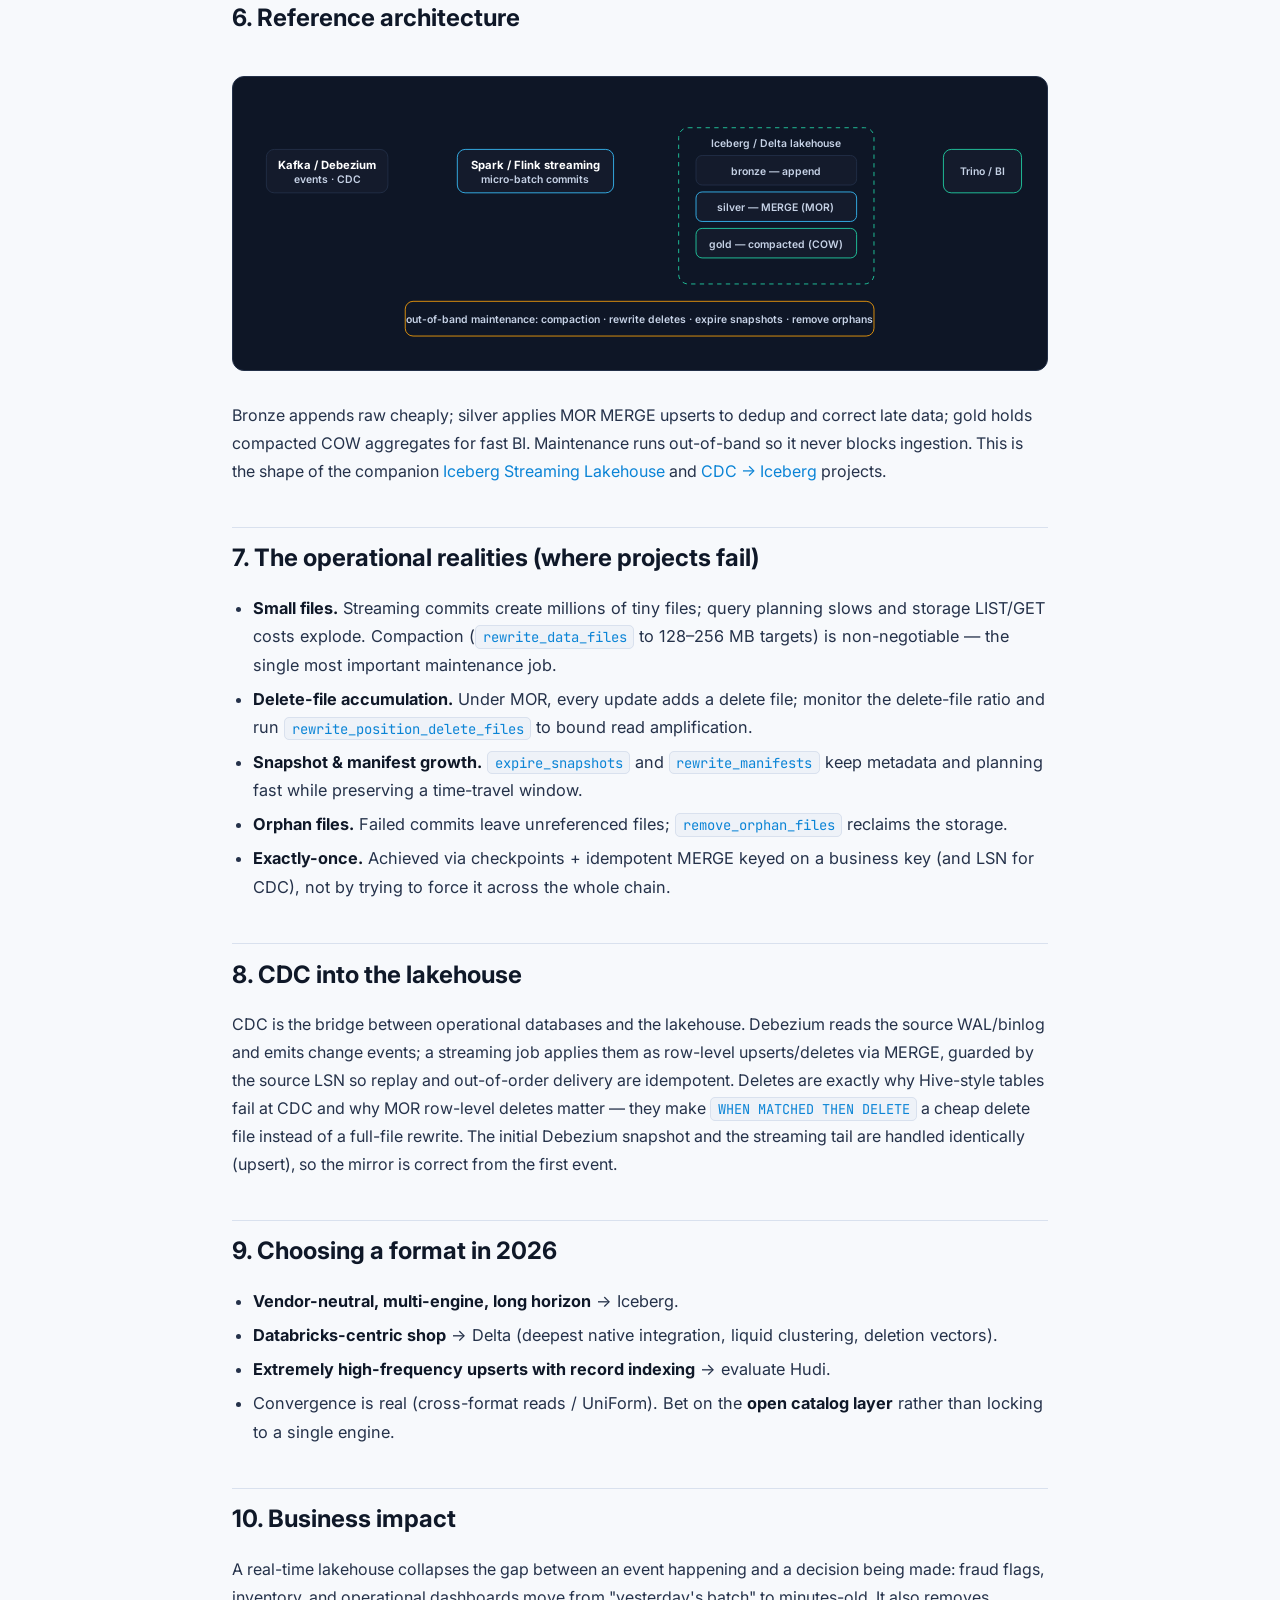
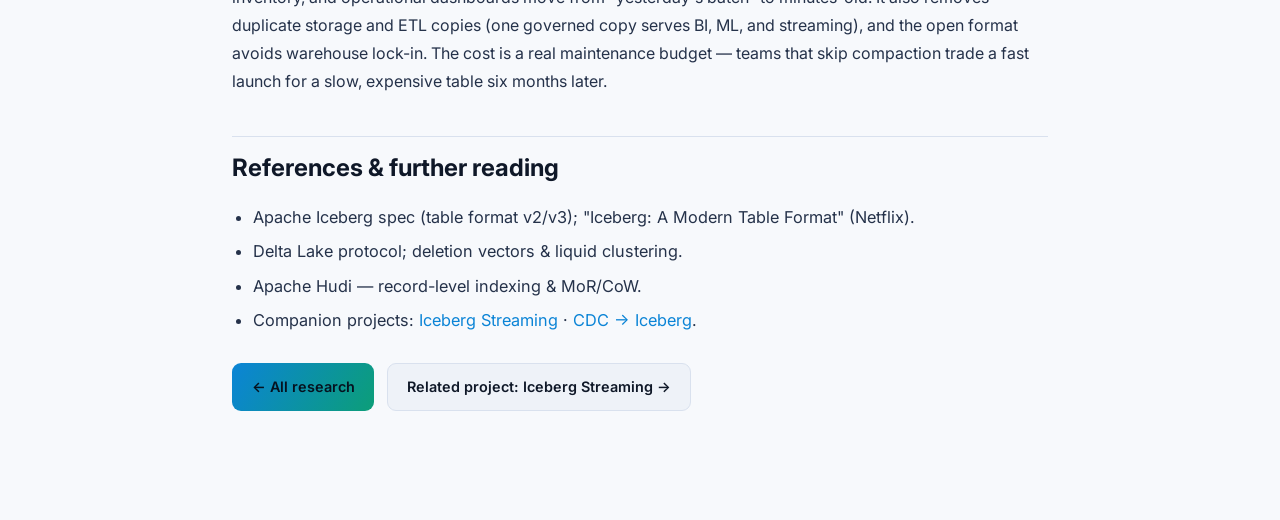
<file: site/research/realtime-lakehouse.html>
<!DOCTYPE html>
<html lang="en">
<head>
<script>
(function(){function a(t){document.documentElement.setAttribute('data-theme',t);}
var s;try{s=localStorage.getItem('theme');}catch(e){}
var m=window.matchMedia&&matchMedia('(prefers-color-scheme: light)').matches;
a(s||(m?'light':'dark'));
window.toggleTheme=function(){var c=document.documentElement.getAttribute('data-theme');var n=c==='light'?'dark':'light';a(n);try{localStorage.setItem('theme',n);}catch(e){}var b=document.getElementById('theme-toggle');if(b)b.textContent=n==='light'?'\u{1F319}':'☀️';};
document.addEventListener('DOMContentLoaded',function(){var b=document.getElementById('theme-toggle');if(b)b.textContent=document.documentElement.getAttribute('data-theme')==='light'?'\u{1F319}':'☀️';});
if(!s&&window.matchMedia){try{matchMedia('(prefers-color-scheme: light)').addEventListener('change',function(e){var n=e.matches?'light':'dark';a(n);var b=document.getElementById('theme-toggle');if(b)b.textContent=n==='light'?'\u{1F319}':'☀️';});}catch(e){}}
})();
</script>
<meta charset="UTF-8" />
<meta name="viewport" content="width=device-width, initial-scale=1.0" />
<title>Real-Time Lakehouse Architectures — Feodor Fernando</title>
<meta name="description" content="An industry-grade study of real-time lakehouse architectures: streaming, CDC, the Iceberg/Delta/Hudi table-format wars, merge-on-read, the small-file problem, and operating streaming tables in production." />
<link rel="preconnect" href="https://fonts.googleapis.com" />
<link href="https://fonts.googleapis.com/css2?family=Inter:wght@400;500;600;700;800&family=JetBrains+Mono:wght@400;500&display=swap" rel="stylesheet" />
<link rel="stylesheet" href="../assets/site.css" />
</head>
<body>
<div class="topbar"><div class="topbar-inner">
  <a class="back" href="../../index.html">← Portfolio</a>
  <div class="topbar-right">
    <span class="kind">Research Paper · 04</span>
    <button id="theme-toggle" class="theme-btn" onclick="toggleTheme()" aria-label="Toggle light/dark theme">☀️</button>
  </div>
</div></div>

<article class="wrap">
  <p class="eyebrow">Streaming · Lakehouse</p>
  <h1>Real-Time Lakehouse Architectures: Streaming, CDC &amp; the Table-Format Wars</h1>
  <p class="lede">Open table formats turned the data lake into a transactional, real-time store.
  This paper covers what they enable, how Iceberg / Delta / Hudi differ, the merge-on-read
  trade-off at the heart of streaming, and the operational realities — small files, delete
  accumulation, exactly-once — that decide whether a streaming lakehouse survives production.</p>
  <div class="meta">
    <span>Feodor Fernando</span><span class="dot">•</span>
    <span>Lakehouse Research</span><span class="dot">•</span>
    <span>~14 min read</span><span class="dot">•</span><span>Rev. 2026-06</span>
  </div>

  <div class="panel">
    <h3>Abstract</h3>
    <p>The lakehouse pattern resolves the decade-long split between cheap-but-dumb data lakes and
    powerful-but-closed warehouses by adding an open <em>table format</em> — ACID commits,
    snapshot isolation, schema evolution, and row-level mutations — on top of object storage. This
    paper explains the metadata mechanics that make this possible, contrasts the three dominant
    formats (Apache Iceberg, Delta Lake, Apache Hudi), analyses the copy-on-write vs merge-on-read
    decision that governs streaming latency and cost, and details the maintenance regime
    (compaction, delete rewriting, snapshot expiry, orphan cleanup) without which a real-time
    lakehouse quietly degrades. A reference architecture and a 2026 format-selection guide close
    the paper.</p>
  </div>

  <section class="reveal">
  <h2>1. Why the lakehouse exists</h2>
  <p>The data lake gave us cheap, open, infinitely scalable storage — but no transactions, no
  consistent reads, and no safe updates. The warehouse gave us ACID and performance — but locked
  data inside a proprietary engine and a separate copy. The lakehouse merges them: an open table
  format adds the warehouse's guarantees directly on top of the lake's storage, so a
  <strong>single copy</strong> of data serves BI, ML, and streaming, readable by many engines at
  once.</p>
  </section>

  <section class="reveal">
  <h2>2. The metadata tree (what a commit actually is)</h2>
  <p>All three formats share the same core idea: a table is a tree of metadata over immutable data
  files, and a "commit" is a single atomic swap of one pointer. Understanding this explains every
  capability that follows.</p>
  <svg class="diagram" viewBox="0 0 860 320" xmlns="http://www.w3.org/2000/svg" role="img" aria-label="Table-format metadata tree">
    <defs><linearGradient id="f" x1="0" y1="0" x2="0" y2="1"><stop offset="0" stop-color="#38bdf8"/><stop offset="1" stop-color="#22d3a6"/></linearGradient></defs>
    <rect x="330" y="20" width="200" height="44" rx="9" fill="#0e1626" stroke="#22d3a6"/><text x="430" y="40" text-anchor="middle" class="node-title">catalog pointer</text><text x="430" y="56" text-anchor="middle" class="node-label">atomic swap on commit</text>
    <line class="flow" x1="430" y1="64" x2="430" y2="95" stroke="url(#f)" stroke-width="3"/>
    <rect x="330" y="95" width="200" height="44" rx="9" fill="#141b2c" stroke="#38bdf8"/><text x="430" y="115" text-anchor="middle" class="node-title">table metadata</text><text x="430" y="131" text-anchor="middle" class="node-label">schema · specs · snapshots</text>
    <line class="flow" x1="430" y1="139" x2="430" y2="170" stroke="url(#f)" stroke-width="3"/>
    <rect x="330" y="170" width="200" height="40" rx="9" fill="#141b2c" stroke="#233048"/><text x="430" y="195" text-anchor="middle" class="node-label">snapshot → manifest list</text>
    <line class="flow" x1="380" y1="210" x2="250" y2="250" stroke="url(#f)" stroke-width="2.5"/>
    <line class="flow" x1="480" y1="210" x2="610" y2="250" stroke="url(#f)" stroke-width="2.5"/>
    <rect x="120" y="250" width="220" height="44" rx="9" fill="#141b2c" stroke="#233048"/><text x="230" y="270" text-anchor="middle" class="node-label">manifests → data files</text><text x="230" y="286" text-anchor="middle" class="node-label">Parquet + per-file stats</text>
    <rect x="520" y="250" width="220" height="44" rx="9" fill="#141b2c" stroke="#f59e0b"/><text x="630" y="270" text-anchor="middle" class="node-label">delete files (MOR)</text><text x="630" y="286" text-anchor="middle" class="node-label">position / equality deletes</text>
  </svg>
  <p>A commit writes new data/delete files → new manifests → new metadata → then atomically moves
  the catalog pointer. Concurrent writers use optimistic concurrency: the loser detects the
  pointer moved and retries. Per-file column statistics in the manifests drive
  <strong>file pruning</strong> — the lakehouse equivalent of an index seek.</p>
  </section>

  <section class="reveal">
  <h2>3. What makes a lakehouse "real-time"</h2>
  <ul>
    <li><strong>Streaming ingestion</strong> — Spark/Flink micro-batches commit seconds-to-minutes
    after data is produced, each batch an atomic snapshot.</li>
    <li><strong>Change Data Capture (CDC)</strong> — database changes (via Debezium) replayed as
    row-level upserts/deletes, keeping a queryable mirror of operational state.</li>
    <li><strong>Row-level mutations</strong> — merge-on-read deletes make continuous
    updates/deletes cheap enough to apply per micro-batch.</li>
    <li><strong>Snapshot isolation</strong> — readers see a consistent table while writers stream
    into it; no half-written partitions.</li>
  </ul>
  </section>

  <section class="reveal">
  <h2>4. Copy-on-write vs merge-on-read</h2>
  <p>The decision that defines your latency/cost profile, common to all three formats. Under
  <strong>copy-on-write (COW)</strong> an update rewrites whole data files — reads stay fast,
  writes are expensive. Under <strong>merge-on-read (MOR)</strong> an update writes a small delete
  file plus new rows — writes are cheap, but reads must merge data + delete files until compaction
  folds them in.</p>
  <pre><code>              write cost    read cost               best for
  COW         high          low                     append-mostly, batch, BI gold
  MOR         low           grows with deletes      streaming upserts / CDC silver</code></pre>
  <blockquote>Rule for streaming: ingest with MOR for cheap per-batch commits, then compact
  aggressively to keep read amplification bounded. Use COW for stable, read-heavy gold tables.</blockquote>
  </section>

  <section class="reveal">
  <h2>5. The format comparison (2026)</h2>
  <table>
    <thead><tr><th>Capability</th><th>Iceberg</th><th>Delta Lake</th><th>Hudi</th></tr></thead>
    <tbody>
      <tr><td>ACID commits</td><td>✅</td><td>✅</td><td>✅</td></tr>
      <tr><td>Row-level deletes</td><td>✅ position + equality</td><td>✅ deletion vectors</td><td>✅ CoW/MoR</td></tr>
      <tr><td>Hidden partitioning</td><td>✅</td><td>❌ (explicit)</td><td>❌</td></tr>
      <tr><td>Partition evolution</td><td>✅ no rewrite</td><td>limited</td><td>limited</td></tr>
      <tr><td>Engine breadth</td><td>Spark, Flink, Trino, Snowflake, DuckDB, BigQuery</td><td>Spark-first, broadening</td><td>Spark/Flink-first</td></tr>
      <tr><td>Streaming upserts</td><td>✅ MOR</td><td>✅</td><td>✅ (built for it)</td></tr>
      <tr><td>Catalog</td><td>open REST catalog spec</td><td>Unity / catalogs</td><td>Hive/various</td></tr>
    </tbody>
  </table>
  <p>Iceberg's differentiators: <strong>hidden partitioning</strong> (queries never reference
  partition columns, and the partition spec can evolve without rewriting history) and the broadest
  cross-engine reach via the REST catalog. Delta is strongest inside the Databricks ecosystem and
  has matured fast with deletion vectors and liquid clustering. Hudi was purpose-built for
  high-frequency upserts with strong record-level indexing.</p>
  </section>

  <section class="reveal">
  <h2>6. Reference architecture</h2>
  <svg class="diagram" viewBox="0 0 900 300" xmlns="http://www.w3.org/2000/svg" role="img" aria-label="Real-time lakehouse reference">
    <defs><linearGradient id="f2" x1="0" y1="0" x2="1" y2="0"><stop offset="0" stop-color="#38bdf8"/><stop offset="1" stop-color="#22d3a6"/></linearGradient></defs>
    <line class="flow" x1="160" y1="90" x2="240" y2="90" stroke="url(#f2)" stroke-width="3"/>
    <line class="flow" x1="420" y1="90" x2="500" y2="90" stroke="url(#f2)" stroke-width="3"/>
    <line class="flow" x1="720" y1="90" x2="800" y2="90" stroke="url(#f2)" stroke-width="3"/>
    <rect x="20" y="65" width="140" height="50" rx="9" fill="#141b2c" stroke="#233048"/><text x="90" y="88" text-anchor="middle" class="node-title">Kafka / Debezium</text><text x="90" y="104" text-anchor="middle" class="node-label">events · CDC</text>
    <rect x="240" y="65" width="180" height="50" rx="9" fill="#141b2c" stroke="#38bdf8"/><text x="330" y="88" text-anchor="middle" class="node-title">Spark / Flink streaming</text><text x="330" y="104" text-anchor="middle" class="node-label">micro-batch commits</text>
    <!-- lakehouse box -->
    <rect x="495" y="40" width="225" height="180" rx="11" fill="#0e1626" stroke="#22d3a6" stroke-dasharray="5 5"/>
    <text x="607" y="62" text-anchor="middle" class="node-label">Iceberg / Delta lakehouse</text>
    <g class="pulse"><rect x="515" y="72" width="185" height="34" rx="7" fill="#141b2c" stroke="#233048"/></g><text x="607" y="94" text-anchor="middle" class="node-label">bronze — append</text>
    <rect x="515" y="114" width="185" height="34" rx="7" fill="#141b2c" stroke="#38bdf8"/><text x="607" y="136" text-anchor="middle" class="node-label">silver — MERGE (MOR)</text>
    <rect x="515" y="156" width="185" height="34" rx="7" fill="#141b2c" stroke="#22d3a6"/><text x="607" y="178" text-anchor="middle" class="node-label">gold — compacted (COW)</text>
    <rect x="800" y="65" width="90" height="50" rx="9" fill="#141b2c" stroke="#22d3a6"/><text x="845" y="94" text-anchor="middle" class="node-label">Trino / BI</text>
    <!-- maintenance -->
    <rect x="180" y="240" width="540" height="40" rx="9" fill="#0e1626" stroke="#f59e0b"/><text x="450" y="265" text-anchor="middle" class="node-label">out-of-band maintenance: compaction · rewrite deletes · expire snapshots · remove orphans</text>
    <line class="flow" x1="450" y1="220" x2="450" y2="240" stroke="url(#f2)" stroke-width="2.5"/>
  </svg>
  <p>Bronze appends raw cheaply; silver applies MOR MERGE upserts to dedup and correct late data;
  gold holds compacted COW aggregates for fast BI. Maintenance runs out-of-band so it never blocks
  ingestion. This is the shape of the companion <a href="../projects/iceberg-streaming.html">Iceberg
  Streaming Lakehouse</a> and <a href="../projects/cdc-iceberg.html">CDC → Iceberg</a> projects.</p>
  </section>

  <section class="reveal">
  <h2>7. The operational realities (where projects fail)</h2>
  <ul>
    <li><strong>Small files.</strong> Streaming commits create millions of tiny files; query
    planning slows and storage LIST/GET costs explode. Compaction
    (<code>rewrite_data_files</code> to 128–256 MB targets) is non-negotiable — the single most
    important maintenance job.</li>
    <li><strong>Delete-file accumulation.</strong> Under MOR, every update adds a delete file;
    monitor the delete-file ratio and run <code>rewrite_position_delete_files</code> to bound read
    amplification.</li>
    <li><strong>Snapshot &amp; manifest growth.</strong> <code>expire_snapshots</code> and
    <code>rewrite_manifests</code> keep metadata and planning fast while preserving a time-travel
    window.</li>
    <li><strong>Orphan files.</strong> Failed commits leave unreferenced files;
    <code>remove_orphan_files</code> reclaims the storage.</li>
    <li><strong>Exactly-once.</strong> Achieved via checkpoints + idempotent MERGE keyed on a
    business key (and LSN for CDC), not by trying to force it across the whole chain.</li>
  </ul>
  </section>

  <section class="reveal">
  <h2>8. CDC into the lakehouse</h2>
  <p>CDC is the bridge between operational databases and the lakehouse. Debezium reads the source
  WAL/binlog and emits change events; a streaming job applies them as row-level upserts/deletes
  via MERGE, guarded by the source LSN so replay and out-of-order delivery are idempotent. Deletes
  are exactly why Hive-style tables fail at CDC and why MOR row-level deletes matter — they make
  <code>WHEN MATCHED THEN DELETE</code> a cheap delete file instead of a full-file rewrite. The
  initial Debezium snapshot and the streaming tail are handled identically (upsert), so the mirror
  is correct from the first event.</p>
  </section>

  <section class="reveal">
  <h2>9. Choosing a format in 2026</h2>
  <ul>
    <li><strong>Vendor-neutral, multi-engine, long horizon</strong> → Iceberg.</li>
    <li><strong>Databricks-centric shop</strong> → Delta (deepest native integration, liquid
    clustering, deletion vectors).</li>
    <li><strong>Extremely high-frequency upserts with record indexing</strong> → evaluate Hudi.</li>
    <li>Convergence is real (cross-format reads / UniForm). Bet on the <strong>open catalog
    layer</strong> rather than locking to a single engine.</li>
  </ul>
  </section>

  <section class="reveal">
  <h2>10. Business impact</h2>
  <p>A real-time lakehouse collapses the gap between an event happening and a decision being made:
  fraud flags, inventory, and operational dashboards move from "yesterday's batch" to minutes-old.
  It also removes duplicate storage and ETL copies (one governed copy serves BI, ML, and
  streaming), and the open format avoids warehouse lock-in. The cost is a real maintenance
  budget — teams that skip compaction trade a fast launch for a slow, expensive table six months
  later.</p>
  </section>

  <section class="reveal">
  <h2>References &amp; further reading</h2>
  <ul>
    <li>Apache Iceberg spec (table format v2/v3); "Iceberg: A Modern Table Format" (Netflix).</li>
    <li>Delta Lake protocol; deletion vectors &amp; liquid clustering.</li>
    <li>Apache Hudi — record-level indexing &amp; MoR/CoW.</li>
    <li>Companion projects: <a href="../projects/iceberg-streaming.html">Iceberg Streaming</a> ·
    <a href="../projects/cdc-iceberg.html">CDC → Iceberg</a>.</li>
  </ul>
  </section>

  <div class="actions">
    <a class="btn primary" href="../../index.html#research">← All research</a>
    <a class="btn" href="../projects/iceberg-streaming.html">Related project: Iceberg Streaming →</a>
  </div>
</article>
<script src="../assets/site.js"></script>
</body>
</html>
</file>
<file: style.css>
:root {
  --bg: #0b0f17;
  --bg-soft: #111726;
  --card: #141b2c;
  --card-hover: #1a2236;
  --border: #233048;
  --text: #e6ecf6;
  --muted: #8a98b3;
  --accent: #38bdf8;
  --accent-2: #22d3a6;
  --radius: 14px;
  --maxw: 1120px;
  --shadow: 0 12px 40px -18px rgba(56,189,248,.5);
}

/* light theme overrides — applied when <html data-theme="light"> */
:root[data-theme="light"] {
  --bg: #f7f9fc;
  --bg-soft: #eef2f8;
  --card: #ffffff;
  --card-hover: #f0f5fb;
  --border: #d9e1ee;
  --text: #0f1828;
  --muted: #51617d;
  --accent: #0b84d6;
  --accent-2: #0c9e78;
  --shadow: 0 14px 38px -20px rgba(11,132,214,.4);
}

* { box-sizing: border-box; margin: 0; padding: 0; }
html { scroll-behavior: smooth; }
body {
  font-family: 'Inter', system-ui, -apple-system, sans-serif;
  background: var(--bg);
  color: var(--text);
  line-height: 1.6;
  -webkit-font-smoothing: antialiased;
  overflow-x: hidden;
}
a { color: var(--accent); text-decoration: none; transition: color .15s ease; }
a:hover { color: var(--accent-2); }
code, .mono { font-family: 'JetBrains Mono', monospace; }

/* ---------- animated aurora background ---------- */
.aurora { position: fixed; inset: 0; z-index: -1; overflow: hidden; }
.aurora span {
  position: absolute; display: block; border-radius: 50%;
  filter: blur(90px); opacity: .25;
}
.aurora span:nth-child(1) {
  width: 520px; height: 520px; background: #38bdf8; top: -120px; right: -80px;
  animation: drift1 18s ease-in-out infinite;
}
.aurora span:nth-child(2) {
  width: 460px; height: 460px; background: #22d3a6; top: 30%; left: -140px;
  animation: drift2 22s ease-in-out infinite;
}
.aurora span:nth-child(3) {
  width: 420px; height: 420px; background: #6366f1; bottom: -160px; right: 20%;
  animation: drift1 26s ease-in-out infinite;
}
@keyframes drift1 { 0%,100% { transform: translate(0,0); } 50% { transform: translate(-40px,40px); } }
@keyframes drift2 { 0%,100% { transform: translate(0,0); } 50% { transform: translate(50px,-30px); } }

/* ---------- entrance animations ---------- */
.fade-up { opacity: 0; transform: translateY(22px); animation: fadeUp .8s ease forwards; }
.fade-up.d1 { animation-delay: .1s; }
.fade-up.d2 { animation-delay: .25s; }
.fade-up.d3 { animation-delay: .4s; }
.fade-up.d4 { animation-delay: .55s; }
.fade-up.d5 { animation-delay: .7s; }
@keyframes fadeUp { to { opacity: 1; transform: none; } }

.reveal { opacity: 0; transform: translateY(26px); transition: opacity .6s ease, transform .6s ease; }
.reveal.in { opacity: 1; transform: none; }

/* ---------- hero ---------- */
.hero { padding-bottom: 3rem; }
.nav {
  max-width: var(--maxw); margin: 0 auto; padding: 1.4rem 1.5rem;
  display: flex; align-items: center; justify-content: space-between;
}
.brand {
  font-weight: 800; font-size: 1.1rem; letter-spacing: .04em;
  border: 1.5px solid var(--accent); border-radius: 9px; padding: .25rem .55rem; color: var(--accent);
}
.nav-links { display: flex; gap: 1.5rem; font-weight: 500; font-size: .95rem; }
.nav-links a { color: var(--muted); }
.nav-links a:hover { color: var(--text); }

.hero-inner {
  max-width: var(--maxw); margin: 0 auto; padding: 2.5rem 1.5rem 0;
  display: grid; grid-template-columns: 1.4fr .9fr; gap: 2rem; align-items: center;
}
.eyebrow {
  color: var(--accent-2); font-weight: 600; font-size: .9rem;
  letter-spacing: .06em; text-transform: uppercase;
}
.hero h1 {
  font-size: clamp(2.8rem, 6vw, 4.4rem); font-weight: 900; letter-spacing: -.02em;
  margin: .6rem 0 .8rem; line-height: 1.02;
  background: linear-gradient(120deg, #fff 30%, var(--accent) 100%);
  -webkit-background-clip: text; background-clip: text; -webkit-text-fill-color: transparent;
}
.typed-line { font-size: 1.35rem; font-weight: 600; min-height: 1.7em; }
.typed-line .accent { color: var(--accent); }
.caret { color: var(--accent-2); animation: blink 1s step-end infinite; font-weight: 400; }
@keyframes blink { 50% { opacity: 0; } }
.tagline { font-size: 1.12rem; color: var(--muted); max-width: 560px; margin-top: .6rem; }

.badges { display: flex; flex-wrap: wrap; gap: .55rem; margin: 1.6rem 0 1.8rem; }
.badges span {
  font-size: .82rem; font-weight: 500; padding: .35rem .75rem;
  border: 1px solid var(--border); border-radius: 999px; background: var(--bg-soft); color: #c4d0e6;
}
.cta { display: flex; gap: .9rem; flex-wrap: wrap; }
.btn {
  display: inline-block; padding: .7rem 1.4rem; border-radius: 10px;
  font-weight: 600; font-size: .95rem; border: 1px solid var(--border);
  color: var(--text); background: var(--bg-soft); transition: transform .15s ease, border-color .15s ease;
}
.btn:hover { border-color: var(--accent); transform: translateY(-2px); }
.btn.primary {
  background: linear-gradient(120deg, var(--accent), var(--accent-2)); color: #06121f; border: none;
}

/* hero art */
.hero-art { display: flex; justify-content: center; }
.hero-art svg { width: 100%; max-width: 320px; height: auto; }
.float { animation: floaty 5s ease-in-out infinite; transform-origin: center; }
@keyframes floaty { 0%,100% { transform: translateY(0); } 50% { transform: translateY(-8px); } }
.spin { animation: spin 16s linear infinite; transform-origin: 120px 120px; }
@keyframes spin { to { transform: rotate(360deg); } }
.orbit { animation: spin 30s linear infinite; transform-origin: 120px 120px; }
.orbit.o2 { animation-duration: 22s; animation-direction: reverse; }

/* stat row */
.stat-row {
  max-width: var(--maxw); margin: 2.6rem auto 0; padding: 1.4rem 1.5rem;
  display: flex; flex-wrap: wrap; gap: 1.5rem; justify-content: space-between;
  border-top: 1px solid var(--border); border-bottom: 1px solid var(--border);
}
.stat-row div { display: flex; flex-direction: column; align-items: center; flex: 1; min-width: 120px; }
.stat-row strong {
  font-size: 2rem; font-weight: 800;
  background: linear-gradient(120deg, var(--accent), var(--accent-2));
  -webkit-background-clip: text; background-clip: text; -webkit-text-fill-color: transparent;
}
.stat-row span { color: var(--muted); font-size: .85rem; }

/* ---------- sections ---------- */
.section { max-width: var(--maxw); margin: 0 auto; padding: 4.5rem 1.5rem; }
.section-title { font-size: 2rem; font-weight: 800; letter-spacing: -.01em; }
.section-sub { color: var(--muted); margin: .7rem 0 2.4rem; max-width: 700px; }

/* ---------- pipeline diagram ---------- */
.pipeline-wrap {
  background: var(--card); border: 1px solid var(--border); border-radius: var(--radius);
  padding: 1.2rem; overflow-x: auto;
}
.pipeline-svg { width: 100%; min-width: 720px; height: auto; }
.stage-h { font: 800 16px 'Inter', sans-serif; fill: #fff; }
.n-title { font: 700 12px 'Inter', sans-serif; fill: #fff; }
.n-sub { font: 500 10.5px 'Inter', sans-serif; fill: #8a98b3; }
.flow { stroke-dasharray: 6 8; animation: dash 1.2s linear infinite; }
@keyframes dash { to { stroke-dashoffset: -28; } }
.pulse { animation: pulse 2.6s ease-in-out infinite; transform-origin: center; }
@keyframes pulse { 0%,100% { opacity: .6; } 50% { opacity: 1; } }

/* ---------- project grid ---------- */
.grid {
  display: grid; grid-template-columns: repeat(auto-fit, minmax(320px, 1fr)); gap: 1.4rem;
}
.card {
  background: var(--card); border: 1px solid var(--border); border-radius: var(--radius);
  padding: 1.6rem; display: flex; flex-direction: column; color: var(--text);
  transition: transform .18s ease, border-color .18s ease, background .18s ease, box-shadow .18s ease;
}
.card:hover {
  transform: translateY(-6px); border-color: var(--accent); background: var(--card-hover);
  box-shadow: 0 12px 40px -18px rgba(56,189,248,.5);
}
.card-icon { font-size: 1.9rem; margin-bottom: .6rem; }
.card h3 { font-size: 1.2rem; font-weight: 700; margin-bottom: .55rem; display: flex; align-items: center; gap: .5rem; }
.card p { color: var(--muted); font-size: .95rem; flex-grow: 1; }
.pill {
  font-size: .62rem; font-weight: 700; text-transform: uppercase; letter-spacing: .05em;
  background: linear-gradient(120deg, var(--accent), var(--accent-2)); color: #06121f;
  padding: .12rem .45rem; border-radius: 6px;
}
.tags { display: flex; flex-wrap: wrap; gap: .4rem; margin: 1.1rem 0 1rem; }
.tags span {
  font-size: .72rem; font-family: 'JetBrains Mono', monospace; padding: .22rem .5rem; border-radius: 6px;
  background: rgba(56,189,248,.1); color: var(--accent); border: 1px solid rgba(56,189,248,.2);
}
.card-go, .paper .card-go { font-weight: 600; font-size: .9rem; color: var(--accent); }
.card:hover .card-go { color: var(--accent-2); }

/* research cards */
.research-grid { grid-template-columns: repeat(auto-fit, minmax(300px, 1fr)); }
.paper {
  position: relative; background: var(--card); border: 1px solid var(--border);
  border-radius: var(--radius); padding: 1.5rem 1.5rem 1.4rem; color: var(--text);
  display: flex; flex-direction: column;
  transition: transform .18s ease, border-color .18s ease, background .18s ease;
}
.paper:hover { transform: translateY(-5px); border-color: var(--accent-2); background: var(--card-hover); }
.paper-no {
  font-family: 'JetBrains Mono', monospace; font-size: .8rem; color: var(--accent-2);
  font-weight: 600; letter-spacing: .1em;
}
.paper h3 { font-size: 1.08rem; font-weight: 700; margin: .5rem 0 .5rem; line-height: 1.3; }
.paper p { color: var(--muted); font-size: .9rem; flex-grow: 1; margin-bottom: .9rem; }

/* ---------- about ---------- */
.about { border-top: 1px solid var(--border); }
.about > p { color: var(--muted); max-width: 740px; margin-bottom: 1.2rem; }
.about em { color: var(--text); font-style: normal; font-weight: 600; }
.creds {
  list-style: none; display: grid; grid-template-columns: repeat(auto-fit, minmax(260px, 1fr));
  gap: .6rem; margin: 0 0 1.6rem;
}
.creds li {
  padding: .7rem 1rem; background: var(--bg-soft); border: 1px solid var(--border);
  border-radius: 10px; font-size: .92rem; color: #c4d0e6;
}
.creds li::before { content: "✓ "; color: var(--accent-2); font-weight: 700; }
.stack { font-size: .95rem; color: var(--muted); }
.stack strong { color: var(--text); }

/* ---------- footer ---------- */
.footer {
  border-top: 1px solid var(--border); text-align: center; padding: 2.5rem 1.5rem;
  color: var(--muted); font-size: .9rem;
}
.footer .muted { font-size: .82rem; opacity: .7; margin-top: .3rem; }

/* ---------- responsive ---------- */
@media (max-width: 820px) {
  .hero-inner { grid-template-columns: 1fr; }
  .hero-art { order: -1; max-width: 240px; margin: 0 auto; }
}
@media (max-width: 560px) {
  .nav-links { gap: .9rem; font-size: .85rem; }
  .section { padding: 3rem 1.2rem; }
}
@media (prefers-reduced-motion: reduce) {
  .fade-up, .reveal { opacity: 1 !important; transform: none !important; animation: none !important; transition: none !important; }
  .flow, .pulse, .float, .spin, .orbit, .aurora span, .caret { animation: none !important; }
}

/* ---------- theme toggle button ---------- */
.theme-btn {
  background: var(--bg-soft); border: 1px solid var(--border); color: var(--text);
  width: 38px; height: 38px; border-radius: 10px; cursor: pointer; font-size: 1rem;
  display: inline-flex; align-items: center; justify-content: center; line-height: 1;
  transition: border-color .15s ease, transform .15s ease;
}
.theme-btn:hover { border-color: var(--accent); transform: translateY(-2px); }
.nav-links { align-items: center; }

/* smooth theme transitions */
body, .card, .paper, .btn, .badges span, .creds li, .pipeline-wrap, .theme-btn, .stat-row {
  transition: background-color .3s ease, color .3s ease, border-color .3s ease;
}

/* light-theme specific fixes */
:root[data-theme="light"] .hero h1 {
  background: linear-gradient(120deg, #0f1828 18%, var(--accent) 100%);
  -webkit-background-clip: text; background-clip: text; -webkit-text-fill-color: transparent;
}
:root[data-theme="light"] .aurora span { opacity: .14; }
:root[data-theme="light"] .badges span,
:root[data-theme="light"] .creds li { color: var(--text); }
:root[data-theme="light"] .card:hover { box-shadow: var(--shadow); }
</file>
<file: site/assets/site.css>
/* Shared styles for project & research detail pages */
:root {
  --bg: #0b0f17;
  --bg-soft: #111726;
  --card: #141b2c;
  --border: #233048;
  --text: #e6ecf6;
  --muted: #8a98b3;
  --accent: #38bdf8;
  --accent-2: #22d3a6;
  --maxw: 860px;
}
:root[data-theme="light"] {
  --bg: #f7f9fc;
  --bg-soft: #eef2f8;
  --card: #ffffff;
  --border: #d9e1ee;
  --text: #0f1828;
  --muted: #51617d;
  --accent: #0b84d6;
  --accent-2: #0c9e78;
}
body, .topbar, .panel, pre, table, th, td, .chips span, .btn {
  transition: background-color .3s ease, color .3s ease, border-color .3s ease;
}
/* theme toggle */
.theme-btn {
  background: var(--bg-soft); border: 1px solid var(--border); color: var(--text);
  width: 34px; height: 34px; border-radius: 9px; cursor: pointer; font-size: .95rem;
  display: inline-flex; align-items: center; justify-content: center; line-height: 1;
}
.theme-btn:hover { border-color: var(--accent); }
.topbar-right { display: flex; align-items: center; gap: 1rem; }
/* diagrams render on a fixed dark stage so they read well in both themes */
.diagram {
  background: #0e1626; border: 1px solid #233048; border-radius: 12px; padding: 16px;
}
:root[data-theme="light"] p, :root[data-theme="light"] li,
:root[data-theme="light"] .wrap > p, :root[data-theme="light"] .wrap li { color: #25324a; }
:root[data-theme="light"] td { color: #33425d; }
:root[data-theme="light"] .topbar { background: rgba(247,249,252,.85); }
:root[data-theme="light"] blockquote { color: #51617d; }
* { box-sizing: border-box; margin: 0; padding: 0; }
html { scroll-behavior: smooth; }
body {
  font-family: 'Inter', system-ui, -apple-system, sans-serif;
  background: var(--bg);
  color: var(--text);
  line-height: 1.75;
  -webkit-font-smoothing: antialiased;
}
a { color: var(--accent); text-decoration: none; }
a:hover { color: var(--accent-2); }
code, pre, .mono { font-family: 'JetBrains Mono', monospace; }

/* top bar */
.topbar {
  position: sticky; top: 0; z-index: 10;
  backdrop-filter: blur(10px);
  background: rgba(11,15,23,.8);
  border-bottom: 1px solid var(--border);
}
.topbar-inner {
  max-width: var(--maxw); margin: 0 auto; padding: .9rem 1.4rem;
  display: flex; align-items: center; justify-content: space-between;
}
.back { font-weight: 600; font-size: .92rem; color: var(--muted); }
.back:hover { color: var(--text); }
.topbar .kind {
  font-family: 'JetBrains Mono', monospace; font-size: .72rem;
  color: var(--accent-2); text-transform: uppercase; letter-spacing: .08em;
}

/* article */
.wrap { max-width: var(--maxw); margin: 0 auto; padding: 3rem 1.4rem 5rem; }
.eyebrow {
  color: var(--accent-2); font-weight: 600; font-size: .85rem;
  letter-spacing: .07em; text-transform: uppercase;
}
h1 {
  font-size: clamp(2rem, 5vw, 3rem); font-weight: 800; letter-spacing: -.02em;
  margin: .5rem 0 1rem; line-height: 1.15;
}
h2 {
  font-size: 1.5rem; font-weight: 700; margin: 2.6rem 0 .9rem;
  padding-top: .6rem; border-top: 1px solid var(--border);
}
h3 { font-size: 1.15rem; font-weight: 600; margin: 1.6rem 0 .6rem; color: #d7e1f2; }
p, li { color: #c6d2e6; }
.wrap > p, .wrap li { font-size: 1.02rem; }
ul, ol { padding-left: 1.3rem; margin: .6rem 0 1.2rem; }
li { margin: .35rem 0; }
strong { color: var(--text); }
em { color: #d7e1f2; font-style: italic; }
blockquote {
  border-left: 3px solid var(--accent); padding: .3rem 0 .3rem 1.1rem;
  margin: 1.3rem 0; color: var(--muted); font-style: italic;
}
hr { border: none; border-top: 1px solid var(--border); margin: 2rem 0; }

/* lede / meta */
.lede { font-size: 1.2rem; color: var(--muted); margin-bottom: 1.6rem; }
.meta {
  display: flex; flex-wrap: wrap; gap: .8rem 1.4rem; align-items: center;
  font-size: .85rem; color: var(--muted); margin-bottom: 2rem;
}
.meta .dot { color: var(--border); }

/* code blocks */
pre {
  background: #0a0e16; border: 1px solid var(--border); border-radius: 10px;
  padding: 1rem 1.1rem; overflow-x: auto; font-size: .85rem; line-height: 1.55;
  margin: 1.1rem 0; color: #cfe6ff;
}
:not(pre) > code {
  background: var(--bg-soft); border: 1px solid var(--border);
  padding: .12rem .4rem; border-radius: 5px; font-size: .85em; color: var(--accent);
}

/* stack chips */
.chips { display: flex; flex-wrap: wrap; gap: .5rem; margin: 1rem 0 1.5rem; }
.chips span {
  font-size: .78rem; font-family: 'JetBrains Mono', monospace;
  padding: .3rem .6rem; border-radius: 7px;
  background: rgba(56,189,248,.1); color: var(--accent);
  border: 1px solid rgba(56,189,248,.22);
}

/* info panel */
.panel {
  background: var(--card); border: 1px solid var(--border);
  border-radius: 12px; padding: 1.2rem 1.4rem; margin: 1.4rem 0;
}
.panel h3 { margin-top: 0; }

/* tables */
table { width: 100%; border-collapse: collapse; margin: 1.2rem 0; font-size: .92rem; }
th, td { text-align: left; padding: .6rem .7rem; border-bottom: 1px solid var(--border); }
th { color: var(--text); font-weight: 600; background: var(--bg-soft); }
td { color: #c6d2e6; }

/* buttons */
.actions { display: flex; flex-wrap: wrap; gap: .8rem; margin: 1.8rem 0; }
.btn {
  display: inline-flex; align-items: center; gap: .4rem;
  padding: .65rem 1.2rem; border-radius: 9px; font-weight: 600; font-size: .9rem;
  border: 1px solid var(--border); color: var(--text); background: var(--bg-soft);
}
.btn:hover { border-color: var(--accent); color: var(--text); }
.btn.primary {
  background: linear-gradient(120deg, var(--accent), var(--accent-2));
  color: #06121f; border: none;
}

/* reveal-on-scroll */
.reveal { opacity: 0; transform: translateY(18px); transition: all .6s ease; }
.reveal.in { opacity: 1; transform: none; }

/* animated diagram nodes */
.diagram { width: 100%; height: auto; margin: 1.4rem 0; }
.flow { stroke-dasharray: 6 8; animation: dash 1.4s linear infinite; }
@keyframes dash { to { stroke-dashoffset: -28; } }
.pulse { animation: pulse 2.4s ease-in-out infinite; transform-origin: center; }
@keyframes pulse { 0%,100% { opacity: .55; } 50% { opacity: 1; } }
.node-label { font: 600 12px 'Inter', sans-serif; fill: #c6d2e6; }
.node-title { font: 700 13px 'Inter', sans-serif; fill: #fff; }

@media (prefers-reduced-motion: reduce) {
  .flow, .pulse { animation: none; }
  .reveal { opacity: 1; transform: none; transition: none; }
}
</file>
